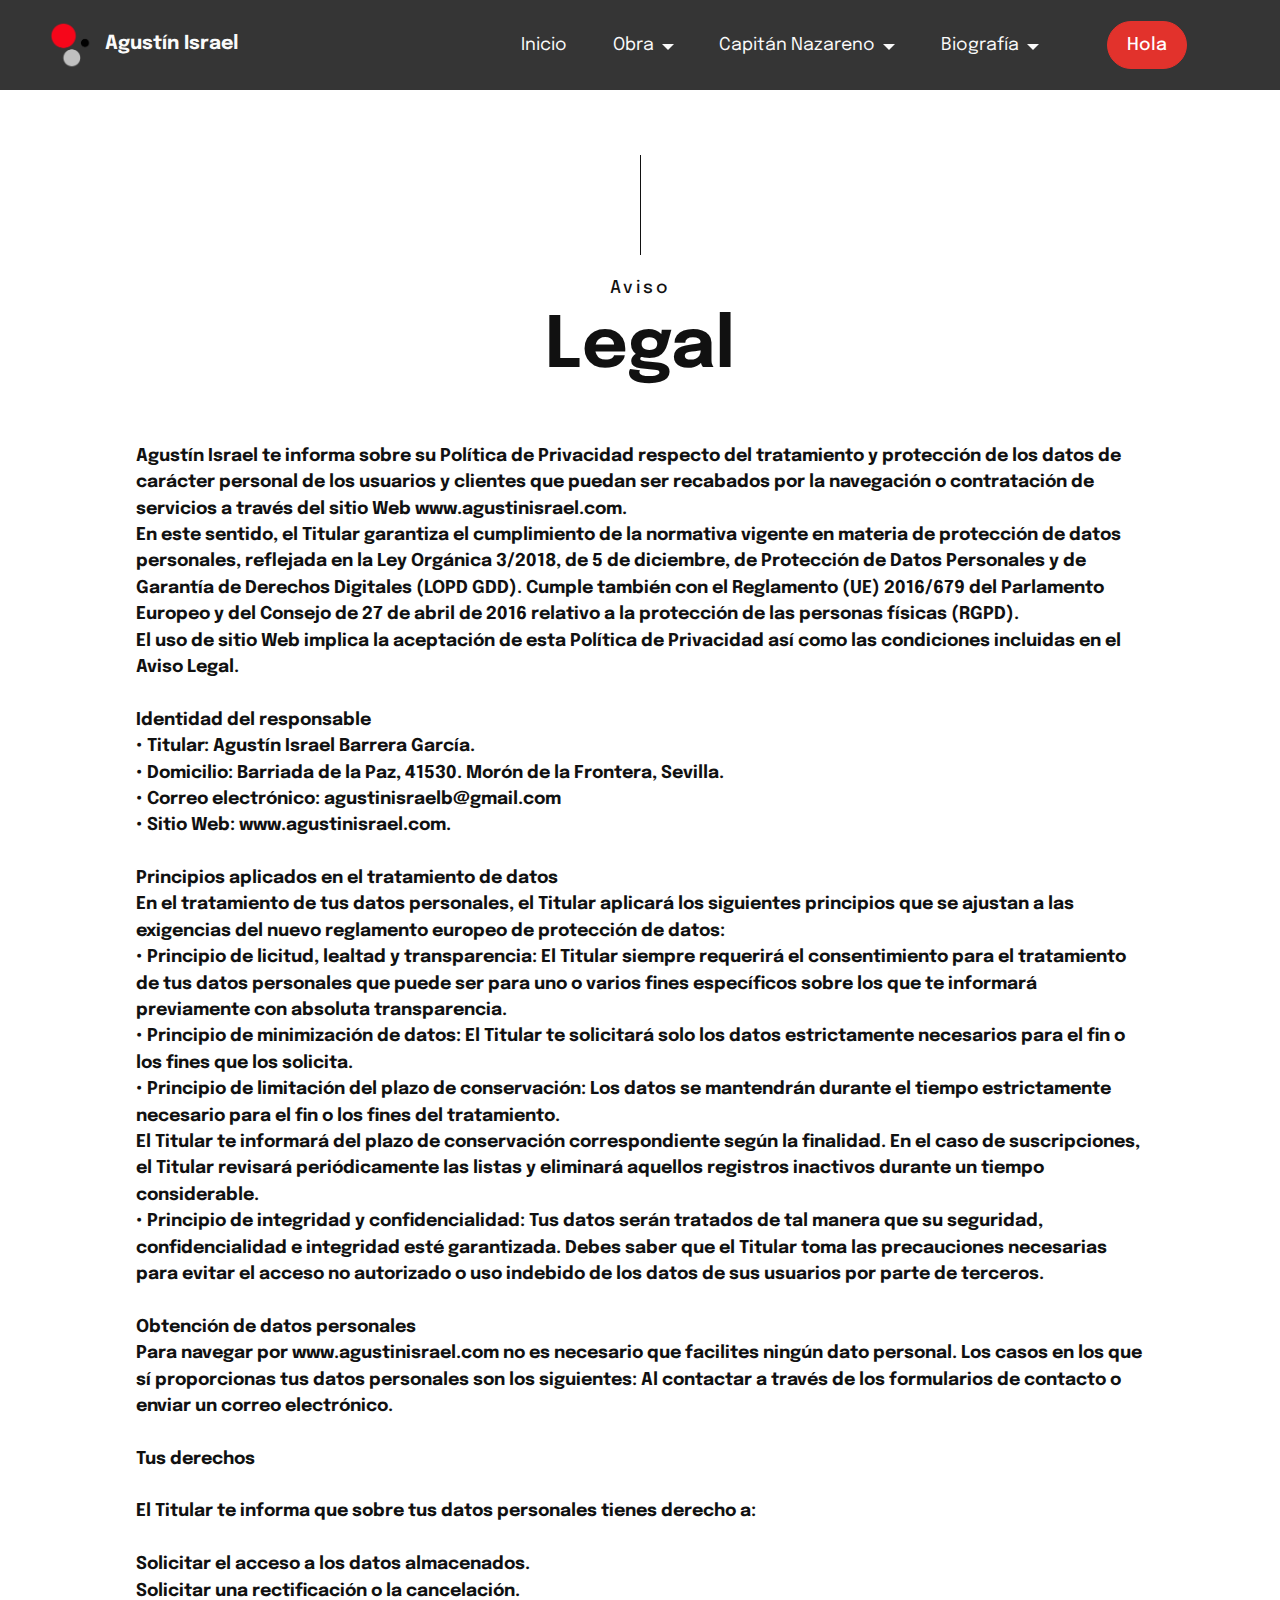
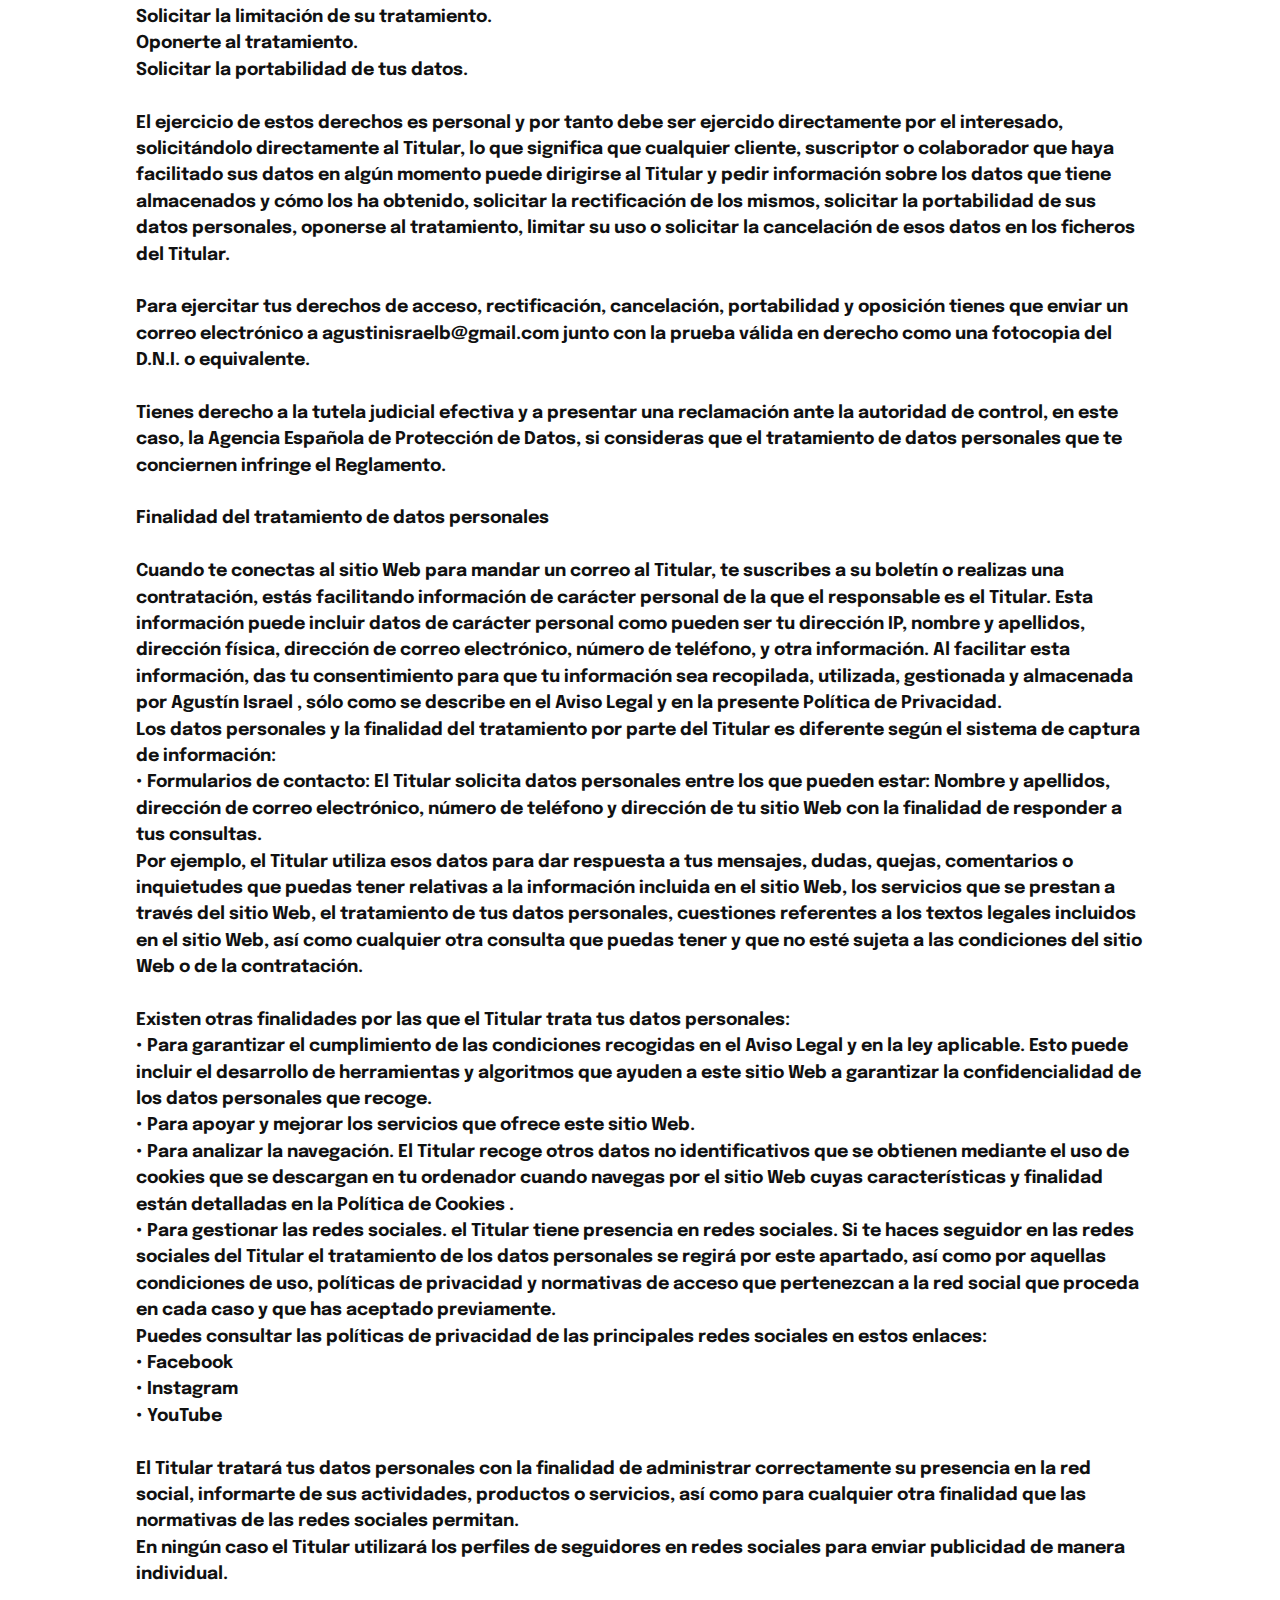
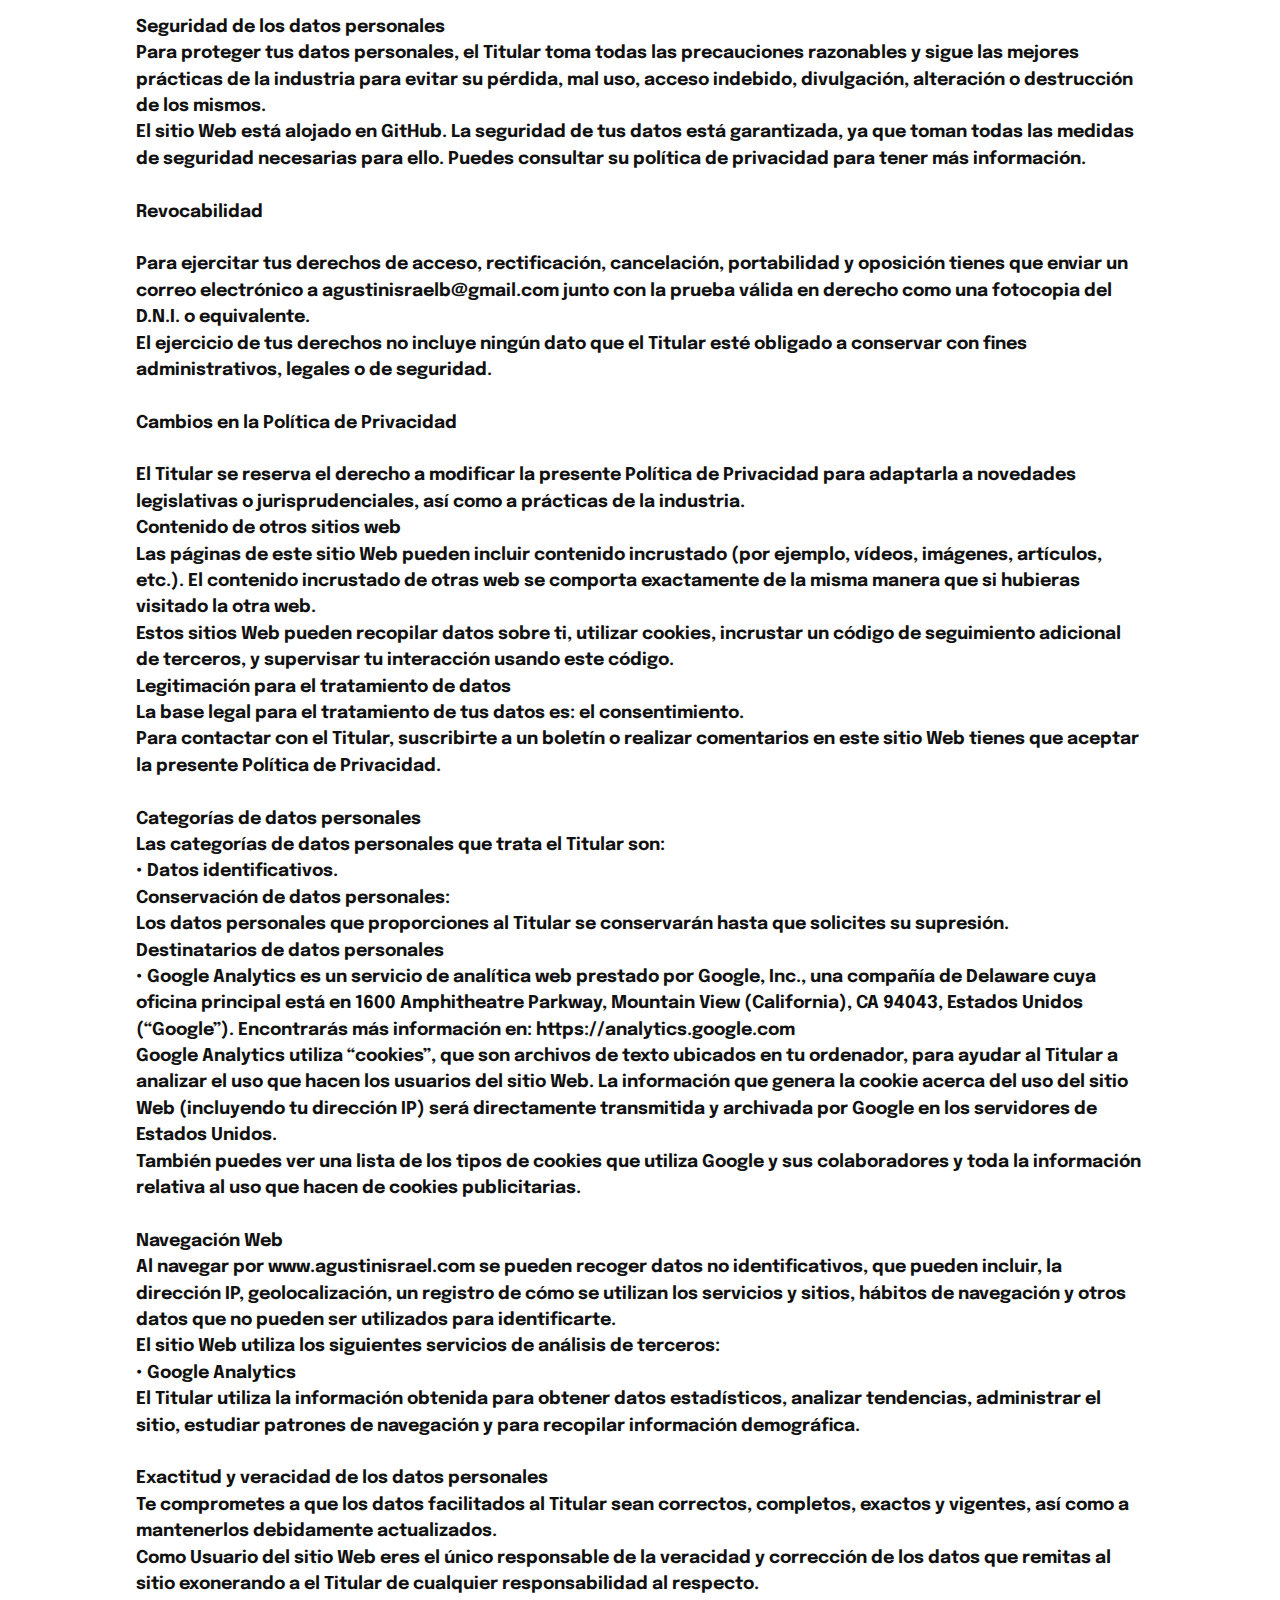
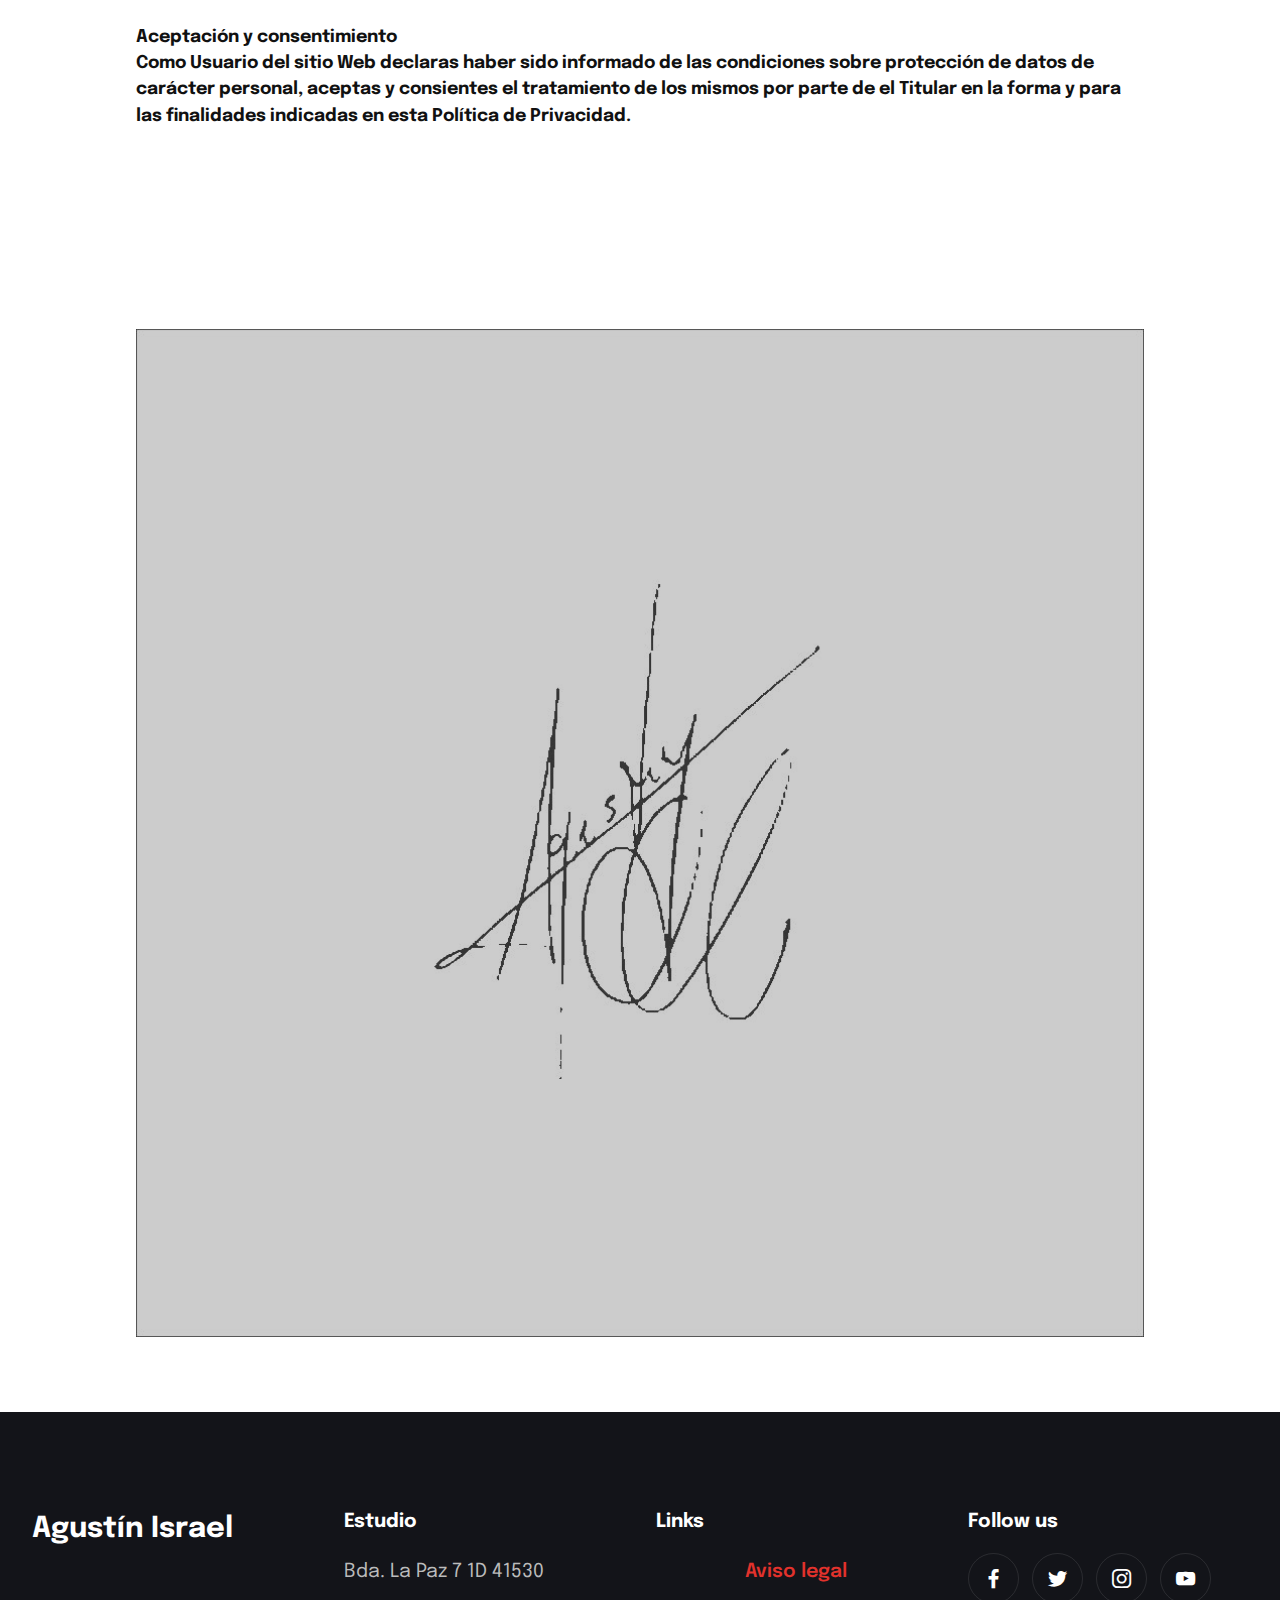
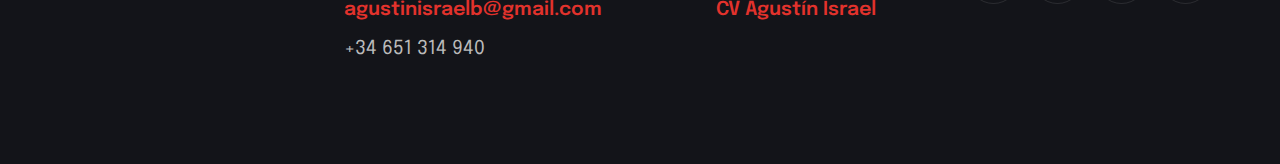
<file: aviso-legal.html>
<!DOCTYPE html>
<html  >
<head>
  
  <meta charset="UTF-8">
  <meta http-equiv="X-UA-Compatible" content="IE=edge">
  
  <meta name="twitter:card" content="summary_large_image"/>
  <meta name="twitter:image:src" content="">
  <meta property="og:image" content="">
  <meta name="twitter:title" content="Aviso legal">
  <meta name="viewport" content="width=device-width, initial-scale=1, minimum-scale=1">
  <link rel="shortcut icon" href="assets/images/agustinisrael-logo-96x105.png" type="image/x-icon">
  <meta name="description" content="">
  
  
  <title>Aviso legal</title>
  <link rel="stylesheet" href="assets/tether/tether.min.css">
  <link rel="stylesheet" href="assets/bootstrap/css/bootstrap.min.css">
  <link rel="stylesheet" href="assets/bootstrap/css/bootstrap-grid.min.css">
  <link rel="stylesheet" href="assets/bootstrap/css/bootstrap-reboot.min.css">
    <link rel="stylesheet" href="assets/dropdown/css/style.css">
  <link rel="stylesheet" href="assets/socicon/css/styles.css">
  <link rel="stylesheet" href="assets/theme/css/style.css">
  <link rel="preload" href="https://fonts.googleapis.com/css?family=Epilogue:100,200,300,400,500,600,700,800,900,100i,200i,300i,400i,500i,600i,700i,800i,900i&display=swap" as="style" onload="this.onload=null;this.rel='stylesheet'">
  <noscript><link rel="stylesheet" href="https://fonts.googleapis.com/css?family=Epilogue:100,200,300,400,500,600,700,800,900,100i,200i,300i,400i,500i,600i,700i,800i,900i&display=swap"></noscript>
  <link rel="preload" as="style" href="assets/mobirise/css/mbr-additional.css"><link rel="stylesheet" href="assets/mobirise/css/mbr-additional.css" type="text/css">
  
  
  
  
</head>
<body>
  
  <section class="menu menu1 cid-s8WMQIZfEW" once="menu" id="menu1-19">
    

    <nav class="navbar navbar-dropdown navbar-fixed-top navbar-expand-lg">
        <div class="container-fluid">
            <div class="navbar-brand">
                <span class="navbar-logo">
                    <a href="index.html">
                        <img src="assets/images/agustinisrael-logo-96x105.png" alt="Agustín Israel" style="height: 3rem;">
                    </a>
                </span>
                <span class="navbar-caption-wrap"><a class="navbar-caption text-white display-7" href="#">Agustín Israel&nbsp;</a></span>
            </div>
            <button class="navbar-toggler" type="button" data-toggle="collapse" data-target="#navbarSupportedContent" aria-controls="navbarNavAltMarkup" aria-expanded="false" aria-label="Toggle navigation">
                <div class="hamburger">
                    <span></span>
                    <span></span>
                    <span></span>
                    <span></span>
                </div>
            </button>
            <div class="collapse navbar-collapse" id="navbarSupportedContent">
                <ul class="navbar-nav nav-dropdown" data-app-modern-menu="true"><li class="nav-item"><a class="nav-link link text-white text-primary display-4" href="index.html" aria-expanded="false">Inicio</a></li>
                    <li class="nav-item dropdown"><a class="nav-link link text-white dropdown-toggle display-4" href="#" aria-expanded="false" data-toggle="dropdown-submenu">Obra</a><div class="dropdown-menu"><a class="text-white dropdown-item text-primary display-4" href="obra-grafica.html" aria-expanded="false">Obra gráfica</a><a class="text-white dropdown-item text-primary display-4" href="pintura.html" aria-expanded="false">Pintura</a><a class="text-white dropdown-item text-primary display-4" href="escultura-instalaciones.html" aria-expanded="false">Escultura e Instalaciones</a><a class="text-white dropdown-item text-primary display-4" href="grabado.html" aria-expanded="false">Grabado</a><a class="text-white dropdown-item text-primary display-4" href="diseno.html" aria-expanded="false">Diseño</a><a class="text-white dropdown-item text-primary display-4" href="fotografia.html" aria-expanded="false">Fotografía</a></div></li>
                    <li class="nav-item dropdown"><a class="nav-link link text-white text-primary dropdown-toggle display-4" href="#" aria-expanded="false" data-toggle="dropdown-submenu">Capitán Nazareno</a><div class="dropdown-menu"><a class="text-white text-primary dropdown-item display-4" href="capitan-nazareno.html" aria-expanded="false">¿Quién es Capitán Nazareno?</a><a class="text-white text-primary dropdown-item display-4" href="https://www.amazon.es/dp/8409024942/ref=cm_sw_em_r_mt_dp_40VMH77M3YK0F4J39V6V" aria-expanded="false">Comprar Cómic</a><a class="text-white text-primary dropdown-item display-4" href="https://www.latostadora.com/web/capitan_nazareno_mujer_manga_corta_blanca_calidad_premium/1093918" aria-expanded="true">Comprar Camiseta</a></div></li>
                    <li class="nav-item dropdown"><a class="nav-link link text-white dropdown-toggle display-4" href="#" aria-expanded="false" data-toggle="dropdown-submenu">Biografía</a><div class="dropdown-menu"><a class="text-white dropdown-item text-primary display-4" href="assets/files/curriculum-2021.pdf" aria-expanded="false">CV (PDF)</a></div></li></ul>
                
                <div class="navbar-buttons mbr-section-btn"><a class="btn btn-primary display-4" href="mailto:agustinisraelb@gmail.com">Hola</a></div>
            </div>
        </div>
    </nav>
</section>

<section class="content3 cid-sXHIe7bw1h" id="content3-1b">

    

    

    <div class="container">
        <div class="row justify-content-center">
            <div class="mbr-black col-md-12 col-lg-10">
                <div class="title-align align-center">
                    <h3 class="mbr-section-subtitle mbr-semibold align-center mbr-light mbr-fonts-style display-4">Aviso</h3>
                </div>
                <h1 class="mbr-section-title align-center mbr-bold pb-5 mbr-fonts-style display-2">Legal</h1>
                <h2 class="mbr-section-title align-left mbr-bold pb-3 mbr-fonts-style display-4">Agustín Israel te informa sobre su Política de Privacidad respecto del tratamiento y protección de los datos de carácter personal de los usuarios y clientes que puedan ser recabados por la navegación o contratación de servicios a través del sitio Web www.agustinisrael.com.&nbsp;<div>En este sentido, el Titular garantiza el cumplimiento de la normativa vigente en materia de protección de datos personales, reflejada en la Ley Orgánica 3/2018, de 5 de diciembre, de Protección de Datos Personales y de Garantía de Derechos Digitales (LOPD GDD). Cumple también con el Reglamento (UE) 2016/679 del Parlamento Europeo y del Consejo de 27 de abril de 2016 relativo a la protección de las personas físicas (RGPD).&nbsp;</div><div>El uso de sitio Web implica la aceptación de esta Política de Privacidad así como las condiciones incluidas en el Aviso Legal.&nbsp;</div><div><span style="font-weight: normal;"><br></span></div><div>Identidad del responsable</div><div>• Titular: Agustín Israel Barrera García.</div><div>• Domicilio: Barriada de la Paz, 41530. Morón de la Frontera, Sevilla.&nbsp;</div><div>• Correo electrónico: agustinisraelb@gmail.com</div><div>• Sitio Web: www.agustinisrael.com.</div><div><span style="font-weight: normal;"><br></span></div><div>Principios aplicados en el tratamiento de datos</div><div>En el tratamiento de tus datos personales, el Titular aplicará los siguientes principios que se ajustan a las exigencias del nuevo reglamento europeo de protección de datos:&nbsp;</div><div>• Principio de licitud, lealtad y transparencia: El Titular siempre requerirá el consentimiento para el tratamiento de tus datos personales que puede ser para uno o varios fines específicos sobre los que te informará previamente con absoluta transparencia.&nbsp;</div><div>• Principio de minimización de datos: El Titular te solicitará solo los datos estrictamente necesarios para el fin o los fines que los solicita.&nbsp;</div><div>• Principio de limitación del plazo de conservación: Los datos se mantendrán durante el tiempo estrictamente necesario para el fin o los fines del tratamiento.&nbsp;</div><div>El Titular te informará del plazo de conservación correspondiente según la finalidad. En el caso de suscripciones, el Titular revisará periódicamente las listas y eliminará aquellos registros inactivos durante un tiempo considerable.&nbsp;</div><div>• Principio de integridad y confidencialidad: Tus datos serán tratados de tal manera que su seguridad, confidencialidad e integridad esté garantizada. Debes saber que el Titular toma las precauciones necesarias para evitar el acceso no autorizado o uso indebido de los datos de sus usuarios por parte de terceros.&nbsp;</div><div><span style="font-weight: normal;"><br></span></div><div>Obtención de datos personales</div><div>Para navegar por www.agustinisrael.com no es necesario que facilites ningún dato personal. Los casos en los que sí proporcionas tus datos personales son los siguientes: Al contactar a través de los formularios de contacto o enviar un correo electrónico.</div><div><span style="font-weight: normal;"><br></span></div><div>Tus derechos</div><div><span style="font-weight: normal;"><br></span></div><div>El Titular te informa que sobre tus datos personales tienes derecho a:</div><div><span style="font-weight: normal;"><br></span></div><div>Solicitar el acceso a los datos almacenados.</div><div>Solicitar una rectificación o la cancelación.</div><div>Solicitar la limitación de su tratamiento.</div><div>Oponerte al tratamiento.</div><div>Solicitar la portabilidad de tus datos.</div><div><span style="font-weight: normal;"><br></span></div><div>El ejercicio de estos derechos es personal y por tanto debe ser ejercido directamente por el interesado, solicitándolo directamente al Titular, lo que significa que cualquier cliente, suscriptor o colaborador que haya facilitado sus datos en algún momento puede dirigirse al Titular y pedir información sobre los datos que tiene almacenados y cómo los ha obtenido, solicitar la rectificación de los mismos, solicitar la portabilidad de sus datos personales, oponerse al tratamiento, limitar su uso o solicitar la cancelación de esos datos en los ficheros del Titular.</div><div><span style="font-weight: normal;"><br></span></div><div>Para ejercitar tus derechos de acceso, rectificación, cancelación, portabilidad y oposición tienes que enviar un correo electrónico a agustinisraelb@gmail.com junto con la prueba válida en derecho como una fotocopia del D.N.I. o equivalente.</div><div><span style="font-weight: normal;"><br></span></div><div>Tienes derecho a la tutela judicial efectiva y a presentar una reclamación ante la autoridad de control, en este caso, la Agencia Española de Protección de Datos, si consideras que el tratamiento de datos personales que te conciernen infringe el Reglamento.</div><div><span style="font-weight: normal;"><br></span></div><div>Finalidad del tratamiento de datos personales</div><div><span style="font-weight: normal;"><br></span></div><div>Cuando te conectas al sitio Web para mandar un correo al Titular, te suscribes a su boletín o realizas una contratación, estás facilitando información de carácter personal de la que el responsable es el Titular. Esta información puede incluir datos de carácter personal como pueden ser tu dirección IP, nombre y apellidos, dirección física, dirección de correo electrónico, número de teléfono, y otra información. Al facilitar esta información, das tu consentimiento para que tu información sea recopilada, utilizada, gestionada y almacenada por Agustín Israel , sólo como se describe en el Aviso Legal y en la presente Política de Privacidad.&nbsp;</div><div>Los datos personales y la finalidad del tratamiento por parte del Titular es diferente según el sistema de captura de información:&nbsp;</div><div>• Formularios de contacto: El Titular solicita datos personales entre los que pueden estar: Nombre y apellidos, dirección de correo electrónico, número de teléfono y dirección de tu sitio Web con la finalidad de responder a tus consultas.&nbsp;</div><div>Por ejemplo, el Titular utiliza esos datos para dar respuesta a tus mensajes, dudas, quejas, comentarios o inquietudes que puedas tener relativas a la información incluida en el sitio Web, los servicios que se prestan a través del sitio Web, el tratamiento de tus datos personales, cuestiones referentes a los textos legales incluidos en el sitio Web, así como cualquier otra consulta que puedas tener y que no esté sujeta a las condiciones del sitio Web o de la contratación.&nbsp;</div><div><span style="font-weight: normal;"><br></span></div><div>Existen otras finalidades por las que el Titular trata tus datos personales:&nbsp;</div><div>• Para garantizar el cumplimiento de las condiciones recogidas en el Aviso Legal y en la ley aplicable. Esto puede incluir el desarrollo de herramientas y algoritmos que ayuden a este sitio Web a garantizar la confidencialidad de los datos personales que recoge.&nbsp;</div><div>• Para apoyar y mejorar los servicios que ofrece este sitio Web.&nbsp;</div><div>• Para analizar la navegación. El Titular recoge otros datos no identificativos que se obtienen mediante el uso de cookies que se descargan en tu ordenador cuando navegas por el sitio Web cuyas características y finalidad están detalladas en la Política de Cookies .&nbsp;</div><div>• Para gestionar las redes sociales. el Titular tiene presencia en redes sociales. Si te haces seguidor en las redes sociales del Titular el tratamiento de los datos personales se regirá por este apartado, así como por aquellas condiciones de uso, políticas de privacidad y normativas de acceso que pertenezcan a la red social que proceda en cada caso y que has aceptado previamente.&nbsp;</div><div>Puedes consultar las políticas de privacidad de las principales redes sociales en estos enlaces:&nbsp;</div><div>• Facebook</div><div>• Instagram</div><div>• YouTube</div><div><span style="font-weight: normal;"><br></span></div><div>El Titular tratará tus datos personales con la finalidad de administrar correctamente su presencia en la red social, informarte de sus actividades, productos o servicios, así como para cualquier otra finalidad que las normativas de las redes sociales permitan.&nbsp;</div><div>En ningún caso el Titular utilizará los perfiles de seguidores en redes sociales para enviar publicidad de manera individual.&nbsp;</div><div><span style="font-weight: normal;"><br></span></div><div>Seguridad de los datos personales</div><div>Para proteger tus datos personales, el Titular toma todas las precauciones razonables y sigue las mejores prácticas de la industria para evitar su pérdida, mal uso, acceso indebido, divulgación, alteración o destrucción de los mismos.&nbsp;</div><div>El sitio Web está alojado en GitHub. La seguridad de tus datos está garantizada, ya que toman todas las medidas de seguridad necesarias para ello. Puedes consultar su política de privacidad para tener más información.&nbsp;</div><div><span style="font-weight: normal;"><br></span></div><div>Revocabilidad&nbsp;</div><div><span style="font-weight: normal;"><br></span></div><div>Para ejercitar tus derechos de acceso, rectificación, cancelación, portabilidad y oposición tienes que enviar un correo electrónico a agustinisraelb@gmail.com junto con la prueba válida en derecho como una fotocopia del D.N.I. o equivalente.&nbsp;</div><div>El ejercicio de tus derechos no incluye ningún dato que el Titular esté obligado a conservar con fines administrativos, legales o de seguridad.&nbsp;</div><div><span style="font-weight: normal;"><br></span></div><div>Cambios en la Política de Privacidad&nbsp;</div><div><span style="font-weight: normal;"><br></span></div><div>El Titular se reserva el derecho a modificar la presente Política de Privacidad para adaptarla a novedades legislativas o jurisprudenciales, así como a prácticas de la industria.&nbsp;</div><div>Contenido de otros sitios web</div><div>Las páginas de este sitio Web pueden incluir contenido incrustado (por ejemplo, vídeos, imágenes, artículos, etc.). El contenido incrustado de otras web se comporta exactamente de la misma manera que si hubieras visitado la otra web.&nbsp;</div><div>Estos sitios Web pueden recopilar datos sobre ti, utilizar cookies, incrustar un código de seguimiento adicional de terceros, y supervisar tu interacción usando este código.&nbsp;</div><div>Legitimación para el tratamiento de datos</div><div>La base legal para el tratamiento de tus datos es: el consentimiento.&nbsp;</div><div>Para contactar con el Titular, suscribirte a un boletín o realizar comentarios en este sitio Web tienes que aceptar la presente Política de Privacidad.&nbsp;</div><div><span style="font-weight: normal;"><br></span></div><div>Categorías de datos personales&nbsp;</div><div>Las categorías de datos personales que trata el Titular son:&nbsp;</div><div>• Datos identificativos.&nbsp;</div><div>Conservación de datos personales:</div><div>Los datos personales que proporciones al Titular se conservarán hasta que solicites su supresión.&nbsp;</div><div>Destinatarios de datos personales</div><div>• Google Analytics es un servicio de analítica web prestado por Google, Inc., una compañía de Delaware cuya oficina principal está en 1600 Amphitheatre Parkway, Mountain View (California), CA 94043, Estados Unidos (“Google”). Encontrarás más información en: https://analytics.google.com&nbsp;</div><div>Google Analytics utiliza “cookies”, que son archivos de texto ubicados en tu ordenador, para ayudar al Titular a analizar el uso que hacen los usuarios del sitio Web. La información que genera la cookie acerca del uso del sitio Web (incluyendo tu dirección IP) será directamente transmitida y archivada por Google en los servidores de Estados Unidos.&nbsp;</div><div>También puedes ver una lista de los tipos de cookies que utiliza Google y sus colaboradores y toda la información relativa al uso que hacen de cookies publicitarias.&nbsp;</div><div><span style="font-weight: normal;"><br></span></div><div>Navegación Web</div><div>Al navegar por www.agustinisrael.com se pueden recoger datos no identificativos, que pueden incluir, la dirección IP, geolocalización, un registro de cómo se utilizan los servicios y sitios, hábitos de navegación y otros datos que no pueden ser utilizados para identificarte.&nbsp;</div><div>El sitio Web utiliza los siguientes servicios de análisis de terceros:&nbsp;</div><div>• Google Analytics&nbsp;</div><div>El Titular utiliza la información obtenida para obtener datos estadísticos, analizar tendencias, administrar el sitio, estudiar patrones de navegación y para recopilar información demográfica.&nbsp;</div><div><span style="font-weight: normal;"><br></span></div><div>Exactitud y veracidad de los datos personales</div><div>Te comprometes a que los datos facilitados al Titular sean correctos, completos, exactos y vigentes, así como a mantenerlos debidamente actualizados.&nbsp;</div><div>Como Usuario del sitio Web eres el único responsable de la veracidad y corrección de los datos que remitas al sitio exonerando a el Titular de cualquier responsabilidad al respecto.&nbsp;</div><div><span style="font-weight: normal;"><br></span></div><div>Aceptación y consentimiento</div><div>Como Usuario del sitio Web declaras haber sido informado de las condiciones sobre protección de datos de carácter personal, aceptas y consientes el tratamiento de los mismos por parte de el Titular en la forma y para las finalidades indicadas en esta Política de Privacidad.&nbsp;&nbsp;</div></h2>
                <p class="mbr-text pb-3 align-left mbr-fonts-style display-7"><br><br> 
<br><br>
<br></p>

                <div class="img-align align-center">
                    <img class="signature" src="assets/images/firma-agustin-israel-1000x1000.jpg" alt="Agustín Israel">
                </div>

            </div>
        </div>
    </div>
</section>

<section class="footer1 cid-s8XrZLYKE9" once="footers" id="footer01-1a">

    
    
    <div class="container">
        <div class="row mbr-white align-left">
            <div class="col-12 col-md-6 col-lg-3">
                <h5 class="mbr-section-subtitle mbr-fonts-style mb-2 display-5">
                    <strong>Agustín Israel</strong></h5>

            </div>
            <div class="col-12 col-md-6 col-lg-3">
                <h5 class="mbr-section-subtitle mbr-fonts-style mb-3 display-7"><strong>Estudio</strong></h5>
                <ul class="list mbr-fonts-style display-7">

                    <li class="mbr-text item-wrap">Bda. La Paz 7 1D 41530</li><li class="mbr-text item-wrap"><a href="mailto:agustinisraelb@gmail.com" class="text-primary" style="font-size: 1.2rem; background-color: rgb(19, 20, 25); display: inline !important;">agustinisraelb@gmail.com</a></li><a href="mailto:agustinisraelb@gmail.com" class="text-primary">
                    </a><li class="mbr-text item-wrap">+34 651 314 940</li>
                </ul>
            </div>
            <div class="col-12 col-md-6 col-lg-3">
                <h5 class="mbr-section-subtitle mbr-fonts-style mb-3 display-7">
                    <strong>Links</strong></h5>
                <ul class="list mbr-fonts-style display-7">
                    <li class="mbr-text item-wrap"><a href="aviso-legal.html" class="text-primary">Aviso legal</a></li><a href="aviso-legal.html" class="text-primary">
                    </a><li class="mbr-text item-wrap"><a href="assets/files/curriculum-2021.pdf" class="text-primary">CV Agustín Israel</a></li><a href="assets/files/curriculum-2021.pdf" class="text-primary">
                    </a><li class="mbr-text item-wrap"><br></li>
                </ul>
            </div>
            <div class="col-12 col-md-6 col-lg-3">
                <h5 class="mbr-section-subtitle mbr-fonts-style mb-3 display-7">
                    <strong>Follow us</strong></h5>

                <div class="social-row display-7">
                    <div class="soc-item">
                        <a href="https://www.facebook.com/Agust%C3%ADn-Israel-Barrera-Garc%C3%ADa-291927840856075" target="_blank">
                            <span class="mbr-iconfont socicon-facebook socicon"></span>
                        </a>
                    </div>
                    <div class="soc-item">
                        <a href="https://twitter.com/agustinisraelbg" target="_blank">
                            <span class="mbr-iconfont socicon-twitter socicon"></span>
                        </a>
                    </div>
                    <div class="soc-item">
                        <a href="https://www.instagram.com/agustinisrael/?hl=es" target="_blank">
                            <span class="mbr-iconfont socicon-instagram socicon"></span>
                        </a>
                    </div>
                    <div class="soc-item">
                        <a href="https://www.youtube.com/channel/UC0J80xAvbh36Kk90tRvTO-A" target="_blank">
                            <span class="mbr-iconfont socicon-youtube socicon"></span>
                        </a>
                    </div>
                </div>
            </div>
        </div>
    </div>
</section>


<script src="assets/web/assets/jquery/jquery.min.js"></script>
  <script src="assets/popper/popper.min.js"></script>
  <script src="assets/tether/tether.min.js"></script>
  <script src="assets/bootstrap/js/bootstrap.min.js"></script>
  <script src="assets/smoothscroll/smooth-scroll.js"></script>
      <script src="assets/dropdown/js/nav-dropdown.js"></script>
  <script src="assets/dropdown/js/navbar-dropdown.js"></script>
  <script src="assets/touchswipe/jquery.touch-swipe.min.js"></script>
  <script src="assets/theme/js/script.js"></script>
  
  
  
 <div id="scrollToTop" class="scrollToTop mbr-arrow-up"><a style="text-align: center;"><i class="mbr-arrow-up-icon mbr-arrow-up-icon-cm cm-icon cm-icon-smallarrow-up"></i></a></div>
  </body>
</html>
</file>
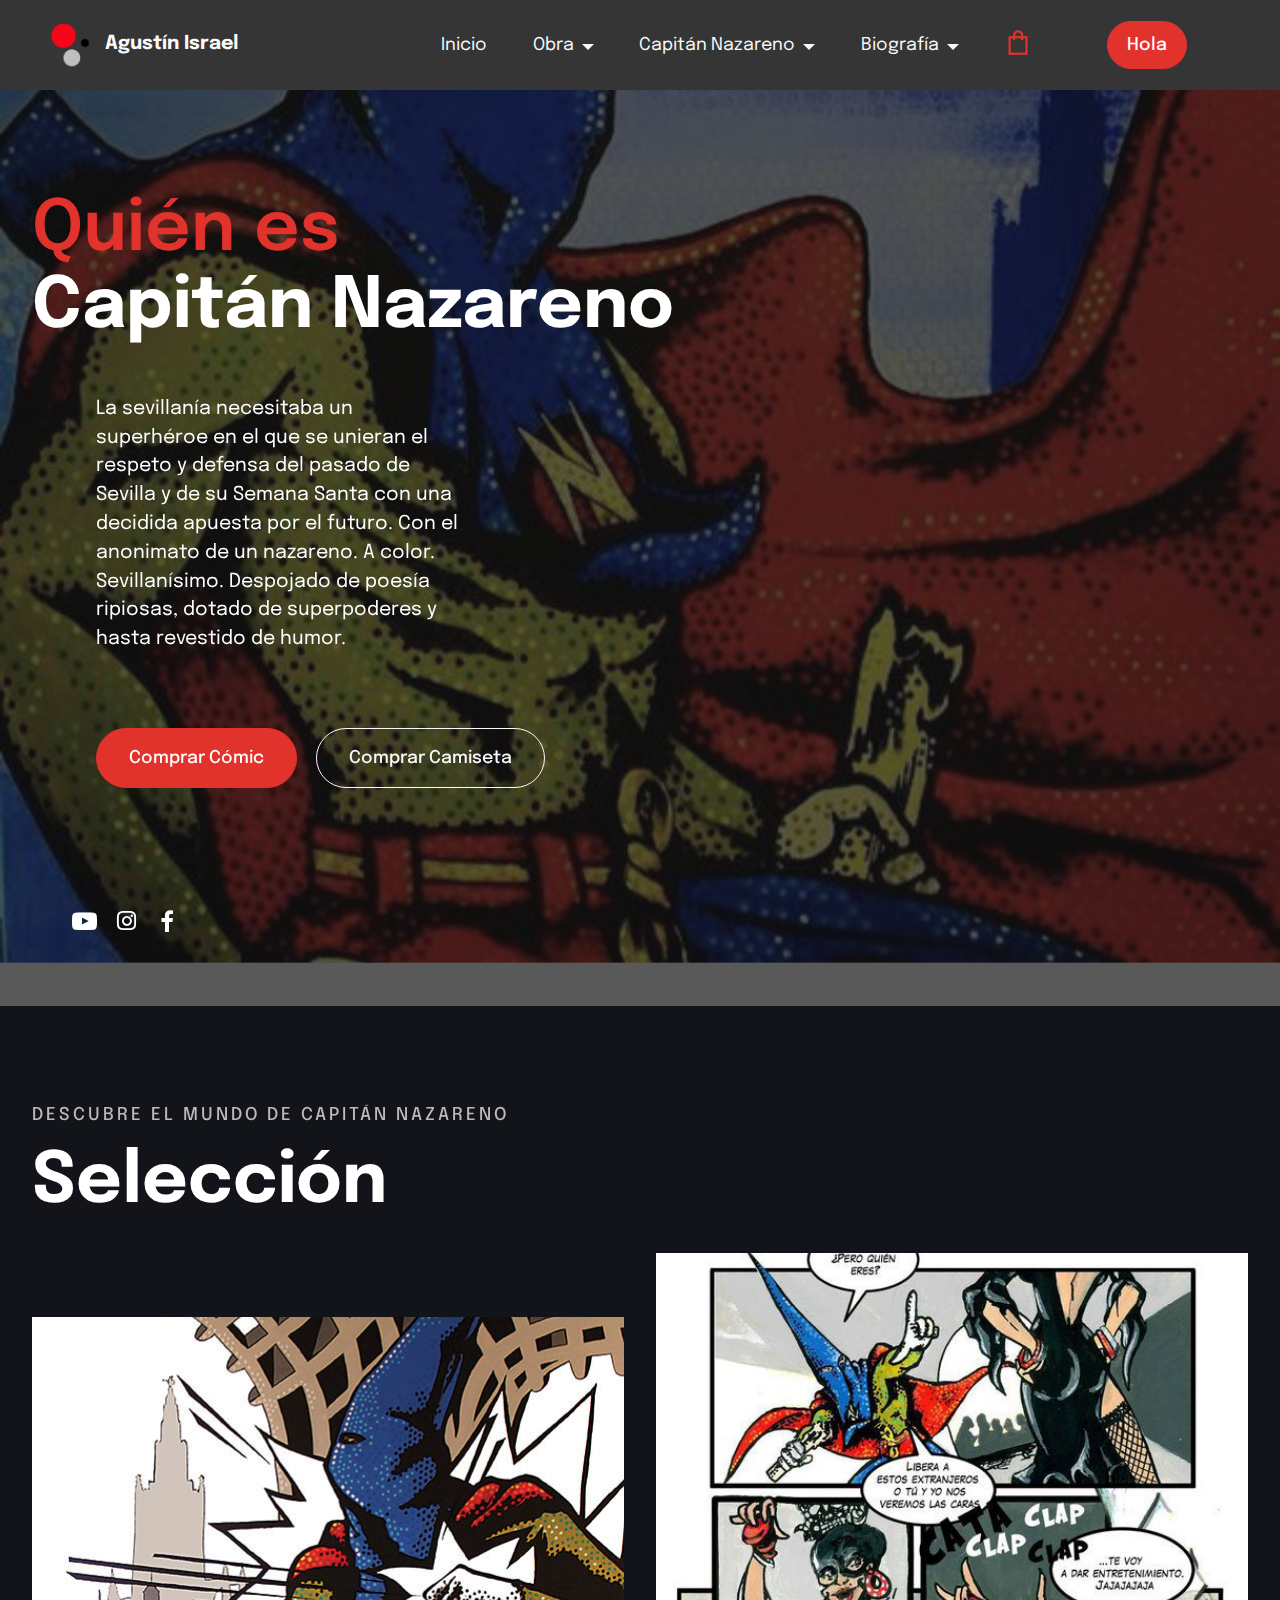
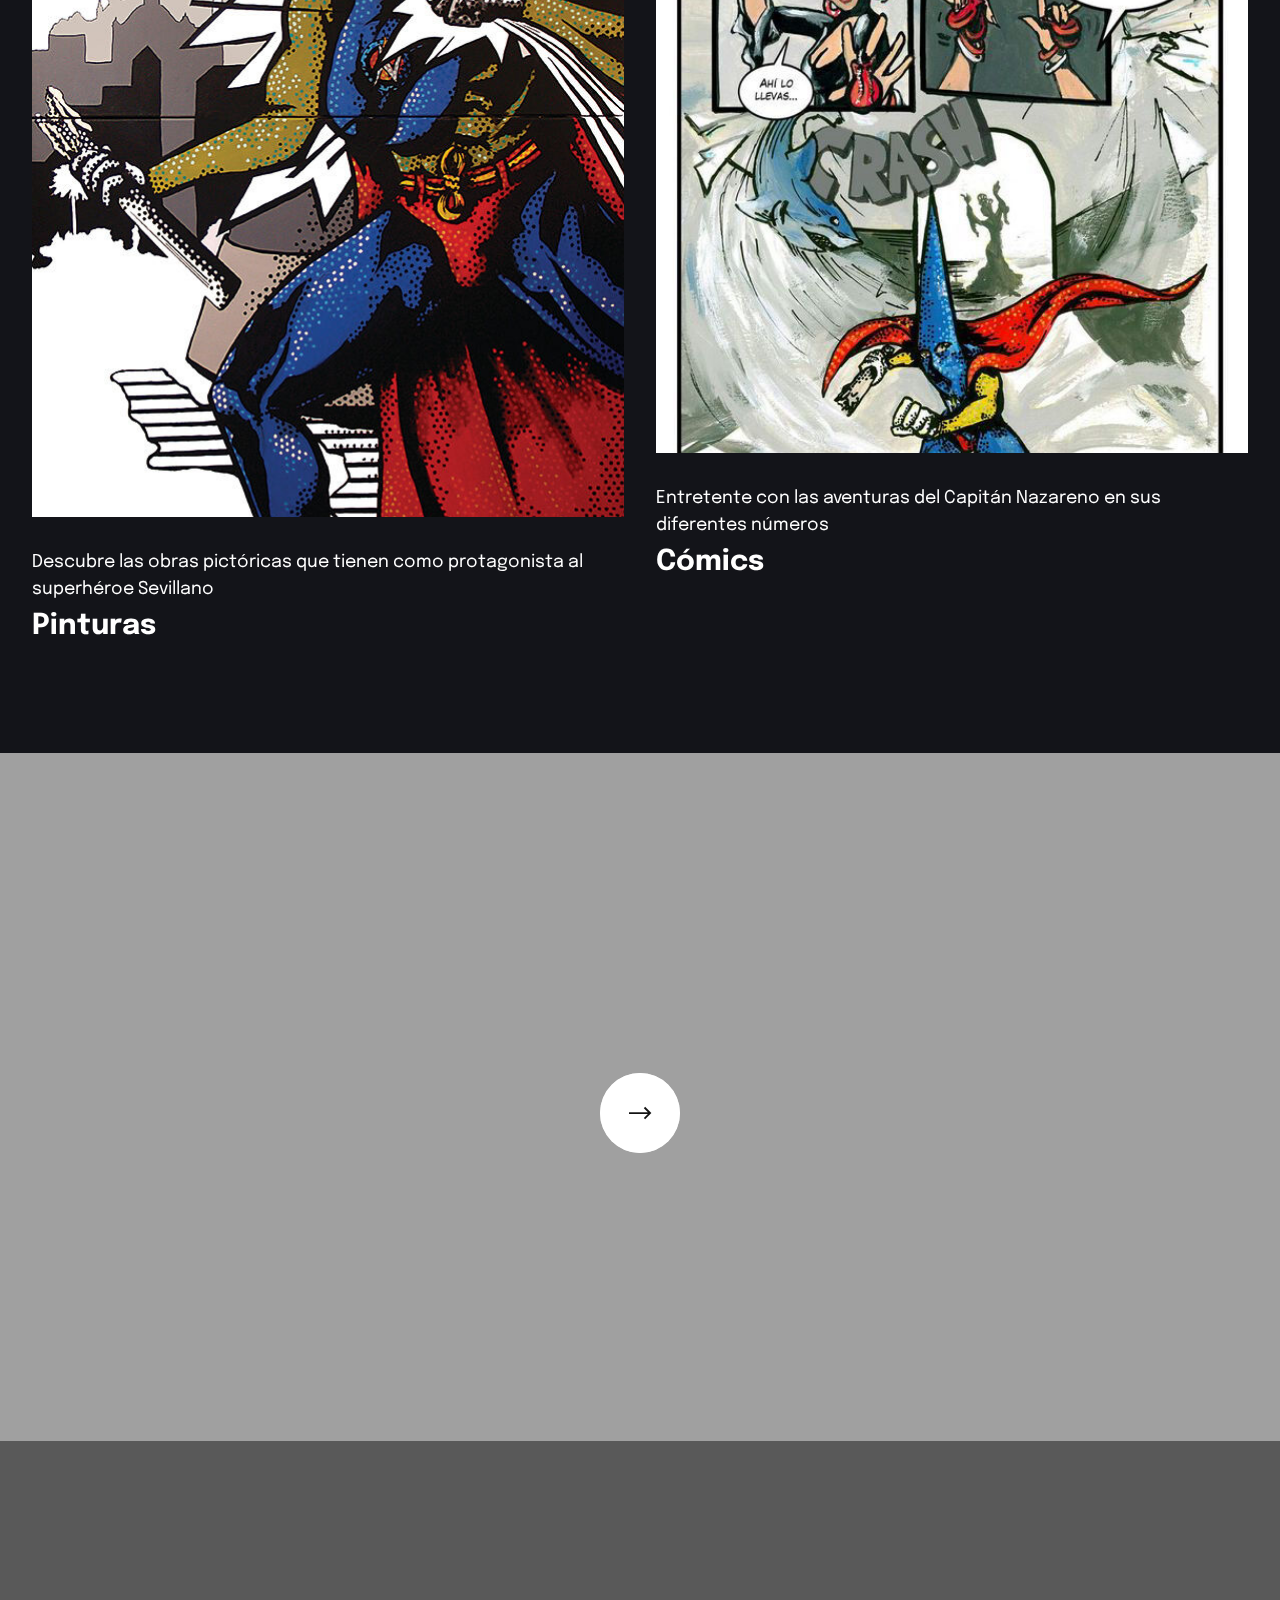
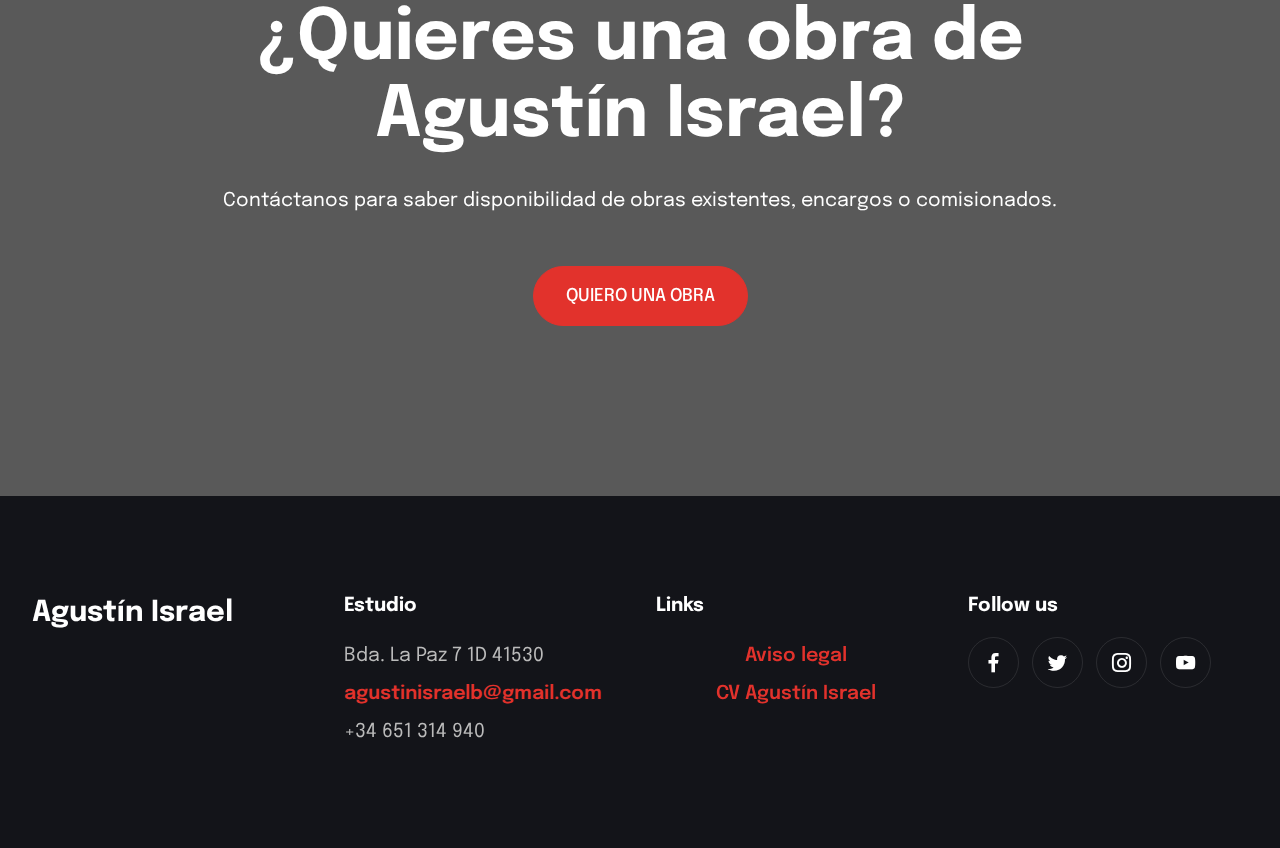
<file: capitan-nazareno.html>
<!DOCTYPE html>
<html  >
<head>
  
  <meta charset="UTF-8">
  <meta http-equiv="X-UA-Compatible" content="IE=edge">
  
  <meta name="twitter:card" content="summary_large_image"/>
  <meta name="twitter:image:src" content="">
  <meta property="og:image" content="">
  <meta name="twitter:title" content="Capitán Nazareno">
  <meta name="viewport" content="width=device-width, initial-scale=1, minimum-scale=1">
  <link rel="shortcut icon" href="assets/images/agustinisrael-logo-96x105.png" type="image/x-icon">
  <meta name="description" content="La sevillanía necesitaba un superhéroe en el que se unieran el respeto y defensa del pasado de Sevilla y de su Semana Santa con una decidida apuesta por el futuro. Con el anonimato de un nazareno. A color. Sevillanísimo. Despojado de poesía ripiosas, dotado de superpoderes y hasta revestido de humor.">
  
  
  <title>Capitán Nazareno</title>
  <link rel="stylesheet" href="assets/web/assets/mobirise-icons2/mobirise2.css">
  <link rel="stylesheet" href="assets/tether/tether.min.css">
  <link rel="stylesheet" href="assets/bootstrap/css/bootstrap.min.css">
  <link rel="stylesheet" href="assets/bootstrap/css/bootstrap-grid.min.css">
  <link rel="stylesheet" href="assets/bootstrap/css/bootstrap-reboot.min.css">
    <link rel="stylesheet" href="assets/dropdown/css/style.css">
  <link rel="stylesheet" href="assets/socicon/css/styles.css">
  <link rel="stylesheet" href="assets/theme/css/style.css">
  <link rel="preload" href="https://fonts.googleapis.com/css?family=Epilogue:100,200,300,400,500,600,700,800,900,100i,200i,300i,400i,500i,600i,700i,800i,900i&display=swap" as="style" onload="this.onload=null;this.rel='stylesheet'">
  <noscript><link rel="stylesheet" href="https://fonts.googleapis.com/css?family=Epilogue:100,200,300,400,500,600,700,800,900,100i,200i,300i,400i,500i,600i,700i,800i,900i&display=swap"></noscript>
  <link rel="preload" as="style" href="assets/mobirise/css/mbr-additional.css"><link rel="stylesheet" href="assets/mobirise/css/mbr-additional.css" type="text/css">
  
  
  
  
</head>
<body>
  
  <section class="menu menu1 cid-sXHjsX2y6K" once="menu" id="menu1-14">
    

    <nav class="navbar navbar-dropdown navbar-fixed-top navbar-expand-lg">
        <div class="container-fluid">
            <div class="navbar-brand">
                <span class="navbar-logo">
                    <a href="index.html">
                        <img src="assets/images/agustinisrael-logo-96x105.png" alt="Agustín Israel" style="height: 3rem;">
                    </a>
                </span>
                <span class="navbar-caption-wrap"><a class="navbar-caption text-white display-7" href="#">Agustín Israel&nbsp;</a></span>
            </div>
            <button class="navbar-toggler" type="button" data-toggle="collapse" data-target="#navbarSupportedContent" aria-controls="navbarNavAltMarkup" aria-expanded="false" aria-label="Toggle navigation">
                <div class="hamburger">
                    <span></span>
                    <span></span>
                    <span></span>
                    <span></span>
                </div>
            </button>
            <div class="collapse navbar-collapse" id="navbarSupportedContent">
                <ul class="navbar-nav nav-dropdown" data-app-modern-menu="true"><li class="nav-item"><a class="nav-link link text-white text-primary display-4" href="index.html" aria-expanded="false">Inicio</a></li>
                    <li class="nav-item dropdown"><a class="nav-link link text-white dropdown-toggle display-4" href="#" aria-expanded="false" data-toggle="dropdown-submenu">Obra</a><div class="dropdown-menu"><a class="text-white dropdown-item text-primary display-4" href="obra-grafica.html" aria-expanded="false">Obra gráfica</a><a class="text-white dropdown-item text-primary display-4" href="pintura.html" aria-expanded="false">Pintura</a><a class="text-white dropdown-item text-primary display-4" href="escultura-instalaciones.html" aria-expanded="false">Escultura e Instalaciones</a><a class="text-white dropdown-item text-primary display-4" href="grabado.html" aria-expanded="false">Grabado</a><a class="text-white dropdown-item text-primary display-4" href="diseno.html" aria-expanded="false">Diseño</a><a class="text-white dropdown-item text-primary display-4" href="fotografia.html" aria-expanded="false">Fotografía</a></div></li>
                    <li class="nav-item dropdown"><a class="nav-link link text-white text-primary dropdown-toggle display-4" href="#" aria-expanded="false" data-toggle="dropdown-submenu">Capitán Nazareno</a><div class="dropdown-menu"><a class="text-white text-primary dropdown-item display-4" href="capitan-nazareno.html" aria-expanded="false">¿Quién es Capitán Nazareno?</a><a class="text-white text-primary dropdown-item display-4" href="http://www.floggy.app/agustinisrael" aria-expanded="false">Comprar Cómic</a><a class="text-white text-primary dropdown-item display-4" href="https://www.latostadora.com/web/capitan_nazareno_mujer_manga_corta_blanca_calidad_premium/1093918" aria-expanded="false">Comprar Camiseta</a></div></li>
                    <li class="nav-item dropdown"><a class="nav-link link text-white dropdown-toggle display-4" href="#" aria-expanded="false" data-toggle="dropdown-submenu">Biografía</a><div class="dropdown-menu"><a class="text-white dropdown-item text-primary display-4" href="assets/files/curriculum-2021.pdf" aria-expanded="false">CV (PDF)</a></div></li></ul>
                <div class="icons-menu">
                    <a class="iconfont-wrapper" href="http://www.floggy.app/agustinisrael" target="_blank">
                        <span class="p-2 mbr-iconfont mobi-mbri-shopping-bag mobi-mbri"></span>
                    </a>
                    
                    
                    
                </div>
                <div class="navbar-buttons mbr-section-btn"><a class="btn btn-primary display-4" href="mailto:agustinisraelb@gmail.com">Hola</a></div>
            </div>
        </div>
    </nav>
</section>

<section class="header1 cid-sXHnw5ElWl mbr-parallax-background" id="header01-16">
    
    <div class="mbr-overlay" style="opacity: 0.7; background-color: rgb(18, 18, 18);"></div>
    <div class="align-center container">
        <div class="row">
            <div class="col-12 col-md-12 col-lg-12">
                
                <h1 class="mbr-section-title align-left mbr-fonts-style mb-5 display-2"><a href="#" class="text-primary" style="">Quién es</a><br><strong>Capitán Nazareno</strong></h1>
                <p class="mbr-text align-left mbr-fonts-style pb-5 display-7">La sevillanía necesitaba un superhéroe en el que se unieran el respeto y defensa del pasado de Sevilla y de su Semana Santa con una decidida apuesta por el futuro. Con el anonimato de un nazareno. A color. Sevillanísimo. Despojado de poesía ripiosas, dotado de superpoderes y hasta revestido de humor.<br></p>
                <div class="align-left mbr-section-btn"><a class="btn btn-lg btn-primary display-4" href="http://www.floggy.app/agustinisrael">Comprar Cómic</a> <a class="btn btn-lg btn-white-outline display-4" href="https://www.latostadora.com/web/capitan_nazareno_mujer_manga_corta_blanca_calidad_premium/1093918">Comprar Camiseta</a></div>
            </div>
        </div>
    </div>
    <div class="icons-wrapper">
        <div class="icon-wrapper">
            <a href="https://www.youtube.com/user/CAPITANNAZARENO"><span class="mbr-iconfont socicon-youtube socicon" style="font-size: 25px;"></span></a>
        </div>
        <div class="icon-wrapper">
            <a href="https://www.instagram.com/capitannazareno/"><span class="mbr-iconfont socicon-instagram socicon"></span></a>
        </div>
        <div class="icon-wrapper">
            <a href="https://www.facebook.com/CapitanNazareno/"><span class="mbr-iconfont socicon-facebook socicon" style="font-size: 22px;"></span></a>
        </div>
        
        
    </div>
</section>

<section class="features11 cid-sXHoFjcQFA" id="features011-17">
    

    
    <div class="container">
        <div class="row justify-content-center">
            <div class="col-12 title col-md-12 col-lg-12">
                <h2 class="mbr-section-subtitle align-left mbr-fonts-style mb-3 display-4">DESCUBRE EL MUNDO DE CAPITÁN NAZARENO</h2>
                <h1 class="mbr-section-title align-left mbr-fonts-style mb-2 display-2"><strong>Selección</strong></h1>
                <p class="mbr-text align-left mbr-fonts-style pb-2 display-7"></p>
                
            </div>
            <div class="col-sm-6 col-lg-6 col-md-12 md-pb">
                <div class="card-wrap card2">
                    <div class="image-wrap">
                        <a href="https://www.pinterest.es/agustinisraelbg/capit%C3%A1n-nazareno/"><img src="assets/images/agustinisrael-capitan-nazareno-591x1163.jpg" alt="Pinturas"></a>
                    </div>
                    <div class="content-wrap">
                        <h5 class="mbr-section-title card-title mbr-fonts-style align-left display-4">Descubre las obras pictóricas que tienen como protagonista al superhéroe Sevillano</h5>
                        <h6 class="mbr-role mbr-fonts-style align-left mb-2 display-5"><strong>Pinturas</strong></h6>
                        
                    </div>
                </div>
            </div>
            <div class="col-sm-6 col-lg-6 col-md-12">
                <div class="card-wrap">
                    <div class="image-wrap">
                        <a href="https://www.pinterest.es/agustinisraelbg/c%C3%B3mics/"><img src="assets/images/agustin-israel-capitan-nazareno-feria-563x859.jpg" alt="Cómics"></a>
                    </div>
                    <div class="content-wrap">
                        <h5 class="mbr-section-title card-title mbr-fonts-style align-left display-4">Entretente con las aventuras del Capitán Nazareno en sus diferentes números</h5>
                        <h6 class="mbr-role mbr-fonts-style align-left mb-2 display-5"><strong>Cómics</strong></h6>
                        
                    </div>
                </div>
            </div>
        </div>
    </div>
</section>

<section class="video1 cid-sXMCVyVk6Q mbr-parallax-background" id="video01-1g">
    
    <div class="mbr-overlay" style="opacity: 0.4; background-color: rgb(18, 18, 18);">
    </div>
    <div class="align-center container">
        <div class="mbr-section-head">
            
            
        </div>
        <div class="row justify-content-center mt-4">
            <div class="col-12 col-lg-">
                <div class="box">
                    <div class="mbr-media show-modal align-center" data-modal=".modalWindow">
                        <div class="icon-wrap">
                            <a class="" href="#"><span class="mbr-iconfont mobi-mbri-right mobi-mbri"></span></a>
                        </div>
                    </div>
                </div>
            </div>
        </div>
    </div>
    <div>
        <div class="modalWindow" style="display: none;">
            <div class="modalWindow-container">
                <div class="modalWindow-video-container">
                    <div class="modalWindow-video">
                        <iframe width="100%" height="100%" frameborder="0" allowfullscreen="1" data-src="https://youtu.be/bWxP0yVMN04"></iframe>
                    </div>
                    <a class="close" role="button" data-dismiss="modal">
                        <span aria-hidden="true" class="mbr-iconfont mobi-mbri-close mobi-mbri closeModal"></span>
                        <span class="sr-only">Close</span>
                    </a>
                </div>
            </div>
        </div>
    </div>
</section>

<section class="contacts1 cid-sXHFkPaoTI mbr-parallax-background" id="contacts01-18">
    
    <div class="mbr-overlay" style="opacity: 0.7; background-color: rgb(18, 18, 18);"></div>
    <div class="align-center container">
        <div class="row justify-content-center">
            <div class="col-12 col-md-12 col-lg-10">
                
                <h1 class="mbr-section-title align-left mbr-fonts-style mb-4 display-2"><strong>¿Quieres una obra de Agustín Israel?</strong></h1>
                <p class="mbr-text align-left mbr-fonts-style pb-4 display-7">Contáctanos para saber disponibilidad de obras existentes, encargos o comisionados.</p>
                <div class="align-left mbr-section-btn"><a class="btn btn-lg btn-primary display-4" href="#">QUIERO UNA OBRA</a></div>
            </div>
        </div>
    </div>
</section>

<section class="footer1 cid-sXHjsZsU80" once="footers" id="footer01-15">

    
    
    <div class="container">
        <div class="row mbr-white align-left">
            <div class="col-12 col-md-6 col-lg-3">
                <h5 class="mbr-section-subtitle mbr-fonts-style mb-2 display-5">
                    <strong>Agustín Israel</strong></h5>

            </div>
            <div class="col-12 col-md-6 col-lg-3">
                <h5 class="mbr-section-subtitle mbr-fonts-style mb-3 display-7"><strong>Estudio</strong></h5>
                <ul class="list mbr-fonts-style display-7">

                    <li class="mbr-text item-wrap">Bda. La Paz 7 1D 41530</li><li class="mbr-text item-wrap"><a href="mailto:agustinisraelb@gmail.com" class="text-primary" style="font-size: 1.2rem; background-color: rgb(19, 20, 25); display: inline !important;">agustinisraelb@gmail.com</a></li><a href="mailto:agustinisraelb@gmail.com" class="text-primary">
                    </a><li class="mbr-text item-wrap">+34 651 314 940</li>
                </ul>
            </div>
            <div class="col-12 col-md-6 col-lg-3">
                <h5 class="mbr-section-subtitle mbr-fonts-style mb-3 display-7">
                    <strong>Links</strong></h5>
                <ul class="list mbr-fonts-style display-7">
                    <li class="mbr-text item-wrap"><a href="aviso-legal.html" class="text-primary">Aviso legal</a></li><a href="aviso-legal.html" class="text-primary">
                    </a><li class="mbr-text item-wrap"><a href="assets/files/curriculum-2021.pdf" class="text-primary">CV Agustín Israel</a></li><a href="assets/files/curriculum-2021.pdf" class="text-primary">
                    </a><li class="mbr-text item-wrap"><br></li>
                </ul>
            </div>
            <div class="col-12 col-md-6 col-lg-3">
                <h5 class="mbr-section-subtitle mbr-fonts-style mb-3 display-7">
                    <strong>Follow us</strong></h5>

                <div class="social-row display-7">
                    <div class="soc-item">
                        <a href="https://www.facebook.com/Agust%C3%ADn-Israel-Barrera-Garc%C3%ADa-291927840856075" target="_blank">
                            <span class="mbr-iconfont socicon-facebook socicon"></span>
                        </a>
                    </div>
                    <div class="soc-item">
                        <a href="https://twitter.com/agustinisraelbg" target="_blank">
                            <span class="mbr-iconfont socicon-twitter socicon"></span>
                        </a>
                    </div>
                    <div class="soc-item">
                        <a href="https://www.instagram.com/agustinisrael/?hl=es" target="_blank">
                            <span class="mbr-iconfont socicon-instagram socicon"></span>
                        </a>
                    </div>
                    <div class="soc-item">
                        <a href="https://www.youtube.com/channel/UC0J80xAvbh36Kk90tRvTO-A" target="_blank">
                            <span class="mbr-iconfont socicon-youtube socicon"></span>
                        </a>
                    </div>
                </div>
            </div>
        </div>
    </div>
</section>


<script src="assets/web/assets/jquery/jquery.min.js"></script>
  <script src="assets/popper/popper.min.js"></script>
  <script src="assets/tether/tether.min.js"></script>
  <script src="assets/bootstrap/js/bootstrap.min.js"></script>
  <script src="assets/smoothscroll/smooth-scroll.js"></script>
      <script src="assets/dropdown/js/nav-dropdown.js"></script>
  <script src="assets/dropdown/js/navbar-dropdown.js"></script>
  <script src="assets/touchswipe/jquery.touch-swipe.min.js"></script>
  <script src="assets/parallax/jarallax.min.js"></script>
  <script src="assets/playervimeo/vimeo_player.js"></script>
  <script src="assets/theme/js/script.js"></script>
  
  
  
 <div id="scrollToTop" class="scrollToTop mbr-arrow-up"><a style="text-align: center;"><i class="mbr-arrow-up-icon mbr-arrow-up-icon-cm cm-icon cm-icon-smallarrow-up"></i></a></div>
  </body>
</html>
</file>
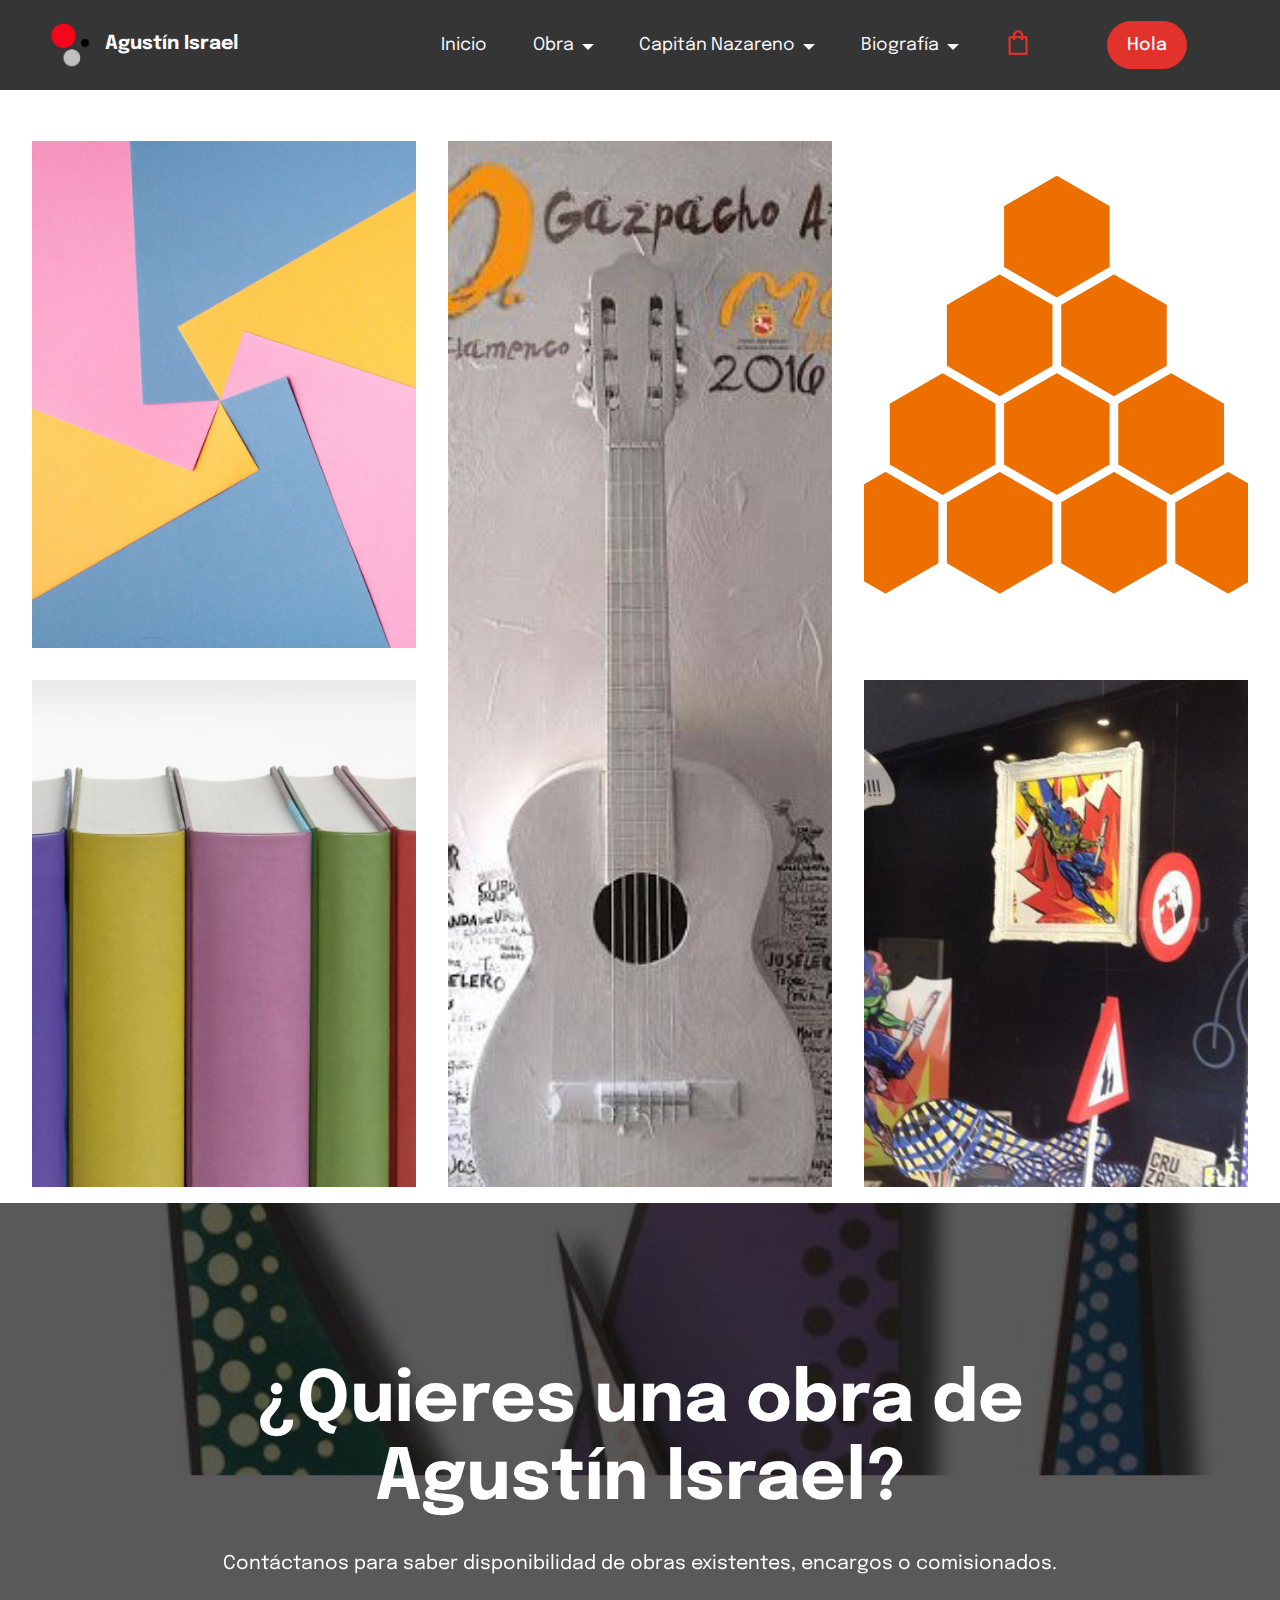
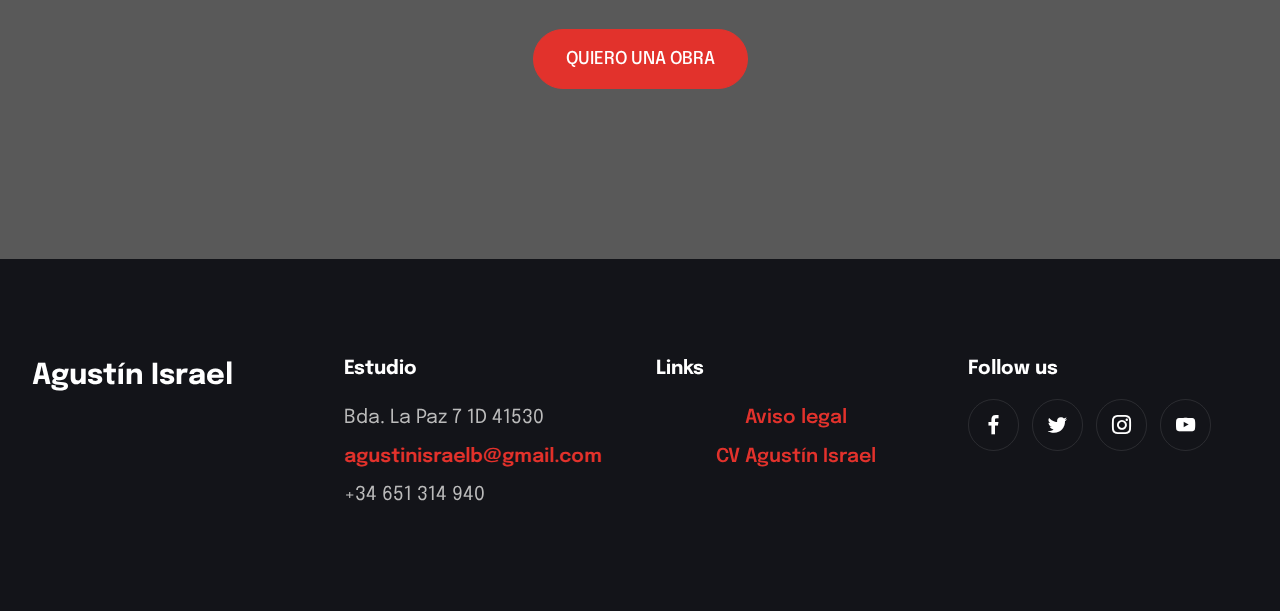
<file: diseno.html>
<!DOCTYPE html>
<html  >
<head>
  
  <meta charset="UTF-8">
  <meta http-equiv="X-UA-Compatible" content="IE=edge">
  
  <meta name="twitter:card" content="summary_large_image"/>
  <meta name="twitter:image:src" content="">
  <meta property="og:image" content="">
  <meta name="twitter:title" content="Diseño">
  <meta name="viewport" content="width=device-width, initial-scale=1, minimum-scale=1">
  <link rel="shortcut icon" href="assets/images/agustinisrael-logo-96x105.png" type="image/x-icon">
  <meta name="description" content="">
  
  
  <title>Diseño</title>
  <link rel="stylesheet" href="assets/web/assets/mobirise-icons2/mobirise2.css">
  <link rel="stylesheet" href="assets/tether/tether.min.css">
  <link rel="stylesheet" href="assets/bootstrap/css/bootstrap.min.css">
  <link rel="stylesheet" href="assets/bootstrap/css/bootstrap-grid.min.css">
  <link rel="stylesheet" href="assets/bootstrap/css/bootstrap-reboot.min.css">
    <link rel="stylesheet" href="assets/dropdown/css/style.css">
  <link rel="stylesheet" href="assets/socicon/css/styles.css">
  <link rel="stylesheet" href="assets/theme/css/style.css">
  <link rel="preload" href="https://fonts.googleapis.com/css?family=Epilogue:100,200,300,400,500,600,700,800,900,100i,200i,300i,400i,500i,600i,700i,800i,900i&display=swap" as="style" onload="this.onload=null;this.rel='stylesheet'">
  <noscript><link rel="stylesheet" href="https://fonts.googleapis.com/css?family=Epilogue:100,200,300,400,500,600,700,800,900,100i,200i,300i,400i,500i,600i,700i,800i,900i&display=swap"></noscript>
  <link rel="preload" as="style" href="assets/mobirise/css/mbr-additional.css"><link rel="stylesheet" href="assets/mobirise/css/mbr-additional.css" type="text/css">
  
  
  
  
</head>
<body>
  
  <section class="menu menu1 cid-sXHjsX2y6K" once="menu" id="menu1-z">
    

    <nav class="navbar navbar-dropdown navbar-fixed-top navbar-expand-lg">
        <div class="container-fluid">
            <div class="navbar-brand">
                <span class="navbar-logo">
                    <a href="index.html">
                        <img src="assets/images/agustinisrael-logo-96x105.png" alt="Agustín Israel" style="height: 3rem;">
                    </a>
                </span>
                <span class="navbar-caption-wrap"><a class="navbar-caption text-white display-7" href="#">Agustín Israel&nbsp;</a></span>
            </div>
            <button class="navbar-toggler" type="button" data-toggle="collapse" data-target="#navbarSupportedContent" aria-controls="navbarNavAltMarkup" aria-expanded="false" aria-label="Toggle navigation">
                <div class="hamburger">
                    <span></span>
                    <span></span>
                    <span></span>
                    <span></span>
                </div>
            </button>
            <div class="collapse navbar-collapse" id="navbarSupportedContent">
                <ul class="navbar-nav nav-dropdown" data-app-modern-menu="true"><li class="nav-item"><a class="nav-link link text-white text-primary display-4" href="index.html" aria-expanded="false">Inicio</a></li>
                    <li class="nav-item dropdown"><a class="nav-link link text-white dropdown-toggle display-4" href="#" aria-expanded="false" data-toggle="dropdown-submenu">Obra</a><div class="dropdown-menu"><a class="text-white dropdown-item text-primary display-4" href="obra-grafica.html" aria-expanded="false">Obra gráfica</a><a class="text-white dropdown-item text-primary display-4" href="pintura.html" aria-expanded="false">Pintura</a><a class="text-white dropdown-item text-primary display-4" href="escultura-instalaciones.html" aria-expanded="false">Escultura e Instalaciones</a><a class="text-white dropdown-item text-primary display-4" href="grabado.html" aria-expanded="false">Grabado</a><a class="text-white dropdown-item text-primary display-4" href="diseno.html" aria-expanded="false">Diseño</a><a class="text-white dropdown-item text-primary display-4" href="fotografia.html" aria-expanded="false">Fotografía</a></div></li>
                    <li class="nav-item dropdown"><a class="nav-link link text-white text-primary dropdown-toggle display-4" href="#" aria-expanded="false" data-toggle="dropdown-submenu">Capitán Nazareno</a><div class="dropdown-menu"><a class="text-white text-primary dropdown-item display-4" href="capitan-nazareno.html" aria-expanded="false">¿Quién es Capitán Nazareno?</a><a class="text-white text-primary dropdown-item display-4" href="http://www.floggy.app/agustinisrael" aria-expanded="false">Comprar Cómic</a><a class="text-white text-primary dropdown-item display-4" href="https://www.latostadora.com/web/capitan_nazareno_mujer_manga_corta_blanca_calidad_premium/1093918" aria-expanded="false">Comprar Camiseta</a></div></li>
                    <li class="nav-item dropdown"><a class="nav-link link text-white dropdown-toggle display-4" href="#" aria-expanded="false" data-toggle="dropdown-submenu">Biografía</a><div class="dropdown-menu"><a class="text-white dropdown-item text-primary display-4" href="assets/files/curriculum-2021.pdf" aria-expanded="false">CV (PDF)</a></div></li></ul>
                <div class="icons-menu">
                    <a class="iconfont-wrapper" href="http://www.floggy.app/agustinisrael" target="_blank">
                        <span class="p-2 mbr-iconfont mobi-mbri-shopping-bag mobi-mbri"></span>
                    </a>
                    
                    
                    
                </div>
                <div class="navbar-buttons mbr-section-btn"><a class="btn btn-primary display-4" href="mailto:agustinisraelb@gmail.com">Hola</a></div>
            </div>
        </div>
    </nav>
</section>

<section class="features2 cid-sXHjsXXQGL" id="features02-10">

    

    
    <div class="container">
        <div class="row">

            <div class="col-lg-4">
                <div class="row">
                    <div class="card p-3 col-12">
                        <div class="card-wrapper">
                            <div class="card-img">
                                <a href="https://www.pinterest.es/agustinisraelbg/dise%C3%B1o/imagen-corporativa/"><img src="assets/images/mbr-889x593.jpg" alt="Imagen Corporativa"></a>
                            </div>
                            <div class="card-box">

                                
                                <p class="mbr-text align-center mbr-white mbr-fonts-style display-5"><strong>Imagen Corporativa</strong></p>
                            </div>
                        </div>
                    </div>
                    <div class="card p-3 col-12">
                        <div class="card-wrapper">
                            <div class="card-img">
                                <a href="https://www.pinterest.es/agustinisraelbg/dise%C3%B1o/dise%C3%B1o-editorial/"><img src="assets/images/mbr-889x488.jpg" alt="Diseño editorial"></a>
                            </div>
                            <div class="card-box">

                                
                                <p class="mbr-text align-center mbr-white mbr-fonts-style display-5"><strong>Diseño Editorial</strong></p>
                            </div>
                        </div>
                    </div>
                </div>
            </div>


            <div class="col-lg-4">
                <div class="row row-center">

                    <div class="card p-3 col-12">
                        <div class="card-wrapper">
                            <div class="card-img">
                                <a href="https://www.pinterest.es/agustinisraelbg/carteles-agust%C3%ADn-israel/"><img src="assets/images/agustinisrael-carteles-358x512.jpg" alt="Carteles"></a>
                            </div>
                            <div class="card-box">

                                
                                <p class="mbr-text align-center mbr-white mbr-fonts-style display-5"><strong>Carteles</strong></p>
                            </div>
                        </div>
                    </div>
                </div>
            </div>


            <div class="col-lg-4">
                <div class="row">
                    <div class="card p-3 col-12">
                        <div class="card-wrapper">
                            <div class="card-img">
                                <a href="https://www.pinterest.es/agustinisraelbg/dise%C3%B1o/infografias/"><img src="assets/images/mbr-889x889.png" alt="infografía"></a>
                            </div>
                            <div class="card-box">

                                
                                <p class="mbr-text align-center mbr-white mbr-fonts-style display-5"><strong>Infografías</strong></p>
                            </div>
                        </div>
                    </div>
                    <div class="card p-3 col-12">
                        <div class="card-wrapper">
                            <div class="card-img">
                                <a href="https://www.pinterest.es/agustinisraelbg/dise%C3%B1o/escaparatismo/"><img src="assets/images/agustin-israel-escaparatismo-564x423.jpg" alt="Escaparatismo"></a>
                            </div>
                            <div class="card-box">

                                
                                <p class="mbr-text align-center mbr-white mbr-fonts-style display-5"><strong>Escaparatismo</strong></p>
                            </div>
                        </div>
                    </div>
                </div>
            </div>





        </div>
    </div>
</section>

<section class="contacts1 cid-sXHjsZ7q06 mbr-parallax-background" id="contacts01-12">
    
    <div class="mbr-overlay" style="opacity: 0.7; background-color: rgb(18, 18, 18);"></div>
    <div class="align-center container">
        <div class="row justify-content-center">
            <div class="col-12 col-md-12 col-lg-10">
                
                <h1 class="mbr-section-title align-left mbr-fonts-style mb-4 display-2"><strong>¿Quieres una obra de Agustín Israel?</strong></h1>
                <p class="mbr-text align-left mbr-fonts-style pb-4 display-7">Contáctanos para saber disponibilidad de obras existentes, encargos o comisionados.</p>
                <div class="align-left mbr-section-btn"><a class="btn btn-lg btn-primary display-4" href="#">QUIERO UNA OBRA</a></div>
            </div>
        </div>
    </div>
</section>

<section class="footer1 cid-sXHjsZsU80" once="footers" id="footer01-13">

    
    
    <div class="container">
        <div class="row mbr-white align-left">
            <div class="col-12 col-md-6 col-lg-3">
                <h5 class="mbr-section-subtitle mbr-fonts-style mb-2 display-5">
                    <strong>Agustín Israel</strong></h5>

            </div>
            <div class="col-12 col-md-6 col-lg-3">
                <h5 class="mbr-section-subtitle mbr-fonts-style mb-3 display-7"><strong>Estudio</strong></h5>
                <ul class="list mbr-fonts-style display-7">

                    <li class="mbr-text item-wrap">Bda. La Paz 7 1D 41530</li><li class="mbr-text item-wrap"><a href="mailto:agustinisraelb@gmail.com" class="text-primary" style="font-size: 1.2rem; background-color: rgb(19, 20, 25); display: inline !important;">agustinisraelb@gmail.com</a></li><a href="mailto:agustinisraelb@gmail.com" class="text-primary">
                    </a><li class="mbr-text item-wrap">+34 651 314 940</li>
                </ul>
            </div>
            <div class="col-12 col-md-6 col-lg-3">
                <h5 class="mbr-section-subtitle mbr-fonts-style mb-3 display-7">
                    <strong>Links</strong></h5>
                <ul class="list mbr-fonts-style display-7">
                    <li class="mbr-text item-wrap"><a href="aviso-legal.html" class="text-primary">Aviso legal</a></li><a href="aviso-legal.html" class="text-primary">
                    </a><li class="mbr-text item-wrap"><a href="assets/files/curriculum-2021.pdf" class="text-primary">CV Agustín Israel</a></li><a href="assets/files/curriculum-2021.pdf" class="text-primary">
                    </a><li class="mbr-text item-wrap"><br></li>
                </ul>
            </div>
            <div class="col-12 col-md-6 col-lg-3">
                <h5 class="mbr-section-subtitle mbr-fonts-style mb-3 display-7">
                    <strong>Follow us</strong></h5>

                <div class="social-row display-7">
                    <div class="soc-item">
                        <a href="https://www.facebook.com/Agust%C3%ADn-Israel-Barrera-Garc%C3%ADa-291927840856075" target="_blank">
                            <span class="mbr-iconfont socicon-facebook socicon"></span>
                        </a>
                    </div>
                    <div class="soc-item">
                        <a href="https://twitter.com/agustinisraelbg" target="_blank">
                            <span class="mbr-iconfont socicon-twitter socicon"></span>
                        </a>
                    </div>
                    <div class="soc-item">
                        <a href="https://www.instagram.com/agustinisrael/?hl=es" target="_blank">
                            <span class="mbr-iconfont socicon-instagram socicon"></span>
                        </a>
                    </div>
                    <div class="soc-item">
                        <a href="https://www.youtube.com/channel/UC0J80xAvbh36Kk90tRvTO-A" target="_blank">
                            <span class="mbr-iconfont socicon-youtube socicon"></span>
                        </a>
                    </div>
                </div>
            </div>
        </div>
    </div>
</section>


<script src="assets/web/assets/jquery/jquery.min.js"></script>
  <script src="assets/popper/popper.min.js"></script>
  <script src="assets/tether/tether.min.js"></script>
  <script src="assets/bootstrap/js/bootstrap.min.js"></script>
  <script src="assets/smoothscroll/smooth-scroll.js"></script>
      <script src="assets/dropdown/js/nav-dropdown.js"></script>
  <script src="assets/dropdown/js/navbar-dropdown.js"></script>
  <script src="assets/touchswipe/jquery.touch-swipe.min.js"></script>
  <script src="assets/parallax/jarallax.min.js"></script>
  <script src="assets/theme/js/script.js"></script>
  
  
  
 <div id="scrollToTop" class="scrollToTop mbr-arrow-up"><a style="text-align: center;"><i class="mbr-arrow-up-icon mbr-arrow-up-icon-cm cm-icon cm-icon-smallarrow-up"></i></a></div>
  </body>
</html>
</file>
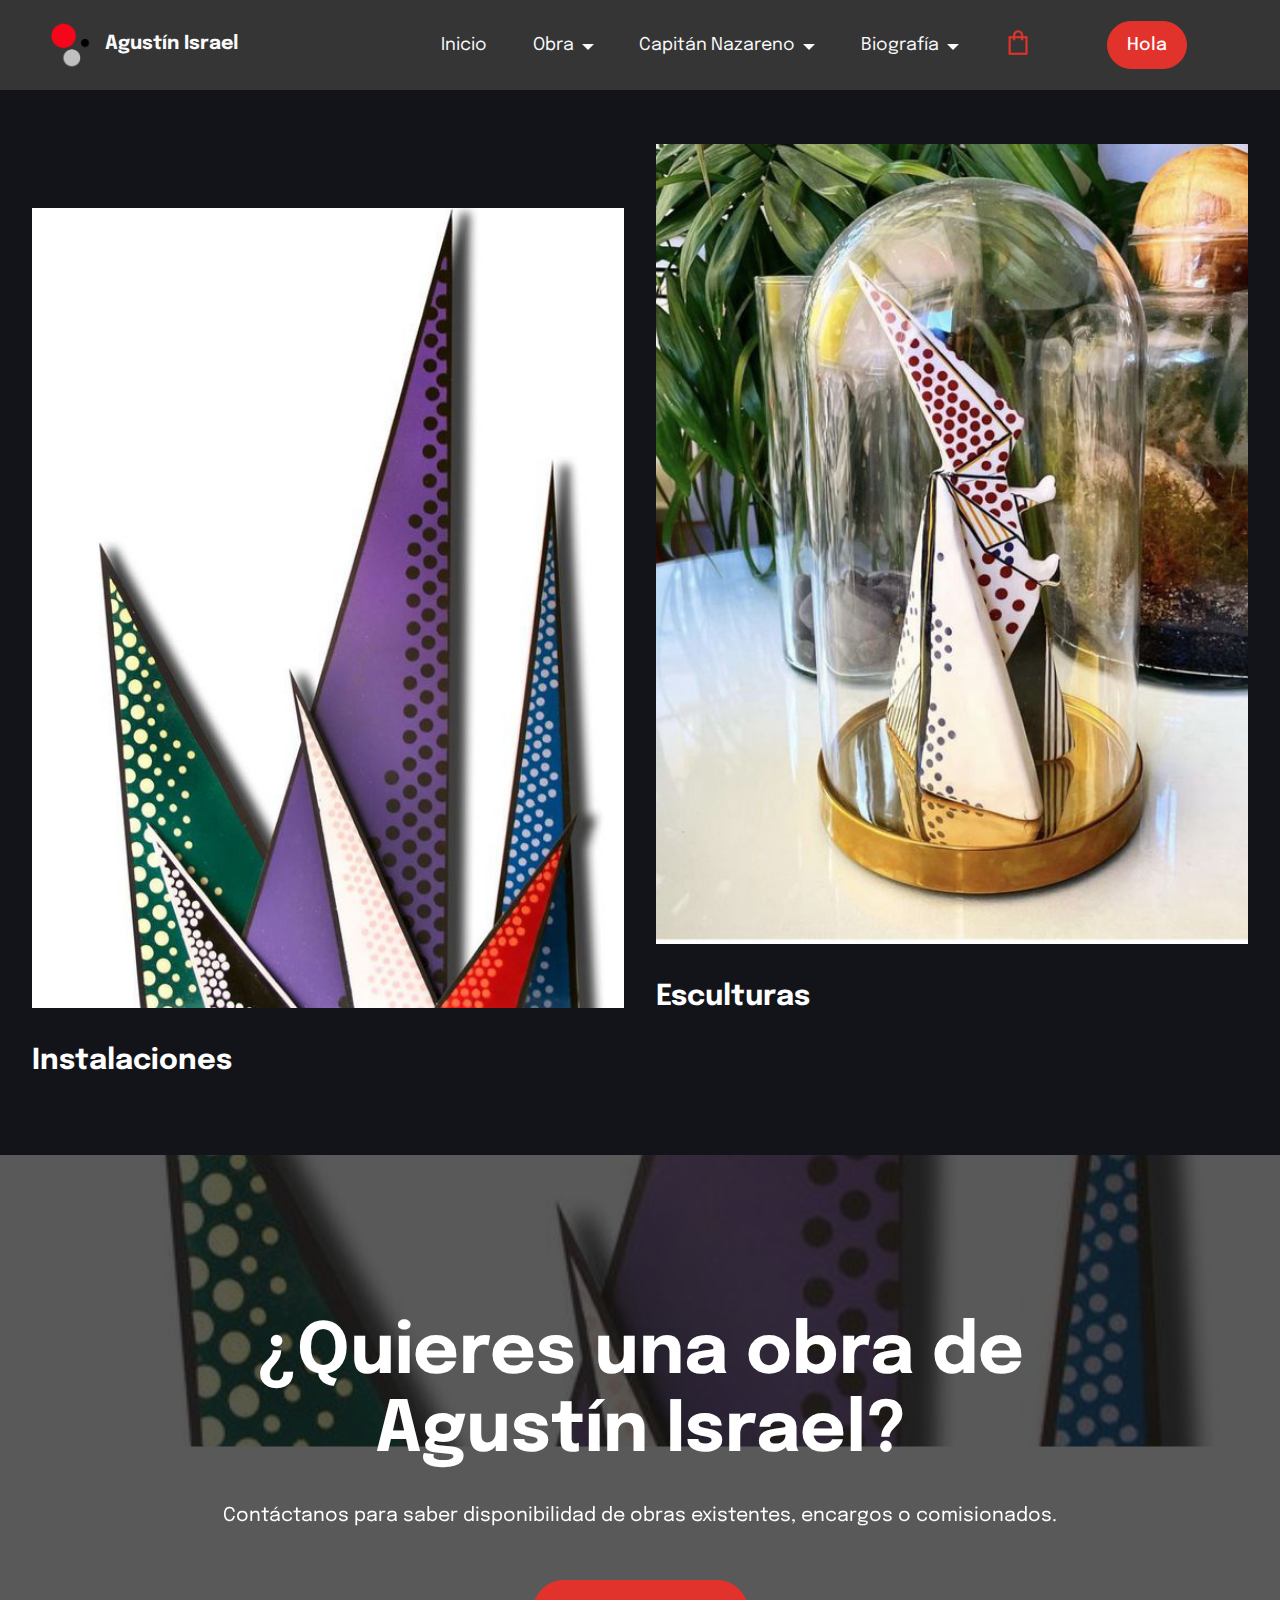
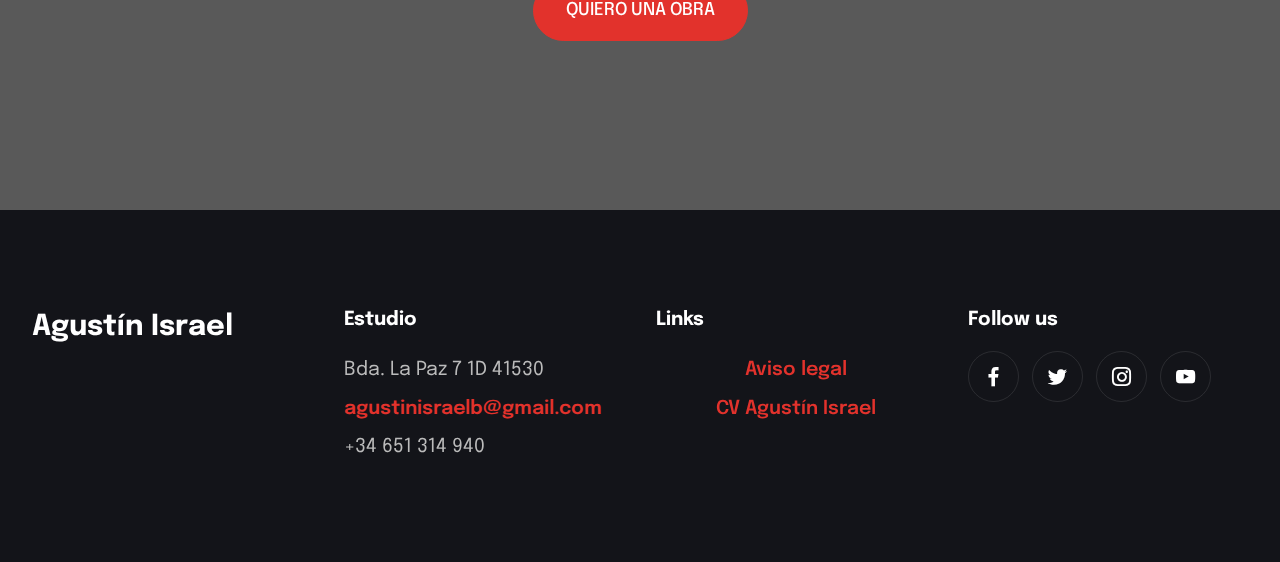
<file: escultura-instalaciones.html>
<!DOCTYPE html>
<html  >
<head>
  
  <meta charset="UTF-8">
  <meta http-equiv="X-UA-Compatible" content="IE=edge">
  
  <meta name="twitter:card" content="summary_large_image"/>
  <meta name="twitter:image:src" content="">
  <meta property="og:image" content="">
  <meta name="twitter:title" content="Escultura e Instalaciones">
  <meta name="viewport" content="width=device-width, initial-scale=1, minimum-scale=1">
  <link rel="shortcut icon" href="assets/images/agustinisrael-logo-96x105.png" type="image/x-icon">
  <meta name="description" content="">
  
  
  <title>Escultura e Instalaciones</title>
  <link rel="stylesheet" href="assets/web/assets/mobirise-icons2/mobirise2.css">
  <link rel="stylesheet" href="assets/tether/tether.min.css">
  <link rel="stylesheet" href="assets/bootstrap/css/bootstrap.min.css">
  <link rel="stylesheet" href="assets/bootstrap/css/bootstrap-grid.min.css">
  <link rel="stylesheet" href="assets/bootstrap/css/bootstrap-reboot.min.css">
    <link rel="stylesheet" href="assets/dropdown/css/style.css">
  <link rel="stylesheet" href="assets/socicon/css/styles.css">
  <link rel="stylesheet" href="assets/theme/css/style.css">
  <link rel="preload" href="https://fonts.googleapis.com/css?family=Epilogue:100,200,300,400,500,600,700,800,900,100i,200i,300i,400i,500i,600i,700i,800i,900i&display=swap" as="style" onload="this.onload=null;this.rel='stylesheet'">
  <noscript><link rel="stylesheet" href="https://fonts.googleapis.com/css?family=Epilogue:100,200,300,400,500,600,700,800,900,100i,200i,300i,400i,500i,600i,700i,800i,900i&display=swap"></noscript>
  <link rel="preload" as="style" href="assets/mobirise/css/mbr-additional.css"><link rel="stylesheet" href="assets/mobirise/css/mbr-additional.css" type="text/css">
  
  
  
  
</head>
<body>
  
  <section class="menu menu1 cid-sXDHPljrTV" once="menu" id="menu1-j">
    

    <nav class="navbar navbar-dropdown navbar-fixed-top navbar-expand-lg">
        <div class="container-fluid">
            <div class="navbar-brand">
                <span class="navbar-logo">
                    <a href="index.html">
                        <img src="assets/images/agustinisrael-logo-96x105.png" alt="Agustín Israel" style="height: 3rem;">
                    </a>
                </span>
                <span class="navbar-caption-wrap"><a class="navbar-caption text-white display-7" href="#">Agustín Israel&nbsp;</a></span>
            </div>
            <button class="navbar-toggler" type="button" data-toggle="collapse" data-target="#navbarSupportedContent" aria-controls="navbarNavAltMarkup" aria-expanded="false" aria-label="Toggle navigation">
                <div class="hamburger">
                    <span></span>
                    <span></span>
                    <span></span>
                    <span></span>
                </div>
            </button>
            <div class="collapse navbar-collapse" id="navbarSupportedContent">
                <ul class="navbar-nav nav-dropdown" data-app-modern-menu="true"><li class="nav-item"><a class="nav-link link text-white text-primary display-4" href="index.html" aria-expanded="false">Inicio</a></li>
                    <li class="nav-item dropdown"><a class="nav-link link text-white dropdown-toggle display-4" href="#" aria-expanded="false" data-toggle="dropdown-submenu">Obra</a><div class="dropdown-menu"><a class="text-white dropdown-item text-primary display-4" href="obra-grafica.html" aria-expanded="false">Obra gráfica</a><a class="text-white dropdown-item text-primary display-4" href="pintura.html" aria-expanded="false">Pintura</a><a class="text-white dropdown-item text-primary display-4" href="escultura-instalaciones.html" aria-expanded="false">Escultura e Instalaciones</a><a class="text-white dropdown-item text-primary display-4" href="grabado.html" aria-expanded="false">Grabado</a><a class="text-white dropdown-item text-primary display-4" href="diseno.html" aria-expanded="false">Diseño</a><a class="text-white dropdown-item text-primary display-4" href="fotografia.html" aria-expanded="false">Fotografía</a></div></li>
                    <li class="nav-item dropdown"><a class="nav-link link text-white text-primary dropdown-toggle display-4" href="#" aria-expanded="false" data-toggle="dropdown-submenu">Capitán Nazareno</a><div class="dropdown-menu"><a class="text-white text-primary dropdown-item display-4" href="capitan-nazareno.html" aria-expanded="false">¿Quién es Capitán Nazareno?</a><a class="text-white text-primary dropdown-item display-4" href="http://www.floggy.app/agustinisrael" aria-expanded="false">Comprar Cómic</a><a class="text-white text-primary dropdown-item display-4" href="https://www.latostadora.com/web/capitan_nazareno_mujer_manga_corta_blanca_calidad_premium/1093918" aria-expanded="false">Comprar Camiseta</a></div></li>
                    <li class="nav-item dropdown"><a class="nav-link link text-white dropdown-toggle display-4" href="#" aria-expanded="false" data-toggle="dropdown-submenu">Biografía</a><div class="dropdown-menu"><a class="text-white dropdown-item text-primary display-4" href="assets/files/curriculum-2021.pdf" aria-expanded="false">CV (PDF)</a></div></li></ul>
                <div class="icons-menu">
                    <a class="iconfont-wrapper" href="http://www.floggy.app/agustinisrael" target="_blank">
                        <span class="p-2 mbr-iconfont mobi-mbri-shopping-bag mobi-mbri"></span>
                    </a>
                    
                    
                    
                </div>
                <div class="navbar-buttons mbr-section-btn"><a class="btn btn-primary display-4" href="mailto:agustinisraelb@gmail.com">Hola</a></div>
            </div>
        </div>
    </nav>
</section>

<section class="features11 cid-sXDIrnz5S6" id="features011-o">
    

    
    <div class="container">
        <div class="row justify-content-center">
            <div class="col-12 title col-md-12 col-lg-12">
                
                
                
                
            </div>
            <div class="col-sm-6 col-lg-6 col-md-12 md-pb">
                <div class="card-wrap card2">
                    <div class="image-wrap">
                        <a href="https://www.pinterest.es/agustinisraelbg/instalaci%C3%B3n/"><img src="assets/images/agustin-israel-contacto-capirotes-1-563x797.jpg" alt="Instalaciones"></a>
                    </div>
                    <div class="content-wrap">
                        
                        <h6 class="mbr-role mbr-fonts-style align-left mb-2 display-5"><strong>Instalaciones</strong></h6>
                        
                    </div>
                </div>
            </div>
            <div class="col-sm-6 col-lg-6 col-md-12">
                <div class="card-wrap">
                    <div class="image-wrap">
                        <a href="http://www.pinterest.es/agustinisraelbg/escultura/"><img src="assets/images/agustin-israel-esculturas-564x722.jpg" alt="Escultura"></a>
                    </div>
                    <div class="content-wrap">
                        
                        <h6 class="mbr-role mbr-fonts-style align-left mb-2 display-5"><strong>Esculturas</strong></h6>
                        
                    </div>
                </div>
            </div>
        </div>
    </div>
</section>

<section class="contacts1 cid-sXDHPnUGLU mbr-parallax-background" id="contacts01-m">
    
    <div class="mbr-overlay" style="opacity: 0.7; background-color: rgb(18, 18, 18);"></div>
    <div class="align-center container">
        <div class="row justify-content-center">
            <div class="col-12 col-md-12 col-lg-10">
                
                <h1 class="mbr-section-title align-left mbr-fonts-style mb-4 display-2"><strong>¿Quieres una obra de Agustín Israel?</strong></h1>
                <p class="mbr-text align-left mbr-fonts-style pb-4 display-7">Contáctanos para saber disponibilidad de obras existentes, encargos o comisionados.</p>
                <div class="align-left mbr-section-btn"><a class="btn btn-lg btn-primary display-4" href="#">QUIERO UNA OBRA</a></div>
            </div>
        </div>
    </div>
</section>

<section class="footer1 cid-sXDHPog4J9" once="footers" id="footer01-n">

    
    
    <div class="container">
        <div class="row mbr-white align-left">
            <div class="col-12 col-md-6 col-lg-3">
                <h5 class="mbr-section-subtitle mbr-fonts-style mb-2 display-5">
                    <strong>Agustín Israel</strong></h5>

            </div>
            <div class="col-12 col-md-6 col-lg-3">
                <h5 class="mbr-section-subtitle mbr-fonts-style mb-3 display-7"><strong>Estudio</strong></h5>
                <ul class="list mbr-fonts-style display-7">

                    <li class="mbr-text item-wrap">Bda. La Paz 7 1D 41530</li><li class="mbr-text item-wrap"><a href="mailto:agustinisraelb@gmail.com" class="text-primary" style="font-size: 1.2rem; background-color: rgb(19, 20, 25); display: inline !important;">agustinisraelb@gmail.com</a></li><a href="mailto:agustinisraelb@gmail.com" class="text-primary">
                    </a><li class="mbr-text item-wrap">+34 651 314 940</li>
                </ul>
            </div>
            <div class="col-12 col-md-6 col-lg-3">
                <h5 class="mbr-section-subtitle mbr-fonts-style mb-3 display-7">
                    <strong>Links</strong></h5>
                <ul class="list mbr-fonts-style display-7">
                    <li class="mbr-text item-wrap"><a href="aviso-legal.html" class="text-primary">Aviso legal</a></li><a href="aviso-legal.html" class="text-primary">
                    </a><li class="mbr-text item-wrap"><a href="assets/files/curriculum-2021.pdf" class="text-primary">CV Agustín Israel</a></li><a href="assets/files/curriculum-2021.pdf" class="text-primary">
                    </a><li class="mbr-text item-wrap"><br></li>
                </ul>
            </div>
            <div class="col-12 col-md-6 col-lg-3">
                <h5 class="mbr-section-subtitle mbr-fonts-style mb-3 display-7">
                    <strong>Follow us</strong></h5>

                <div class="social-row display-7">
                    <div class="soc-item">
                        <a href="https://www.facebook.com/Agust%C3%ADn-Israel-Barrera-Garc%C3%ADa-291927840856075" target="_blank">
                            <span class="mbr-iconfont socicon-facebook socicon"></span>
                        </a>
                    </div>
                    <div class="soc-item">
                        <a href="https://twitter.com/agustinisraelbg" target="_blank">
                            <span class="mbr-iconfont socicon-twitter socicon"></span>
                        </a>
                    </div>
                    <div class="soc-item">
                        <a href="https://www.instagram.com/agustinisrael/?hl=es" target="_blank">
                            <span class="mbr-iconfont socicon-instagram socicon"></span>
                        </a>
                    </div>
                    <div class="soc-item">
                        <a href="https://www.youtube.com/channel/UC0J80xAvbh36Kk90tRvTO-A" target="_blank">
                            <span class="mbr-iconfont socicon-youtube socicon"></span>
                        </a>
                    </div>
                </div>
            </div>
        </div>
    </div>
</section>


<script src="assets/web/assets/jquery/jquery.min.js"></script>
  <script src="assets/popper/popper.min.js"></script>
  <script src="assets/tether/tether.min.js"></script>
  <script src="assets/bootstrap/js/bootstrap.min.js"></script>
  <script src="assets/smoothscroll/smooth-scroll.js"></script>
      <script src="assets/dropdown/js/nav-dropdown.js"></script>
  <script src="assets/dropdown/js/navbar-dropdown.js"></script>
  <script src="assets/touchswipe/jquery.touch-swipe.min.js"></script>
  <script src="assets/parallax/jarallax.min.js"></script>
  <script src="assets/theme/js/script.js"></script>
  
  
  
 <div id="scrollToTop" class="scrollToTop mbr-arrow-up"><a style="text-align: center;"><i class="mbr-arrow-up-icon mbr-arrow-up-icon-cm cm-icon cm-icon-smallarrow-up"></i></a></div>
  </body>
</html>
</file>
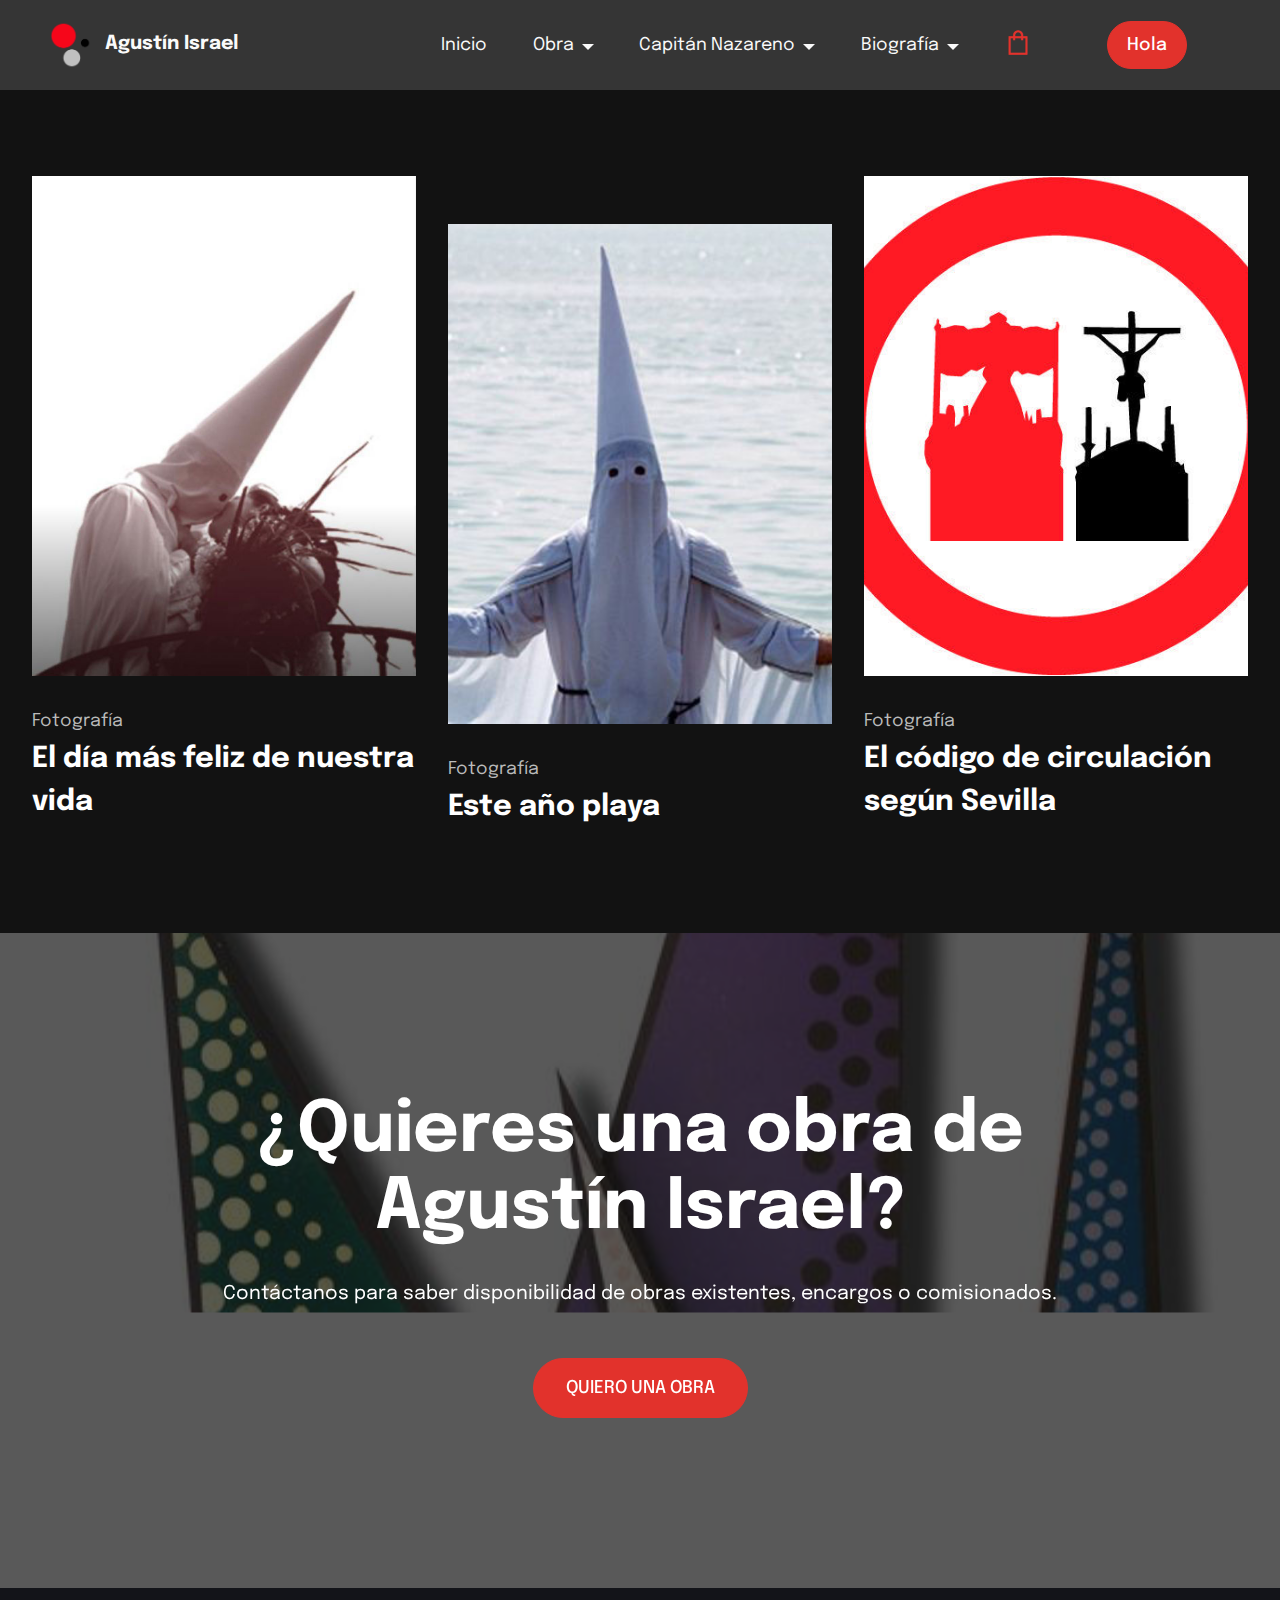
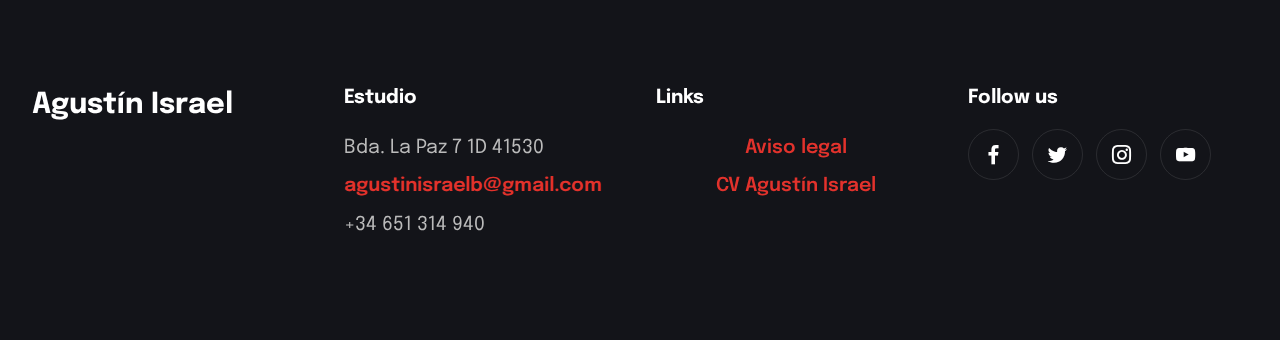
<file: fotografia.html>
<!DOCTYPE html>
<html  >
<head>
  
  <meta charset="UTF-8">
  <meta http-equiv="X-UA-Compatible" content="IE=edge">
  
  <meta name="twitter:card" content="summary_large_image"/>
  <meta name="twitter:image:src" content="">
  <meta property="og:image" content="">
  <meta name="twitter:title" content="Fotografía">
  <meta name="viewport" content="width=device-width, initial-scale=1, minimum-scale=1">
  <link rel="shortcut icon" href="assets/images/agustinisrael-logo-96x105.png" type="image/x-icon">
  <meta name="description" content="">
  
  
  <title>Fotografía</title>
  <link rel="stylesheet" href="assets/web/assets/mobirise-icons2/mobirise2.css">
  <link rel="stylesheet" href="assets/tether/tether.min.css">
  <link rel="stylesheet" href="assets/bootstrap/css/bootstrap.min.css">
  <link rel="stylesheet" href="assets/bootstrap/css/bootstrap-grid.min.css">
  <link rel="stylesheet" href="assets/bootstrap/css/bootstrap-reboot.min.css">
    <link rel="stylesheet" href="assets/dropdown/css/style.css">
  <link rel="stylesheet" href="assets/socicon/css/styles.css">
  <link rel="stylesheet" href="assets/theme/css/style.css">
  <link rel="preload" href="https://fonts.googleapis.com/css?family=Epilogue:100,200,300,400,500,600,700,800,900,100i,200i,300i,400i,500i,600i,700i,800i,900i&display=swap" as="style" onload="this.onload=null;this.rel='stylesheet'">
  <noscript><link rel="stylesheet" href="https://fonts.googleapis.com/css?family=Epilogue:100,200,300,400,500,600,700,800,900,100i,200i,300i,400i,500i,600i,700i,800i,900i&display=swap"></noscript>
  <link rel="preload" as="style" href="assets/mobirise/css/mbr-additional.css"><link rel="stylesheet" href="assets/mobirise/css/mbr-additional.css" type="text/css">
  
  
  
  
</head>
<body>
  
  <section class="menu menu1 cid-sXDJfP6Dd5" once="menu" id="menu1-p">
    

    <nav class="navbar navbar-dropdown navbar-fixed-top navbar-expand-lg">
        <div class="container-fluid">
            <div class="navbar-brand">
                <span class="navbar-logo">
                    <a href="index.html">
                        <img src="assets/images/agustinisrael-logo-96x105.png" alt="Agustín Israel" style="height: 3rem;">
                    </a>
                </span>
                <span class="navbar-caption-wrap"><a class="navbar-caption text-white display-7" href="#">Agustín Israel&nbsp;</a></span>
            </div>
            <button class="navbar-toggler" type="button" data-toggle="collapse" data-target="#navbarSupportedContent" aria-controls="navbarNavAltMarkup" aria-expanded="false" aria-label="Toggle navigation">
                <div class="hamburger">
                    <span></span>
                    <span></span>
                    <span></span>
                    <span></span>
                </div>
            </button>
            <div class="collapse navbar-collapse" id="navbarSupportedContent">
                <ul class="navbar-nav nav-dropdown" data-app-modern-menu="true"><li class="nav-item"><a class="nav-link link text-white text-primary display-4" href="index.html" aria-expanded="false">Inicio</a></li>
                    <li class="nav-item dropdown"><a class="nav-link link text-white dropdown-toggle display-4" href="#" aria-expanded="false" data-toggle="dropdown-submenu">Obra</a><div class="dropdown-menu"><a class="text-white dropdown-item text-primary display-4" href="obra-grafica.html" aria-expanded="false">Obra gráfica</a><a class="text-white dropdown-item text-primary display-4" href="pintura.html" aria-expanded="false">Pintura</a><a class="text-white dropdown-item text-primary display-4" href="escultura-instalaciones.html" aria-expanded="false">Escultura e Instalaciones</a><a class="text-white dropdown-item text-primary display-4" href="grabado.html" aria-expanded="false">Grabado</a><a class="text-white dropdown-item text-primary display-4" href="diseno.html" aria-expanded="false">Diseño</a><a class="text-white dropdown-item text-primary display-4" href="fotografia.html" aria-expanded="false">Fotografía</a></div></li>
                    <li class="nav-item dropdown"><a class="nav-link link text-white text-primary dropdown-toggle display-4" href="#" aria-expanded="false" data-toggle="dropdown-submenu">Capitán Nazareno</a><div class="dropdown-menu"><a class="text-white text-primary dropdown-item display-4" href="capitan-nazareno.html" aria-expanded="false">¿Quién es Capitán Nazareno?</a><a class="text-white text-primary dropdown-item display-4" href="http://www.floggy.app/agustinisrael" aria-expanded="false">Comprar Cómic</a><a class="text-white text-primary dropdown-item display-4" href="https://www.latostadora.com/web/capitan_nazareno_mujer_manga_corta_blanca_calidad_premium/1093918" aria-expanded="false">Comprar Camiseta</a></div></li>
                    <li class="nav-item dropdown"><a class="nav-link link text-white dropdown-toggle display-4" href="#" aria-expanded="false" data-toggle="dropdown-submenu">Biografía</a><div class="dropdown-menu"><a class="text-white dropdown-item text-primary display-4" href="assets/files/curriculum-2021.pdf" aria-expanded="false">CV (PDF)</a></div></li></ul>
                <div class="icons-menu">
                    <a class="iconfont-wrapper" href="http://www.floggy.app/agustinisrael" target="_blank">
                        <span class="p-2 mbr-iconfont mobi-mbri-shopping-bag mobi-mbri"></span>
                    </a>
                    
                    
                    
                </div>
                <div class="navbar-buttons mbr-section-btn"><a class="btn btn-primary display-4" href="mailto:agustinisraelb@gmail.com">Hola</a></div>
            </div>
        </div>
    </nav>
</section>

<section class="features10 cid-sXGsRjZxMP" id="features010-t">
    

    
    <div class="container-fluid">
        <div class="row justify-content-center">
            <div class="col-sm-6 col-lg-4">
                <div class="card-wrap">
                    <div class="image-wrap">
                        <a href="https://www.pinterest.es/agustinisraelbg/fotograf%C3%ADas/"><img src="assets/images/agustin-israel-fotografia-564x806.jpg" alt="El día más feliz de nuestra vida"></a>
                    </div>
                    <div class="content-wrap">
                        <h5 class="mbr-section-title card-title mbr-fonts-style align-left display-4">Fotografía</h5>
                        <h6 class="mbr-role mbr-fonts-style align-left mb-2 display-5"><strong>El día más feliz de nuestra vida</strong></h6>
                        
                    </div>
                </div>
            </div>
            <div class="col-sm-6 col-lg-4">
                <div class="card-wrap card2">
                    <div class="image-wrap">
                        <a href="https://www.pinterest.es/agustinisraelbg/fotograf%C3%ADas/este-a%C3%B1o-playa/"><img src="assets/images/agustin-israel-este-ano-playa-563x422.jpg" alt="Este año playa"></a>
                    </div>
                    <div class="content-wrap">
                        <h5 class="mbr-section-title card-title mbr-fonts-style align-left display-4">
                            Fotografía</h5>
                        <h6 class="mbr-role mbr-fonts-style align-left mb-2 display-5"><strong>Este año playa</strong></h6>
                        
                    </div>
                </div>
            </div>
            <div class="col-sm-6 col-lg-4">
                <div class="card-wrap">
                    <div class="image-wrap">
                        <a href="https://www.pinterest.es/agustinisraelbg/el-c%C3%B3digo-de-circulaci%C3%B3n-seg%C3%BAn-sevilla/"><img src="assets/images/agustin-israel-codigo-circulacion-sevilla-537x537.jpg" alt="Código de circulación Sevilla"></a>
                    </div>
                    <div class="content-wrap">
                        <h5 class="mbr-section-title card-title mbr-fonts-style align-left display-4">
                            Fotografía</h5>
                        <h6 class="mbr-role mbr-fonts-style align-left mb-2 display-5"><strong>El código de circulación según Sevilla</strong></h6>
                        
                    </div>
                </div>
            </div>
        </div>
    </div>
</section>

<section class="contacts1 cid-sXDJfQXfPw mbr-parallax-background" id="contacts01-r">
    
    <div class="mbr-overlay" style="opacity: 0.7; background-color: rgb(18, 18, 18);"></div>
    <div class="align-center container">
        <div class="row justify-content-center">
            <div class="col-12 col-md-12 col-lg-10">
                
                <h1 class="mbr-section-title align-left mbr-fonts-style mb-4 display-2"><strong>¿Quieres una obra de Agustín Israel?</strong></h1>
                <p class="mbr-text align-left mbr-fonts-style pb-4 display-7">Contáctanos para saber disponibilidad de obras existentes, encargos o comisionados.</p>
                <div class="align-left mbr-section-btn"><a class="btn btn-lg btn-primary display-4" href="#">QUIERO UNA OBRA</a></div>
            </div>
        </div>
    </div>
</section>

<section class="footer1 cid-sXDJfRoIwl" once="footers" id="footer01-s">

    
    
    <div class="container">
        <div class="row mbr-white align-left">
            <div class="col-12 col-md-6 col-lg-3">
                <h5 class="mbr-section-subtitle mbr-fonts-style mb-2 display-5">
                    <strong>Agustín Israel</strong></h5>

            </div>
            <div class="col-12 col-md-6 col-lg-3">
                <h5 class="mbr-section-subtitle mbr-fonts-style mb-3 display-7"><strong>Estudio</strong></h5>
                <ul class="list mbr-fonts-style display-7">

                    <li class="mbr-text item-wrap">Bda. La Paz 7 1D 41530</li><li class="mbr-text item-wrap"><a href="mailto:agustinisraelb@gmail.com" class="text-primary" style="font-size: 1.2rem; background-color: rgb(19, 20, 25); display: inline !important;">agustinisraelb@gmail.com</a></li><a href="mailto:agustinisraelb@gmail.com" class="text-primary">
                    </a><li class="mbr-text item-wrap">+34 651 314 940</li>
                </ul>
            </div>
            <div class="col-12 col-md-6 col-lg-3">
                <h5 class="mbr-section-subtitle mbr-fonts-style mb-3 display-7">
                    <strong>Links</strong></h5>
                <ul class="list mbr-fonts-style display-7">
                    <li class="mbr-text item-wrap"><a href="aviso-legal.html" class="text-primary">Aviso legal</a></li><a href="aviso-legal.html" class="text-primary">
                    </a><li class="mbr-text item-wrap"><a href="assets/files/curriculum-2021.pdf" class="text-primary">CV Agustín Israel</a></li><a href="assets/files/curriculum-2021.pdf" class="text-primary">
                    </a><li class="mbr-text item-wrap"><br></li>
                </ul>
            </div>
            <div class="col-12 col-md-6 col-lg-3">
                <h5 class="mbr-section-subtitle mbr-fonts-style mb-3 display-7">
                    <strong>Follow us</strong></h5>

                <div class="social-row display-7">
                    <div class="soc-item">
                        <a href="https://www.facebook.com/Agust%C3%ADn-Israel-Barrera-Garc%C3%ADa-291927840856075" target="_blank">
                            <span class="mbr-iconfont socicon-facebook socicon"></span>
                        </a>
                    </div>
                    <div class="soc-item">
                        <a href="https://twitter.com/agustinisraelbg" target="_blank">
                            <span class="mbr-iconfont socicon-twitter socicon"></span>
                        </a>
                    </div>
                    <div class="soc-item">
                        <a href="https://www.instagram.com/agustinisrael/?hl=es" target="_blank">
                            <span class="mbr-iconfont socicon-instagram socicon"></span>
                        </a>
                    </div>
                    <div class="soc-item">
                        <a href="https://www.youtube.com/channel/UC0J80xAvbh36Kk90tRvTO-A" target="_blank">
                            <span class="mbr-iconfont socicon-youtube socicon"></span>
                        </a>
                    </div>
                </div>
            </div>
        </div>
    </div>
</section>


<script src="assets/web/assets/jquery/jquery.min.js"></script>
  <script src="assets/popper/popper.min.js"></script>
  <script src="assets/tether/tether.min.js"></script>
  <script src="assets/bootstrap/js/bootstrap.min.js"></script>
  <script src="assets/smoothscroll/smooth-scroll.js"></script>
      <script src="assets/dropdown/js/nav-dropdown.js"></script>
  <script src="assets/dropdown/js/navbar-dropdown.js"></script>
  <script src="assets/touchswipe/jquery.touch-swipe.min.js"></script>
  <script src="assets/parallax/jarallax.min.js"></script>
  <script src="assets/theme/js/script.js"></script>
  
  
  
 <div id="scrollToTop" class="scrollToTop mbr-arrow-up"><a style="text-align: center;"><i class="mbr-arrow-up-icon mbr-arrow-up-icon-cm cm-icon cm-icon-smallarrow-up"></i></a></div>
  </body>
</html>
</file>
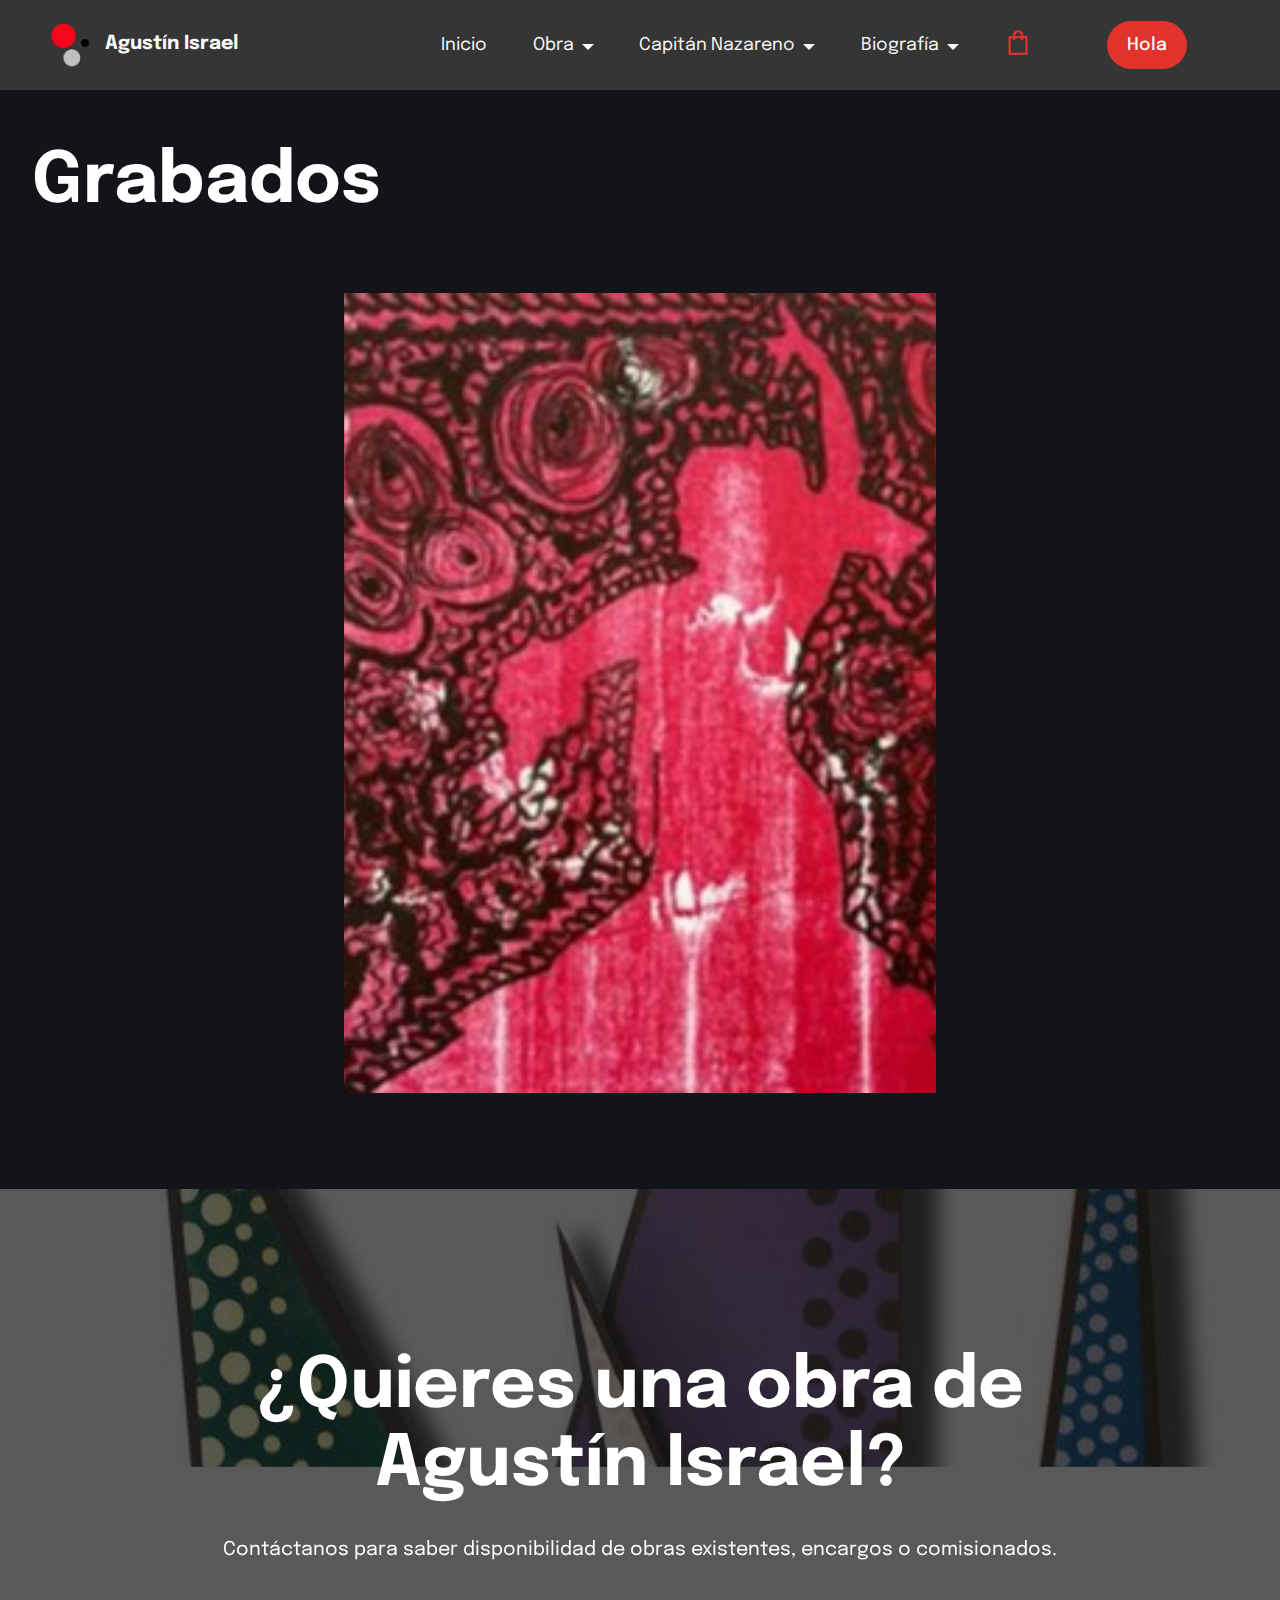
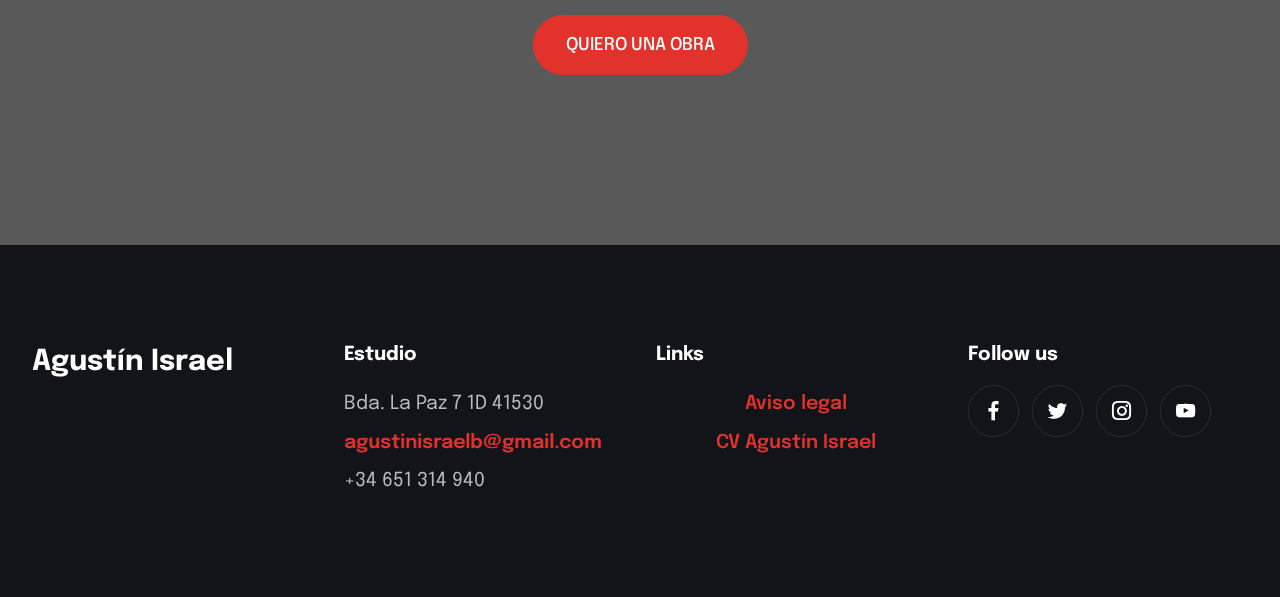
<file: grabado.html>
<!DOCTYPE html>
<html  >
<head>
  
  <meta charset="UTF-8">
  <meta http-equiv="X-UA-Compatible" content="IE=edge">
  
  <meta name="twitter:card" content="summary_large_image"/>
  <meta name="twitter:image:src" content="">
  <meta property="og:image" content="">
  <meta name="twitter:title" content="Grabado">
  <meta name="viewport" content="width=device-width, initial-scale=1, minimum-scale=1">
  <link rel="shortcut icon" href="assets/images/agustinisrael-logo-96x105.png" type="image/x-icon">
  <meta name="description" content="">
  
  
  <title>Grabado</title>
  <link rel="stylesheet" href="assets/web/assets/mobirise-icons2/mobirise2.css">
  <link rel="stylesheet" href="assets/tether/tether.min.css">
  <link rel="stylesheet" href="assets/bootstrap/css/bootstrap.min.css">
  <link rel="stylesheet" href="assets/bootstrap/css/bootstrap-grid.min.css">
  <link rel="stylesheet" href="assets/bootstrap/css/bootstrap-reboot.min.css">
    <link rel="stylesheet" href="assets/dropdown/css/style.css">
  <link rel="stylesheet" href="assets/socicon/css/styles.css">
  <link rel="stylesheet" href="assets/theme/css/style.css">
  <link rel="preload" href="https://fonts.googleapis.com/css?family=Epilogue:100,200,300,400,500,600,700,800,900,100i,200i,300i,400i,500i,600i,700i,800i,900i&display=swap" as="style" onload="this.onload=null;this.rel='stylesheet'">
  <noscript><link rel="stylesheet" href="https://fonts.googleapis.com/css?family=Epilogue:100,200,300,400,500,600,700,800,900,100i,200i,300i,400i,500i,600i,700i,800i,900i&display=swap"></noscript>
  <link rel="preload" as="style" href="assets/mobirise/css/mbr-additional.css"><link rel="stylesheet" href="assets/mobirise/css/mbr-additional.css" type="text/css">
  
  
  
  
</head>
<body>
  
  <section class="menu menu1 cid-sXHijtvZhD" once="menu" id="menu1-u">
    

    <nav class="navbar navbar-dropdown navbar-fixed-top navbar-expand-lg">
        <div class="container-fluid">
            <div class="navbar-brand">
                <span class="navbar-logo">
                    <a href="index.html">
                        <img src="assets/images/agustinisrael-logo-96x105.png" alt="Agustín Israel" style="height: 3rem;">
                    </a>
                </span>
                <span class="navbar-caption-wrap"><a class="navbar-caption text-white display-7" href="#">Agustín Israel&nbsp;</a></span>
            </div>
            <button class="navbar-toggler" type="button" data-toggle="collapse" data-target="#navbarSupportedContent" aria-controls="navbarNavAltMarkup" aria-expanded="false" aria-label="Toggle navigation">
                <div class="hamburger">
                    <span></span>
                    <span></span>
                    <span></span>
                    <span></span>
                </div>
            </button>
            <div class="collapse navbar-collapse" id="navbarSupportedContent">
                <ul class="navbar-nav nav-dropdown" data-app-modern-menu="true"><li class="nav-item"><a class="nav-link link text-white text-primary display-4" href="index.html" aria-expanded="false">Inicio</a></li>
                    <li class="nav-item dropdown"><a class="nav-link link text-white dropdown-toggle display-4" href="#" aria-expanded="false" data-toggle="dropdown-submenu">Obra</a><div class="dropdown-menu"><a class="text-white dropdown-item text-primary display-4" href="obra-grafica.html" aria-expanded="false">Obra gráfica</a><a class="text-white dropdown-item text-primary display-4" href="pintura.html" aria-expanded="false">Pintura</a><a class="text-white dropdown-item text-primary display-4" href="escultura-instalaciones.html" aria-expanded="false">Escultura e Instalaciones</a><a class="text-white dropdown-item text-primary display-4" href="grabado.html" aria-expanded="false">Grabado</a><a class="text-white dropdown-item text-primary display-4" href="diseno.html" aria-expanded="false">Diseño</a><a class="text-white dropdown-item text-primary display-4" href="fotografia.html" aria-expanded="false">Fotografía</a></div></li>
                    <li class="nav-item dropdown"><a class="nav-link link text-white text-primary dropdown-toggle display-4" href="#" aria-expanded="false" data-toggle="dropdown-submenu">Capitán Nazareno</a><div class="dropdown-menu"><a class="text-white text-primary dropdown-item display-4" href="capitan-nazareno.html" aria-expanded="false">¿Quién es Capitán Nazareno?</a><a class="text-white text-primary dropdown-item display-4" href="http://www.floggy.app/agustinisrael" aria-expanded="false">Comprar Cómic</a><a class="text-white text-primary dropdown-item display-4" href="https://www.latostadora.com/web/capitan_nazareno_mujer_manga_corta_blanca_calidad_premium/1093918" aria-expanded="false">Comprar Camiseta</a></div></li>
                    <li class="nav-item dropdown"><a class="nav-link link text-white dropdown-toggle display-4" href="#" aria-expanded="false" data-toggle="dropdown-submenu">Biografía</a><div class="dropdown-menu"><a class="text-white dropdown-item text-primary display-4" href="assets/files/curriculum-2021.pdf" aria-expanded="false">CV (PDF)</a></div></li></ul>
                <div class="icons-menu">
                    <a class="iconfont-wrapper" href="http://www.floggy.app/agustinisrael" target="_blank">
                        <span class="p-2 mbr-iconfont mobi-mbri-shopping-bag mobi-mbri"></span>
                    </a>
                    
                    
                    
                </div>
                <div class="navbar-buttons mbr-section-btn"><a class="btn btn-primary display-4" href="mailto:agustinisraelb@gmail.com">Hola</a></div>
            </div>
        </div>
    </nav>
</section>

<section class="features11 cid-sXHiqTnsIZ" id="features011-y">
    

    
    <div class="container">
        <div class="row justify-content-center">
            <div class="col-12 title col-md-12 col-lg-12">
                
                <h1 class="mbr-section-title align-left mbr-fonts-style mb-2 display-2"><strong>Grabados</strong></h1>
                
                
            </div>
            <div class="col-sm-6 col-lg-6 col-md-12 md-pb">
                <div class="card-wrap card2">
                    <div class="image-wrap">
                        <a href="https://www.pinterest.es/agustinisraelbg/obra-gr%C3%A1fica-agustinisrael/"><img src="assets/images/agustin-israel-grabado-563x295.jpeg" alt="Grabado"></a>
                    </div>
                    <div class="content-wrap">
                        
                        
                        
                    </div>
                </div>
            </div>
            
        </div>
    </div>
</section>

<section class="contacts1 cid-sXHijvkcEg mbr-parallax-background" id="contacts01-w">
    
    <div class="mbr-overlay" style="opacity: 0.7; background-color: rgb(18, 18, 18);"></div>
    <div class="align-center container">
        <div class="row justify-content-center">
            <div class="col-12 col-md-12 col-lg-10">
                
                <h1 class="mbr-section-title align-left mbr-fonts-style mb-4 display-2"><strong>¿Quieres una obra de Agustín Israel?</strong></h1>
                <p class="mbr-text align-left mbr-fonts-style pb-4 display-7">Contáctanos para saber disponibilidad de obras existentes, encargos o comisionados.</p>
                <div class="align-left mbr-section-btn"><a class="btn btn-lg btn-primary display-4" href="#">QUIERO UNA OBRA</a></div>
            </div>
        </div>
    </div>
</section>

<section class="footer1 cid-sXHijvJrEL" once="footers" id="footer01-x">

    
    
    <div class="container">
        <div class="row mbr-white align-left">
            <div class="col-12 col-md-6 col-lg-3">
                <h5 class="mbr-section-subtitle mbr-fonts-style mb-2 display-5">
                    <strong>Agustín Israel</strong></h5>

            </div>
            <div class="col-12 col-md-6 col-lg-3">
                <h5 class="mbr-section-subtitle mbr-fonts-style mb-3 display-7"><strong>Estudio</strong></h5>
                <ul class="list mbr-fonts-style display-7">

                    <li class="mbr-text item-wrap">Bda. La Paz 7 1D 41530</li><li class="mbr-text item-wrap"><a href="mailto:agustinisraelb@gmail.com" class="text-primary" style="font-size: 1.2rem; background-color: rgb(19, 20, 25); display: inline !important;">agustinisraelb@gmail.com</a></li><a href="mailto:agustinisraelb@gmail.com" class="text-primary">
                    </a><li class="mbr-text item-wrap">+34 651 314 940</li>
                </ul>
            </div>
            <div class="col-12 col-md-6 col-lg-3">
                <h5 class="mbr-section-subtitle mbr-fonts-style mb-3 display-7">
                    <strong>Links</strong></h5>
                <ul class="list mbr-fonts-style display-7">
                    <li class="mbr-text item-wrap"><a href="aviso-legal.html" class="text-primary">Aviso legal</a></li><a href="aviso-legal.html" class="text-primary">
                    </a><li class="mbr-text item-wrap"><a href="assets/files/curriculum-2021.pdf" class="text-primary">CV Agustín Israel</a></li><a href="assets/files/curriculum-2021.pdf" class="text-primary">
                    </a><li class="mbr-text item-wrap"><br></li>
                </ul>
            </div>
            <div class="col-12 col-md-6 col-lg-3">
                <h5 class="mbr-section-subtitle mbr-fonts-style mb-3 display-7">
                    <strong>Follow us</strong></h5>

                <div class="social-row display-7">
                    <div class="soc-item">
                        <a href="https://www.facebook.com/Agust%C3%ADn-Israel-Barrera-Garc%C3%ADa-291927840856075" target="_blank">
                            <span class="mbr-iconfont socicon-facebook socicon"></span>
                        </a>
                    </div>
                    <div class="soc-item">
                        <a href="https://twitter.com/agustinisraelbg" target="_blank">
                            <span class="mbr-iconfont socicon-twitter socicon"></span>
                        </a>
                    </div>
                    <div class="soc-item">
                        <a href="https://www.instagram.com/agustinisrael/?hl=es" target="_blank">
                            <span class="mbr-iconfont socicon-instagram socicon"></span>
                        </a>
                    </div>
                    <div class="soc-item">
                        <a href="https://www.youtube.com/channel/UC0J80xAvbh36Kk90tRvTO-A" target="_blank">
                            <span class="mbr-iconfont socicon-youtube socicon"></span>
                        </a>
                    </div>
                </div>
            </div>
        </div>
    </div>
</section>


<script src="assets/web/assets/jquery/jquery.min.js"></script>
  <script src="assets/popper/popper.min.js"></script>
  <script src="assets/tether/tether.min.js"></script>
  <script src="assets/bootstrap/js/bootstrap.min.js"></script>
  <script src="assets/smoothscroll/smooth-scroll.js"></script>
      <script src="assets/dropdown/js/nav-dropdown.js"></script>
  <script src="assets/dropdown/js/navbar-dropdown.js"></script>
  <script src="assets/touchswipe/jquery.touch-swipe.min.js"></script>
  <script src="assets/parallax/jarallax.min.js"></script>
  <script src="assets/theme/js/script.js"></script>
  
  
  
 <div id="scrollToTop" class="scrollToTop mbr-arrow-up"><a style="text-align: center;"><i class="mbr-arrow-up-icon mbr-arrow-up-icon-cm cm-icon cm-icon-smallarrow-up"></i></a></div>
  </body>
</html>
</file>
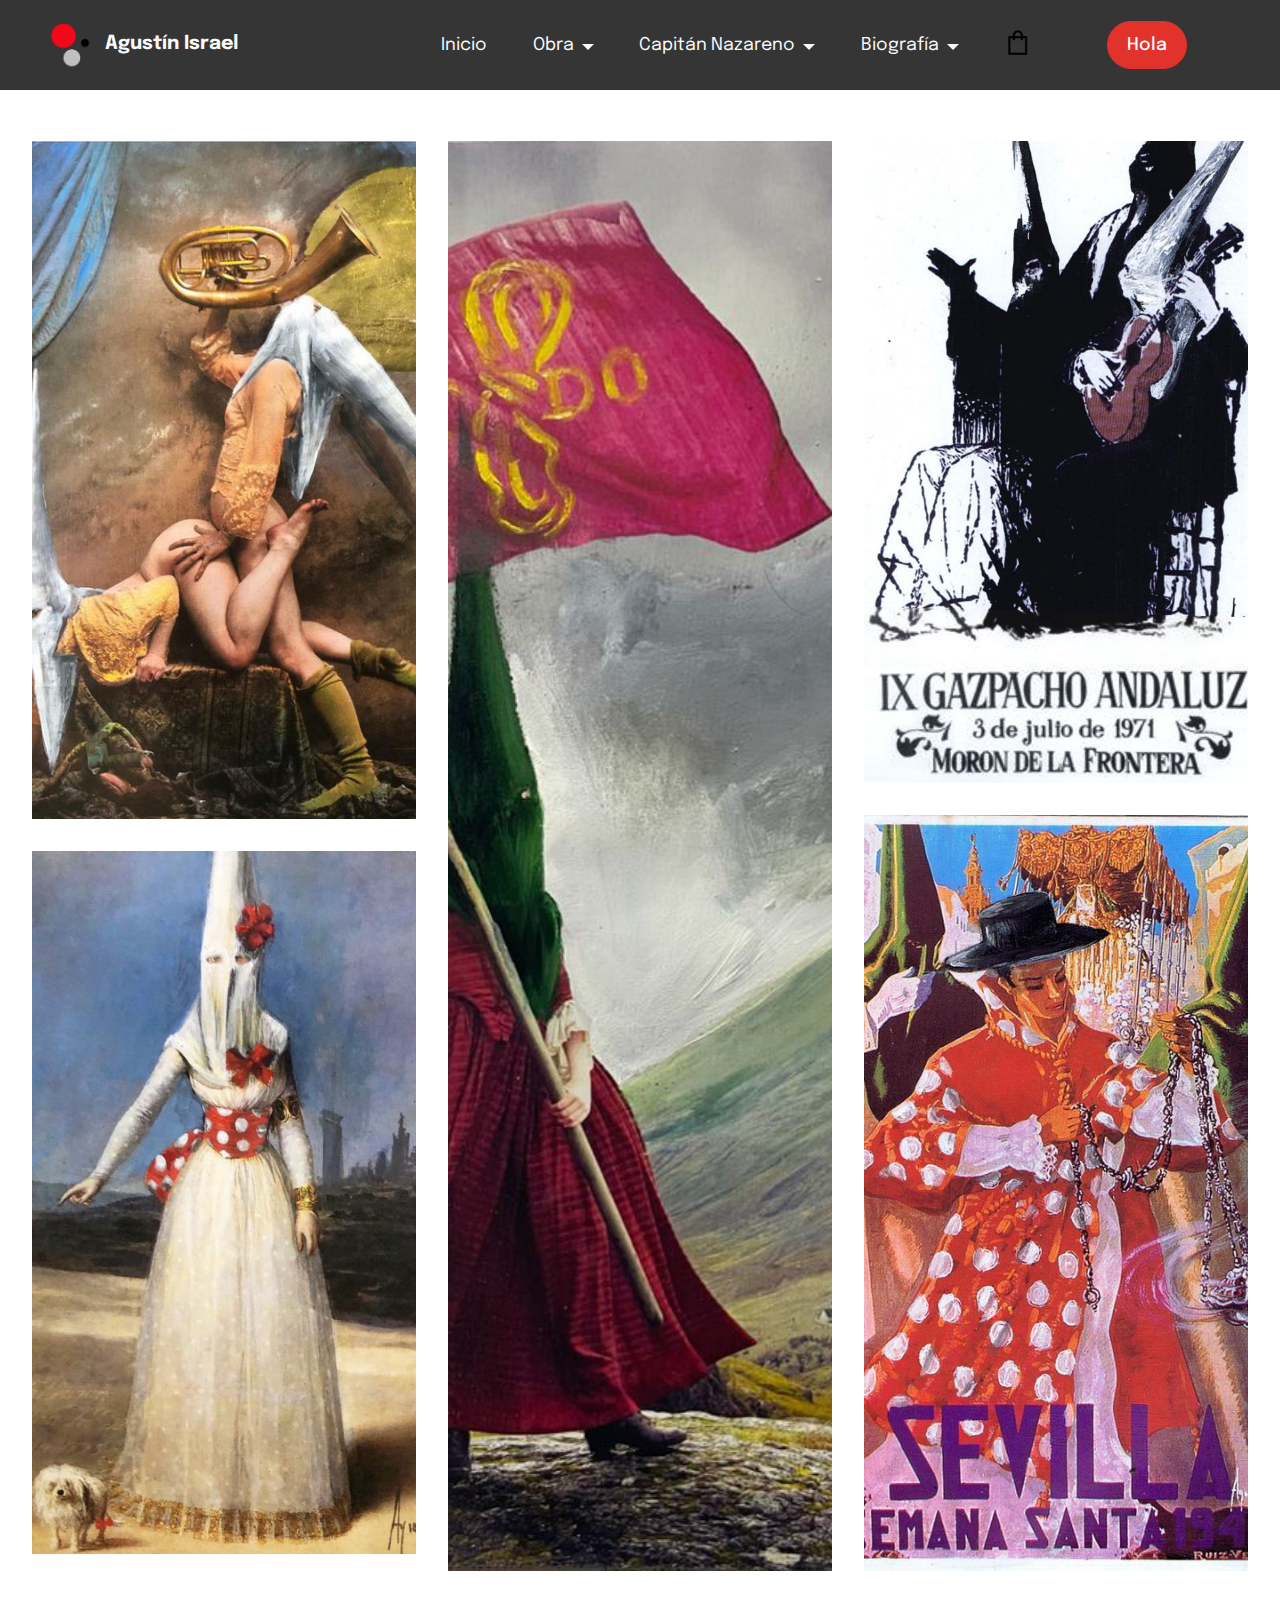
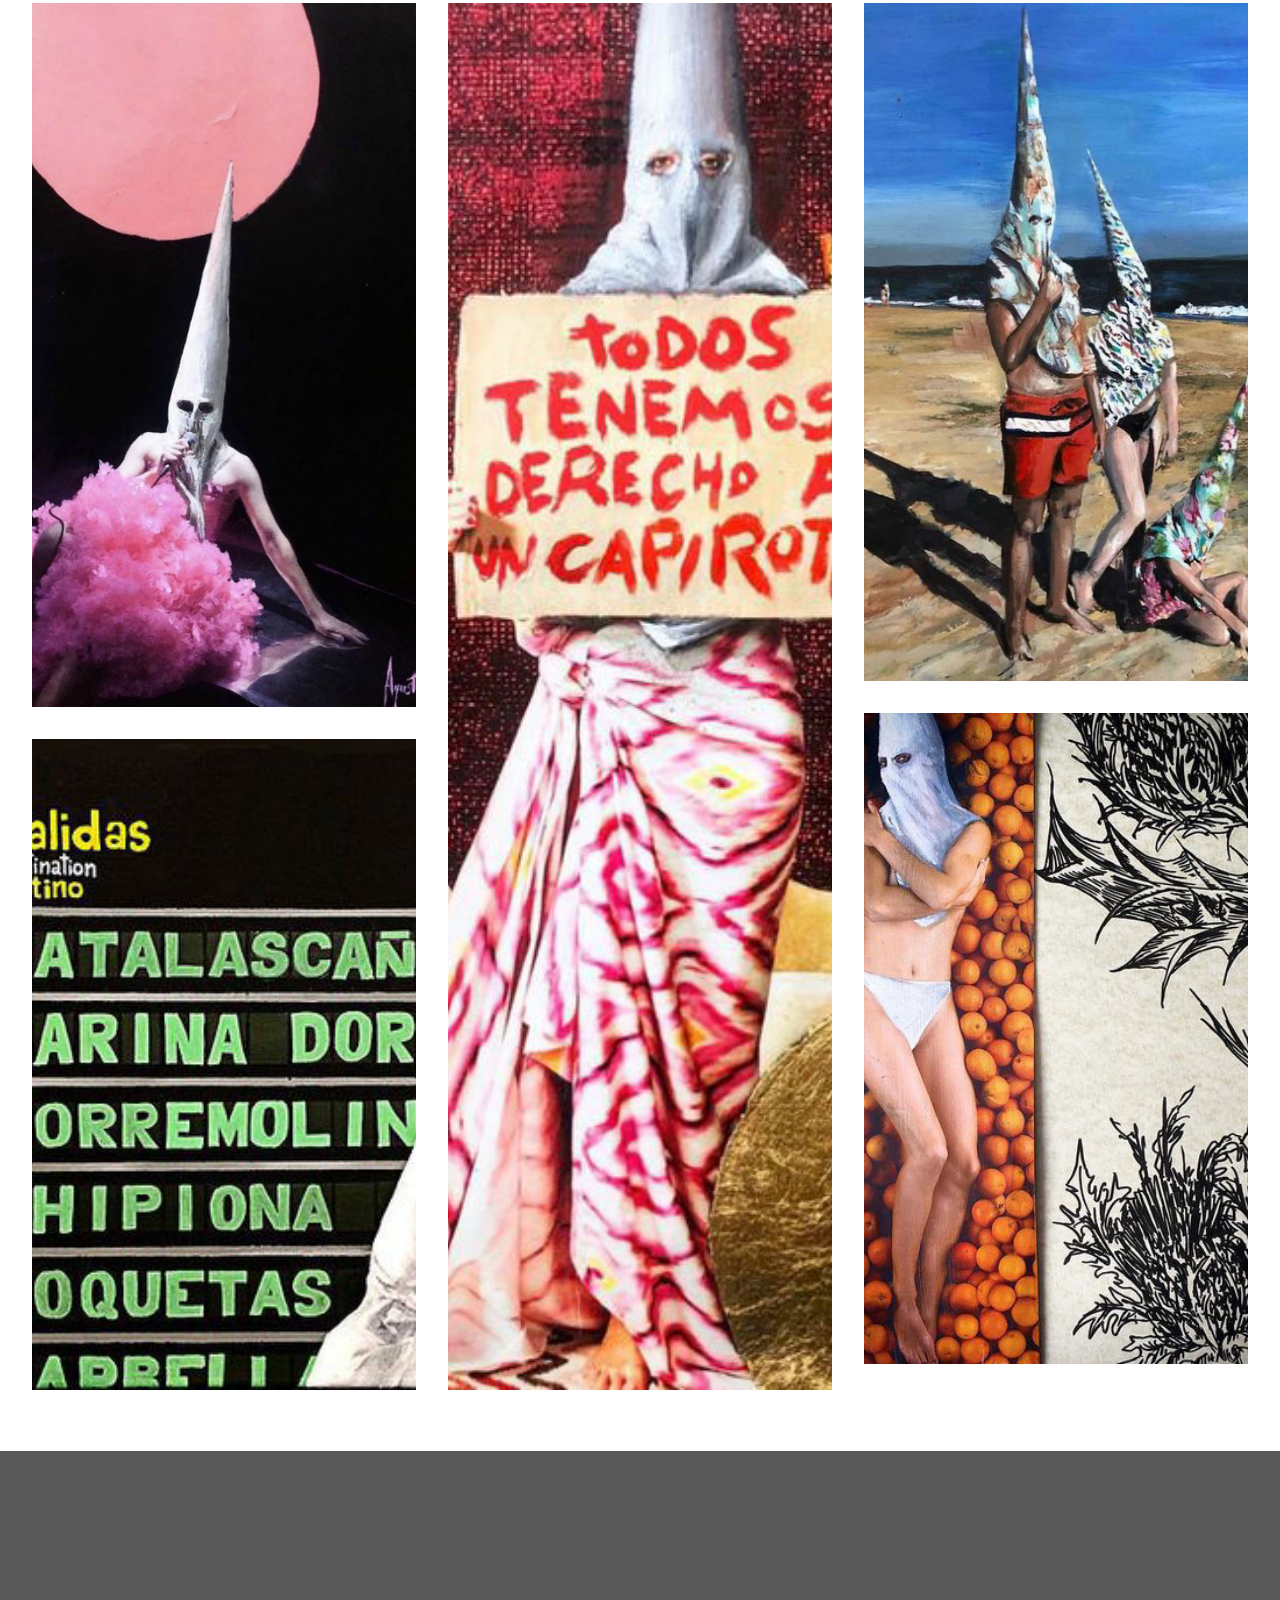
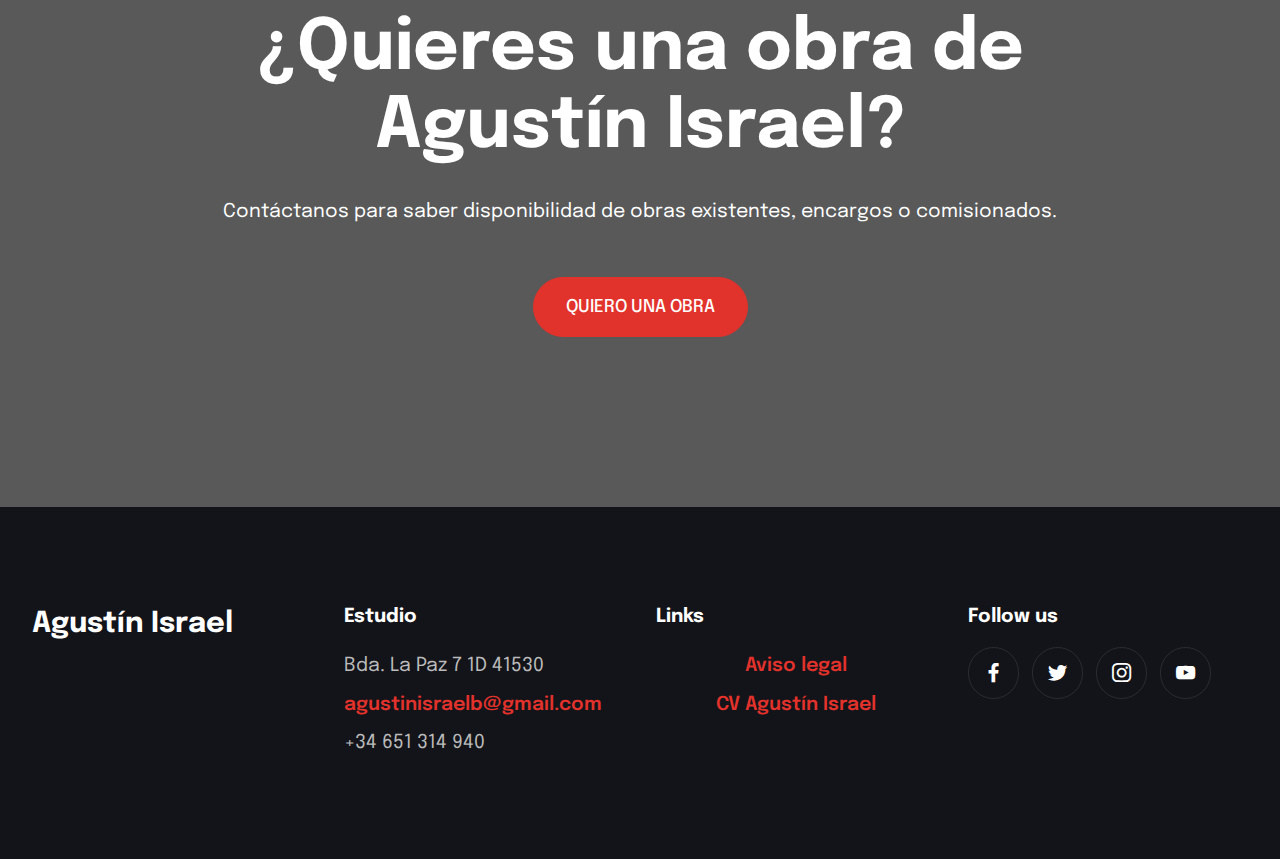
<file: obra-grafica.html>
<!DOCTYPE html>
<html  >
<head>
  
  <meta charset="UTF-8">
  <meta http-equiv="X-UA-Compatible" content="IE=edge">
  
  <meta name="twitter:card" content="summary_large_image"/>
  <meta name="twitter:image:src" content="">
  <meta property="og:image" content="">
  <meta name="twitter:title" content="Obra gráfica">
  <meta name="viewport" content="width=device-width, initial-scale=1, minimum-scale=1">
  <link rel="shortcut icon" href="assets/images/agustinisrael-logo-96x105.png" type="image/x-icon">
  <meta name="description" content="Imágenes intervenidas sobre papel Couché con elementos de la pasión como los capirotes o grandes lunares dorados como protagonistas.">
  
  
  <title>Obra gráfica</title>
  <link rel="stylesheet" href="assets/web/assets/mobirise-icons2/mobirise2.css">
  <link rel="stylesheet" href="assets/tether/tether.min.css">
  <link rel="stylesheet" href="assets/bootstrap/css/bootstrap.min.css">
  <link rel="stylesheet" href="assets/bootstrap/css/bootstrap-grid.min.css">
  <link rel="stylesheet" href="assets/bootstrap/css/bootstrap-reboot.min.css">
    <link rel="stylesheet" href="assets/dropdown/css/style.css">
  <link rel="stylesheet" href="assets/socicon/css/styles.css">
  <link rel="stylesheet" href="assets/theme/css/style.css">
  <link rel="preload" href="https://fonts.googleapis.com/css?family=Epilogue:100,200,300,400,500,600,700,800,900,100i,200i,300i,400i,500i,600i,700i,800i,900i&display=swap" as="style" onload="this.onload=null;this.rel='stylesheet'">
  <noscript><link rel="stylesheet" href="https://fonts.googleapis.com/css?family=Epilogue:100,200,300,400,500,600,700,800,900,100i,200i,300i,400i,500i,600i,700i,800i,900i&display=swap"></noscript>
  <link rel="preload" as="style" href="assets/mobirise/css/mbr-additional.css"><link rel="stylesheet" href="assets/mobirise/css/mbr-additional.css" type="text/css">
  
  
  
  
</head>
<body>
  
  <section class="menu menu1 cid-s8WMQIZfEW" once="menu" id="menu1-9">
    

    <nav class="navbar navbar-dropdown navbar-fixed-top navbar-expand-lg">
        <div class="container-fluid">
            <div class="navbar-brand">
                <span class="navbar-logo">
                    <a href="index.html">
                        <img src="assets/images/agustinisrael-logo-96x105.png" alt="Agustín Israel" style="height: 3rem;">
                    </a>
                </span>
                <span class="navbar-caption-wrap"><a class="navbar-caption text-white display-7" href="#">Agustín Israel&nbsp;</a></span>
            </div>
            <button class="navbar-toggler" type="button" data-toggle="collapse" data-target="#navbarSupportedContent" aria-controls="navbarNavAltMarkup" aria-expanded="false" aria-label="Toggle navigation">
                <div class="hamburger">
                    <span></span>
                    <span></span>
                    <span></span>
                    <span></span>
                </div>
            </button>
            <div class="collapse navbar-collapse" id="navbarSupportedContent">
                <ul class="navbar-nav nav-dropdown" data-app-modern-menu="true"><li class="nav-item"><a class="nav-link link text-white text-primary display-4" href="index.html" aria-expanded="false">Inicio</a></li>
                    <li class="nav-item dropdown"><a class="nav-link link text-white dropdown-toggle display-4" href="#" aria-expanded="false" data-toggle="dropdown-submenu">Obra</a><div class="dropdown-menu"><a class="text-white dropdown-item text-primary display-4" href="obra-grafica.html" aria-expanded="false">Obra gráfica</a><a class="text-white dropdown-item text-primary display-4" href="pintura.html" aria-expanded="false">Pintura</a><a class="text-white dropdown-item text-primary display-4" href="escultura-instalaciones.html" aria-expanded="false">Escultura e Instalaciones</a><a class="text-white dropdown-item text-primary display-4" href="grabado.html" aria-expanded="false">Grabado</a><a class="text-white dropdown-item text-primary display-4" href="diseno.html" aria-expanded="false">Diseño</a><a class="text-white dropdown-item text-primary display-4" href="fotografia.html" aria-expanded="false">Fotografía</a></div></li>
                    <li class="nav-item dropdown"><a class="nav-link link text-white text-primary dropdown-toggle display-4" href="#" aria-expanded="false" data-toggle="dropdown-submenu">Capitán Nazareno</a><div class="dropdown-menu"><a class="text-white text-primary dropdown-item display-4" href="capitan-nazareno.html" aria-expanded="false">¿Quién es Capitán Nazareno?</a><a class="text-white text-primary dropdown-item display-4" href="http://www.floggy.app/agustinisrael" aria-expanded="false">Comprar Cómic</a><a class="text-white text-primary dropdown-item display-4" href="https://www.latostadora.com/web/capitan_nazareno_mujer_manga_corta_blanca_calidad_premium/1093918" aria-expanded="false">Comprar Camiseta</a></div></li>
                    <li class="nav-item dropdown"><a class="nav-link link text-white dropdown-toggle display-4" href="#" aria-expanded="false" data-toggle="dropdown-submenu">Biografía</a><div class="dropdown-menu"><a class="text-white dropdown-item text-primary display-4" href="assets/files/curriculum-2021.pdf" aria-expanded="false">CV (PDF)</a></div></li></ul>
                <div class="icons-menu">
                    <a class="iconfont-wrapper" href="http://www.floggy.app/agustinisrael" target="_blank">
                        <span class="p-2 mbr-iconfont mobi-mbri-shopping-bag mobi-mbri"></span>
                    </a>
                    
                    
                    
                </div>
                <div class="navbar-buttons mbr-section-btn"><a class="btn btn-primary display-4" href="mailto:agustinisraelb@gmail.com">Hola</a></div>
            </div>
        </div>
    </nav>
</section>

<section class="features2 cid-sXATKND0bk" id="features02-b">

    

    
    <div class="container">
        <div class="row">

            <div class="col-lg-4">
                <div class="row">
                    <div class="card p-3 col-12">
                        <div class="card-wrapper">
                            <div class="card-img">
                                <a href="https://www.pinterest.es/agustinisraelbg/pasion-couche/"><img src="assets/images/agustin-israel-pasion-couche-564x707.jpg" alt="Pasión couché"></a>
                            </div>
                            <div class="card-box">

                                <h4 class="card-title align-center mbr-white mbr-fonts-style display-4">Imágenes intervenidas sobre papel Couche sobre diferentes gráficos aparecidos en prensa o publicidad con elementos de la pasión, como los capirotes o grandes lunares dorados, como protagonistas.</h4>
                                <p class="mbr-text align-center mbr-white mbr-fonts-style display-5"><strong><a href="https://www.pinterest.es/agustinisraelbg/pasion-couche/" class="text-white">Pasión Couché</a></strong></p>
                            </div>
                        </div>
                    </div>
                    <div class="card p-3 col-12">
                        <div class="card-wrapper">
                            <div class="card-img">
                                <a href="http://www.pinterest.es/agustinisraelbg/sevilla-en-fiestas/"><img src="assets/images/agustin-israel-sevilla-fiestas-564x865.jpg" alt="Sevilla en fiestas"></a>
                            </div>
                            <div class="card-box">

                                <h4 class="card-title align-center mbr-white mbr-fonts-style display-4">Un recorrido por la historia del arte, esta vez con una nueva estética festiva sevillana: Capirotes, Lunares, Manzanilla, o tatuajes se interrelacionan con los personajes y escenas de las obras que la historia del arte nos ha aportado.</h4>
                                <p class="mbr-text align-center mbr-white mbr-fonts-style display-5"><strong><a href="http://www.pinterest.es/agustinisraelbg/sevilla-en-fiestas/" class="text-white">Sevilla en Fiestas</a></strong></p>
                            </div>
                        </div>
                    </div>
                </div>
            </div>


            <div class="col-lg-4">
                <div class="row row-center">

                    <div class="card p-3 col-12">
                        <div class="card-wrapper">
                            <div class="card-img">
                                <a href="https://www.pinterest.es/agustinisraelbg/sevilla-fashion-week/"><img src="assets/images/agustin-israel-sevilla-fashion-week-564x985.jpg" alt="agustin-israel-sevilla-fashion-week"></a>
                            </div>
                            <div class="card-box">

                                <h4 class="card-title align-center mbr-white mbr-fonts-style display-4">Imágenes intervenidas sobre papel Couche sobre diferentes gráficos del mundo de la moda y el diseño, ahora con sus nuevos capirotes o elementos festivos.</h4>
                                <p class="mbr-text align-center mbr-white mbr-fonts-style display-5"><strong><a href="https://www.pinterest.es/agustinisraelbg/sevilla-fashion-week/" class="text-white">Sevilla Fashion Week</a></strong></p>
                            </div>
                        </div>
                    </div>
                </div>
            </div>


            <div class="col-lg-4">
                <div class="row">
                    <div class="card p-3 col-12">
                        <div class="card-wrapper">
                            <div class="card-img">
                                <a href="http://www.pinterest.es/agustinisraelbg/al-l%C3%ADmite-del-flamenco/"><img src="assets/images/agustin-israel-por-derecho-limite-flamenco-564x964.jpg" alt="agustin-israel-por-derecho-limite-flamenco"></a>
                            </div>
                            <div class="card-box">

                                <h4 class="card-title align-center mbr-white mbr-fonts-style display-4">Imágenes de Flamenco con una nueva estética marcada por los capirotes que visten los protagonistas.</h4>
                                <p class="mbr-text align-center mbr-white mbr-fonts-style display-5"><strong><a href="http://www.pinterest.es/agustinisraelbg/al-l%C3%ADmite-del-flamenco/" class="text-white">Por derecho al límite del flamenco</a></strong></p>
                            </div>
                        </div>
                    </div>
                    <div class="card p-3 col-12">
                        <div class="card-wrapper">
                            <div class="card-img">
                                <a href="https://www.pinterest.es/agustinisraelbg/serie-fiestas-de-primavera/"><img src="assets/images/agustin-israel-fiestas-primavera-564x851.jpg" alt="Fiestas primavera"></a>
                            </div>
                            <div class="card-box">

                                <h4 class="card-title align-center mbr-white mbr-fonts-style display-4">A partir de los carteles de fastos primaverales, se generan nuevas imágenes con la estética festiva afín a mi estilo creativo, dotando a los protagonistas de elementos como capirotes o lunares, entre mezclando aún más, estos conceptos festivos propios del abril sevillano y extensivos al resto de  los fastos andaluces.</h4>
                                <p class="mbr-text align-center mbr-white mbr-fonts-style display-5"><strong><a href="https://www.pinterest.es/agustinisraelbg/serie-fiestas-de-primavera/" class="text-white">Fiestas de Primavera</a></strong></p>
                            </div>
                        </div>
                    </div>
                </div>
            </div>





        </div>
    </div>
</section>

<section class="features2 cid-sXB7jcTav1" id="features02-c">

    

    
    <div class="container">
        <div class="row">

            <div class="col-lg-4">
                <div class="row">
                    <div class="card p-3 col-12">
                        <div class="card-wrapper">
                            <div class="card-img">
                                <a href="https://www.pinterest.es/agustinisraelbg/serie-magenta/"><img src="assets/images/agustin-israel-serie-magenta-564x878.jpg" alt="Serie Magenta"></a>
                            </div>
                            <div class="card-box">

                                <h4 class="card-title align-center mbr-white mbr-fonts-style display-4">Imágenes intervenidas sobre papel Couché sobre diferentes gráficos relacionados con la estética queer, temas LGTBI, integración de minorías… Donde personajes anónimos con sus nuevos capirotes, conviven con grandes lunas magentas.</h4>
                                <p class="mbr-text align-center mbr-white mbr-fonts-style display-5"><strong><a href="https://www.pinterest.es/agustinisraelbg/serie-fiestas-de-primavera/" class="text-white">Serie Magenta</a></strong></p>
                            </div>
                        </div>
                    </div>
                    <div class="card p-3 col-12">
                        <div class="card-wrapper">
                            <div class="card-img">
                                <a href="https://www.pinterest.es/agustinisraelbg/vuelo-con-destino/"><img src="assets/images/agustin-israel-vuelo.con-destino-563x366.jpg" alt="Vuelo con destino"></a>
                            </div>
                            <div class="card-box">

                                <h4 class="card-title align-center mbr-white mbr-fonts-style display-4">Imágenes intervenidas sobre papel Couché sobre diferentes gráficos del mundo de los viajes, vacaciones y turismo, ahora con capirotes y elementos festivos.</h4>
                                <p class="mbr-text align-center mbr-white mbr-fonts-style display-5"><strong><a href="https://www.pinterest.es/agustinisraelbg/vuelo-con-destino/" class="text-white">Vuelo con destino</a></strong></p>
                            </div>
                        </div>
                    </div>
                </div>
            </div>


            <div class="col-lg-4">
                <div class="row row-center">

                    <div class="card p-3 col-12">
                        <div class="card-wrapper">
                            <div class="card-img">
                                <a href="https://www.pinterest.es/agustinisraelbg/todos-tenemos-derecho-a-un-capirote/"><img src="assets/images/agustin-israel-todos-tenemos.derecho-capirote-563x702.jpg" alt="Todos tenemos derecho a un capirote"></a>
                            </div>
                            <div class="card-box">

                                <h4 class="card-title align-center mbr-white mbr-fonts-style display-4">Las series que protagonizan los «capirotados», iconos del binomio tradición-vanguardismo, tienen un marcado carácter irónico y divertido, afable y directo, que sugieren la presunta superficialidad del arte Pop con influencia de las vanitas barrocas. Una lectura profunda del mundo de antifaces y anonimatos en la sociedad.</h4>
                                <p class="mbr-text align-center mbr-white mbr-fonts-style display-5"><strong><a href="https://www.pinterest.es/agustinisraelbg/todos-tenemos-derecho-a-un-capirote/" class="text-white">Todos tenemos derecho a un capirote</a></strong></p>
                            </div>
                        </div>
                    </div>
                </div>
            </div>


            <div class="col-lg-4">
                <div class="row">
                    <div class="card p-3 col-12">
                        <div class="card-wrapper">
                            <div class="card-img">
                                <a href="https://www.pinterest.es/agustinisraelbg/un-mar-de-luz-y-pasióneste-año-playa/"><img src="assets/images/agustin-israel-mar-de-luz-y-pasion-564x667.jpg" alt="Un mar de luz y pasión"></a>
                            </div>
                            <div class="card-box">

                                <h4 class="card-title align-center mbr-white mbr-fonts-style display-4">Una serie con el mar de fondo, como pretexto para situar en las más comunes situaciones de las vacaciones estivales, moda, poses y capirotes, que se unifican creando un sin fin de singulares estampas.</h4>
                                <p class="mbr-text align-center mbr-white mbr-fonts-style display-5"><strong><a href="https://www.pinterest.es/agustinisraelbg/un-mar-de-luz-y-pasi%C3%B3neste-a%C3%B1o-playa/" class="text-white">Un mar de luz y pasión</a></strong></p>
                            </div>
                        </div>
                    </div>
                    <div class="card p-3 col-12">
                        <div class="card-wrapper">
                            <div class="card-img">
                                <a href="https://www.pinterest.es/agustinisraelbg/andalusian-pasion-film/"><img src="assets/images/agustin-israel-sevilla-passion-week2-564x560.jpg" alt="Sevilla Passion Film"></a>
                            </div>
                            <div class="card-box">

                                <h4 class="card-title align-center mbr-white mbr-fonts-style display-4">Imágenes intervenidas sobre papel Couché sobre diferentes gráficos del mundo del cine, ahora con sus nuevos capirotes o elementos festivos.<br><br></h4>
                                <p class="mbr-text align-center mbr-white mbr-fonts-style display-5"><strong><a href="https://www.pinterest.es/agustinisraelbg/andalucian-pasi%C3%B3n-film/" class="text-white">Sevilla Passion Film</a></strong></p>
                            </div>
                        </div>
                    </div>
                </div>
            </div>





        </div>
    </div>
</section>

<section class="contacts1 cid-sXBeG4Cp8z mbr-parallax-background" id="contacts01-d">
    
    <div class="mbr-overlay" style="opacity: 0.7; background-color: rgb(18, 18, 18);"></div>
    <div class="align-center container">
        <div class="row justify-content-center">
            <div class="col-12 col-md-12 col-lg-10">
                
                <h1 class="mbr-section-title align-left mbr-fonts-style mb-4 display-2"><strong>¿Quieres una obra de Agustín Israel?</strong></h1>
                <p class="mbr-text align-left mbr-fonts-style pb-4 display-7">Contáctanos para saber disponibilidad de obras existentes, encargos o comisionados.</p>
                <div class="align-left mbr-section-btn"><a class="btn btn-lg btn-primary display-4" href="#">QUIERO UNA OBRA</a></div>
            </div>
        </div>
    </div>
</section>

<section class="footer1 cid-s8XrZLYKE9" once="footers" id="footer01-a">

    
    
    <div class="container">
        <div class="row mbr-white align-left">
            <div class="col-12 col-md-6 col-lg-3">
                <h5 class="mbr-section-subtitle mbr-fonts-style mb-2 display-5">
                    <strong>Agustín Israel</strong></h5>

            </div>
            <div class="col-12 col-md-6 col-lg-3">
                <h5 class="mbr-section-subtitle mbr-fonts-style mb-3 display-7"><strong>Estudio</strong></h5>
                <ul class="list mbr-fonts-style display-7">

                    <li class="mbr-text item-wrap">Bda. La Paz 7 1D 41530</li><li class="mbr-text item-wrap"><a href="mailto:agustinisraelb@gmail.com" class="text-primary" style="font-size: 1.2rem; background-color: rgb(19, 20, 25); display: inline !important;">agustinisraelb@gmail.com</a></li><a href="mailto:agustinisraelb@gmail.com" class="text-primary">
                    </a><li class="mbr-text item-wrap">+34 651 314 940</li>
                </ul>
            </div>
            <div class="col-12 col-md-6 col-lg-3">
                <h5 class="mbr-section-subtitle mbr-fonts-style mb-3 display-7">
                    <strong>Links</strong></h5>
                <ul class="list mbr-fonts-style display-7">
                    <li class="mbr-text item-wrap"><a href="aviso-legal.html" class="text-primary">Aviso legal</a></li><a href="aviso-legal.html" class="text-primary">
                    </a><li class="mbr-text item-wrap"><a href="assets/files/curriculum-2021.pdf" class="text-primary">CV Agustín Israel</a></li><a href="assets/files/curriculum-2021.pdf" class="text-primary">
                    </a><li class="mbr-text item-wrap"><br></li>
                </ul>
            </div>
            <div class="col-12 col-md-6 col-lg-3">
                <h5 class="mbr-section-subtitle mbr-fonts-style mb-3 display-7">
                    <strong>Follow us</strong></h5>

                <div class="social-row display-7">
                    <div class="soc-item">
                        <a href="https://www.facebook.com/Agust%C3%ADn-Israel-Barrera-Garc%C3%ADa-291927840856075" target="_blank">
                            <span class="mbr-iconfont socicon-facebook socicon"></span>
                        </a>
                    </div>
                    <div class="soc-item">
                        <a href="https://twitter.com/agustinisraelbg" target="_blank">
                            <span class="mbr-iconfont socicon-twitter socicon"></span>
                        </a>
                    </div>
                    <div class="soc-item">
                        <a href="https://www.instagram.com/agustinisrael/?hl=es" target="_blank">
                            <span class="mbr-iconfont socicon-instagram socicon"></span>
                        </a>
                    </div>
                    <div class="soc-item">
                        <a href="https://www.youtube.com/channel/UC0J80xAvbh36Kk90tRvTO-A" target="_blank">
                            <span class="mbr-iconfont socicon-youtube socicon"></span>
                        </a>
                    </div>
                </div>
            </div>
        </div>
    </div>
</section>


<script src="assets/web/assets/jquery/jquery.min.js"></script>
  <script src="assets/popper/popper.min.js"></script>
  <script src="assets/tether/tether.min.js"></script>
  <script src="assets/bootstrap/js/bootstrap.min.js"></script>
  <script src="assets/smoothscroll/smooth-scroll.js"></script>
      <script src="assets/dropdown/js/nav-dropdown.js"></script>
  <script src="assets/dropdown/js/navbar-dropdown.js"></script>
  <script src="assets/touchswipe/jquery.touch-swipe.min.js"></script>
  <script src="assets/parallax/jarallax.min.js"></script>
  <script src="assets/theme/js/script.js"></script>
  
  
  
 <div id="scrollToTop" class="scrollToTop mbr-arrow-up"><a style="text-align: center;"><i class="mbr-arrow-up-icon mbr-arrow-up-icon-cm cm-icon cm-icon-smallarrow-up"></i></a></div>
  </body>
</html>
</file>
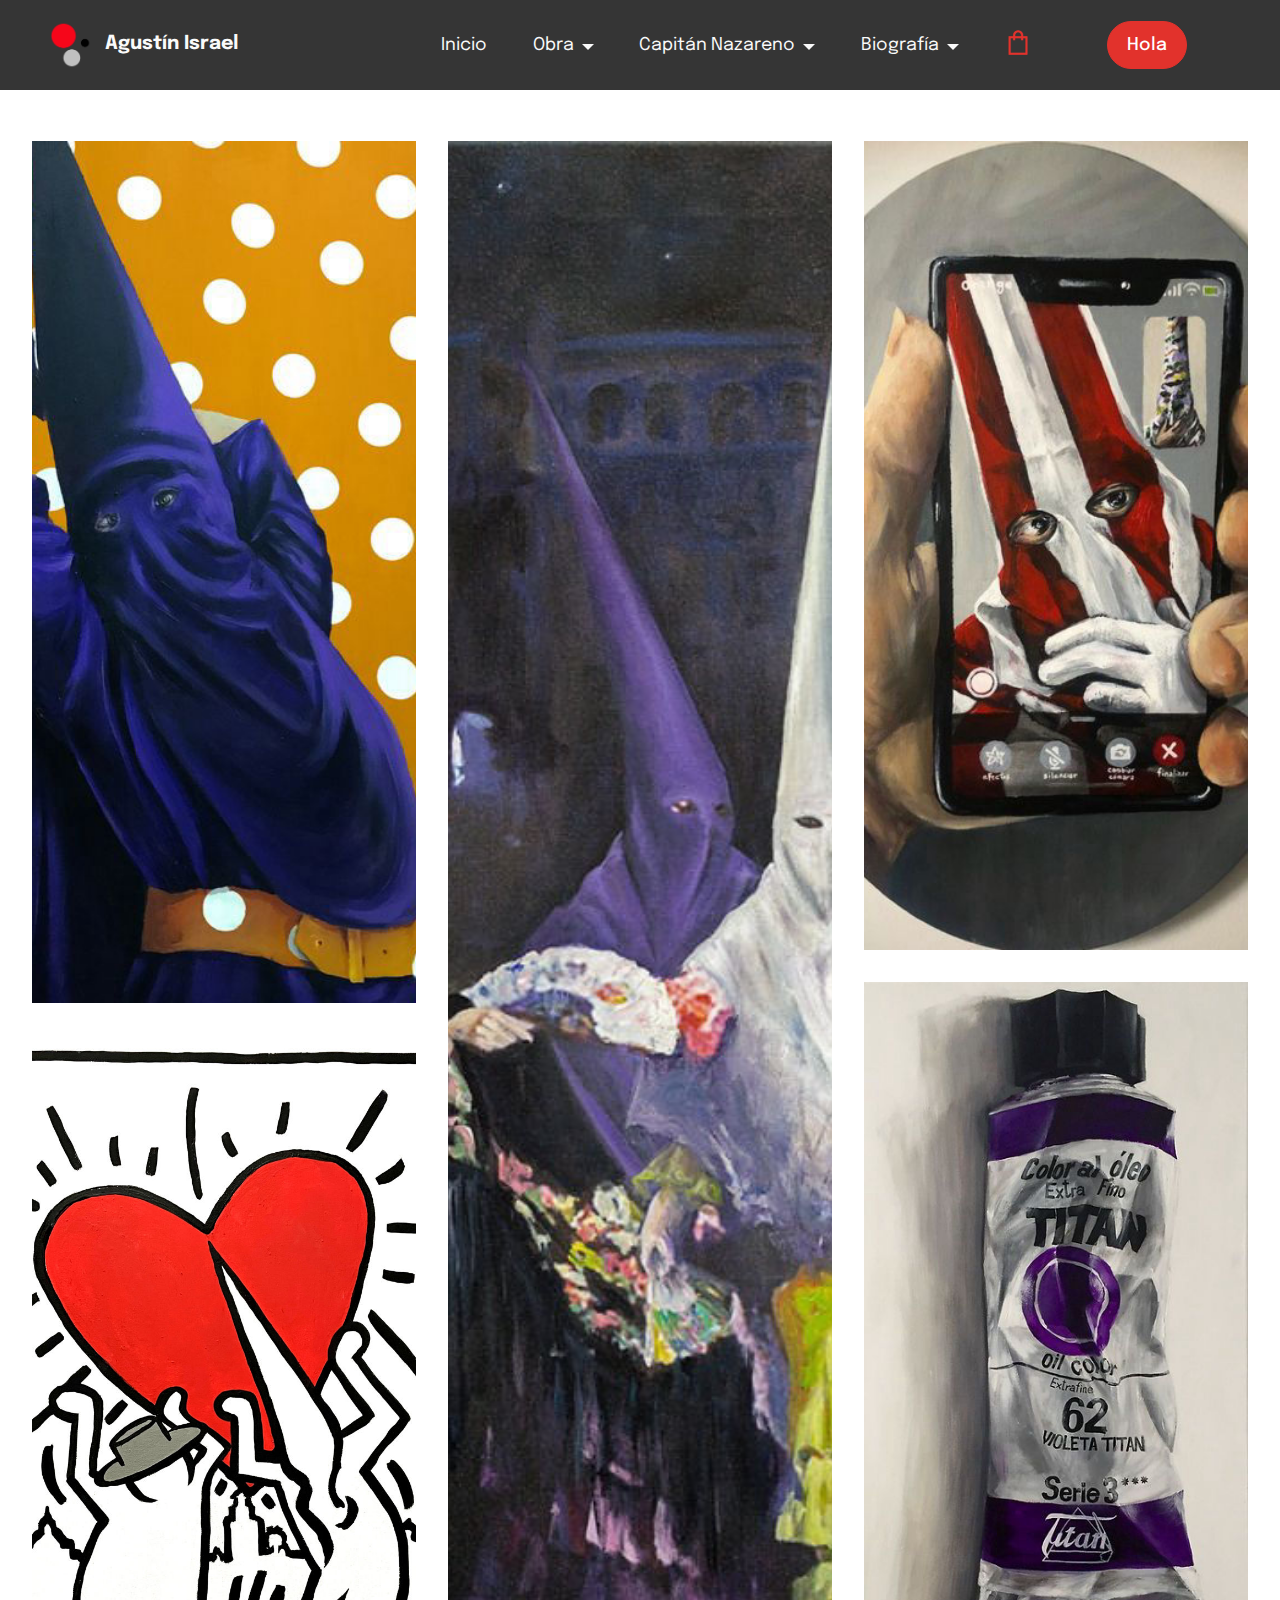
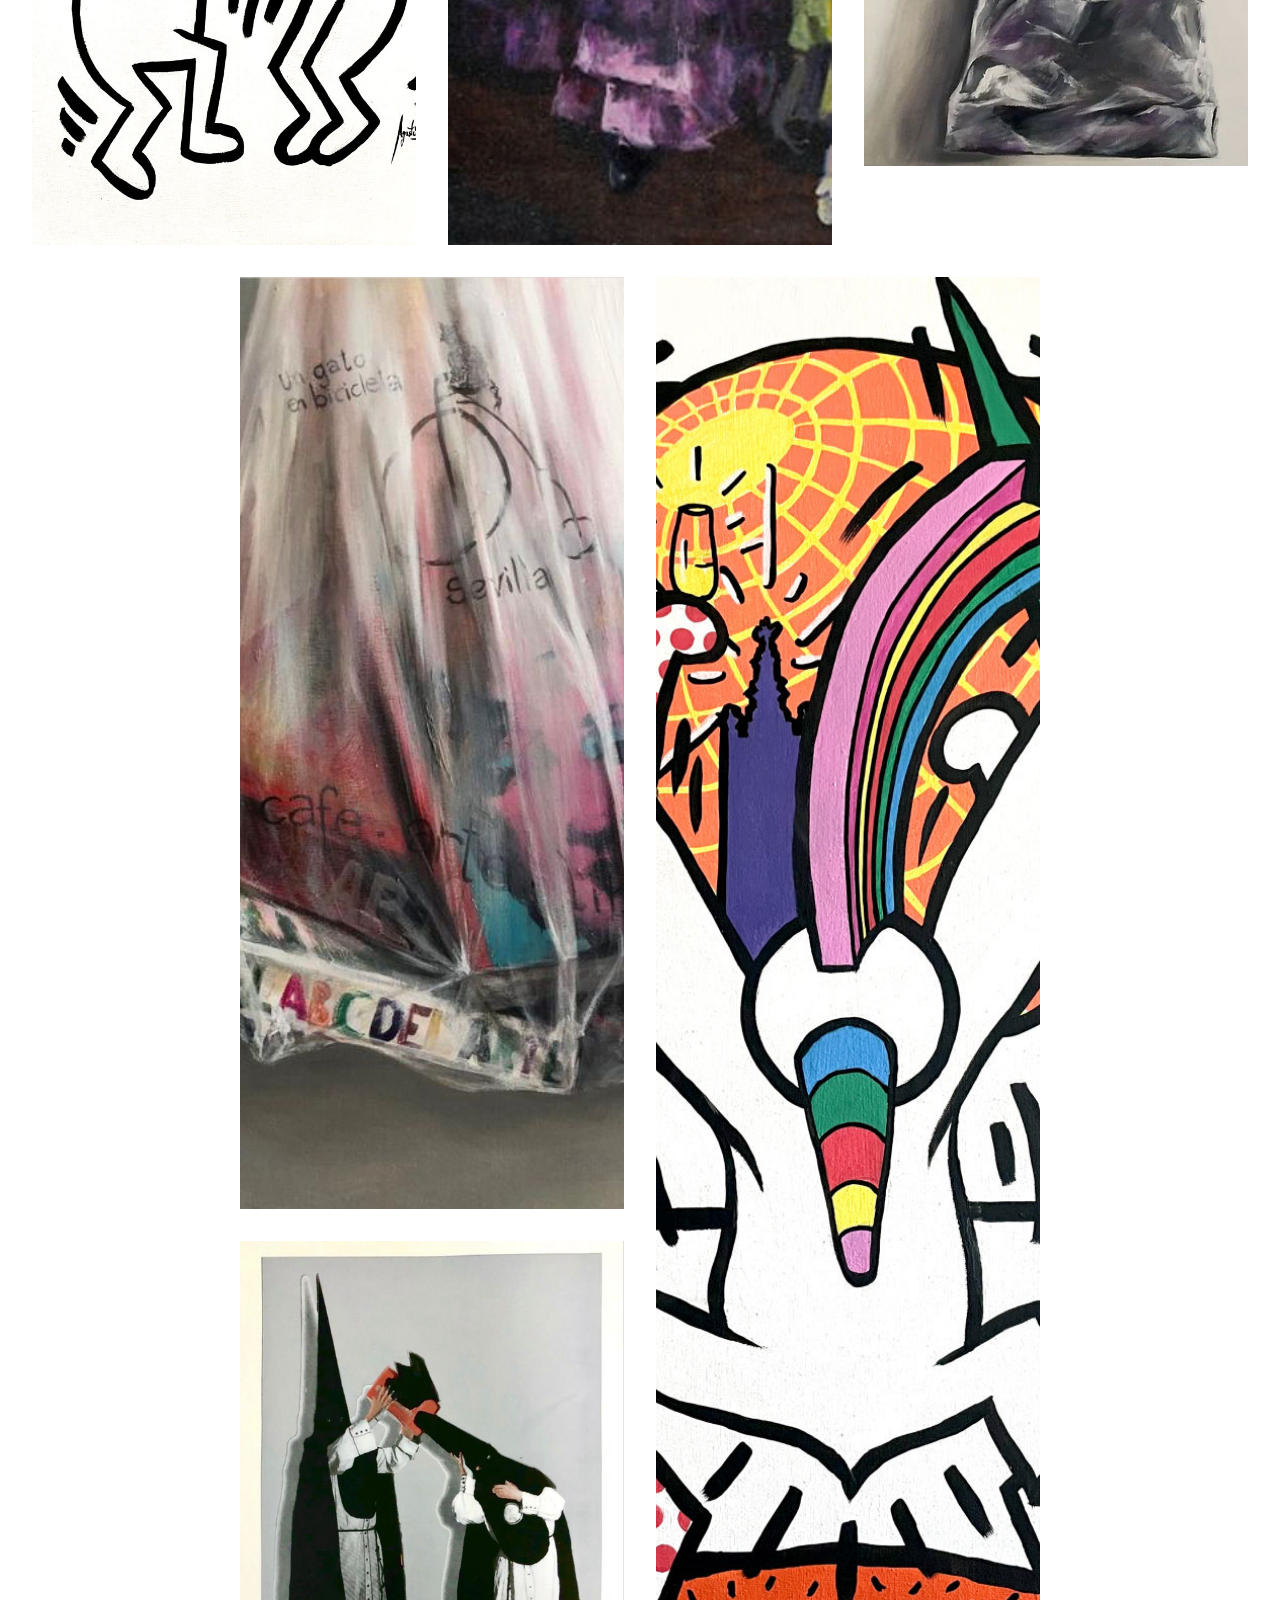
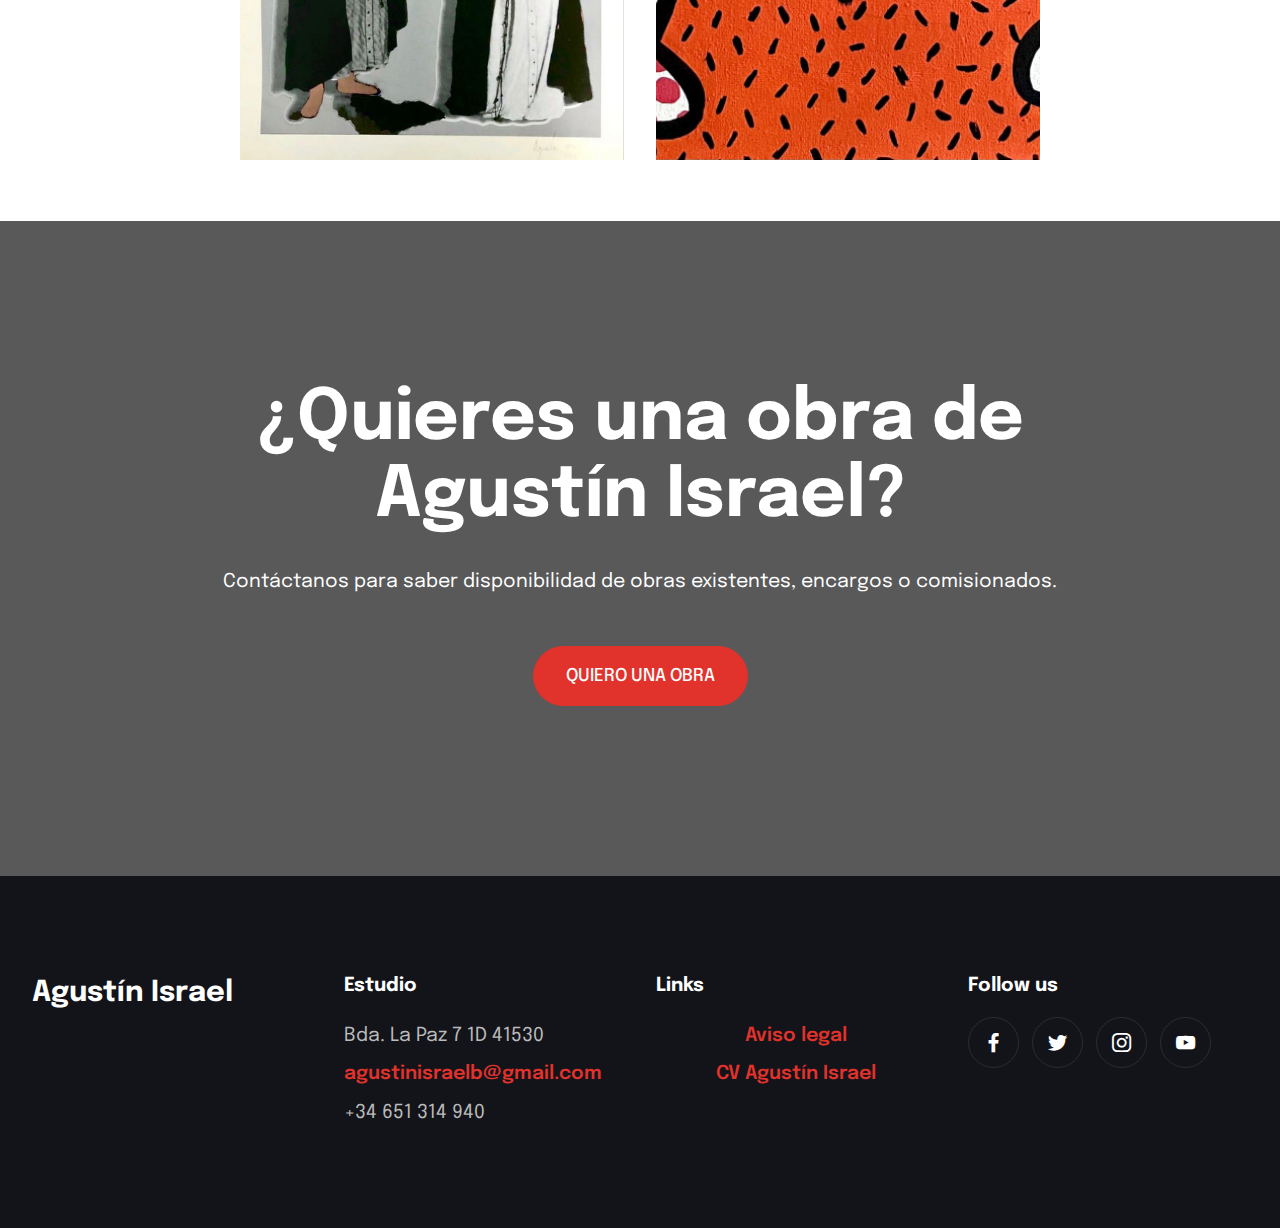
<file: pintura.html>
<!DOCTYPE html>
<html  >
<head>
  
  <meta charset="UTF-8">
  <meta http-equiv="X-UA-Compatible" content="IE=edge">
  
  <meta name="twitter:card" content="summary_large_image"/>
  <meta name="twitter:image:src" content="">
  <meta property="og:image" content="">
  <meta name="twitter:title" content="Pintura">
  <meta name="viewport" content="width=device-width, initial-scale=1, minimum-scale=1">
  <link rel="shortcut icon" href="assets/images/agustinisrael-logo-96x105.png" type="image/x-icon">
  <meta name="description" content="Una nueva estética festiva sevillana, Capirotes, Lunares, Manzanilla, o tatuajes se interrelacionan.">
  
  
  <title>Pintura</title>
  <link rel="stylesheet" href="assets/web/assets/mobirise-icons2/mobirise2.css">
  <link rel="stylesheet" href="assets/tether/tether.min.css">
  <link rel="stylesheet" href="assets/bootstrap/css/bootstrap.min.css">
  <link rel="stylesheet" href="assets/bootstrap/css/bootstrap-grid.min.css">
  <link rel="stylesheet" href="assets/bootstrap/css/bootstrap-reboot.min.css">
    <link rel="stylesheet" href="assets/dropdown/css/style.css">
  <link rel="stylesheet" href="assets/socicon/css/styles.css">
  <link rel="stylesheet" href="assets/theme/css/style.css">
  <link rel="preload" href="https://fonts.googleapis.com/css?family=Epilogue:100,200,300,400,500,600,700,800,900,100i,200i,300i,400i,500i,600i,700i,800i,900i&display=swap" as="style" onload="this.onload=null;this.rel='stylesheet'">
  <noscript><link rel="stylesheet" href="https://fonts.googleapis.com/css?family=Epilogue:100,200,300,400,500,600,700,800,900,100i,200i,300i,400i,500i,600i,700i,800i,900i&display=swap"></noscript>
  <link rel="preload" as="style" href="assets/mobirise/css/mbr-additional.css"><link rel="stylesheet" href="assets/mobirise/css/mbr-additional.css" type="text/css">
  
  
  
  
</head>
<body>
  
  <section class="menu menu1 cid-sXD8hsCcel" once="menu" id="menu1-e">
    

    <nav class="navbar navbar-dropdown navbar-fixed-top navbar-expand-lg">
        <div class="container-fluid">
            <div class="navbar-brand">
                <span class="navbar-logo">
                    <a href="index.html">
                        <img src="assets/images/agustinisrael-logo-96x105.png" alt="Agustín Israel" style="height: 3rem;">
                    </a>
                </span>
                <span class="navbar-caption-wrap"><a class="navbar-caption text-white display-7" href="#">Agustín Israel&nbsp;</a></span>
            </div>
            <button class="navbar-toggler" type="button" data-toggle="collapse" data-target="#navbarSupportedContent" aria-controls="navbarNavAltMarkup" aria-expanded="false" aria-label="Toggle navigation">
                <div class="hamburger">
                    <span></span>
                    <span></span>
                    <span></span>
                    <span></span>
                </div>
            </button>
            <div class="collapse navbar-collapse" id="navbarSupportedContent">
                <ul class="navbar-nav nav-dropdown" data-app-modern-menu="true"><li class="nav-item"><a class="nav-link link text-white text-primary display-4" href="index.html" aria-expanded="false">Inicio</a></li>
                    <li class="nav-item dropdown"><a class="nav-link link text-white dropdown-toggle display-4" href="#" aria-expanded="false" data-toggle="dropdown-submenu">Obra</a><div class="dropdown-menu"><a class="text-white dropdown-item text-primary display-4" href="obra-grafica.html" aria-expanded="false">Obra gráfica</a><a class="text-white dropdown-item text-primary display-4" href="pintura.html" aria-expanded="false">Pintura</a><a class="text-white dropdown-item text-primary display-4" href="escultura-instalaciones.html" aria-expanded="false">Escultura e Instalaciones</a><a class="text-white dropdown-item text-primary display-4" href="grabado.html" aria-expanded="false">Grabado</a><a class="text-white dropdown-item text-primary display-4" href="diseno.html" aria-expanded="false">Diseño</a><a class="text-white dropdown-item text-primary display-4" href="fotografia.html" aria-expanded="false">Fotografía</a></div></li>
                    <li class="nav-item dropdown"><a class="nav-link link text-white text-primary dropdown-toggle display-4" href="#" aria-expanded="false" data-toggle="dropdown-submenu">Capitán Nazareno</a><div class="dropdown-menu"><a class="text-white text-primary dropdown-item display-4" href="capitan-nazareno.html" aria-expanded="false">¿Quién es Capitán Nazareno?</a><a class="text-white text-primary dropdown-item display-4" href="http://www.floggy.app/agustinisrael" aria-expanded="false">Comprar Cómic</a><a class="text-white text-primary dropdown-item display-4" href="https://www.latostadora.com/web/capitan_nazareno_mujer_manga_corta_blanca_calidad_premium/1093918" aria-expanded="false">Comprar Camiseta</a></div></li>
                    <li class="nav-item dropdown"><a class="nav-link link text-white dropdown-toggle display-4" href="#" aria-expanded="false" data-toggle="dropdown-submenu">Biografía</a><div class="dropdown-menu"><a class="text-white dropdown-item text-primary display-4" href="assets/files/curriculum-2021.pdf" aria-expanded="false">CV (PDF)</a></div></li></ul>
                <div class="icons-menu">
                    <a class="iconfont-wrapper" href="http://www.floggy.app/agustinisrael" target="_blank">
                        <span class="p-2 mbr-iconfont mobi-mbri-shopping-bag mobi-mbri"></span>
                    </a>
                    
                    
                    
                </div>
                <div class="navbar-buttons mbr-section-btn"><a class="btn btn-primary display-4" href="mailto:agustinisraelb@gmail.com">Hola</a></div>
            </div>
        </div>
    </nav>
</section>

<section class="features2 cid-sXD8htZljO" id="features02-f">

    

    
    <div class="container">
        <div class="row">

            <div class="col-lg-4">
                <div class="row">
                    <div class="card p-3 col-12">
                        <div class="card-wrapper">
                            <div class="card-img">
                                <a href="https://www.pinterest.es/agustinisraelbg/serie-abril/"><img src="assets/images/agustin-israel-abril-564x704.jpg" alt="Abril"></a>
                            </div>
                            <div class="card-box">

                                <h4 class="card-title align-center mbr-white mbr-fonts-style display-4">Abril en Sevilla es un delirio de azahar, farolillos, incienso, lunares, oro, luz, sangre, manzanilla, terciopelo, fuego, sones de guitarra, capirotes y un continuo fluir de volantes. Es reclamo de espiritualidad frente a formas concupiscibles. El lado sensible del yo, frente a la fe, haciéndose de razón en ese crisol de ilusiones emergentes. Es ese paso de cronos, empapado de tradición que se eleva a la modernidad con el empuje siempre constante, pesado y cíclico del tic tac del reloj.</h4>
                                <p class="mbr-text align-center mbr-white mbr-fonts-style display-5"><strong><a href="https://www.pinterest.es/agustinisraelbg/serie-abril/" class="text-white">Abril</a></strong></p>
                            </div>
                        </div>
                    </div>
                    <div class="card p-3 col-12">
                        <div class="card-wrapper">
                            <div class="card-img">
                                <a href="https://www.pinterest.es/agustinisraelbg/sevilla-es-pop/"><img src="assets/images/img-1150-1047x1465.jpg" alt="Sevilla es Pop"></a>
                            </div>
                            <div class="card-box">

                                <h4 class="card-title align-center mbr-white mbr-fonts-style display-4">Artistas como Andy Warhol, Roy Lichtenstein, Keit Haring, Hamilton o los nacionales como Antonio de Felipe, Costus, Equipo Crónica o Eduardo Arroyo, sirven de pretexto para recrear con sus lenguajes con iconografía y simbología de Sevilla y sus fiestas, una celebración en clave pop del Típico y el Tópico, de la imagen de una ciudad llena de dicotomías y contraste, con una potente imagen proyectada al exterior.</h4>
                                <p class="mbr-text align-center mbr-white mbr-fonts-style display-5"><strong><a href="https://www.pinterest.es/agustinisraelbg/sevilla-es-pop/" class="text-white">Sevilla es Pop</a></strong></p>
                            </div>
                        </div>
                    </div>
                </div>
            </div>


            <div class="col-lg-4">
                <div class="row row-center">

                    <div class="card p-3 col-12">
                        <div class="card-wrapper">
                            <div class="card-img">
                                <a href="https://www.pinterest.es/agustinisraelbg/sevilla-en-fiestas/"><img src="assets/images/agustin-israel-barrera-24-960x952.jpg" alt="Sevilla en Fiestas"></a>
                            </div>
                            <div class="card-box">

                                <h4 class="card-title align-center mbr-white mbr-fonts-style display-4">Un recorrido por la historia del arte, esta vez con una nueva estética festiva sevillana, Capirotes, Lunares, Manzanilla, o tatuajes se interrelacionan con los personajes y escenas de las obras que la historia del arte nos ha aportado.</h4>
                                <p class="mbr-text align-center mbr-white mbr-fonts-style display-5"><strong><a href="https://www.pinterest.es/agustinisraelbg/sevilla-en-fiestas/" class="text-white">Sevilla en Fiestas</a></strong></p>
                            </div>
                        </div>
                    </div>
                </div>
            </div>


            <div class="col-lg-4">
                <div class="row">
                    <div class="card p-3 col-12">
                        <div class="card-wrapper">
                            <div class="card-img">
                                <a href="https://www.pinterest.es/agustinisraelbg/serie-selfies/"><img src="assets/images/agustin-israel-selfies-564x663.jpg" alt="Selfies"></a>
                            </div>
                            <div class="card-box">

                                <h4 class="card-title align-center mbr-white mbr-fonts-style display-4">La realidad, siempre supera a la ficción", sobre fotos reales encontradas en redes sociales, de nazarenos haciéndose selfies sobre espejos, tal que si de narciso se tratase, se compone esta serie donde autofotos o llamadas in extreamin protagonizan estas peculiares imágenes pictóricas, marcadas por el halo de veracidad de la propia imagen extraída de la ciber-realidad.</h4>
                                <p class="mbr-text align-center mbr-white mbr-fonts-style display-5"><strong><a href="https://www.pinterest.es/agustinisraelbg/serie-selfies/" class="text-white">Selfies</a></strong></p>
                            </div>
                        </div>
                    </div>
                    <div class="card p-3 col-12">
                        <div class="card-wrapper">
                            <div class="card-img">
                                <a href="https://www.pinterest.es/agustinisraelbg/%C3%B3leos-sobre-lienzo/"><img src="assets/images/agustin-israel-oleos-416x856.jpg" alt="Oleos"></a>
                            </div>
                            <div class="card-box">

                                <h4 class="card-title align-center mbr-white mbr-fonts-style display-4">Serie de corte figurativo e irónico, donde sobre fondos de soporte en crudo se representan botes se óleo, pintados con técnica acrílica, visibilizando, el erróneo concepto de que la pintura de “valor”, la “buena” es la realizada con óleo, obviando que el avance técnico nos ofrece multitud de materiales de mejor o igual calidad sin defenestrar el resultado de la obra</h4>
                                <p class="mbr-text align-center mbr-white mbr-fonts-style display-5"><strong><a href="https://www.pinterest.es/agustinisraelbg/%C3%B3leos-sobre-lienzo/" class="text-white">Óleos</a></strong></p>
                            </div>
                        </div>
                    </div>
                </div>
            </div>





        </div>
    </div>
</section>

<section class="features2 cid-sXD8huU1SN" id="features02-g">

    

    
    <div class="container">
        <div class="row">

            <div class="col-lg-4">
                <div class="row">
                    <div class="card p-3 col-12">
                        <div class="card-wrapper">
                            <div class="card-img">
                                <a href="https://www.pinterest.es/agustinisraelbg/in-retratos-embolsados-de-agust%C3%ADn-israel/"><img src="assets/images/agustin-israel-serie-in-564x701.jpg" alt="Serie In"></a>
                            </div>
                            <div class="card-box">

                                <h4 class="card-title align-center mbr-white mbr-fonts-style display-4">El envoltorio nos unifica, el interior es lo que nos hace diferentes. Al igual que ocurre con esta propuesta artística que posee un denominador común en todas las obras, la bolsa de plástico, pero una gran riqueza de matices en el interior de cada una de ellas. Una serie de retratos embolsados.
<div>
</div><div>Ante una sociedad plastificada, irreal, apostemos por lo natural, por la verdad de cada persona. Simplemente hagamos un ejercicio de honestidad con nosotros mismos y dejemos el plástico a un lado.</div></h4>
                                <p class="mbr-text align-center mbr-white mbr-fonts-style display-5"><strong><a href="https://www.pinterest.es/agustinisraelbg/in-retratos-embolsados-de-agust%C3%ADn-israel/" class="text-white">Serie In (Retratos embolsados)</a></strong></p>
                            </div>
                        </div>
                    </div>
                    <div class="card p-3 col-12">
                        <div class="card-wrapper">
                            <div class="card-img">
                                <a href="https://www.pinterest.es/agustinisraelbg/agust%C3%ADn-israel-obra-pl%C3%A1stica/"><img src="assets/images/agustin-israel-otros-sacapuntas-564x795.jpg" alt="Otros"></a>
                            </div>
                            <div class="card-box">

                                <h4 class="card-title align-center mbr-white mbr-fonts-style display-4"></h4>
                                <p class="mbr-text align-center mbr-white mbr-fonts-style display-5"><strong><a href="https://www.pinterest.es/agustinisraelbg/agust%C3%ADn-israel-obra-pl%C3%A1stica/" class="text-white">Otros y Otras</a></strong></p>
                            </div>
                        </div>
                    </div>
                </div>
            </div>


            <div class="col-lg-4">
                <div class="row row-center">

                    <div class="card p-3 col-12">
                        <div class="card-wrapper">
                            <div class="card-img">
                                <a href="https://www.pinterest.es/agustinisraelbg/currografia-obras-expo92-sevilla/"><img src="assets/images/curro-30-1047x1465.jpg" alt="Currografía"></a>
                            </div>
                            <div class="card-box">

                                <h4 class="card-title align-center mbr-white mbr-fonts-style display-4">Ha llovido mucho, desde aquel ilusionante 1992, pero curro ha quedado en nuestro catálogo iconográfico con gran intensidad. Durante bastantes años me he dedicado a recopilar material de publicidad y merchandesing de expo 92 y particularmente de curro. Material que sirve de punto de partida y será parte de esta a esta serie en la que Curro como protagonista en multitud de situaciones, acumulaciones..., se convierte en protagonista de las obras pictóricas, una instalación cerámica, y pequeñas viñetas pop al mas puro estilo Haring conforman esta particular visión, de la conservación del patrimonio de la memoria icónica de 1992. treinta años después.”</h4>
                                <p class="mbr-text align-center mbr-white mbr-fonts-style display-5"><strong><a href="https://www.pinterest.es/agustinisraelbg/currografia-obras-expo92-sevilla/" class="text-white">Currografía</a></strong></p>
                            </div>
                        </div>
                    </div>
                </div>
            </div>


            





        </div>
    </div>
</section>

<section class="contacts1 cid-sXD8hvGO2d mbr-parallax-background" id="contacts01-h">
    
    <div class="mbr-overlay" style="opacity: 0.7; background-color: rgb(18, 18, 18);"></div>
    <div class="align-center container">
        <div class="row justify-content-center">
            <div class="col-12 col-md-12 col-lg-10">
                
                <h1 class="mbr-section-title align-left mbr-fonts-style mb-4 display-2"><strong>¿Quieres una obra de Agustín Israel?</strong></h1>
                <p class="mbr-text align-left mbr-fonts-style pb-4 display-7">Contáctanos para saber disponibilidad de obras existentes, encargos o comisionados.</p>
                <div class="align-left mbr-section-btn"><a class="btn btn-lg btn-primary display-4" href="#">QUIERO UNA OBRA</a></div>
            </div>
        </div>
    </div>
</section>

<section class="footer1 cid-sXD8hwcHBd" once="footers" id="footer01-i">

    
    
    <div class="container">
        <div class="row mbr-white align-left">
            <div class="col-12 col-md-6 col-lg-3">
                <h5 class="mbr-section-subtitle mbr-fonts-style mb-2 display-5">
                    <strong>Agustín Israel</strong></h5>

            </div>
            <div class="col-12 col-md-6 col-lg-3">
                <h5 class="mbr-section-subtitle mbr-fonts-style mb-3 display-7"><strong>Estudio</strong></h5>
                <ul class="list mbr-fonts-style display-7">

                    <li class="mbr-text item-wrap">Bda. La Paz 7 1D 41530</li><li class="mbr-text item-wrap"><a href="mailto:agustinisraelb@gmail.com" class="text-primary" style="font-size: 1.2rem; background-color: rgb(19, 20, 25); display: inline !important;">agustinisraelb@gmail.com</a></li><a href="mailto:agustinisraelb@gmail.com" class="text-primary">
                    </a><li class="mbr-text item-wrap">+34 651 314 940</li>
                </ul>
            </div>
            <div class="col-12 col-md-6 col-lg-3">
                <h5 class="mbr-section-subtitle mbr-fonts-style mb-3 display-7">
                    <strong>Links</strong></h5>
                <ul class="list mbr-fonts-style display-7">
                    <li class="mbr-text item-wrap"><a href="aviso-legal.html" class="text-primary">Aviso legal</a></li><a href="aviso-legal.html" class="text-primary">
                    </a><li class="mbr-text item-wrap"><a href="assets/files/curriculum-2021.pdf" class="text-primary">CV Agustín Israel</a></li><a href="assets/files/curriculum-2021.pdf" class="text-primary">
                    </a><li class="mbr-text item-wrap"><br></li>
                </ul>
            </div>
            <div class="col-12 col-md-6 col-lg-3">
                <h5 class="mbr-section-subtitle mbr-fonts-style mb-3 display-7">
                    <strong>Follow us</strong></h5>

                <div class="social-row display-7">
                    <div class="soc-item">
                        <a href="https://www.facebook.com/Agust%C3%ADn-Israel-Barrera-Garc%C3%ADa-291927840856075" target="_blank">
                            <span class="mbr-iconfont socicon-facebook socicon"></span>
                        </a>
                    </div>
                    <div class="soc-item">
                        <a href="https://twitter.com/agustinisraelbg" target="_blank">
                            <span class="mbr-iconfont socicon-twitter socicon"></span>
                        </a>
                    </div>
                    <div class="soc-item">
                        <a href="https://www.instagram.com/agustinisrael/?hl=es" target="_blank">
                            <span class="mbr-iconfont socicon-instagram socicon"></span>
                        </a>
                    </div>
                    <div class="soc-item">
                        <a href="https://www.youtube.com/channel/UC0J80xAvbh36Kk90tRvTO-A" target="_blank">
                            <span class="mbr-iconfont socicon-youtube socicon"></span>
                        </a>
                    </div>
                </div>
            </div>
        </div>
    </div>
</section>


<script src="assets/web/assets/jquery/jquery.min.js"></script>
  <script src="assets/popper/popper.min.js"></script>
  <script src="assets/tether/tether.min.js"></script>
  <script src="assets/bootstrap/js/bootstrap.min.js"></script>
  <script src="assets/smoothscroll/smooth-scroll.js"></script>
      <script src="assets/dropdown/js/nav-dropdown.js"></script>
  <script src="assets/dropdown/js/navbar-dropdown.js"></script>
  <script src="assets/touchswipe/jquery.touch-swipe.min.js"></script>
  <script src="assets/parallax/jarallax.min.js"></script>
  <script src="assets/theme/js/script.js"></script>
  
  
  
 <div id="scrollToTop" class="scrollToTop mbr-arrow-up"><a style="text-align: center;"><i class="mbr-arrow-up-icon mbr-arrow-up-icon-cm cm-icon cm-icon-smallarrow-up"></i></a></div>
  </body>
</html>
</file>
<file: assets/dropdown/css/style.css>
.navbar-dropdown {
  left: 0;
  padding: 0;
  position: absolute;
  right: 0;
  top: 0;
  transition: all 0.45s ease;
  z-index: 1030;
  background: #282828; }
  .navbar-dropdown .navbar-logo {
    margin-right: 0.8rem;
    transition: margin 0.3s ease-in-out;
    vertical-align: middle; }
    .navbar-dropdown .navbar-logo img {
      height: 3.125rem;
      transition: all 0.3s ease-in-out; }
    .navbar-dropdown .navbar-logo.mbr-iconfont {
      font-size: 3.125rem;
      line-height: 3.125rem; }
  .navbar-dropdown .navbar-caption {
    font-weight: 700;
    white-space: normal;
    vertical-align: -4px;
    line-height: 3.125rem !important; }
    .navbar-dropdown .navbar-caption, .navbar-dropdown .navbar-caption:hover {
      color: inherit;
      text-decoration: none; }
  .navbar-dropdown .mbr-iconfont + .navbar-caption {
    vertical-align: -1px; }
  .navbar-dropdown.navbar-fixed-top {
    position: fixed; }
  .navbar-dropdown .navbar-brand span {
    vertical-align: -4px; }
  .navbar-dropdown.bg-color.transparent {
    background: none; }
  .navbar-dropdown.navbar-short .navbar-brand {
    padding: 0.625rem 0; }
    .navbar-dropdown.navbar-short .navbar-brand span {
      vertical-align: -1px; }
  .navbar-dropdown.navbar-short .navbar-caption {
    line-height: 2.375rem !important;
    vertical-align: -2px; }
  .navbar-dropdown.navbar-short .navbar-logo {
    margin-right: 0.5rem; }
    .navbar-dropdown.navbar-short .navbar-logo img {
      height: 2.375rem; }
    .navbar-dropdown.navbar-short .navbar-logo.mbr-iconfont {
      font-size: 2.375rem;
      line-height: 2.375rem; }
  .navbar-dropdown.navbar-short .mbr-table-cell {
    height: 3.625rem; }
  .navbar-dropdown .navbar-close {
    left: 0.6875rem;
    position: fixed;
    top: 0.75rem;
    z-index: 1000; }
  .navbar-dropdown .hamburger-icon {
    content: "";
    display: inline-block;
    vertical-align: middle;
    width: 16px;
    -webkit-box-shadow: 0 -6px 0 1px #282828,0 0 0 1px #282828,0 6px 0 1px #282828;
    -moz-box-shadow: 0 -6px 0 1px #282828,0 0 0 1px #282828,0 6px 0 1px #282828;
    box-shadow: 0 -6px 0 1px #282828,0 0 0 1px #282828,0 6px 0 1px #282828; }

.dropdown-menu .dropdown-toggle[data-toggle="dropdown-submenu"]::after {
  border-bottom: 0.35em solid transparent;
  border-left: 0.35em solid;
  border-right: 0;
  border-top: 0.35em solid transparent;
  margin-left: 0.3rem; }

.dropdown-menu .dropdown-item:focus {
  outline: 0; }

.nav-dropdown {
  font-size: 0.75rem;
  font-weight: 500;
  height: auto !important; }
  .nav-dropdown .nav-btn {
    padding-left: 1rem; }
  .nav-dropdown .link {
    margin: .667em 1.667em;
    font-weight: 500;
    padding: 0;
    transition: color .2s ease-in-out; }
    .nav-dropdown .link.dropdown-toggle {
      margin-right: 2.583em; }
      .nav-dropdown .link.dropdown-toggle::after {
        margin-left: .25rem;
        border-top: 0.35em solid;
        border-right: 0.35em solid transparent;
        border-left: 0.35em solid transparent;
        border-bottom: 0; }
      .nav-dropdown .link.dropdown-toggle[aria-expanded="true"] {
        margin: 0;
        padding: 0.667em 3.263em  0.667em 1.667em; }
  .nav-dropdown .link::after,
  .nav-dropdown .dropdown-item::after {
    color: inherit; }
  .nav-dropdown .btn {
    font-size: 0.75rem;
    font-weight: 700;
    letter-spacing: 0;
    margin-bottom: 0;
    padding-left: 1.25rem;
    padding-right: 1.25rem; }
  .nav-dropdown .dropdown-menu {
    border-radius: 0;
    border: 0;
    left: 0;
    margin: 0;
    padding-bottom: 1.25rem;
    padding-top: 1.25rem;
    position: relative; }
  .nav-dropdown .dropdown-submenu {
    margin-left: 0.125rem;
    top: 0; }
  .nav-dropdown .dropdown-item {
    font-weight: 500;
    line-height: 2;
    padding: 0.3846em 4.615em 0.3846em 1.5385em;
    position: relative;
    transition: color .2s ease-in-out, background-color .2s ease-in-out; }
    .nav-dropdown .dropdown-item::after {
      margin-top: -0.3077em;
      position: absolute;
      right: 1.1538em;
      top: 50%; }
    .nav-dropdown .dropdown-item:focus, .nav-dropdown .dropdown-item:hover {
      background: none; }

@media (max-width: 767px) {
  .nav-dropdown.navbar-toggleable-sm {
    bottom: 0;
    display: none;
    left: 0;
    overflow-x: hidden;
    position: fixed;
    top: 0;
    transform: translateX(-100%);
    -ms-transform: translateX(-100%);
    -webkit-transform: translateX(-100%);
    width: 18.75rem;
    z-index: 999; } }
.nav-dropdown.navbar-toggleable-xl {
  bottom: 0;
  display: none;
  left: 0;
  overflow-x: hidden;
  position: fixed;
  top: 0;
  transform: translateX(-100%);
  -ms-transform: translateX(-100%);
  -webkit-transform: translateX(-100%);
  width: 18.75rem;
  z-index: 999; }

.nav-dropdown-sm {
  display: block !important;
  overflow-x: hidden;
  overflow: auto;
  padding-top: 3.875rem; }
  .nav-dropdown-sm::after {
    content: "";
    display: block;
    height: 3rem;
    width: 100%; }
  .nav-dropdown-sm.collapse.in ~ .navbar-close {
    display: block !important; }
  .nav-dropdown-sm.collapsing, .nav-dropdown-sm.collapse.in {
    transform: translateX(0);
    -ms-transform: translateX(0);
    -webkit-transform: translateX(0);
    transition: all 0.25s ease-out;
    -webkit-transition: all 0.25s ease-out;
    background: #282828; }
  .nav-dropdown-sm.collapsing[aria-expanded="false"] {
    transform: translateX(-100%);
    -ms-transform: translateX(-100%);
    -webkit-transform: translateX(-100%); }
  .nav-dropdown-sm .nav-item {
    display: block;
    margin-left: 0 !important;
    padding-left: 0; }
  .nav-dropdown-sm .link,
  .nav-dropdown-sm .dropdown-item {
    border-top: 1px dotted rgba(255, 255, 255, 0.1);
    font-size: 0.8125rem;
    line-height: 1.6;
    margin: 0 !important;
    padding: 0.875rem 2.4rem 0.875rem 1.5625rem !important;
    position: relative;
    white-space: normal; }
    .nav-dropdown-sm .link:focus, .nav-dropdown-sm .link:hover,
    .nav-dropdown-sm .dropdown-item:focus,
    .nav-dropdown-sm .dropdown-item:hover {
      background: rgba(0, 0, 0, 0.2) !important;
      color: #c0a375; }
  .nav-dropdown-sm .nav-btn {
    position: relative;
    padding: 1.5625rem 1.5625rem 0 1.5625rem; }
    .nav-dropdown-sm .nav-btn::before {
      border-top: 1px dotted rgba(255, 255, 255, 0.1);
      content: "";
      left: 0;
      position: absolute;
      top: 0;
      width: 100%; }
    .nav-dropdown-sm .nav-btn + .nav-btn {
      padding-top: 0.625rem; }
      .nav-dropdown-sm .nav-btn + .nav-btn::before {
        display: none; }
  .nav-dropdown-sm .btn {
    padding: 0.625rem 0; }
  .nav-dropdown-sm .dropdown-toggle[data-toggle="dropdown-submenu"]::after {
    margin-left: .25rem;
    border-top: 0.35em solid;
    border-right: 0.35em solid transparent;
    border-left: 0.35em solid transparent;
    border-bottom: 0; }
  .nav-dropdown-sm .dropdown-toggle[data-toggle="dropdown-submenu"][aria-expanded="true"]::after {
    border-top: 0;
    border-right: 0.35em solid transparent;
    border-left: 0.35em solid transparent;
    border-bottom: 0.35em solid; }
  .nav-dropdown-sm .dropdown-menu {
    margin: 0;
    padding: 0;
    position: relative;
    top: 0;
    left: 0;
    width: 100%;
    border: 0;
    float: none;
    border-radius: 0;
    background: none; }
  .nav-dropdown-sm .dropdown-submenu {
    left: 100%;
    margin-left: 0.125rem;
    margin-top: -1.25rem;
    top: 0; }

.navbar-toggleable-sm .nav-dropdown .dropdown-menu {
  position: absolute; }

.navbar-toggleable-sm .nav-dropdown .dropdown-submenu {
  left: 100%;
  margin-left: 0.125rem;
  margin-top: -1.25rem;
  top: 0; }

.navbar-toggleable-sm.opened .nav-dropdown .dropdown-menu {
  position: relative; }

.navbar-toggleable-sm.opened .nav-dropdown .dropdown-submenu {
  left: 0;
  margin-left: 00rem;
  margin-top: 0rem;
  top: 0; }

.is-builder .nav-dropdown.collapsing {
  transition: none !important; }

/*# sourceMappingURL=style.css.map */
</file>
<file: assets/socicon/css/styles.css>
@charset "UTF-8";

@font-face {
  font-family: 'Socicon';
  src:  url('../fonts/socicon.eot');
  src:  url('../fonts/socicon.eot?#iefix') format('embedded-opentype'),
    url('../fonts/socicon.woff2') format('woff2'),
    url('../fonts/socicon.ttf') format('truetype'),
    url('../fonts/socicon.woff') format('woff'),
    url('../fonts/socicon.svg#socicon') format('svg');
  font-weight: normal;
  font-style: normal;
}

[data-icon]:before {
  font-family: "socicon" !important;
  content: attr(data-icon);
  font-style: normal !important;
  font-weight: normal !important;
  font-variant: normal !important;
  text-transform: none !important;
  speak: none;
  line-height: 1;
  -webkit-font-smoothing: antialiased;
  -moz-osx-font-smoothing: grayscale;
}

[class^="socicon-"], [class*=" socicon-"] {
  /* use !important to prevent issues with browser extensions that change fonts */
  font-family: 'Socicon' !important;
  speak: none;
  font-style: normal;
  font-weight: normal;
  font-variant: normal;
  text-transform: none;
  line-height: 1;

  /* Better Font Rendering =========== */
  -webkit-font-smoothing: antialiased;
  -moz-osx-font-smoothing: grayscale;
}

.socicon-eitaa:before {
  content: "\e97c";
}
.socicon-soroush:before {
  content: "\e97d";
}
.socicon-bale:before {
  content: "\e97e";
}
.socicon-zazzle:before {
  content: "\e97b";
}
.socicon-society6:before {
  content: "\e97a";
}
.socicon-redbubble:before {
  content: "\e979";
}
.socicon-avvo:before {
  content: "\e978";
}
.socicon-stitcher:before {
  content: "\e977";
}
.socicon-googlehangouts:before {
  content: "\e974";
}
.socicon-dlive:before {
  content: "\e975";
}
.socicon-vsco:before {
  content: "\e976";
}
.socicon-flipboard:before {
  content: "\e973";
}
.socicon-ubuntu:before {
  content: "\e958";
}
.socicon-artstation:before {
  content: "\e959";
}
.socicon-invision:before {
  content: "\e95a";
}
.socicon-torial:before {
  content: "\e95b";
}
.socicon-collectorz:before {
  content: "\e95c";
}
.socicon-seenthis:before {
  content: "\e95d";
}
.socicon-googleplaymusic:before {
  content: "\e95e";
}
.socicon-debian:before {
  content: "\e95f";
}
.socicon-filmfreeway:before {
  content: "\e960";
}
.socicon-gnome:before {
  content: "\e961";
}
.socicon-itchio:before {
  content: "\e962";
}
.socicon-jamendo:before {
  content: "\e963";
}
.socicon-mix:before {
  content: "\e964";
}
.socicon-sharepoint:before {
  content: "\e965";
}
.socicon-tinder:before {
  content: "\e966";
}
.socicon-windguru:before {
  content: "\e967";
}
.socicon-cdbaby:before {
  content: "\e968";
}
.socicon-elementaryos:before {
  content: "\e969";
}
.socicon-stage32:before {
  content: "\e96a";
}
.socicon-tiktok:before {
  content: "\e96b";
}
.socicon-gitter:before {
  content: "\e96c";
}
.socicon-letterboxd:before {
  content: "\e96d";
}
.socicon-threema:before {
  content: "\e96e";
}
.socicon-splice:before {
  content: "\e96f";
}
.socicon-metapop:before {
  content: "\e970";
}
.socicon-naver:before {
  content: "\e971";
}
.socicon-remote:before {
  content: "\e972";
}
.socicon-internet:before {
  content: "\e957";
}
.socicon-moddb:before {
  content: "\e94b";
}
.socicon-indiedb:before {
  content: "\e94c";
}
.socicon-traxsource:before {
  content: "\e94d";
}
.socicon-gamefor:before {
  content: "\e94e";
}
.socicon-pixiv:before {
  content: "\e94f";
}
.socicon-myanimelist:before {
  content: "\e950";
}
.socicon-blackberry:before {
  content: "\e951";
}
.socicon-wickr:before {
  content: "\e952";
}
.socicon-spip:before {
  content: "\e953";
}
.socicon-napster:before {
  content: "\e954";
}
.socicon-beatport:before {
  content: "\e955";
}
.socicon-hackerone:before {
  content: "\e956";
}
.socicon-hackernews:before {
  content: "\e946";
}
.socicon-smashwords:before {
  content: "\e947";
}
.socicon-kobo:before {
  content: "\e948";
}
.socicon-bookbub:before {
  content: "\e949";
}
.socicon-mailru:before {
  content: "\e94a";
}
.socicon-gitlab:before {
  content: "\e945";
}
.socicon-instructables:before {
  content: "\e944";
}
.socicon-portfolio:before {
  content: "\e943";
}
.socicon-codered:before {
  content: "\e940";
}
.socicon-origin:before {
  content: "\e941";
}
.socicon-nextdoor:before {
  content: "\e942";
}
.socicon-udemy:before {
  content: "\e93f";
}
.socicon-livemaster:before {
  content: "\e93e";
}
.socicon-crunchbase:before {
  content: "\e93b";
}
.socicon-homefy:before {
  content: "\e93c";
}
.socicon-calendly:before {
  content: "\e93d";
}
.socicon-realtor:before {
  content: "\e90f";
}
.socicon-tidal:before {
  content: "\e910";
}
.socicon-qobuz:before {
  content: "\e911";
}
.socicon-natgeo:before {
  content: "\e912";
}
.socicon-mastodon:before {
  content: "\e913";
}
.socicon-unsplash:before {
  content: "\e914";
}
.socicon-homeadvisor:before {
  content: "\e915";
}
.socicon-angieslist:before {
  content: "\e916";
}
.socicon-codepen:before {
  content: "\e917";
}
.socicon-slack:before {
  content: "\e918";
}
.socicon-openaigym:before {
  content: "\e919";
}
.socicon-logmein:before {
  content: "\e91a";
}
.socicon-fiverr:before {
  content: "\e91b";
}
.socicon-gotomeeting:before {
  content: "\e91c";
}
.socicon-aliexpress:before {
  content: "\e91d";
}
.socicon-guru:before {
  content: "\e91e";
}
.socicon-appstore:before {
  content: "\e91f";
}
.socicon-homes:before {
  content: "\e920";
}
.socicon-zoom:before {
  content: "\e921";
}
.socicon-alibaba:before {
  content: "\e922";
}
.socicon-craigslist:before {
  content: "\e923";
}
.socicon-wix:before {
  content: "\e924";
}
.socicon-redfin:before {
  content: "\e925";
}
.socicon-googlecalendar:before {
  content: "\e926";
}
.socicon-shopify:before {
  content: "\e927";
}
.socicon-freelancer:before {
  content: "\e928";
}
.socicon-seedrs:before {
  content: "\e929";
}
.socicon-bing:before {
  content: "\e92a";
}
.socicon-doodle:before {
  content: "\e92b";
}
.socicon-bonanza:before {
  content: "\e92c";
}
.socicon-squarespace:before {
  content: "\e92d";
}
.socicon-toptal:before {
  content: "\e92e";
}
.socicon-gust:before {
  content: "\e92f";
}
.socicon-ask:before {
  content: "\e930";
}
.socicon-trulia:before {
  content: "\e931";
}
.socicon-loomly:before {
  content: "\e932";
}
.socicon-ghost:before {
  content: "\e933";
}
.socicon-upwork:before {
  content: "\e934";
}
.socicon-fundable:before {
  content: "\e935";
}
.socicon-booking:before {
  content: "\e936";
}
.socicon-googlemaps:before {
  content: "\e937";
}
.socicon-zillow:before {
  content: "\e938";
}
.socicon-niconico:before {
  content: "\e939";
}
.socicon-toneden:before {
  content: "\e93a";
}
.socicon-augment:before {
  content: "\e908";
}
.socicon-bitbucket:before {
  content: "\e909";
}
.socicon-fyuse:before {
  content: "\e90a";
}
.socicon-yt-gaming:before {
  content: "\e90b";
}
.socicon-sketchfab:before {
  content: "\e90c";
}
.socicon-mobcrush:before {
  content: "\e90d";
}
.socicon-microsoft:before {
  content: "\e90e";
}
.socicon-pandora:before {
  content: "\e907";
}
.socicon-messenger:before {
  content: "\e906";
}
.socicon-gamewisp:before {
  content: "\e905";
}
.socicon-bloglovin:before {
  content: "\e904";
}
.socicon-tunein:before {
  content: "\e903";
}
.socicon-gamejolt:before {
  content: "\e901";
}
.socicon-trello:before {
  content: "\e902";
}
.socicon-spreadshirt:before {
  content: "\e900";
}
.socicon-500px:before {
  content: "\e000";
}
.socicon-8tracks:before {
  content: "\e001";
}
.socicon-airbnb:before {
  content: "\e002";
}
.socicon-alliance:before {
  content: "\e003";
}
.socicon-amazon:before {
  content: "\e004";
}
.socicon-amplement:before {
  content: "\e005";
}
.socicon-android:before {
  content: "\e006";
}
.socicon-angellist:before {
  content: "\e007";
}
.socicon-apple:before {
  content: "\e008";
}
.socicon-appnet:before {
  content: "\e009";
}
.socicon-baidu:before {
  content: "\e00a";
}
.socicon-bandcamp:before {
  content: "\e00b";
}
.socicon-battlenet:before {
  content: "\e00c";
}
.socicon-mixer:before {
  content: "\e00d";
}
.socicon-bebee:before {
  content: "\e00e";
}
.socicon-bebo:before {
  content: "\e00f";
}
.socicon-behance:before {
  content: "\e010";
}
.socicon-blizzard:before {
  content: "\e011";
}
.socicon-blogger:before {
  content: "\e012";
}
.socicon-buffer:before {
  content: "\e013";
}
.socicon-chrome:before {
  content: "\e014";
}
.socicon-coderwall:before {
  content: "\e015";
}
.socicon-curse:before {
  content: "\e016";
}
.socicon-dailymotion:before {
  content: "\e017";
}
.socicon-deezer:before {
  content: "\e018";
}
.socicon-delicious:before {
  content: "\e019";
}
.socicon-deviantart:before {
  content: "\e01a";
}
.socicon-diablo:before {
  content: "\e01b";
}
.socicon-digg:before {
  content: "\e01c";
}
.socicon-discord:before {
  content: "\e01d";
}
.socicon-disqus:before {
  content: "\e01e";
}
.socicon-douban:before {
  content: "\e01f";
}
.socicon-draugiem:before {
  content: "\e020";
}
.socicon-dribbble:before {
  content: "\e021";
}
.socicon-drupal:before {
  content: "\e022";
}
.socicon-ebay:before {
  content: "\e023";
}
.socicon-ello:before {
  content: "\e024";
}
.socicon-endomodo:before {
  content: "\e025";
}
.socicon-envato:before {
  content: "\e026";
}
.socicon-etsy:before {
  content: "\e027";
}
.socicon-facebook:before {
  content: "\e028";
}
.socicon-feedburner:before {
  content: "\e029";
}
.socicon-filmweb:before {
  content: "\e02a";
}
.socicon-firefox:before {
  content: "\e02b";
}
.socicon-flattr:before {
  content: "\e02c";
}
.socicon-flickr:before {
  content: "\e02d";
}
.socicon-formulr:before {
  content: "\e02e";
}
.socicon-forrst:before {
  content: "\e02f";
}
.socicon-foursquare:before {
  content: "\e030";
}
.socicon-friendfeed:before {
  content: "\e031";
}
.socicon-github:before {
  content: "\e032";
}
.socicon-goodreads:before {
  content: "\e033";
}
.socicon-google:before {
  content: "\e034";
}
.socicon-googlescholar:before {
  content: "\e035";
}
.socicon-googlegroups:before {
  content: "\e036";
}
.socicon-googlephotos:before {
  content: "\e037";
}
.socicon-googleplus:before {
  content: "\e038";
}
.socicon-grooveshark:before {
  content: "\e039";
}
.socicon-hackerrank:before {
  content: "\e03a";
}
.socicon-hearthstone:before {
  content: "\e03b";
}
.socicon-hellocoton:before {
  content: "\e03c";
}
.socicon-heroes:before {
  content: "\e03d";
}
.socicon-smashcast:before {
  content: "\e03e";
}
.socicon-horde:before {
  content: "\e03f";
}
.socicon-houzz:before {
  content: "\e040";
}
.socicon-icq:before {
  content: "\e041";
}
.socicon-identica:before {
  content: "\e042";
}
.socicon-imdb:before {
  content: "\e043";
}
.socicon-instagram:before {
  content: "\e044";
}
.socicon-issuu:before {
  content: "\e045";
}
.socicon-istock:before {
  content: "\e046";
}
.socicon-itunes:before {
  content: "\e047";
}
.socicon-keybase:before {
  content: "\e048";
}
.socicon-lanyrd:before {
  content: "\e049";
}
.socicon-lastfm:before {
  content: "\e04a";
}
.socicon-line:before {
  content: "\e04b";
}
.socicon-linkedin:before {
  content: "\e04c";
}
.socicon-livejournal:before {
  content: "\e04d";
}
.socicon-lyft:before {
  content: "\e04e";
}
.socicon-macos:before {
  content: "\e04f";
}
.socicon-mail:before {
  content: "\e050";
}
.socicon-medium:before {
  content: "\e051";
}
.socicon-meetup:before {
  content: "\e052";
}
.socicon-mixcloud:before {
  content: "\e053";
}
.socicon-modelmayhem:before {
  content: "\e054";
}
.socicon-mumble:before {
  content: "\e055";
}
.socicon-myspace:before {
  content: "\e056";
}
.socicon-newsvine:before {
  content: "\e057";
}
.socicon-nintendo:before {
  content: "\e058";
}
.socicon-npm:before {
  content: "\e059";
}
.socicon-odnoklassniki:before {
  content: "\e05a";
}
.socicon-openid:before {
  content: "\e05b";
}
.socicon-opera:before {
  content: "\e05c";
}
.socicon-outlook:before {
  content: "\e05d";
}
.socicon-overwatch:before {
  content: "\e05e";
}
.socicon-patreon:before {
  content: "\e05f";
}
.socicon-paypal:before {
  content: "\e060";
}
.socicon-periscope:before {
  content: "\e061";
}
.socicon-persona:before {
  content: "\e062";
}
.socicon-pinterest:before {
  content: "\e063";
}
.socicon-play:before {
  content: "\e064";
}
.socicon-player:before {
  content: "\e065";
}
.socicon-playstation:before {
  content: "\e066";
}
.socicon-pocket:before {
  content: "\e067";
}
.socicon-qq:before {
  content: "\e068";
}
.socicon-quora:before {
  content: "\e069";
}
.socicon-raidcall:before {
  content: "\e06a";
}
.socicon-ravelry:before {
  content: "\e06b";
}
.socicon-reddit:before {
  content: "\e06c";
}
.socicon-renren:before {
  content: "\e06d";
}
.socicon-researchgate:before {
  content: "\e06e";
}
.socicon-residentadvisor:before {
  content: "\e06f";
}
.socicon-reverbnation:before {
  content: "\e070";
}
.socicon-rss:before {
  content: "\e071";
}
.socicon-sharethis:before {
  content: "\e072";
}
.socicon-skype:before {
  content: "\e073";
}
.socicon-slideshare:before {
  content: "\e074";
}
.socicon-smugmug:before {
  content: "\e075";
}
.socicon-snapchat:before {
  content: "\e076";
}
.socicon-songkick:before {
  content: "\e077";
}
.socicon-soundcloud:before {
  content: "\e078";
}
.socicon-spotify:before {
  content: "\e079";
}
.socicon-stackexchange:before {
  content: "\e07a";
}
.socicon-stackoverflow:before {
  content: "\e07b";
}
.socicon-starcraft:before {
  content: "\e07c";
}
.socicon-stayfriends:before {
  content: "\e07d";
}
.socicon-steam:before {
  content: "\e07e";
}
.socicon-storehouse:before {
  content: "\e07f";
}
.socicon-strava:before {
  content: "\e080";
}
.socicon-streamjar:before {
  content: "\e081";
}
.socicon-stumbleupon:before {
  content: "\e082";
}
.socicon-swarm:before {
  content: "\e083";
}
.socicon-teamspeak:before {
  content: "\e084";
}
.socicon-teamviewer:before {
  content: "\e085";
}
.socicon-technorati:before {
  content: "\e086";
}
.socicon-telegram:before {
  content: "\e087";
}
.socicon-tripadvisor:before {
  content: "\e088";
}
.socicon-tripit:before {
  content: "\e089";
}
.socicon-triplej:before {
  content: "\e08a";
}
.socicon-tumblr:before {
  content: "\e08b";
}
.socicon-twitch:before {
  content: "\e08c";
}
.socicon-twitter:before {
  content: "\e08d";
}
.socicon-uber:before {
  content: "\e08e";
}
.socicon-ventrilo:before {
  content: "\e08f";
}
.socicon-viadeo:before {
  content: "\e090";
}
.socicon-viber:before {
  content: "\e091";
}
.socicon-viewbug:before {
  content: "\e092";
}
.socicon-vimeo:before {
  content: "\e093";
}
.socicon-vine:before {
  content: "\e094";
}
.socicon-vkontakte:before {
  content: "\e095";
}
.socicon-warcraft:before {
  content: "\e096";
}
.socicon-wechat:before {
  content: "\e097";
}
.socicon-weibo:before {
  content: "\e098";
}
.socicon-whatsapp:before {
  content: "\e099";
}
.socicon-wikipedia:before {
  content: "\e09a";
}
.socicon-windows:before {
  content: "\e09b";
}
.socicon-wordpress:before {
  content: "\e09c";
}
.socicon-wykop:before {
  content: "\e09d";
}
.socicon-xbox:before {
  content: "\e09e";
}
.socicon-xing:before {
  content: "\e09f";
}
.socicon-yahoo:before {
  content: "\e0a0";
}
.socicon-yammer:before {
  content: "\e0a1";
}
.socicon-yandex:before {
  content: "\e0a2";
}
.socicon-yelp:before {
  content: "\e0a3";
}
.socicon-younow:before {
  content: "\e0a4";
}
.socicon-youtube:before {
  content: "\e0a5";
}
.socicon-zapier:before {
  content: "\e0a6";
}
.socicon-zerply:before {
  content: "\e0a7";
}
.socicon-zomato:before {
  content: "\e0a8";
}
.socicon-zynga:before {
  content: "\e0a9";
}
</file>
<file: assets/theme/css/style.css>
section {
  background-color: #ffffff; }

.form-control:focus {
  box-shadow: none; }

:focus {
  outline: none; }


  .container {
    max-width: 1400px; 
  }

  @media (min-width: 767px) {
    .container {
    padding: 0 2rem;
  }
}

@media (max-width: 767px) {
  .align-right, .align-left {
    text-align: center!important;
  }
}

.mbr-section-subtitle {
  letter-spacing: 3px;
  font-weight: 500!important;
}
a {
  font-weight: 600;
}

section,
.container,
.container-fluid {
  position: relative;
  word-wrap: break-word; }

a.mbr-iconfont:hover {
  text-decoration: none; }

.article .lead p,
.article .lead ul,
.article .lead ol,
.article .lead pre,
.article .lead blockquote {
  margin-bottom: 0; }

a {
  font-style: normal;
  font-weight: 600;
  cursor: pointer; }
  a, a:hover {
    text-decoration: none; }

figure {
  margin-bottom: 0; }

body {
  color: #232323; }

h1,
h2,
h3,
h4,
h5,
h6,
.display-1,
.display-2,
.display-4,
.display-5,
.display-7,
span,
p
{
  line-height: 1;
  word-break: break-word;
  word-wrap: break-word;
  font-weight: 400; }

b,
strong {
  font-weight: bold; }

input:-webkit-autofill, input:-webkit-autofill:hover, input:-webkit-autofill:focus, input:-webkit-autofill:active {
  transition-delay: 9999s;
  transition-property: background-color, color; }

textarea[type="hidden"] {
  display: none; }

body {
  position: relative; }

section {
  background-position: 50% 50%;
  background-repeat: no-repeat;
  background-size: cover; }
  section .mbr-background-video,
  section .mbr-background-video-preview {
    position: absolute;
    bottom: 0;
    left: 0;
    right: 0;
    top: 0; }

.hidden {
  visibility: hidden; }

.mbr-z-index20 {
  z-index: 20; }

/*! Base colors */
.mbr-white {
  color: #ffffff; }

.mbr-black {
  color: #111111; }

.mbr-bg-white {
  background-color: #ffffff; }

.mbr-bg-black {
  background-color: #000000; }

/*! Text-aligns */
.align-left {
  text-align: left; }

.align-center {
  text-align: center; }

.align-right {
  text-align: right; }

/*! Font-weight  */
.mbr-light {
  font-weight: 300; }

.mbr-regular {
  font-weight: 400; }

.mbr-semibold {
  font-weight: 500; }

.mbr-bold {
  font-weight: 700; }

/*! Media  */
.media-size-item {
  flex: 1 1 auto; }

.media-content {
  flex-basis: 100%; }

.media-container-row {
  display: flex;
  flex-direction: row;
  flex-wrap: wrap;
  justify-content: center;
  align-content: center;
  align-items: start; }
  .media-container-row .media-size-item {
    width: 400px; }

.media-container-column {
  display: flex;
  flex-direction: column;
  flex-wrap: wrap;
  justify-content: center;
  align-content: center;
  align-items: stretch; }
  .media-container-column > * {
    width: 100%; }

@media (min-width: 992px) {
  .media-container-row {
    flex-wrap: nowrap; } }
figure {
  overflow: hidden; }

figure[mbr-media-size] {
  transition: width 0.1s; }

img,
iframe {
  display: block;
  width: 100%; }

.card {
  background-color: transparent;
  border: none; }

.card-box {
  width: 100%; }

.card-img {
  text-align: center;
  flex-shrink: 0;
  -webkit-flex-shrink: 0; }

.media {
  max-width: 100%;
  margin: 0 auto; }

.mbr-figure {
  align-self: center; }

.media-container > div {
  max-width: 100%; }

.mbr-figure img,
.card-img img {
  width: 100%; }

@media (max-width: 991px) {
  .media-size-item {
    width: auto !important; }
.md-pb {
  padding-bottom: 2rem;
}
  .media {
    width: auto; }

  .mbr-figure {
    width: 100% !important; } }
/*! Buttons */
.mbr-section-btn {
  margin-left: -0.6rem;
  margin-right: -0.6rem;
  font-size: 0; }

.btn {
  font-weight: 500;
  border-width: 1px;
  font-style: normal;
  margin: 0.6rem 0.6rem;
  white-space: normal;
  transition: all 0.2s ease-in-out;
  display: inline-flex;
  align-items: center;
  justify-content: center;
  word-break: break-word; }

.btn-sm {
  font-weight: 500;
  letter-spacing: 0px;
  transition: all 0.3s ease-in-out; }

.btn-md {
  font-weight: 500;
  letter-spacing: 0px;
  transition: all 0.3s ease-in-out; }

.btn-lg {
  font-weight: 500;
  letter-spacing: 0px;
  transition: all 0.3s ease-in-out; }

.btn-form {
  margin: 0; }
  .btn-form:hover {
    cursor: pointer; }

nav .mbr-section-btn {
  margin-left: 0rem;
  margin-right: 0rem; }

/*! Btn icon margin */
.btn .mbr-iconfont,
.btn.btn-sm .mbr-iconfont {
  order: 1;
  cursor: pointer;
  margin-left: 0.5rem;
  vertical-align: sub; }

.btn.btn-md .mbr-iconfont,
.btn.btn-md .mbr-iconfont {
  margin-left: 0.8rem; }

.mbr-regular {
  font-weight: 400; }

.mbr-semibold {
  font-weight: 500; }

.mbr-bold {
  font-weight: 700; }

[type="submit"] {
  -webkit-appearance: none; }

/*! Full-screen */
.mbr-fullscreen .mbr-overlay {
  min-height: 100vh; }

.mbr-fullscreen {
  display: flex;
  display: -webkit-flex;
  display: -moz-flex;
  display: -ms-flex;
  display: -o-flex;
  align-items: center;
  min-height: 100vh;
  padding-top: 3rem;
  padding-bottom: 3rem; }

/*! Map */
.map {
  height: 25rem;
  position: relative; }
  .map iframe {
    width: 100%;
    height: 100%; }

/* Form */
.form-asterisk {
  font-family: initial;
  position: absolute;
  top: -2px;
  font-weight: normal; }

/*! Scroll to top arrow */
.mbr-arrow-up {
  bottom: 25px;
  right: 90px;
  position: fixed;
  text-align: right;
  z-index: 5000;
  color: #ffffff;
  font-size: 32px; }

.mbr-arrow-up a {
  background: rgba(0, 0, 0, 0.2);
  border-radius: 50%;
  color: #fff;
  display: inline-block;
  height: 60px;
  width: 60px;
  outline-style: none !important;
  position: relative;
  text-decoration: none;
  transition: all 0.3s ease-in-out;
  cursor: pointer;
  text-align: center; }
  .mbr-arrow-up a:hover {
    background-color: rgba(0, 0, 0, 0.4); }
  .mbr-arrow-up a i {
    line-height: 60px; }

.mbr-arrow-up-icon {
  display: block;
  color: #fff; }

.mbr-arrow-up-icon::before {
  content: "\203a";
  display: inline-block;
  font-family: serif;
  font-size: 32px;
  line-height: 1;
  font-style: normal;
  position: relative;
  top: 6px;
  left: -4px;
  transform: rotate(-90deg); }

/*! Arrow Down */
.mbr-arrow {
  position: absolute;
  bottom: 45px;
  left: 50%;
  width: 60px;
  height: 60px;
  cursor: pointer;
  background-color: rgba(80, 80, 80, 0.5);
  border-radius: 50%;
  transform: translateX(-50%); }
  .mbr-arrow > a {
    display: inline-block;
    text-decoration: none;
    outline-style: none;
    animation: arrowdown 1.7s ease-in-out infinite; }
    .mbr-arrow > a > i {
      position: absolute;
      top: -2px;
      left: 15px;
      font-size: 2rem; }

@keyframes arrowdown {
  0% {
    transform: translateY(0px); }
  50% {
    transform: translateY(-5px); }
  100% {
    transform: translateY(0px); } }
@-webkit-keyframes arrowdown {
  0% {
    transform: translateY(0px); }
  50% {
    transform: translateY(-5px); }
  100% {
    transform: translateY(0px); } }
@media (max-width: 500px) {
  .mbr-arrow-up {
    left: 50%;
    right: auto; } }
/*Gradients animation*/
@keyframes gradient-animation {
  from {
    background-position: 0% 100%;
    animation-timing-function: ease-in-out; }
  to {
    background-position: 100% 0%;
    animation-timing-function: ease-in-out; } }
@-webkit-keyframes gradient-animation {
  from {
    background-position: 0% 100%;
    animation-timing-function: ease-in-out; }
  to {
    background-position: 100% 0%;
    animation-timing-function: ease-in-out; } }
.bg-gradient {
  background-size: 200% 200%;
  animation: gradient-animation 5s infinite alternate;
  -webkit-animation: gradient-animation 5s infinite alternate; }

.menu .navbar-brand {
  display: -webkit-flex; }
  .menu .navbar-brand span {
    display: flex;
    display: -webkit-flex; }
  .menu .navbar-brand .navbar-caption-wrap {
    display: -webkit-flex; }
  .menu .navbar-brand .navbar-logo img {
    display: -webkit-flex; }
@media (min-width: 768px) and (max-width: 991px) {
  .menu .navbar-toggleable-sm .navbar-nav {
    display: -webkit-box;
    display: -webkit-flex;
    display: -ms-flexbox; } }
@media (max-width: 991px) {
  .menu .navbar-collapse {
    max-height: 93.5vh; }
    .menu .navbar-collapse.show {
      overflow: auto; } }
@media (min-width: 992px) {
  .menu .navbar-nav.nav-dropdown {
    display: -webkit-flex; }
  .menu .navbar-toggleable-sm .navbar-collapse {
    display: -webkit-flex !important; }
  .menu .collapsed .navbar-collapse {
    max-height: 93.5vh; }
    .menu .collapsed .navbar-collapse.show {
      overflow: auto; } }
@media (max-width: 767px) {
  .menu .navbar-collapse {
    max-height: 80vh; } }

.nav-link .mbr-iconfont {
  margin-right: .5rem; }

.navbar {
  display: -webkit-flex;
  -webkit-flex-wrap: wrap;
  -webkit-align-items: center;
  -webkit-justify-content: space-between; }

.navbar-collapse {
  -webkit-flex-basis: 100%;
  -webkit-flex-grow: 1;
  -webkit-align-items: center; }

.nav-dropdown .link {
  padding: 0.667em 1.667em !important;
  margin: 0 !important; }

.nav {
  display: -webkit-flex;
  -webkit-flex-wrap: wrap; }

.row {
  display: -webkit-flex;
  -webkit-flex-wrap: wrap; }

.justify-content-center {
  -webkit-justify-content: center; }

.form-inline {
  display: -webkit-flex; }

.card-wrapper {
  -webkit-flex: 1; }

.carousel-control {
  z-index: 10;
  display: -webkit-flex; }

.carousel-controls {
  display: -webkit-flex; }

.media {
  display: -webkit-flex; }

.form-group:focus {
  outline: none; }

.jq-selectbox__select {
  padding: 7px 0;
  position: relative; }

.jq-selectbox__dropdown {
  overflow: hidden;
  border-radius: 10px;
  position: absolute;
  top: 100%;
  left: 0 !important;
  width: 100% !important; }

.jq-selectbox__trigger-arrow {
  right: 0;
  transform: translateY(-50%); }

.jq-selectbox li {
  padding: 1.07em 0.5em; }

input[type="range"] {
  padding-left: 0 !important;
  padding-right: 0 !important; }

.modal-dialog,
.modal-content {
  height: 100%; }

.modal-dialog .carousel-inner {
  height: calc(100vh - 1.75rem); }
  @media (max-width: 575px) {
    .modal-dialog .carousel-inner {
      height: calc(100vh - 1rem); } }

.carousel-item {
  text-align: center; }

.carousel-item img {
  margin: auto; }

.navbar-toggler {
  -webkit-align-self: flex-start;
  -ms-flex-item-align: start;
  align-self: flex-start;
  padding: 0.25rem 0.75rem;
  font-size: 1.25rem;
  line-height: 1;
  background: transparent;
  border: 1px solid transparent;
  border-radius: 0.25rem; }

.navbar-toggler:focus,
.navbar-toggler:hover {
  text-decoration: none; }

.navbar-toggler-icon {
  display: inline-block;
  width: 1.5em;
  height: 1.5em;
  vertical-align: middle;
  content: "";
  background: no-repeat center center;
  background-size: 100% 100%; }

.navbar-toggler-left {
  position: absolute;
  left: 1rem; }

.navbar-toggler-right {
  position: absolute;
  right: 1rem; }

@media (max-width: 575px) {
  .navbar-toggleable .navbar-nav .dropdown-menu {
    position: static;
    float: none; }

  .navbar-toggleable > .container {
    padding-right: 0;
    padding-left: 0; } }
@media (min-width: 576px) {
  .navbar-toggleable {
    flex-direction: row;
    flex-wrap: nowrap;
    align-items: center; }

  .navbar-toggleable .navbar-nav {
    flex-direction: row; }

  .navbar-toggleable .navbar-nav .nav-link {
    padding-right: 0.5rem;
    padding-left: 0.5rem; }

  .navbar-toggleable > .container {
    display: flex;
    flex-wrap: nowrap;
    align-items: center; }

  .navbar-toggleable .navbar-collapse {
    display: flex !important;
    width: 100%; }

  .navbar-toggleable .navbar-toggler {
    display: none; } }
@media (max-width: 767px) {
  .navbar-toggleable-sm .navbar-nav .dropdown-menu {
    position: static;
    float: none; }

  .navbar-toggleable-sm > .container {
    padding-right: 0;
    padding-left: 0; } }
@media (min-width: 768px) {
  .navbar-toggleable-sm {
    flex-direction: row;
    flex-wrap: nowrap;
    align-items: center; }

  .navbar-toggleable-sm .navbar-nav {
    flex-direction: row; }

  .navbar-toggleable-sm .navbar-nav .nav-link {
    padding-right: 0.5rem;
    padding-left: 0.5rem; }

  .navbar-toggleable-sm > .container {
    display: flex;
    flex-wrap: nowrap;
    align-items: center; }

  .navbar-toggleable-sm .navbar-collapse {
    display: none;
    width: 100%; }

  .navbar-toggleable-sm .navbar-toggler {
    display: none; } }
@media (max-width: 991px) {
  .navbar-toggleable-md .navbar-nav .dropdown-menu {
    position: static;
    float: none; }

  .navbar-toggleable-md > .container {
    padding-right: 0;
    padding-left: 0; } }
@media (min-width: 992px) {
  .navbar-toggleable-md {
    flex-direction: row;
    flex-wrap: nowrap;
    align-items: center; }

  .navbar-toggleable-md .navbar-nav {
    flex-direction: row; }

  .navbar-toggleable-md .navbar-nav .nav-link {
    padding-right: 0.5rem;
    padding-left: 0.5rem; }

  .navbar-toggleable-md > .container {
    display: flex;
    flex-wrap: nowrap;
    align-items: center; }

  .navbar-toggleable-md .navbar-collapse {
    display: flex !important;
    width: 100%; }

  .navbar-toggleable-md .navbar-toggler {
    display: none; } }
@media (max-width: 1199px) {
  .navbar-toggleable-lg .navbar-nav .dropdown-menu {
    position: static;
    float: none; }

  .navbar-toggleable-lg > .container {
    padding-right: 0;
    padding-left: 0; } }
@media (min-width: 1200px) {
  .navbar-toggleable-lg {
    flex-direction: row;
    flex-wrap: nowrap;
    align-items: center; }

  .navbar-toggleable-lg .navbar-nav {
    flex-direction: row; }

  .navbar-toggleable-lg .navbar-nav .nav-link {
    padding-right: 0.5rem;
    padding-left: 0.5rem; }

  .navbar-toggleable-lg > .container {
    display: flex;
    flex-wrap: nowrap;
    align-items: center; }

  .navbar-toggleable-lg .navbar-collapse {
    display: flex !important;
    width: 100%; }

  .navbar-toggleable-lg .navbar-toggler {
    display: none; } }
.navbar-toggleable-xl {
  flex-direction: row;
  flex-wrap: nowrap;
  align-items: center; }

.navbar-toggleable-xl .navbar-nav .dropdown-menu {
  position: static;
  float: none; }

.navbar-toggleable-xl > .container {
  padding-right: 0;
  padding-left: 0; }

.navbar-toggleable-xl .navbar-nav {
  flex-direction: row; }

.navbar-toggleable-xl .navbar-nav .nav-link {
  padding-right: 0.5rem;
  padding-left: 0.5rem; }

.navbar-toggleable-xl > .container {
  display: flex;
  flex-wrap: nowrap;
  align-items: center; }

.navbar-toggleable-xl .navbar-collapse {
  display: flex !important;
  width: 100%; }

.navbar-toggleable-xl .navbar-toggler {
  display: none; }

.card-img {
  width: auto; }

.menu .navbar.collapsed:not(.beta-menu) {
  flex-direction: column; }

.carousel-item.active,
.carousel-item-next,
.carousel-item-prev {
  display: -webkit-box;
  display: -webkit-flex;
  display: -ms-flexbox;
  display: flex; }

.note-air-layout .dropup .dropdown-menu,
.note-air-layout .navbar-fixed-bottom .dropdown .dropdown-menu {
  bottom: initial !important; }

html,
body {
  height: auto;
  min-height: 100vh; }

.dropup .dropdown-toggle::after {
  display: none; }

.mbr-section-title {
  font-style: normal;
  line-height: 1.3; }

.mbr-section-subtitle {
  line-height: 1.3; }

.mbr-text {
  font-style: normal;
  line-height: 1.7; }

body {
  font-style: normal;
  line-height: 1.5;
  font-weight: 400; }

#scrollToTop a i::before {
  content: "";
  position: absolute;
  display: block;
  border-bottom: 3px solid #fff;
  border-left: 3px solid #fff;
  width: 40%;
  height: 40%;
  left: 50%;
  top: 50%;
  -webkit-transform: rotate(135deg);
  transform: translateY(-30%) translateX(-50%) rotate(135deg); }

/* Others*/
.note-check a[data-value="Rubik"] {
  font-style: normal; }

.mbr-arrow a {
  color: #ffffff; }

@media (max-width: 767px) {
  .mbr-arrow {
    display: none; } }
.form-control-label {
  position: relative;
  cursor: pointer;
  margin-bottom: 0.357em;
  padding: 0; }

.alert {
  color: #ffffff;
  border-radius: 0;
  border: 0;
  font-size: 1.1rem;
  line-height: 1.5;
  margin-bottom: 1.875rem;
  padding: 1.25rem;
  position: relative;
  text-align: center; }
  .alert.alert-form::after {
    background-color: inherit;
    bottom: -7px;
    content: "";
    display: block;
    height: 14px;
    left: 50%;
    margin-left: -7px;
    position: absolute;
    transform: rotate(45deg);
    width: 14px; }

.form-control {
  background-color: #ffffff;
  background-clip: border-box;
  color: #232323;
  line-height: 1rem !important;
  height: auto;
  padding: 0.6rem 1.2rem;
  transition: border-color 0.25s ease 0s;
  border: 1px solid transparent !important;
  border-radius: 4px;
  box-shadow: rgba(0, 0, 0, 0.07) 0px 1px 1px 0px, rgba(0, 0, 0, 0.07) 0px 1px 3px 0px, rgba(0, 0, 0, 0.03) 0px 0px 0px 1px; }
  .form-active .form-control:invalid {
    border-color: red; }

form .row {
  margin-left: -0.6rem;
  margin-right: -0.6rem; }
  form .row [class*="col"] {
    padding-left: 0.6rem;
    padding-right: 0.6rem; }

form .mbr-section-btn {
  margin: 0;
  padding-left: 0.6rem;
  padding-right: 0.6rem; }

form .btn {
  display: flex;
  padding: 0.6rem 1.2rem;
  margin: 0; }

form .form-check-input {
  margin-top: .5; }

textarea.form-control {
  line-height: 1.5rem !important; }

.form-group {
  margin-bottom: 1.2rem; }

.form-control,
form .btn {
  min-height: 48px; }

.mbr-overlay {
  background-color: #000;
  bottom: 0;
  left: 0;
  opacity: 0.5;
  position: absolute;
  right: 0;
  top: 0;
  z-index: 0;
  pointer-events: none; }

blockquote {
  font-style: italic;
  padding: 3rem;
  font-size: 1.09rem;
  position: relative;
  border-left: 3px solid; }

ul,
ol,
pre,
blockquote {
  margin-bottom: 2.3125rem; }

pre {
  background: #f4f4f4;
  padding: 10px 24px;
  white-space: pre-wrap; }

.inactive {
  user-select: none;
  pointer-events: none;
  user-drag: none; }

.mbr-section__comments .row {
  justify-content: center; }

.mt-4 {
  margin-top: 2rem !important; }

.mb-4 {
  margin-bottom: 2rem !important; }

@media (min-width: 992px) {
  .row {
    margin-left: -16px;
    margin-right: -16px; }
    .row > [class*="col"] {
      padding-left: 16px;
      padding-right: 16px; } }
@media (min-width: 768px) {
  .container-fluid {
    padding-left: 32px;
    padding-right: 32px; } }
@media (min-width: 768px) and (max-width: 991px) {
  .mbr-container {
    padding-left: 32px;
    padding-right: 32px; } }
@media (max-width: 767px) {
  .mbr-container {
    padding-left: 16px;
    padding-right: 16px; } }
.card-wrapper,
.item-wrapper {
  overflow: hidden; }

.app-video-wrapper > img {
  opacity: 1; }

/*# sourceMappingURL=style.css.map */
</file>
<file: assets/mobirise/css/mbr-additional.css>
body {
  font-family: Epilogue;
}
.display-1 {
  font-family: 'Epilogue', sans-serif;
  font-size: 8.4rem;
  line-height: 1.1;
}
.display-1 > .mbr-iconfont {
  font-size: 10.5rem;
}
.display-2 {
  font-family: 'Epilogue', sans-serif;
  font-size: 4.4rem;
  line-height: 1.1;
}
.display-2 > .mbr-iconfont {
  font-size: 5.5rem;
}
.display-4 {
  font-family: 'Epilogue', sans-serif;
  font-size: 1.1rem;
  line-height: 1.5;
}
.display-4 > .mbr-iconfont {
  font-size: 1.375rem;
}
.display-5 {
  font-family: 'Epilogue', sans-serif;
  font-size: 1.8rem;
  line-height: 1.5;
}
.display-5 > .mbr-iconfont {
  font-size: 2.25rem;
}
.display-7 {
  font-family: 'Epilogue', sans-serif;
  font-size: 1.2rem;
  line-height: 1.5;
}
.display-7 > .mbr-iconfont {
  font-size: 1.5rem;
}
/* ---- Fluid typography for mobile devices ---- */
/* 1.4 - font scale ratio ( bootstrap == 1.42857 ) */
/* 100vw - current viewport width */
/* (48 - 20)  48 == 48rem == 768px, 20 == 20rem == 320px(minimal supported viewport) */
/* 0.65 - min scale variable, may vary */
@media (max-width: 992px) {
  .display-1 {
    font-size: 6.72rem;
  }
}
@media (max-width: 768px) {
  .display-1 {
    font-size: 5.88rem;
    font-size: calc( 3.59rem + (8.4 - 3.59) * ((100vw - 20rem) / (48 - 20)));
    line-height: calc( 1.1 * (3.59rem + (8.4 - 3.59) * ((100vw - 20rem) / (48 - 20))));
  }
  .display-2 {
    font-size: 3.52rem;
    font-size: calc( 2.19rem + (4.4 - 2.19) * ((100vw - 20rem) / (48 - 20)));
    line-height: calc( 1.3 * (2.19rem + (4.4 - 2.19) * ((100vw - 20rem) / (48 - 20))));
  }
  .display-4 {
    font-size: 0.88rem;
    font-size: calc( 1.0350000000000001rem + (1.1 - 1.0350000000000001) * ((100vw - 20rem) / (48 - 20)));
    line-height: calc( 1.4 * (1.0350000000000001rem + (1.1 - 1.0350000000000001) * ((100vw - 20rem) / (48 - 20))));
  }
  .display-5 {
    font-size: 1.44rem;
    font-size: calc( 1.28rem + (1.8 - 1.28) * ((100vw - 20rem) / (48 - 20)));
    line-height: calc( 1.4 * (1.28rem + (1.8 - 1.28) * ((100vw - 20rem) / (48 - 20))));
  }
  .display-7 {
    font-size: 0.96rem;
    font-size: calc( 1.07rem + (1.2 - 1.07) * ((100vw - 20rem) / (48 - 20)));
    line-height: calc( 1.4 * (1.07rem + (1.2 - 1.07) * ((100vw - 20rem) / (48 - 20))));
  }
}
/* Buttons */
.btn {
  padding: 0.6rem 1.2rem;
  border-radius: 4px;
}
.btn-sm {
  padding: 0.6rem 1.2rem;
  border-radius: 4px;
}
.btn-md {
  padding: 0.6rem 1.2rem;
  border-radius: 4px;
}
.btn-lg {
  padding: 1rem 2rem;
  border-radius: 4px;
}
.bg-primary {
  background-color: #e2322c !important;
}
.bg-success {
  background-color: #40b0bf !important;
}
.bg-info {
  background-color: #47b5ed !important;
}
.bg-warning {
  background-color: #ffe161 !important;
}
.bg-danger {
  background-color: #ff9966 !important;
}
.btn-primary,
.btn-primary:active {
  background-color: #e2322c !important;
  border-color: #e2322c !important;
  color: #ffffff !important;
}
.btn-primary:hover,
.btn-primary:focus,
.btn-primary.focus,
.btn-primary.active {
  color: #ffffff !important;
  background-color: #c1201a !important;
  border-color: #c1201a !important;
}
.btn-primary.disabled,
.btn-primary:disabled {
  color: #ffffff !important;
  background-color: #c1201a !important;
  border-color: #c1201a !important;
}
.btn-secondary,
.btn-secondary:active {
  background-color: #c0c0c0 !important;
  border-color: #c0c0c0 !important;
  color: #ffffff !important;
}
.btn-secondary:hover,
.btn-secondary:focus,
.btn-secondary.focus,
.btn-secondary.active {
  color: #ffffff !important;
  background-color: #a7a7a7 !important;
  border-color: #a7a7a7 !important;
}
.btn-secondary.disabled,
.btn-secondary:disabled {
  color: #ffffff !important;
  background-color: #a7a7a7 !important;
  border-color: #a7a7a7 !important;
}
.btn-info,
.btn-info:active {
  background-color: #47b5ed !important;
  border-color: #47b5ed !important;
  color: #ffffff !important;
}
.btn-info:hover,
.btn-info:focus,
.btn-info.focus,
.btn-info.active {
  color: #ffffff !important;
  background-color: #19a2e8 !important;
  border-color: #19a2e8 !important;
}
.btn-info.disabled,
.btn-info:disabled {
  color: #ffffff !important;
  background-color: #19a2e8 !important;
  border-color: #19a2e8 !important;
}
.btn-success,
.btn-success:active {
  background-color: #40b0bf !important;
  border-color: #40b0bf !important;
  color: #ffffff !important;
}
.btn-success:hover,
.btn-success:focus,
.btn-success.focus,
.btn-success.active {
  color: #ffffff !important;
  background-color: #338d99 !important;
  border-color: #338d99 !important;
}
.btn-success.disabled,
.btn-success:disabled {
  color: #ffffff !important;
  background-color: #338d99 !important;
  border-color: #338d99 !important;
}
.btn-warning,
.btn-warning:active {
  background-color: #ffe161 !important;
  border-color: #ffe161 !important;
  color: #614f00 !important;
}
.btn-warning:hover,
.btn-warning:focus,
.btn-warning.focus,
.btn-warning.active {
  color: #2e2500 !important;
  background-color: #ffd72e !important;
  border-color: #ffd72e !important;
}
.btn-warning.disabled,
.btn-warning:disabled {
  color: #614f00 !important;
  background-color: #ffd72e !important;
  border-color: #ffd72e !important;
}
.btn-danger,
.btn-danger:active {
  background-color: #ff9966 !important;
  border-color: #ff9966 !important;
  color: #ffffff !important;
}
.btn-danger:hover,
.btn-danger:focus,
.btn-danger.focus,
.btn-danger.active {
  color: #ffffff !important;
  background-color: #ff7733 !important;
  border-color: #ff7733 !important;
}
.btn-danger.disabled,
.btn-danger:disabled {
  color: #ffffff !important;
  background-color: #ff7733 !important;
  border-color: #ff7733 !important;
}
.btn-primary-outline,
.btn-primary-outline:active {
  background-color: transparent !important;
  border-color: #e2322c;
  color: #e2322c;
}
.btn-primary-outline:hover,
.btn-primary-outline:focus,
.btn-primary-outline.focus,
.btn-primary-outline.active {
  color: #ffffff !important;
  background-color: #e2322c !important;
  border-color: #e2322c !important;
}
.btn-primary-outline.disabled,
.btn-primary-outline:disabled {
  color: #ffffff !important;
  background-color: #e2322c !important;
  border-color: #e2322c !important;
}
.btn-secondary-outline,
.btn-secondary-outline:active {
  background-color: transparent !important;
  border-color: #c0c0c0;
  color: #c0c0c0;
}
.btn-secondary-outline:hover,
.btn-secondary-outline:focus,
.btn-secondary-outline.focus,
.btn-secondary-outline.active {
  color: #ffffff !important;
  background-color: #c0c0c0 !important;
  border-color: #c0c0c0 !important;
}
.btn-secondary-outline.disabled,
.btn-secondary-outline:disabled {
  color: #ffffff !important;
  background-color: #c0c0c0 !important;
  border-color: #c0c0c0 !important;
}
.btn-info-outline,
.btn-info-outline:active {
  background-color: transparent !important;
  border-color: #47b5ed;
  color: #47b5ed;
}
.btn-info-outline:hover,
.btn-info-outline:focus,
.btn-info-outline.focus,
.btn-info-outline.active {
  color: #ffffff !important;
  background-color: #47b5ed !important;
  border-color: #47b5ed !important;
}
.btn-info-outline.disabled,
.btn-info-outline:disabled {
  color: #ffffff !important;
  background-color: #47b5ed !important;
  border-color: #47b5ed !important;
}
.btn-success-outline,
.btn-success-outline:active {
  background-color: transparent !important;
  border-color: #40b0bf;
  color: #40b0bf;
}
.btn-success-outline:hover,
.btn-success-outline:focus,
.btn-success-outline.focus,
.btn-success-outline.active {
  color: #ffffff !important;
  background-color: #40b0bf !important;
  border-color: #40b0bf !important;
}
.btn-success-outline.disabled,
.btn-success-outline:disabled {
  color: #ffffff !important;
  background-color: #40b0bf !important;
  border-color: #40b0bf !important;
}
.btn-warning-outline,
.btn-warning-outline:active {
  background-color: transparent !important;
  border-color: #ffe161;
  color: #ffe161;
}
.btn-warning-outline:hover,
.btn-warning-outline:focus,
.btn-warning-outline.focus,
.btn-warning-outline.active {
  color: #614f00 !important;
  background-color: #ffe161 !important;
  border-color: #ffe161 !important;
}
.btn-warning-outline.disabled,
.btn-warning-outline:disabled {
  color: #614f00 !important;
  background-color: #ffe161 !important;
  border-color: #ffe161 !important;
}
.btn-danger-outline,
.btn-danger-outline:active {
  background-color: transparent !important;
  border-color: #ff9966;
  color: #ff9966;
}
.btn-danger-outline:hover,
.btn-danger-outline:focus,
.btn-danger-outline.focus,
.btn-danger-outline.active {
  color: #ffffff !important;
  background-color: #ff9966 !important;
  border-color: #ff9966 !important;
}
.btn-danger-outline.disabled,
.btn-danger-outline:disabled {
  color: #ffffff !important;
  background-color: #ff9966 !important;
  border-color: #ff9966 !important;
}
.btn-black,
.btn-black:active,
.btn-black.active {
  background-color: #121212;
  border-color: #121212;
  color: #fafafa;
}
.btn-black:hover,
.btn-black:focus,
.btn-black.focus {
  color: #121212;
  background-color: transparent;
  border-color: #121212;
}
.btn-white,
.btn-white:active,
.btn-white.active {
  background-color: #fafafa;
  border-color: #fafafa;
  color: #121212;
}
.btn-white:hover,
.btn-white:focus,
.btn-white.focus {
  color: #fafafa;
  background-color: transparent;
  border-color: #fafafa;
}
.btn-black-outline,
.btn-black-outline:active,
.btn-black-outline.active {
  background-color: transparent;
  border-color: #121212;
  color: #121212;
}
.btn-black-outline:hover,
.btn-black-outline:focus,
.btn-black-outline.focus {
  color: #fafafa;
  background-color: #121212;
  border-color: #121212;
}
.btn-white-outline,
.btn-white-outline:active,
.btn-white-outline.active {
  background-color: transparent;
  border-color: #fafafa;
  color: #fafafa;
}
.btn-white-outline:hover,
.btn-white-outline:focus,
.btn-white-outline.focus {
  color: #121212;
  background-color: #fafafa;
  border-color: #fafafa;
}
.text-primary {
  color: #e2322c !important;
}
.text-secondary {
  color: #c0c0c0 !important;
}
.text-success {
  color: #40b0bf !important;
}
.text-info {
  color: #47b5ed !important;
}
.text-warning {
  color: #ffe161 !important;
}
.text-danger {
  color: #ff9966 !important;
}
.text-white {
  color: #fafafa !important;
}
.text-black {
  color: #232323 !important;
}
a.text-primary:hover,
a.text-primary:focus,
a.text-primary.active {
  color: #e2322c !important;
}
a.text-secondary:hover,
a.text-secondary:focus,
a.text-secondary.active {
  color: #c0c0c0 !important;
}
a.text-success:hover,
a.text-success:focus,
a.text-success.active {
  color: #40b0bf !important;
}
a.text-info:hover,
a.text-info:focus,
a.text-info.active {
  color: #47b5ed !important;
}
a.text-warning:hover,
a.text-warning:focus,
a.text-warning.active {
  color: #ffe161 !important;
}
a.text-danger:hover,
a.text-danger:focus,
a.text-danger.active {
  color: #ff9966 !important;
}
a.text-white:hover,
a.text-white:focus,
a.text-white.active {
  color: #fafafa !important;
}
a.text-black:hover,
a.text-black:focus,
a.text-black.active {
  color: #232323 !important;
}
a[class*="text-"]:not(.nav-link):not(.dropdown-item):not([role]) {
  position: relative;
  background-image: transparent;
  background-size: 10000px 2px;
  background-repeat: no-repeat;
  background-position: 0px 1.2em;
  background-position: -10000px 1.2em;
}
a[class*="text-"]:not(.nav-link):not(.dropdown-item):not([role]):hover {
  transition: background-position 2s ease-in-out;
  background-image: linear-gradient(currentColor 50%, currentColor 50%);
  background-position: 0px 1.2em;
}
.nav-tabs .nav-link.active {
  color: #e2322c;
}
.nav-tabs .nav-link:not(.active) {
  color: #232323;
}
.alert-success {
  background-color: #70c770;
}
.alert-info {
  background-color: #47b5ed;
}
.alert-warning {
  background-color: #ffe161;
}
.alert-danger {
  background-color: #ff9966;
}
.mbr-section-btn a.btn:not(.btn-form) {
  border-radius: 100px;
}
.mbr-gallery-filter li a {
  border-radius: 100px !important;
}
.mbr-gallery-filter li.active .btn {
  background-color: #e2322c;
  border-color: #e2322c;
  color: #ffffff;
}
.nav-tabs .nav-link {
  border-radius: 100px !important;
}
a,
a:hover {
  color: #e2322c;
}
.mbr-plan-header.bg-primary .mbr-plan-subtitle,
.mbr-plan-header.bg-primary .mbr-plan-price-desc {
  color: #fbe0df;
}
.mbr-plan-header.bg-success .mbr-plan-subtitle,
.mbr-plan-header.bg-success .mbr-plan-price-desc {
  color: #a0d8df;
}
.mbr-plan-header.bg-info .mbr-plan-subtitle,
.mbr-plan-header.bg-info .mbr-plan-price-desc {
  color: #ffffff;
}
.mbr-plan-header.bg-warning .mbr-plan-subtitle,
.mbr-plan-header.bg-warning .mbr-plan-price-desc {
  color: #ffffff;
}
.mbr-plan-header.bg-danger .mbr-plan-subtitle,
.mbr-plan-header.bg-danger .mbr-plan-price-desc {
  color: #ffffff;
}
/* Scroll to top button*/
#scrollToTop a {
  border-radius: 100px;
}
.form-control {
  font-family: 'Epilogue', sans-serif;
  font-size: 1.1rem;
  line-height: 1.5;
  font-weight: 400;
}
.form-control > .mbr-iconfont {
  font-size: 1.375rem;
}
.form-control:hover,
.form-control:focus {
  box-shadow: rgba(0, 0, 0, 0.07) 0px 1px 1px 0px, rgba(0, 0, 0, 0.07) 0px 1px 3px 0px, rgba(0, 0, 0, 0.03) 0px 0px 0px 1px;
  border-color: #e2322c !important;
}
.form-control:-webkit-input-placeholder {
  font-family: 'Epilogue', sans-serif;
  font-size: 1.1rem;
  line-height: 1.5;
  font-weight: 400;
}
.form-control:-webkit-input-placeholder > .mbr-iconfont {
  font-size: 1.375rem;
}
blockquote {
  border-color: #e2322c;
}
/* Forms */
.mbr-form .input-group-btn a.btn {
  border-radius: 100px !important;
}
.mbr-form .input-group-btn a.btn:hover {
  box-shadow: 0 10px 40px 0 rgba(0, 0, 0, 0.2);
}
.mbr-form .input-group-btn button[type="submit"] {
  border-radius: 100px !important;
  padding: 1rem 3rem;
}
.mbr-form .input-group-btn button[type="submit"]:hover {
  box-shadow: 0 10px 40px 0 rgba(0, 0, 0, 0.2);
}
.jq-selectbox li:hover,
.jq-selectbox li.selected {
  background-color: #e2322c;
  color: #ffffff;
}
.jq-number__spin {
  transition: 0.25s ease;
}
.jq-number__spin:hover {
  border-color: #e2322c;
}
.jq-selectbox .jq-selectbox__trigger-arrow,
.jq-number__spin.minus:after,
.jq-number__spin.plus:after {
  transition: 0.4s;
  border-top-color: #353535;
  border-bottom-color: #353535;
}
.jq-selectbox:hover .jq-selectbox__trigger-arrow,
.jq-number__spin.minus:hover:after,
.jq-number__spin.plus:hover:after {
  border-top-color: #e2322c;
  border-bottom-color: #e2322c;
}
.xdsoft_datetimepicker .xdsoft_calendar td.xdsoft_default,
.xdsoft_datetimepicker .xdsoft_calendar td.xdsoft_current,
.xdsoft_datetimepicker .xdsoft_timepicker .xdsoft_time_box > div > div.xdsoft_current {
  color: #ffffff !important;
  background-color: #e2322c !important;
  box-shadow: none !important;
}
.xdsoft_datetimepicker .xdsoft_calendar td:hover,
.xdsoft_datetimepicker .xdsoft_timepicker .xdsoft_time_box > div > div:hover {
  color: #000000 !important;
  background: #c0c0c0 !important;
  box-shadow: none !important;
}
.lazy-bg {
  background-image: none !important;
}
.lazy-placeholder:not(section),
.lazy-none {
  display: block;
  position: relative;
  padding-bottom: 56.25%;
  width: 100%;
  height: auto;
}
iframe.lazy-placeholder,
.lazy-placeholder:after {
  content: '';
  position: absolute;
  width: 200px;
  height: 200px;
  background: transparent no-repeat center;
  background-size: contain;
  top: 50%;
  left: 50%;
  transform: translateX(-50%) translateY(-50%);
  background-image: url("data:image/svg+xml;charset=UTF-8,%3csvg width='32' height='32' viewBox='0 0 64 64' xmlns='http://www.w3.org/2000/svg' stroke='%23e2322c' %3e%3cg fill='none' fill-rule='evenodd'%3e%3cg transform='translate(16 16)' stroke-width='2'%3e%3ccircle stroke-opacity='.5' cx='16' cy='16' r='16'/%3e%3cpath d='M32 16c0-9.94-8.06-16-16-16'%3e%3canimateTransform attributeName='transform' type='rotate' from='0 16 16' to='360 16 16' dur='1s' repeatCount='indefinite'/%3e%3c/path%3e%3c/g%3e%3c/g%3e%3c/svg%3e");
}
section.lazy-placeholder:after {
  opacity: 0.5;
}
body {
  overflow-x: hidden;
}
a {
  transition: color 0.6s;
}
.cid-s8WMQIZfEW {
  z-index: 1000;
  width: 100%;
  position: relative;
  min-height: 80px;
}
.cid-s8WMQIZfEW nav.navbar {
  position: fixed;
}
.cid-s8WMQIZfEW .nav-link,
.cid-s8WMQIZfEW .dropdown-item {
  font-weight: 400;
}
.cid-s8WMQIZfEW .nav-link:hover,
.cid-s8WMQIZfEW .dropdown-item:hover {
  color: #e2322c !important;
}
.cid-s8WMQIZfEW .navbar-short {
  box-shadow: 0 0.25rem 1rem rgba(0, 0, 0, 0.08);
}
.cid-s8WMQIZfEW .dropdown-item:before {
  font-family: Moririse2 !important;
  content: '\e966';
  display: inline-block;
  width: 0;
  position: absolute;
  left: 1rem;
  top: 0.5rem;
  margin-right: 0.5rem;
  line-height: 1;
  font-size: inherit;
  vertical-align: middle;
  text-align: center;
  overflow: hidden;
  transform: scale(0, 1);
  transition: all 0.25s ease-in-out;
}
.cid-s8WMQIZfEW .dropdown-menu {
  padding: 0;
  border-radius: 4px;
  box-shadow: 0 1px 3px 0 rgba(0, 0, 0, 0.1);
}
.cid-s8WMQIZfEW .dropdown-item:first-child {
  border-top-left-radius: 4px;
  border-top-right-radius: 4px;
}
.cid-s8WMQIZfEW .dropdown-item:last-child {
  border-bottom: none;
  border-bottom-left-radius: 4px;
  border-bottom-right-radius: 4px;
}
.cid-s8WMQIZfEW .nav-dropdown .link {
  padding: 0 0.3em !important;
  margin: .667em 1em !important;
}
.cid-s8WMQIZfEW .nav-dropdown .link.dropdown-toggle::after {
  margin-left: 0.5rem;
  margin-top: 0.2rem;
}
.cid-s8WMQIZfEW .nav-link {
  position: relative;
}
.cid-s8WMQIZfEW .container {
  display: flex;
  margin: auto;
}
.cid-s8WMQIZfEW .iconfont-wrapper {
  color: #e2322c !important;
  font-size: 1.5rem;
  padding-right: .5rem;
}
.cid-s8WMQIZfEW .dropdown-menu,
.cid-s8WMQIZfEW .navbar.opened {
  background: #353535 !important;
}
.cid-s8WMQIZfEW .nav-item:focus,
.cid-s8WMQIZfEW .nav-link:focus {
  outline: none;
}
.cid-s8WMQIZfEW .dropdown .dropdown-menu .dropdown-item {
  width: auto;
  transition: all 0.25s ease-in-out;
}
.cid-s8WMQIZfEW .dropdown .dropdown-menu .dropdown-item::after {
  right: 0.5rem;
}
.cid-s8WMQIZfEW .dropdown .dropdown-menu .dropdown-item .mbr-iconfont {
  margin-right: .5rem;
  vertical-align: sub;
}
.cid-s8WMQIZfEW .dropdown .dropdown-menu .dropdown-item .mbr-iconfont:before {
  display: inline-block;
  transform: scale(1, 1);
  transition: all 0.25s ease-in-out;
}
.cid-s8WMQIZfEW .collapsed .dropdown-menu .dropdown-item:before {
  display: none;
}
.cid-s8WMQIZfEW .collapsed .dropdown .dropdown-menu .dropdown-item {
  padding: 0.235em 1.5em 0.235em 1.5em !important;
  transition: none;
  margin: 0 !important;
}
.cid-s8WMQIZfEW .navbar {
  min-height: 90px;
  transition: all .3s;
  background: #353535;
}
.cid-s8WMQIZfEW .navbar.opened {
  transition: all .3s;
}
.cid-s8WMQIZfEW .navbar .dropdown-item {
  padding: .5rem 1.8rem;
}
.cid-s8WMQIZfEW .navbar .navbar-logo img {
  width: auto;
}
.cid-s8WMQIZfEW .navbar .navbar-collapse {
  justify-content: flex-end;
  z-index: 1;
}
.cid-s8WMQIZfEW .navbar.collapsed {
  justify-content: center;
}
.cid-s8WMQIZfEW .navbar.collapsed .nav-item .nav-link::before {
  display: none;
}
.cid-s8WMQIZfEW .navbar.collapsed.opened .dropdown-menu {
  top: 0;
}
@media (min-width: 992px) {
  .cid-s8WMQIZfEW .navbar.collapsed.opened:not(.navbar-short) .navbar-collapse {
    max-height: calc(98.5vh - 3rem);
  }
}
.cid-s8WMQIZfEW .navbar.collapsed .dropdown-menu .dropdown-submenu {
  left: 0 !important;
}
.cid-s8WMQIZfEW .navbar.collapsed .dropdown-menu .dropdown-item:after {
  right: auto;
}
.cid-s8WMQIZfEW .navbar.collapsed .dropdown-menu .dropdown-toggle[data-toggle="dropdown-submenu"]:after {
  margin-left: 0.5rem;
  margin-top: 0.2rem;
  border-top: 0.35em solid;
  border-right: 0.35em solid transparent;
  border-left: 0.35em solid transparent;
  border-bottom: 0;
  top: 41%;
}
.cid-s8WMQIZfEW .navbar.collapsed ul.navbar-nav li {
  margin: auto;
}
.cid-s8WMQIZfEW .navbar.collapsed .dropdown-menu .dropdown-item {
  padding: .25rem 1.5rem;
  text-align: center;
}
.cid-s8WMQIZfEW .navbar.collapsed .icons-menu {
  padding-left: 0;
  padding-right: 0;
  padding-top: .5rem;
  padding-bottom: .5rem;
}
@media (max-width: 991px) {
  .cid-s8WMQIZfEW .navbar .nav-item .nav-link::before {
    display: none;
  }
  .cid-s8WMQIZfEW .navbar.opened .dropdown-menu {
    top: 0;
  }
  .cid-s8WMQIZfEW .navbar .dropdown-menu .dropdown-submenu {
    left: 0 !important;
  }
  .cid-s8WMQIZfEW .navbar .dropdown-menu .dropdown-item:after {
    right: auto;
  }
  .cid-s8WMQIZfEW .navbar .dropdown-menu .dropdown-toggle[data-toggle="dropdown-submenu"]:after {
    margin-left: 0.5rem;
    margin-top: 0.2rem;
    border-top: 0.35em solid;
    border-right: 0.35em solid transparent;
    border-left: 0.35em solid transparent;
    border-bottom: 0;
    top: 40%;
  }
  .cid-s8WMQIZfEW .navbar .navbar-logo img {
    height: 3rem !important;
  }
  .cid-s8WMQIZfEW .navbar ul.navbar-nav li {
    margin: auto;
  }
  .cid-s8WMQIZfEW .navbar .dropdown-menu .dropdown-item {
    padding: .25rem 1.5rem !important;
    text-align: center;
  }
  .cid-s8WMQIZfEW .navbar .navbar-brand {
    flex-shrink: initial;
    flex-basis: auto;
    word-break: break-word;
    padding-right: 2rem;
  }
  .cid-s8WMQIZfEW .navbar .navbar-toggler {
    flex-basis: auto;
  }
  .cid-s8WMQIZfEW .navbar .icons-menu {
    padding-left: 0;
    padding-top: .5rem;
    padding-bottom: .5rem;
  }
}
.cid-s8WMQIZfEW .navbar.navbar-short {
  min-height: 80px;
}
.cid-s8WMQIZfEW .navbar.navbar-short .navbar-logo img {
  height: 2.5rem !important;
}
.cid-s8WMQIZfEW .navbar.navbar-short .navbar-brand {
  min-height: 60px;
  padding: 0;
}
.cid-s8WMQIZfEW .navbar-brand {
  min-height: 70px;
  flex-shrink: 0;
  align-items: center;
  margin-right: 0;
  padding: 0;
  transition: all .3s;
  word-break: break-word;
  z-index: 1;
}
.cid-s8WMQIZfEW .navbar-brand .navbar-caption {
  line-height: inherit !important;
}
.cid-s8WMQIZfEW .navbar-brand .navbar-logo a {
  outline: none;
}
.cid-s8WMQIZfEW .dropdown-item.active,
.cid-s8WMQIZfEW .dropdown-item:active {
  background-color: transparent;
}
.cid-s8WMQIZfEW .navbar-expand-lg .navbar-nav .nav-link {
  padding: 0;
}
.cid-s8WMQIZfEW .nav-dropdown .link.dropdown-toggle {
  margin-right: 1.667em;
}
.cid-s8WMQIZfEW .nav-dropdown .link.dropdown-toggle[aria-expanded="true"] {
  margin-right: 0;
  padding: 0.667em 1.667em;
}
.cid-s8WMQIZfEW .navbar.navbar-expand-lg .dropdown .dropdown-menu {
  background: #353535;
}
.cid-s8WMQIZfEW .navbar.navbar-expand-lg .dropdown .dropdown-menu .dropdown-submenu {
  margin: 0;
  left: 100%;
}
.cid-s8WMQIZfEW .navbar .dropdown.open > .dropdown-menu {
  display: block;
}
.cid-s8WMQIZfEW ul.navbar-nav {
  flex-wrap: wrap;
}
.cid-s8WMQIZfEW .navbar-buttons {
  text-align: center;
  min-width: 170px;
}
.cid-s8WMQIZfEW button.navbar-toggler {
  outline: none;
  width: 31px;
  height: 20px;
  cursor: pointer;
  transition: all .2s;
  position: relative;
  align-self: center;
}
.cid-s8WMQIZfEW button.navbar-toggler .hamburger span {
  position: absolute;
  right: 0;
  width: 30px;
  height: 2px;
  border-right: 5px;
  background-color: #121212;
}
.cid-s8WMQIZfEW button.navbar-toggler .hamburger span:nth-child(1) {
  top: 0;
  transition: all .2s;
}
.cid-s8WMQIZfEW button.navbar-toggler .hamburger span:nth-child(2) {
  top: 8px;
  transition: all .15s;
}
.cid-s8WMQIZfEW button.navbar-toggler .hamburger span:nth-child(3) {
  top: 8px;
  transition: all .15s;
}
.cid-s8WMQIZfEW button.navbar-toggler .hamburger span:nth-child(4) {
  top: 16px;
  transition: all .2s;
}
.cid-s8WMQIZfEW nav.opened .hamburger span:nth-child(1) {
  top: 8px;
  width: 0;
  opacity: 0;
  right: 50%;
  transition: all .2s;
}
.cid-s8WMQIZfEW nav.opened .hamburger span:nth-child(2) {
  transform: rotate(45deg);
  transition: all .25s;
}
.cid-s8WMQIZfEW nav.opened .hamburger span:nth-child(3) {
  transform: rotate(-45deg);
  transition: all .25s;
}
.cid-s8WMQIZfEW nav.opened .hamburger span:nth-child(4) {
  top: 8px;
  width: 0;
  opacity: 0;
  right: 50%;
  transition: all .2s;
}
.cid-s8WMQIZfEW .navbar-dropdown {
  padding: 0 1rem;
  position: fixed;
}
.cid-s8WMQIZfEW a.nav-link {
  display: flex;
  align-items: center;
  justify-content: center;
}
.cid-s8WMQIZfEW .icons-menu {
  flex-wrap: nowrap;
  display: flex;
  justify-content: center;
  padding-left: 1rem;
  padding-right: 1rem;
  padding-top: 0.3rem;
  text-align: center;
}
@media screen and (-ms-high-contrast: active), (-ms-high-contrast: none) {
  .cid-s8WMQIZfEW .navbar {
    height: 70px;
  }
  .cid-s8WMQIZfEW .navbar.opened {
    height: auto;
  }
  .cid-s8WMQIZfEW .nav-item .nav-link:hover::before {
    width: 175%;
    max-width: calc(100% + 2rem);
    left: -1rem;
  }
}
.cid-s8WMMTVzGD {
  background-image: url("../../../assets/images/agustin-israel-header-autoretrato-2000x1974.jpg");
}
.cid-s8WMMTVzGD .mbr-text,
.cid-s8WMMTVzGD .mbr-section-btn {
  color: #bbbbbb;
}
.cid-s8WMMTVzGD .mbr-section-subtitle {
  color: #121212;
}
.cid-s8WMMTVzGD .mbr-section-title {
  color: #131419;
}
.cid-s8XcooM9Ox {
  padding-top: 7rem;
  padding-bottom: 7rem;
  background-color: #131419;
}
.cid-s8XcooM9Ox .mbr-iconfont {
  display: inline-flex;
  justify-content: center;
  align-items: center;
  font-size: 2.5rem;
  color: #ff002e;
  margin-bottom: 2rem;
  border-radius: 50%;
  width: 90px;
  height: 90px;
  border: 1px solid rgba(255, 255, 255, 0.1);
}
.cid-s8XcooM9Ox .link-wrap {
  width: 100%;
  display: inline-block;
}
.cid-s8XcooM9Ox .link {
  display: inline-flex;
  justify-content: center;
  align-items: center;
  font-size: 2rem;
  color: #ffffff;
  margin-top: 1rem;
  margin-bottom: 2rem;
  border-radius: 50%;
  width: 70px;
  height: 70px;
  transition: all 0.3s;
  cursor: pointer;
  border: 1px solid #ffffff;
}
.cid-s8XcooM9Ox .link:hover {
  background: #ffffff;
  color: #131419;
}
.cid-s8XcooM9Ox .card-link,
.cid-s8XcooM9Ox .link-wrap,
.cid-s8XcooM9Ox .card-link:before {
  color: #121212;
}
.cid-s8XcooM9Ox .card-wrapper {
  overflow: visible;
}
.cid-s8XcooM9Ox .card-link {
  position: relative;
  padding: 0;
  margin: 0;
  margin-right: 1.5rem;
  transition: all 0.3s;
  width: fit-content;
  cursor: pointer;
  display: inline-block;
}
.cid-s8XcooM9Ox .card-link:before {
  font-family: 'Moririse2';
  content: "\e96b";
  position: absolute;
  font-size: 1rem;
  top: 50%;
  transition: all 0.3s;
  transform: translateY(-50%);
  right: -1.5rem;
}
.cid-s8XcooM9Ox .card-link:hover {
  color: #e2322c;
  transition: all 0.3s;
}
.cid-s8XcooM9Ox .card-link:hover:before {
  right: -2rem;
  color: #e2322c;
  transition: all 0.3s;
}
.cid-s8XcooM9Ox .card-text {
  color: #ffffff;
}
.cid-s8XcooM9Ox .card-title,
.cid-s8XcooM9Ox .icon-wrap {
  color: #ff002e;
}
.cid-s8XcooM9Ox .mbr-section-subtitle {
  color: #fafafa;
}
.cid-s8XcooM9Ox .mbr-section-title {
  color: #ffffff;
}
.cid-sPM6JuF4T9 {
  padding-top: 0px;
  padding-bottom: 0px;
  background-color: #ffffff;
}
.cid-sPM6JuF4T9 .container {
  max-width: 100%;
  padding: 0 1rem;
}
.cid-sPM6JuF4T9 .card {
  padding: 0!important;
}
.cid-sPM6JuF4T9 .card-box {
  z-index: 3;
  position: relative;
  margin: auto;
  opacity: 0;
  transform: translateY(20px);
  transition: all 0.3s;
}
.cid-sPM6JuF4T9 .card-box:focus-within {
  opacity: 1;
}
.cid-sPM6JuF4T9 .row-center {
  height: 100%;
}
.cid-sPM6JuF4T9 .card-img {
  position: absolute;
  top: 0;
  left: 0;
  width: 100%;
  height: 100%;
  transition: all 0.3s;
}
.cid-sPM6JuF4T9 .card-img img {
  object-fit: cover;
  height: 100%;
  width: 100%;
}
.cid-sPM6JuF4T9 .card-wrapper {
  display: flex;
  position: relative;
  margin: auto;
  width: 100%;
  cursor: pointer;
  height: 100%;
  padding: 14rem 1rem;
  transition: all 1s;
}
.cid-sPM6JuF4T9 .card-wrapper:before {
  width: 100%;
  height: 100%;
  position: absolute;
  top: 0;
  left: 0;
  content: '';
  background: black;
  opacity: 0;
  z-index: 2;
  pointer-events: none;
  transition: all 0.3s;
}
.cid-sPM6JuF4T9 .card-wrapper:hover .card-box,
.cid-sPM6JuF4T9 .card-wrapper:focus-within .card-box {
  opacity: 1;
  transform: translateY(0px);
}
.cid-sPM6JuF4T9 .card-wrapper:hover .card-img,
.cid-sPM6JuF4T9 .card-wrapper:focus-within .card-img {
  transform: scale(1.1);
}
.cid-sPM6JuF4T9 .card-wrapper:hover:before,
.cid-sPM6JuF4T9 .card-wrapper:focus-within:before {
  opacity: 0.6;
}
.cid-sPM6JuF4T9 .row {
  justify-content: center;
}
.cid-sPM6JuF4T9 .card-title {
  color: #fafafa;
}
@media (max-width: 992px) {
  .cid-sPM6JuF4T9 .card-box {
    opacity: 1;
    transform: translateY(0px);
  }
  .cid-sPM6JuF4T9 .card-img {
    transform: scale(1.1);
  }
  .cid-sPM6JuF4T9 .card-wrapper:before {
    opacity: 0.6;
  }
}
.cid-sPM7ppPkX5 {
  padding-top: 7rem;
  padding-bottom: 5rem;
  background-color: #ffffff;
}
.cid-sPM7ppPkX5 .card-link,
.cid-sPM7ppPkX5 .link-wrap,
.cid-sPM7ppPkX5 .card-link:before {
  color: #121212;
}
.cid-sPM7ppPkX5 img {
  transition: all 0.3s;
  height: 100%;
  object-fit: cover;
}
.cid-sPM7ppPkX5 .card-wrapper {
  overflow: visible;
}
.cid-sPM7ppPkX5 .card-wrapper:hover img {
  transform: scale(1.1);
}
.cid-sPM7ppPkX5 .card-link a {
  font-weight: 400;
}
.cid-sPM7ppPkX5 .card-link a:hover {
  color: #e2322c !important;
}
.cid-sPM7ppPkX5 .card-text {
  transition: all 0.3s;
  cursor: pointer;
  color: #454545;
}
.cid-sPM7ppPkX5 .card-text:hover {
  color: #e2322c;
}
.cid-sPM7ppPkX5 .icon-wrap {
  cursor: pointer;
  overflow: hidden;
  height: 300px;
}
.cid-sPM7ppPkX5 .card-link {
  position: relative;
  padding: 0;
  margin: 0;
  margin-right: 1.5rem;
  transition: all 0.3s;
  width: fit-content;
  cursor: pointer;
  display: inline-block;
}
.cid-sPM7ppPkX5 .card-link:before {
  font-family: 'Moririse2';
  content: "\e96b";
  position: absolute;
  font-size: 1rem;
  top: 50%;
  transition: all 0.3s;
  transform: translateY(-50%);
  right: -1.5rem;
}
.cid-sPM7ppPkX5 .card-link:hover {
  color: #e2322c;
  transition: all 0.3s;
}
.cid-sPM7ppPkX5 .card-link:hover:before {
  right: -2rem;
  color: #e2322c;
  transition: all 0.3s;
}
.cid-sPM7ppPkX5 .card-title,
.cid-sPM7ppPkX5 .icon-wrap {
  color: #707070;
}
.cid-sPM7ppPkX5 .mbr-section-subtitle {
  color: #707070;
}
.cid-sPM7ppPkX5 .mbr-section-title {
  color: #121212;
}
.cid-sPMa1Fvciz {
  padding-top: 0rem;
  padding-bottom: 9rem;
  background-color: #ffffff;
}
.cid-sPMa1Fvciz .card-link,
.cid-sPMa1Fvciz .link-wrap,
.cid-sPMa1Fvciz .card-link:before {
  color: #121212;
}
.cid-sPMa1Fvciz img {
  transition: all 0.3s;
  height: 100%;
  object-fit: cover;
}
.cid-sPMa1Fvciz .card-wrapper {
  overflow: visible;
}
.cid-sPMa1Fvciz .card-wrapper:hover img {
  transform: scale(1.1);
}
.cid-sPMa1Fvciz .card-link a {
  font-weight: 400;
}
.cid-sPMa1Fvciz .card-link a:hover {
  color: #e2322c !important;
}
.cid-sPMa1Fvciz .card-text {
  transition: all 0.3s;
  cursor: pointer;
  color: #454545;
}
.cid-sPMa1Fvciz .card-text:hover {
  color: #e2322c;
}
.cid-sPMa1Fvciz .icon-wrap {
  cursor: pointer;
  overflow: hidden;
  height: 300px;
}
.cid-sPMa1Fvciz .card-link {
  position: relative;
  padding: 0;
  margin: 0;
  margin-right: 1.5rem;
  transition: all 0.3s;
  width: fit-content;
  cursor: pointer;
  display: inline-block;
}
.cid-sPMa1Fvciz .card-link:before {
  font-family: 'Moririse2';
  content: "\e96b";
  position: absolute;
  font-size: 1rem;
  top: 50%;
  transition: all 0.3s;
  transform: translateY(-50%);
  right: -1.5rem;
}
.cid-sPMa1Fvciz .card-link:hover {
  color: #e2322c;
  transition: all 0.3s;
}
.cid-sPMa1Fvciz .card-link:hover:before {
  right: -2rem;
  color: #e2322c;
  transition: all 0.3s;
}
.cid-sPMa1Fvciz .card-title,
.cid-sPMa1Fvciz .icon-wrap {
  color: #707070;
}
.cid-sPMa1Fvciz .mbr-section-subtitle {
  color: #707070;
}
.cid-sPMa1Fvciz .mbr-section-title {
  color: #121212;
}
.cid-s8XcA558kZ {
  padding-top: 6rem;
  padding-bottom: 6rem;
  background: #131419;
}
.cid-s8XcA558kZ .team-card {
  margin-bottom: 2rem;
  transition: all 0.3s;
}
.cid-s8XcA558kZ .team-card:hover {
  transform: translateY(-10px);
}
.cid-s8XcA558kZ .container {
  max-width: 1500px;
}
.cid-s8XcA558kZ .card2 {
  margin-top: 4rem;
}
.cid-s8XcA558kZ img {
  transition: all 0.3s;
  object-fit: cover;
  width: 100%;
  height: 100%;
}
.cid-s8XcA558kZ h5 {
  margin-bottom: 0.2rem;
}
.cid-s8XcA558kZ .image-wrap {
  transition: all 0.3s;
  overflow: hidden;
  height: 800px;
}
.cid-s8XcA558kZ .mbr-role {
  transition: all 0.3s;
}
.cid-s8XcA558kZ .title {
  padding: 0 3rem;
}
@media (max-width: 1400px) {
  .cid-s8XcA558kZ .title {
    padding: 0 1rem;
  }
}
.cid-s8XcA558kZ .card-wrap {
  padding: 2rem;
  border-radius: 4px;
}
@media (max-width: 991px) {
  .cid-s8XcA558kZ .card-wrap {
    margin-bottom: 2rem;
  }
}
@media (max-width: 1400px) {
  .cid-s8XcA558kZ .card-wrap {
    padding: 0rem;
  }
}
.cid-s8XcA558kZ .card-wrap .image-wrap img {
  width: 100%;
}
.cid-s8XcA558kZ .card-wrap .content-wrap {
  padding-top: 2rem;
  transition: all 0.3s;
}
.cid-s8XcA558kZ .card-wrap:hover img {
  transform: scale(1.2);
}
.cid-s8XcA558kZ .card-wrap:hover .image-wrap {
  transform: scale(0.95);
}
.cid-s8XcA558kZ .card-wrap:hover .content-wrap {
  padding-left: 1.5rem;
}
.cid-s8XcA558kZ .card-wrap:hover .mbr-role {
  color: #e2322c;
}
.cid-s8XcA558kZ .mbr-role,
.cid-s8XcA558kZ .social-row {
  color: #ffffff;
}
.cid-s8XcA558kZ .mbr-section-subtitle {
  color: #bbbbbb;
  font-weight: 600;
}
.cid-s8XcA558kZ .card-title,
.cid-s8XcA558kZ .social-row {
  color: #353535;
}
.cid-s8XcA558kZ .mbr-section-text {
  color: #707070;
}
@media (max-width: 767px) {
  .cid-s8XcA558kZ .card-wrap .content-wrap {
    padding-left: 0rem!important;
  }
}
.cid-s8XcA558kZ .mbr-section-title {
  color: #ffffff;
}
.cid-s8XcA558kZ .mbr-text,
.cid-s8XcA558kZ .mbr-section-btn {
  color: #bbbbbb;
}
.cid-s8XcibWQ9M {
  padding-top: 7rem;
  padding-bottom: 0rem;
  background-color: #ffffff;
}
.cid-s8XcibWQ9M .mbr-section-title {
  color: #121212;
}
.cid-s8XcibWQ9M .mbr-section-subtitle {
  color: #707070;
}
.cid-s8XcibWQ9M .mbr-text,
.cid-s8XcibWQ9M .link {
  color: #707070;
}
.cid-s8XcibWQ9M .card-subtitle {
  color: #ff002e;
}
.cid-s8XcibWQ9M .card-wrapper,
.cid-s8XcibWQ9M .item-wrapper {
  overflow: visible;
}
.cid-s8XcibWQ9M .card-wrapper {
  margin-bottom: 5rem;
}
.cid-sVxB61R462 {
  padding-top: 0rem;
  padding-bottom: 4rem;
  background: #ffffff;
}
.cid-sVxB61R462 .team-card {
  margin-bottom: 2rem;
  transition: all 0.3s;
}
.cid-sVxB61R462 .team-card:hover {
  transform: translateY(-10px);
}
.cid-sVxB61R462 .container {
  max-width: 1500px;
}
.cid-sVxB61R462 .card2 {
  margin-top: 3rem;
}
.cid-sVxB61R462 img {
  transition: all 0.3s;
  object-fit: cover;
  width: 100%;
  height: 100%;
}
.cid-sVxB61R462 h5 {
  margin-bottom: 0.2rem;
}
.cid-sVxB61R462 .image-wrap {
  transition: all 0.3s;
  overflow: hidden;
  height: 500px;
}
.cid-sVxB61R462 .mbr-role {
  transition: all 0.3s;
}
.cid-sVxB61R462 .card-wrap {
  padding: 2rem;
  border-radius: 4px;
}
@media (max-width: 991px) {
  .cid-sVxB61R462 .card-wrap {
    margin-bottom: 2rem;
  }
}
@media (max-width: 1400px) {
  .cid-sVxB61R462 .card-wrap {
    padding: 0rem;
  }
}
.cid-sVxB61R462 .card-wrap .image-wrap img {
  width: 100%;
}
.cid-sVxB61R462 .card-wrap .content-wrap {
  padding-top: 2rem;
  transition: all 0.3s;
}
.cid-sVxB61R462 .card-wrap:hover img {
  transform: scale(1.2);
}
.cid-sVxB61R462 .card-wrap:hover .image-wrap {
  transform: scale(0.95);
}
.cid-sVxB61R462 .card-wrap:hover .content-wrap {
  padding-left: 1.5rem;
}
.cid-sVxB61R462 .card-wrap:hover .mbr-role {
  color: #e2322c;
}
.cid-sVxB61R462 .mbr-role,
.cid-sVxB61R462 .social-row {
  color: #121212;
}
.cid-sVxB61R462 .mbr-section-subtitle {
  color: #707070;
  font-weight: 600;
}
.cid-sVxB61R462 .card-title,
.cid-sVxB61R462 .social-row {
  color: #353535;
}
.cid-sVxB61R462 .mbr-section-text {
  color: #707070;
}
@media (max-width: 767px) {
  .cid-sVxB61R462 .card-wrap .content-wrap {
    padding-left: 0rem!important;
  }
}
.cid-s8XcBpIFAM {
  padding-top: 18rem;
  padding-bottom: 18rem;
  background-image: url("../../../assets/images/agustin-israel-sevilla-en-fiestas-960x952.jpeg");
}
.cid-s8XcBpIFAM .mbr-media {
  position: relative;
}
.cid-s8XcBpIFAM .mbr-media img {
  width: 100%;
  object-fit: cover;
}
.cid-s8XcBpIFAM .icon-wrap {
  position: relative;
  margin: auto;
  width: 80px;
  height: 80px;
  background: #ffffff;
  border-radius: 50%;
  cursor: pointer;
  display: flex;
  justify-content: center;
  align-items: center;
}
.cid-s8XcBpIFAM .icon-wrap a {
  height: 20px;
}
.cid-s8XcBpIFAM .icon-wrap:before {
  position: absolute;
  content: '';
  top: 50%;
  left: 50%;
  transform: translate(-50%, -50%);
  width: 80px;
  height: 80px;
  background: #ffffff;
  opacity: 0.8;
  border-radius: 50%;
  animation-duration: 1s;
  animation-name: icons;
  animation-iteration-count: infinite;
  z-index: 1;
}
@keyframes icons {
  from {
    width: 80px;
    height: 80px;
    opacity: 0.8;
  }
  to {
    width: 110px;
    height: 110px;
    opacity: 0;
  }
}
.cid-s8XcBpIFAM .mbr-media span {
  font-size: 1.4rem;
  transition: all 0.2s;
  z-index: 2;
  position: relative;
  color: #121212;
}
.cid-s8XcBpIFAM .modalWindow {
  position: fixed;
  z-index: 5000;
  left: 0;
  top: 0;
  background-color: rgba(61, 61, 61, 0.65);
  width: 100%;
  height: 100%;
}
.cid-s8XcBpIFAM .modalWindow .modalWindow-container {
  display: table-cell;
  vertical-align: middle;
}
.cid-s8XcBpIFAM .modalWindow .modalWindow-video {
  height: calc(44.9943757vw);
  width: 80vw;
  margin: 0 auto;
}
.cid-s8XcBpIFAM .close {
  position: fixed;
  opacity: 0.5;
  font-size: 22px;
  font-weight: 300;
  width: 60px;
  height: 60px;
  border-radius: 50%;
  color: #fff;
  top: 2.5rem;
  right: 2.5rem;
  border: 2px solid #fff;
  text-shadow: none;
  z-index: 5;
  transition: opacity 0.3s ease;
  align-items: center;
  justify-content: center;
  display: flex;
}
.cid-s8XcBpIFAM .close:hover {
  opacity: 1;
  background: #000;
  color: #fff;
}
.cid-sVwjCnETEG {
  padding-top: 5rem;
  padding-bottom: 5rem;
  background-color: #ffffff;
}
.cid-sVwjCnETEG .card-link,
.cid-sVwjCnETEG .link-wrap,
.cid-sVwjCnETEG .card-link:before {
  color: #121212;
}
.cid-sVwjCnETEG img {
  transition: all 0.3s;
  height: 100%;
  object-fit: cover;
}
.cid-sVwjCnETEG .card-wrapper {
  overflow: visible;
}
.cid-sVwjCnETEG .card-wrapper:hover img {
  transform: scale(1.1);
}
.cid-sVwjCnETEG .card-link a {
  font-weight: 400;
}
.cid-sVwjCnETEG .card-link a:hover {
  color: #e2322c !important;
}
.cid-sVwjCnETEG .card-text {
  transition: all 0.3s;
  cursor: pointer;
  color: #454545;
}
.cid-sVwjCnETEG .card-text:hover {
  color: #e2322c;
}
.cid-sVwjCnETEG .icon-wrap {
  cursor: pointer;
  overflow: hidden;
  height: 300px;
}
.cid-sVwjCnETEG .card-link {
  position: relative;
  padding: 0;
  margin: 0;
  margin-right: 1.5rem;
  transition: all 0.3s;
  width: fit-content;
  cursor: pointer;
  display: inline-block;
}
.cid-sVwjCnETEG .card-link:before {
  font-family: 'Moririse2';
  content: "\e96b";
  position: absolute;
  font-size: 1rem;
  top: 50%;
  transition: all 0.3s;
  transform: translateY(-50%);
  right: -1.5rem;
}
.cid-sVwjCnETEG .card-link:hover {
  color: #e2322c;
  transition: all 0.3s;
}
.cid-sVwjCnETEG .card-link:hover:before {
  right: -2rem;
  color: #e2322c;
  transition: all 0.3s;
}
.cid-sVwjCnETEG .card-title,
.cid-sVwjCnETEG .icon-wrap {
  color: #707070;
}
.cid-sVwjCnETEG .mbr-section-subtitle {
  color: #707070;
}
.cid-sVwjCnETEG .mbr-section-title {
  color: #121212;
}
.cid-sVwYEsZFid {
  padding-top: 10rem;
  padding-bottom: 10rem;
  background-image: url("../../../assets/images/hum-337-agustin-israel-h-1497x1059.jpg");
}
.cid-sVwYEsZFid .mbr-text,
.cid-sVwYEsZFid .mbr-section-btn {
  color: #fafafa;
}
.cid-sVwYEsZFid .mbr-section-subtitle {
  color: #121212;
}
.cid-sVwYEsZFid .mbr-section-title {
  color: #ffffff;
}
.cid-sXHRnk1yDP {
  padding-top: 7rem;
  padding-bottom: 0rem;
  background-color: #ffffff;
}
.cid-sXHRnk1yDP .mbr-section-title {
  margin-bottom: 20px;
}
.cid-sXHRnk1yDP .mbr-section-subtitle {
  opacity: 0.8;
  margin-bottom: 15px;
  color: #707070;
}
.cid-sXHRnk1yDP .mbr-text {
  margin: 10px 0;
}
.cid-sXHRnk1yDP .divider {
  background-color: #f86a42;
  width: 100%;
  height: 1px;
  margin: 15px;
  opacity: 0.6;
}
.cid-sXHRnk1yDP .btn-primary:hover {
  background-color: #c0c0c0 !important;
  border-color: #c0c0c0 !important;
}
.cid-sXHRnk1yDP .mbr-section-btn {
  margin-top: 40px;
}
@media (max-width: 767px) {
  .cid-sXHRnk1yDP .mbr-section-btn {
    margin-top: 0;
    text-align: left;
  }
}
.cid-sXHRnk1yDP .btn:hover .mbr-iconfont {
  animation: animBtn ease-out 0.3s;
}
@keyframes animBtn {
  0% {
    transform: translateX(0px);
  }
  51% {
    transform: translateX(20px);
    opacity: 1;
  }
  52% {
    opacity: 0;
    transform: translateX(-20px);
  }
  53% {
    opacity: 0;
  }
  54% {
    opacity: 1;
  }
  100% {
    transform: translateX(0px);
  }
}
.cid-s8Xd3RR62T {
  padding-top: 15px;
  padding-bottom: 90px;
  background-color: #ffffff;
}
.cid-s8Xd3RR62T .card-box {
  z-index: 3;
  position: relative;
  margin: auto;
  opacity: 0;
  transform: translateY(30px);
  transition: all 0.3s;
  transition-delay: 0s;
}
.cid-s8Xd3RR62T .card-box:focus-within {
  opacity: 1;
}
.cid-s8Xd3RR62T .row-center {
  height: 100%;
}
.cid-s8Xd3RR62T .card-img {
  position: absolute;
  top: 0;
  left: 0;
  width: 100%;
  height: 100%;
  transition: all 0.3s;
  display: flex;
  justify-content: center;
  align-items: center;
  padding: 4rem;
}
.cid-s8Xd3RR62T .card-img img {
  margin: auto;
}
.cid-s8Xd3RR62T .card-wrapper {
  display: flex;
  position: relative;
  border: 1px solid #efefef;
  margin: auto;
  width: 100%;
  margin-bottom: 2rem;
  border-radius: 4px;
  cursor: pointer;
  height: 100%;
  padding: 6rem 1rem;
  min-height: 240px;
  transition: all 1s;
}
.cid-s8Xd3RR62T .card-wrapper:before {
  width: 100%;
  height: 0%;
  position: absolute;
  bottom: 0;
  left: 0;
  content: '';
  background: #e2322c;
  opacity: 0.8;
  z-index: 2;
  pointer-events: none;
  transition: all 0.3s;
  transition-delay: 0.15s;
}
.cid-s8Xd3RR62T .card-wrapper:hover .card-box,
.cid-s8Xd3RR62T .card-wrapper:focus-within .card-box {
  opacity: 1;
  transform: translateY(0px);
  transition-delay: 0.15s;
}
.cid-s8Xd3RR62T .card-wrapper:hover .card-img,
.cid-s8Xd3RR62T .card-wrapper:focus-within .card-img {
  transform: translateY(-15px);
}
.cid-s8Xd3RR62T .card-wrapper:hover:before,
.cid-s8Xd3RR62T .card-wrapper:focus-within:before {
  height: 100%;
  transition-delay: 0s;
}
.cid-s8Xd3RR62T .row {
  justify-content: center;
}
.cid-s8Xd3RR62T .card-title {
  color: #fafafa;
}
@media (max-width: 992px) {
  .cid-s8Xd3RR62T .card-box {
    opacity: 1;
    transform: translateY(0px);
  }
  .cid-s8Xd3RR62T .card-img {
    transform: translateY(-15px);
  }
  .cid-s8Xd3RR62T .card-wrapper:before {
    height: 100%;
  }
}
.cid-s8XcDvpKph {
  padding-top: 105px;
  padding-bottom: 105px;
  background-color: #e2322c;
}
.cid-s8XcDvpKph .mbr-overlay {
  background-color: #ffffff;
  opacity: 0.4;
}
.cid-s8XcDvpKph p {
  padding-bottom: 2rem;
}
.cid-s8XcDvpKph .btn-black {
  color: white;
}
.cid-s8XcDvpKph .btn-black:hover {
  color: #121212;
}
.cid-s8XcDvpKph .form-control,
.cid-s8XcDvpKph .field-input {
  padding: 0rem;
  margin-bottom: 1rem;
  background-color: #ffffff;
  border-bottom: 1px solid #bbbbbb !important;
  color: #121212;
  transition: 0.4s;
  border-radius: 0;
  box-shadow: none;
  outline: none;
}
.cid-s8XcDvpKph .form-control::-webkit-input-placeholder,
.cid-s8XcDvpKph .field-input::-webkit-input-placeholder,
.cid-s8XcDvpKph .form-control::-webkit-input-placeholder,
.cid-s8XcDvpKph .field-input::-webkit-input-placeholder {
  color: #707070;
}
.cid-s8XcDvpKph .form-control:-moz-placeholder,
.cid-s8XcDvpKph .field-input:-moz-placeholder,
.cid-s8XcDvpKph .form-control:-moz-placeholder,
.cid-s8XcDvpKph .field-input:-moz-placeholder {
  color: #707070;
}
.cid-s8XcDvpKph .form-control:hover,
.cid-s8XcDvpKph .field-input:hover,
.cid-s8XcDvpKph .form-control:focus,
.cid-s8XcDvpKph .field-input:focus {
  background-color: #ffffff;
  border-color: transparent!important;
  border-bottom: 1px solid #bbbbbb !important;
  color: #121212;
  box-shadow: none;
  outline: none;
}
.cid-s8XcDvpKph .form-control:hover::-webkit-input-placeholder,
.cid-s8XcDvpKph .field-input:hover::-webkit-input-placeholder,
.cid-s8XcDvpKph .form-control:focus::-webkit-input-placeholder,
.cid-s8XcDvpKph .field-input:focus::-webkit-input-placeholder,
.cid-s8XcDvpKph .form-control:hover::-webkit-input-placeholder,
.cid-s8XcDvpKph .field-input:hover::-webkit-input-placeholder,
.cid-s8XcDvpKph .form-control:focus::-webkit-input-placeholder,
.cid-s8XcDvpKph .field-input:focus::-webkit-input-placeholder {
  color: #707070;
}
.cid-s8XcDvpKph .form-control:hover:-moz-placeholder,
.cid-s8XcDvpKph .field-input:hover:-moz-placeholder,
.cid-s8XcDvpKph .form-control:focus:-moz-placeholder,
.cid-s8XcDvpKph .field-input:focus:-moz-placeholder,
.cid-s8XcDvpKph .form-control:hover:-moz-placeholder,
.cid-s8XcDvpKph .field-input:hover:-moz-placeholder,
.cid-s8XcDvpKph .form-control:focus:-moz-placeholder,
.cid-s8XcDvpKph .field-input:focus:-moz-placeholder {
  color: #707070;
}
.cid-s8XcDvpKph .jq-number__spin:hover,
.cid-s8XcDvpKph .jq-number__spin:focus {
  background-color: #ffffff;
  border-color: #bbbbbb;
  color: #ffffff;
  box-shadow: none;
  outline: none;
}
.cid-s8XcDvpKph .jq-number__spin {
  background-color: #ffffff;
  border-color: #bbbbbb;
  color: #121212;
  transition: 0.4s;
  box-shadow: none;
  outline: none;
}
.cid-s8XcDvpKph .jq-selectbox li,
.cid-s8XcDvpKph .jq-selectbox li {
  background-color: #ffffff;
  color: #000000;
}
.cid-s8XcDvpKph .jq-selectbox li:hover,
.cid-s8XcDvpKph .jq-selectbox li.selected {
  background-color: #ffffff;
  color: #000000;
}
.cid-s8XcDvpKph .jq-selectbox:hover .jq-selectbox__trigger-arrow,
.cid-s8XcDvpKph .jq-number__spin.minus:hover:after,
.cid-s8XcDvpKph .jq-number__spin.plus:hover:after {
  border-top-color: #ffffff;
  border-bottom-color: #ffffff;
}
.cid-s8XcDvpKph .jq-selectbox .jq-selectbox__trigger-arrow,
.cid-s8XcDvpKph .jq-number__spin.minus:after,
.cid-s8XcDvpKph .jq-number__spin.plus:after {
  border-top-color: #ffffff;
  border-bottom-color: #ffffff;
}
.cid-s8XcDvpKph .btn {
  border-radius: 30px;
  padding: 1rem 2rem;
  margin-top: 2rem;
}
.cid-s8XcDvpKph textarea {
  min-height: 200px;
}
.cid-s8XcDvpKph input::-webkit-clear-button {
  display: none;
}
.cid-s8XcDvpKph input::-webkit-inner-spin-button {
  display: none;
}
.cid-s8XcDvpKph input::-webkit-outer-spin-button {
  display: none;
}
.cid-s8XcDvpKph input::-webkit-calendar-picker-indicator {
  display: none;
}
.cid-s8XcDvpKph LABEL {
  color: #131419;
}
@media (max-width: 767px) {
  .cid-s8XcDvpKph .col-auto {
    margin: auto;
  }
}
.cid-s8XcDvpKph H4 {
  color: #ffffff;
}
.cid-s8XcDvpKph P {
  color: #131419;
}
.cid-sXILDMvfqm {
  padding-top: 7rem;
  padding-bottom: 0rem;
  background-color: #ffffff;
}
.cid-sXILDMvfqm .mbr-section-title {
  margin-bottom: 20px;
}
.cid-sXILDMvfqm .mbr-section-subtitle {
  opacity: 0.8;
  margin-bottom: 15px;
  color: #707070;
}
.cid-sXILDMvfqm .mbr-text {
  margin: 10px 0;
}
.cid-sXILDMvfqm .divider {
  background-color: #f86a42;
  width: 100%;
  height: 1px;
  margin: 15px;
  opacity: 0.6;
}
.cid-sXILDMvfqm .btn-primary:hover {
  background-color: #c0c0c0 !important;
  border-color: #c0c0c0 !important;
}
.cid-sXILDMvfqm .mbr-section-btn {
  margin-top: 40px;
}
@media (max-width: 767px) {
  .cid-sXILDMvfqm .mbr-section-btn {
    margin-top: 0;
    text-align: left;
  }
}
.cid-sXILDMvfqm .btn:hover .mbr-iconfont {
  animation: animBtn ease-out 0.3s;
}
@keyframes animBtn {
  0% {
    transform: translateX(0px);
  }
  51% {
    transform: translateX(20px);
    opacity: 1;
  }
  52% {
    opacity: 0;
    transform: translateX(-20px);
  }
  53% {
    opacity: 0;
  }
  54% {
    opacity: 1;
  }
  100% {
    transform: translateX(0px);
  }
}
.cid-sXILz1V5HE {
  padding-top: 0px;
  padding-bottom: 0px;
  background-color: #ffffff;
}
.cid-sXILz1V5HE .card-box {
  z-index: 3;
  position: relative;
  margin: auto;
  opacity: 0;
  transform: translateY(30px);
  transition: all 0.3s;
  transition-delay: 0s;
}
.cid-sXILz1V5HE .card-box:focus-within {
  opacity: 1;
}
.cid-sXILz1V5HE .row-center {
  height: 100%;
}
.cid-sXILz1V5HE .card-img {
  position: absolute;
  top: 0;
  left: 0;
  width: 100%;
  height: 100%;
  transition: all 0.3s;
  display: flex;
  justify-content: center;
  align-items: center;
  padding: 4rem;
}
.cid-sXILz1V5HE .card-img img {
  margin: auto;
}
.cid-sXILz1V5HE .card-wrapper {
  display: flex;
  position: relative;
  border: 1px solid #efefef;
  margin: auto;
  width: 100%;
  margin-bottom: 2rem;
  border-radius: 4px;
  cursor: pointer;
  height: 100%;
  padding: 6rem 1rem;
  min-height: 240px;
  transition: all 1s;
}
.cid-sXILz1V5HE .card-wrapper:before {
  width: 100%;
  height: 0%;
  position: absolute;
  bottom: 0;
  left: 0;
  content: '';
  background: #121212;
  opacity: 0.8;
  z-index: 2;
  pointer-events: none;
  transition: all 0.3s;
  transition-delay: 0.15s;
}
.cid-sXILz1V5HE .card-wrapper:hover .card-box,
.cid-sXILz1V5HE .card-wrapper:focus-within .card-box {
  opacity: 1;
  transform: translateY(0px);
  transition-delay: 0.15s;
}
.cid-sXILz1V5HE .card-wrapper:hover .card-img,
.cid-sXILz1V5HE .card-wrapper:focus-within .card-img {
  transform: translateY(-15px);
}
.cid-sXILz1V5HE .card-wrapper:hover:before,
.cid-sXILz1V5HE .card-wrapper:focus-within:before {
  height: 100%;
  transition-delay: 0s;
}
.cid-sXILz1V5HE .row {
  justify-content: center;
}
.cid-sXILz1V5HE .card-title {
  color: #fafafa;
}
@media (max-width: 992px) {
  .cid-sXILz1V5HE .card-box {
    opacity: 1;
    transform: translateY(0px);
  }
  .cid-sXILz1V5HE .card-img {
    transform: translateY(-15px);
  }
  .cid-sXILz1V5HE .card-wrapper:before {
    height: 100%;
  }
}
.cid-s8XcEdNGhb {
  padding-top: 0rem;
  padding-bottom: 0rem;
  background: #ffffff;
}
.cid-s8XcEdNGhb .google-map {
  height: 30rem;
  position: relative;
}
.cid-s8XcEdNGhb .google-map iframe {
  height: 100%;
  width: 100%;
}
.cid-s8XcEdNGhb .google-map [data-state-details] {
  color: #6b6763;
  height: 1.5em;
  margin-top: -0.75em;
  padding-left: 1.25rem;
  padding-right: 1.25rem;
  position: absolute;
  text-align: center;
  top: 50%;
  width: 100%;
}
.cid-s8XcEdNGhb .google-map[data-state] {
  background: #e9e5dc;
}
.cid-s8XcEdNGhb .google-map[data-state="loading"] [data-state-details] {
  display: none;
}
.cid-s8XrZLYKE9 {
  padding-top: 6rem;
  padding-bottom: 6rem;
  background-color: #131419;
}
.cid-s8XrZLYKE9 .social-row {
  display: flex;
  flex-wrap: wrap;
}
@media (max-width: 767px) {
  .cid-s8XrZLYKE9 .social-row {
    justify-content: center;
  }
  .cid-s8XrZLYKE9 .social-row .soc-item {
    margin-right: 0;
    margin: 0 0.5rem;
  }
}
.cid-s8XrZLYKE9 .mbr-section-subtitle {
  letter-spacing: 0;
}
.cid-s8XrZLYKE9 a {
  width: 100%;
  height: 100%;
  display: flex;
  justify-content: center;
  align-items: center;
}
.cid-s8XrZLYKE9 li {
  line-height: 2;
}
.cid-s8XrZLYKE9 .soc-item {
  display: flex;
  align-items: center;
  justify-content: center;
  border-radius: 50%;
  border: 1px solid rgba(255, 255, 255, 0.1);
  margin-right: 0.8rem;
  margin-bottom: 1rem;
  height: 3.2rem;
  width: 3.2rem;
}
.cid-s8XrZLYKE9 .soc-item:hover .mbr-iconfont {
  color: #e2322c;
}
.cid-s8XrZLYKE9 .list {
  list-style: none;
  padding-left: 0;
  color: #bbbbbb;
  text-align: left;
}
@media (max-width: 991px) {
  .cid-s8XrZLYKE9 .list {
    margin-bottom: 2rem;
  }
}
@media (min-width: 992px) {
  .cid-s8XrZLYKE9 .list {
    margin-bottom: 0rem;
  }
}
.cid-s8XrZLYKE9 .mbr-text {
  color: #bbbbbb;
}
.cid-s8XrZLYKE9 .mbr-iconfont {
  transition: color 0.3s;
  color: #ffffff;
  font-size: 1.2rem;
}
.cid-sXDHPljrTV {
  z-index: 1000;
  width: 100%;
  position: relative;
  min-height: 80px;
}
.cid-sXDHPljrTV nav.navbar {
  position: fixed;
}
.cid-sXDHPljrTV .nav-link,
.cid-sXDHPljrTV .dropdown-item {
  font-weight: 400;
}
.cid-sXDHPljrTV .nav-link:hover,
.cid-sXDHPljrTV .dropdown-item:hover {
  color: #e2322c !important;
}
.cid-sXDHPljrTV .navbar-short {
  box-shadow: 0 0.25rem 1rem rgba(0, 0, 0, 0.08);
}
.cid-sXDHPljrTV .dropdown-item:before {
  font-family: Moririse2 !important;
  content: '\e966';
  display: inline-block;
  width: 0;
  position: absolute;
  left: 1rem;
  top: 0.5rem;
  margin-right: 0.5rem;
  line-height: 1;
  font-size: inherit;
  vertical-align: middle;
  text-align: center;
  overflow: hidden;
  transform: scale(0, 1);
  transition: all 0.25s ease-in-out;
}
.cid-sXDHPljrTV .dropdown-menu {
  padding: 0;
  border-radius: 4px;
  box-shadow: 0 1px 3px 0 rgba(0, 0, 0, 0.1);
}
.cid-sXDHPljrTV .dropdown-item:first-child {
  border-top-left-radius: 4px;
  border-top-right-radius: 4px;
}
.cid-sXDHPljrTV .dropdown-item:last-child {
  border-bottom: none;
  border-bottom-left-radius: 4px;
  border-bottom-right-radius: 4px;
}
.cid-sXDHPljrTV .nav-dropdown .link {
  padding: 0 0.3em !important;
  margin: .667em 1em !important;
}
.cid-sXDHPljrTV .nav-dropdown .link.dropdown-toggle::after {
  margin-left: 0.5rem;
  margin-top: 0.2rem;
}
.cid-sXDHPljrTV .nav-link {
  position: relative;
}
.cid-sXDHPljrTV .container {
  display: flex;
  margin: auto;
}
.cid-sXDHPljrTV .iconfont-wrapper {
  color: #e2322c !important;
  font-size: 1.5rem;
  padding-right: .5rem;
}
.cid-sXDHPljrTV .dropdown-menu,
.cid-sXDHPljrTV .navbar.opened {
  background: #353535 !important;
}
.cid-sXDHPljrTV .nav-item:focus,
.cid-sXDHPljrTV .nav-link:focus {
  outline: none;
}
.cid-sXDHPljrTV .dropdown .dropdown-menu .dropdown-item {
  width: auto;
  transition: all 0.25s ease-in-out;
}
.cid-sXDHPljrTV .dropdown .dropdown-menu .dropdown-item::after {
  right: 0.5rem;
}
.cid-sXDHPljrTV .dropdown .dropdown-menu .dropdown-item .mbr-iconfont {
  margin-right: .5rem;
  vertical-align: sub;
}
.cid-sXDHPljrTV .dropdown .dropdown-menu .dropdown-item .mbr-iconfont:before {
  display: inline-block;
  transform: scale(1, 1);
  transition: all 0.25s ease-in-out;
}
.cid-sXDHPljrTV .collapsed .dropdown-menu .dropdown-item:before {
  display: none;
}
.cid-sXDHPljrTV .collapsed .dropdown .dropdown-menu .dropdown-item {
  padding: 0.235em 1.5em 0.235em 1.5em !important;
  transition: none;
  margin: 0 !important;
}
.cid-sXDHPljrTV .navbar {
  min-height: 90px;
  transition: all .3s;
  background: #353535;
}
.cid-sXDHPljrTV .navbar.opened {
  transition: all .3s;
}
.cid-sXDHPljrTV .navbar .dropdown-item {
  padding: .5rem 1.8rem;
}
.cid-sXDHPljrTV .navbar .navbar-logo img {
  width: auto;
}
.cid-sXDHPljrTV .navbar .navbar-collapse {
  justify-content: flex-end;
  z-index: 1;
}
.cid-sXDHPljrTV .navbar.collapsed {
  justify-content: center;
}
.cid-sXDHPljrTV .navbar.collapsed .nav-item .nav-link::before {
  display: none;
}
.cid-sXDHPljrTV .navbar.collapsed.opened .dropdown-menu {
  top: 0;
}
@media (min-width: 992px) {
  .cid-sXDHPljrTV .navbar.collapsed.opened:not(.navbar-short) .navbar-collapse {
    max-height: calc(98.5vh - 3rem);
  }
}
.cid-sXDHPljrTV .navbar.collapsed .dropdown-menu .dropdown-submenu {
  left: 0 !important;
}
.cid-sXDHPljrTV .navbar.collapsed .dropdown-menu .dropdown-item:after {
  right: auto;
}
.cid-sXDHPljrTV .navbar.collapsed .dropdown-menu .dropdown-toggle[data-toggle="dropdown-submenu"]:after {
  margin-left: 0.5rem;
  margin-top: 0.2rem;
  border-top: 0.35em solid;
  border-right: 0.35em solid transparent;
  border-left: 0.35em solid transparent;
  border-bottom: 0;
  top: 41%;
}
.cid-sXDHPljrTV .navbar.collapsed ul.navbar-nav li {
  margin: auto;
}
.cid-sXDHPljrTV .navbar.collapsed .dropdown-menu .dropdown-item {
  padding: .25rem 1.5rem;
  text-align: center;
}
.cid-sXDHPljrTV .navbar.collapsed .icons-menu {
  padding-left: 0;
  padding-right: 0;
  padding-top: .5rem;
  padding-bottom: .5rem;
}
@media (max-width: 991px) {
  .cid-sXDHPljrTV .navbar .nav-item .nav-link::before {
    display: none;
  }
  .cid-sXDHPljrTV .navbar.opened .dropdown-menu {
    top: 0;
  }
  .cid-sXDHPljrTV .navbar .dropdown-menu .dropdown-submenu {
    left: 0 !important;
  }
  .cid-sXDHPljrTV .navbar .dropdown-menu .dropdown-item:after {
    right: auto;
  }
  .cid-sXDHPljrTV .navbar .dropdown-menu .dropdown-toggle[data-toggle="dropdown-submenu"]:after {
    margin-left: 0.5rem;
    margin-top: 0.2rem;
    border-top: 0.35em solid;
    border-right: 0.35em solid transparent;
    border-left: 0.35em solid transparent;
    border-bottom: 0;
    top: 40%;
  }
  .cid-sXDHPljrTV .navbar .navbar-logo img {
    height: 3rem !important;
  }
  .cid-sXDHPljrTV .navbar ul.navbar-nav li {
    margin: auto;
  }
  .cid-sXDHPljrTV .navbar .dropdown-menu .dropdown-item {
    padding: .25rem 1.5rem !important;
    text-align: center;
  }
  .cid-sXDHPljrTV .navbar .navbar-brand {
    flex-shrink: initial;
    flex-basis: auto;
    word-break: break-word;
    padding-right: 2rem;
  }
  .cid-sXDHPljrTV .navbar .navbar-toggler {
    flex-basis: auto;
  }
  .cid-sXDHPljrTV .navbar .icons-menu {
    padding-left: 0;
    padding-top: .5rem;
    padding-bottom: .5rem;
  }
}
.cid-sXDHPljrTV .navbar.navbar-short {
  min-height: 80px;
}
.cid-sXDHPljrTV .navbar.navbar-short .navbar-logo img {
  height: 2.5rem !important;
}
.cid-sXDHPljrTV .navbar.navbar-short .navbar-brand {
  min-height: 60px;
  padding: 0;
}
.cid-sXDHPljrTV .navbar-brand {
  min-height: 70px;
  flex-shrink: 0;
  align-items: center;
  margin-right: 0;
  padding: 0;
  transition: all .3s;
  word-break: break-word;
  z-index: 1;
}
.cid-sXDHPljrTV .navbar-brand .navbar-caption {
  line-height: inherit !important;
}
.cid-sXDHPljrTV .navbar-brand .navbar-logo a {
  outline: none;
}
.cid-sXDHPljrTV .dropdown-item.active,
.cid-sXDHPljrTV .dropdown-item:active {
  background-color: transparent;
}
.cid-sXDHPljrTV .navbar-expand-lg .navbar-nav .nav-link {
  padding: 0;
}
.cid-sXDHPljrTV .nav-dropdown .link.dropdown-toggle {
  margin-right: 1.667em;
}
.cid-sXDHPljrTV .nav-dropdown .link.dropdown-toggle[aria-expanded="true"] {
  margin-right: 0;
  padding: 0.667em 1.667em;
}
.cid-sXDHPljrTV .navbar.navbar-expand-lg .dropdown .dropdown-menu {
  background: #353535;
}
.cid-sXDHPljrTV .navbar.navbar-expand-lg .dropdown .dropdown-menu .dropdown-submenu {
  margin: 0;
  left: 100%;
}
.cid-sXDHPljrTV .navbar .dropdown.open > .dropdown-menu {
  display: block;
}
.cid-sXDHPljrTV ul.navbar-nav {
  flex-wrap: wrap;
}
.cid-sXDHPljrTV .navbar-buttons {
  text-align: center;
  min-width: 170px;
}
.cid-sXDHPljrTV button.navbar-toggler {
  outline: none;
  width: 31px;
  height: 20px;
  cursor: pointer;
  transition: all .2s;
  position: relative;
  align-self: center;
}
.cid-sXDHPljrTV button.navbar-toggler .hamburger span {
  position: absolute;
  right: 0;
  width: 30px;
  height: 2px;
  border-right: 5px;
  background-color: #121212;
}
.cid-sXDHPljrTV button.navbar-toggler .hamburger span:nth-child(1) {
  top: 0;
  transition: all .2s;
}
.cid-sXDHPljrTV button.navbar-toggler .hamburger span:nth-child(2) {
  top: 8px;
  transition: all .15s;
}
.cid-sXDHPljrTV button.navbar-toggler .hamburger span:nth-child(3) {
  top: 8px;
  transition: all .15s;
}
.cid-sXDHPljrTV button.navbar-toggler .hamburger span:nth-child(4) {
  top: 16px;
  transition: all .2s;
}
.cid-sXDHPljrTV nav.opened .hamburger span:nth-child(1) {
  top: 8px;
  width: 0;
  opacity: 0;
  right: 50%;
  transition: all .2s;
}
.cid-sXDHPljrTV nav.opened .hamburger span:nth-child(2) {
  transform: rotate(45deg);
  transition: all .25s;
}
.cid-sXDHPljrTV nav.opened .hamburger span:nth-child(3) {
  transform: rotate(-45deg);
  transition: all .25s;
}
.cid-sXDHPljrTV nav.opened .hamburger span:nth-child(4) {
  top: 8px;
  width: 0;
  opacity: 0;
  right: 50%;
  transition: all .2s;
}
.cid-sXDHPljrTV .navbar-dropdown {
  padding: 0 1rem;
  position: fixed;
}
.cid-sXDHPljrTV a.nav-link {
  display: flex;
  align-items: center;
  justify-content: center;
}
.cid-sXDHPljrTV .icons-menu {
  flex-wrap: nowrap;
  display: flex;
  justify-content: center;
  padding-left: 1rem;
  padding-right: 1rem;
  padding-top: 0.3rem;
  text-align: center;
}
@media screen and (-ms-high-contrast: active), (-ms-high-contrast: none) {
  .cid-sXDHPljrTV .navbar {
    height: 70px;
  }
  .cid-sXDHPljrTV .navbar.opened {
    height: auto;
  }
  .cid-sXDHPljrTV .nav-item .nav-link:hover::before {
    width: 175%;
    max-width: calc(100% + 2rem);
    left: -1rem;
  }
}
.cid-sXDIrnz5S6 {
  padding-top: 4rem;
  padding-bottom: 4rem;
  background: #131419;
}
.cid-sXDIrnz5S6 .team-card {
  margin-bottom: 2rem;
  transition: all 0.3s;
}
.cid-sXDIrnz5S6 .team-card:hover {
  transform: translateY(-10px);
}
.cid-sXDIrnz5S6 .container {
  max-width: 1500px;
}
.cid-sXDIrnz5S6 .card2 {
  margin-top: 4rem;
}
.cid-sXDIrnz5S6 img {
  transition: all 0.3s;
  object-fit: cover;
  width: 100%;
  height: 100%;
}
.cid-sXDIrnz5S6 h5 {
  margin-bottom: 0.2rem;
}
.cid-sXDIrnz5S6 .image-wrap {
  transition: all 0.3s;
  overflow: hidden;
  height: 800px;
}
.cid-sXDIrnz5S6 .mbr-role {
  transition: all 0.3s;
}
.cid-sXDIrnz5S6 .title {
  padding: 0 3rem;
}
@media (max-width: 1400px) {
  .cid-sXDIrnz5S6 .title {
    padding: 0 1rem;
  }
}
.cid-sXDIrnz5S6 .card-wrap {
  padding: 2rem;
  border-radius: 4px;
}
@media (max-width: 991px) {
  .cid-sXDIrnz5S6 .card-wrap {
    margin-bottom: 2rem;
  }
}
@media (max-width: 1400px) {
  .cid-sXDIrnz5S6 .card-wrap {
    padding: 0rem;
  }
}
.cid-sXDIrnz5S6 .card-wrap .image-wrap img {
  width: 100%;
}
.cid-sXDIrnz5S6 .card-wrap .content-wrap {
  padding-top: 2rem;
  transition: all 0.3s;
}
.cid-sXDIrnz5S6 .card-wrap:hover img {
  transform: scale(1.2);
}
.cid-sXDIrnz5S6 .card-wrap:hover .image-wrap {
  transform: scale(0.95);
}
.cid-sXDIrnz5S6 .card-wrap:hover .content-wrap {
  padding-left: 1.5rem;
}
.cid-sXDIrnz5S6 .card-wrap:hover .mbr-role {
  color: #e2322c;
}
.cid-sXDIrnz5S6 .mbr-role,
.cid-sXDIrnz5S6 .social-row {
  color: #ffffff;
}
.cid-sXDIrnz5S6 .mbr-section-subtitle {
  color: #bbbbbb;
  font-weight: 600;
}
.cid-sXDIrnz5S6 .card-title,
.cid-sXDIrnz5S6 .social-row {
  color: #353535;
}
.cid-sXDIrnz5S6 .mbr-section-text {
  color: #707070;
}
@media (max-width: 767px) {
  .cid-sXDIrnz5S6 .card-wrap .content-wrap {
    padding-left: 0rem!important;
  }
}
.cid-sXDIrnz5S6 .mbr-section-title {
  color: #ffffff;
}
.cid-sXDIrnz5S6 .mbr-text,
.cid-sXDIrnz5S6 .mbr-section-btn {
  color: #bbbbbb;
}
.cid-sXDHPnUGLU {
  padding-top: 10rem;
  padding-bottom: 2rem;
  background-image: url("../../../assets/images/agustin-israel-contacto-capirotes-563x797.jpg");
}
.cid-sXDHPnUGLU .mbr-text,
.cid-sXDHPnUGLU .mbr-section-btn {
  color: #ffffff;
  text-align: center;
}
.cid-sXDHPnUGLU .mbr-section-btn {
  padding-bottom: 8rem;
}
.cid-sXDHPnUGLU .mbr-section-subtitle {
  color: #ffffff;
  text-align: center;
}
.cid-sXDHPnUGLU .mbr-section-title {
  color: #ffffff;
  text-align: center;
}
.cid-sXDHPog4J9 {
  padding-top: 6rem;
  padding-bottom: 6rem;
  background-color: #131419;
}
.cid-sXDHPog4J9 .social-row {
  display: flex;
  flex-wrap: wrap;
}
@media (max-width: 767px) {
  .cid-sXDHPog4J9 .social-row {
    justify-content: center;
  }
  .cid-sXDHPog4J9 .social-row .soc-item {
    margin-right: 0;
    margin: 0 0.5rem;
  }
}
.cid-sXDHPog4J9 .mbr-section-subtitle {
  letter-spacing: 0;
}
.cid-sXDHPog4J9 a {
  width: 100%;
  height: 100%;
  display: flex;
  justify-content: center;
  align-items: center;
}
.cid-sXDHPog4J9 li {
  line-height: 2;
}
.cid-sXDHPog4J9 .soc-item {
  display: flex;
  align-items: center;
  justify-content: center;
  border-radius: 50%;
  border: 1px solid rgba(255, 255, 255, 0.1);
  margin-right: 0.8rem;
  margin-bottom: 1rem;
  height: 3.2rem;
  width: 3.2rem;
}
.cid-sXDHPog4J9 .soc-item:hover .mbr-iconfont {
  color: #e2322c;
}
.cid-sXDHPog4J9 .list {
  list-style: none;
  padding-left: 0;
  color: #bbbbbb;
  text-align: left;
}
@media (max-width: 991px) {
  .cid-sXDHPog4J9 .list {
    margin-bottom: 2rem;
  }
}
@media (min-width: 992px) {
  .cid-sXDHPog4J9 .list {
    margin-bottom: 0rem;
  }
}
.cid-sXDHPog4J9 .mbr-text {
  color: #bbbbbb;
}
.cid-sXDHPog4J9 .mbr-iconfont {
  transition: color 0.3s;
  color: #ffffff;
  font-size: 1.2rem;
}
.cid-s8WMQIZfEW {
  z-index: 1000;
  width: 100%;
  position: relative;
  min-height: 80px;
}
.cid-s8WMQIZfEW nav.navbar {
  position: fixed;
}
.cid-s8WMQIZfEW .nav-link,
.cid-s8WMQIZfEW .dropdown-item {
  font-weight: 400;
}
.cid-s8WMQIZfEW .nav-link:hover,
.cid-s8WMQIZfEW .dropdown-item:hover {
  color: #e2322c !important;
}
.cid-s8WMQIZfEW .navbar-short {
  box-shadow: 0 0.25rem 1rem rgba(0, 0, 0, 0.08);
}
.cid-s8WMQIZfEW .dropdown-item:before {
  font-family: Moririse2 !important;
  content: '\e966';
  display: inline-block;
  width: 0;
  position: absolute;
  left: 1rem;
  top: 0.5rem;
  margin-right: 0.5rem;
  line-height: 1;
  font-size: inherit;
  vertical-align: middle;
  text-align: center;
  overflow: hidden;
  transform: scale(0, 1);
  transition: all 0.25s ease-in-out;
}
.cid-s8WMQIZfEW .dropdown-menu {
  padding: 0;
  border-radius: 4px;
  box-shadow: 0 1px 3px 0 rgba(0, 0, 0, 0.1);
}
.cid-s8WMQIZfEW .dropdown-item:first-child {
  border-top-left-radius: 4px;
  border-top-right-radius: 4px;
}
.cid-s8WMQIZfEW .dropdown-item:last-child {
  border-bottom: none;
  border-bottom-left-radius: 4px;
  border-bottom-right-radius: 4px;
}
.cid-s8WMQIZfEW .nav-dropdown .link {
  padding: 0 0.3em !important;
  margin: .667em 1em !important;
}
.cid-s8WMQIZfEW .nav-dropdown .link.dropdown-toggle::after {
  margin-left: 0.5rem;
  margin-top: 0.2rem;
}
.cid-s8WMQIZfEW .nav-link {
  position: relative;
}
.cid-s8WMQIZfEW .container {
  display: flex;
  margin: auto;
}
.cid-s8WMQIZfEW .iconfont-wrapper {
  color: #e2322c !important;
  font-size: 1.5rem;
  padding-right: .5rem;
}
.cid-s8WMQIZfEW .dropdown-menu,
.cid-s8WMQIZfEW .navbar.opened {
  background: #353535 !important;
}
.cid-s8WMQIZfEW .nav-item:focus,
.cid-s8WMQIZfEW .nav-link:focus {
  outline: none;
}
.cid-s8WMQIZfEW .dropdown .dropdown-menu .dropdown-item {
  width: auto;
  transition: all 0.25s ease-in-out;
}
.cid-s8WMQIZfEW .dropdown .dropdown-menu .dropdown-item::after {
  right: 0.5rem;
}
.cid-s8WMQIZfEW .dropdown .dropdown-menu .dropdown-item .mbr-iconfont {
  margin-right: .5rem;
  vertical-align: sub;
}
.cid-s8WMQIZfEW .dropdown .dropdown-menu .dropdown-item .mbr-iconfont:before {
  display: inline-block;
  transform: scale(1, 1);
  transition: all 0.25s ease-in-out;
}
.cid-s8WMQIZfEW .collapsed .dropdown-menu .dropdown-item:before {
  display: none;
}
.cid-s8WMQIZfEW .collapsed .dropdown .dropdown-menu .dropdown-item {
  padding: 0.235em 1.5em 0.235em 1.5em !important;
  transition: none;
  margin: 0 !important;
}
.cid-s8WMQIZfEW .navbar {
  min-height: 90px;
  transition: all .3s;
  background: #353535;
}
.cid-s8WMQIZfEW .navbar.opened {
  transition: all .3s;
}
.cid-s8WMQIZfEW .navbar .dropdown-item {
  padding: .5rem 1.8rem;
}
.cid-s8WMQIZfEW .navbar .navbar-logo img {
  width: auto;
}
.cid-s8WMQIZfEW .navbar .navbar-collapse {
  justify-content: flex-end;
  z-index: 1;
}
.cid-s8WMQIZfEW .navbar.collapsed {
  justify-content: center;
}
.cid-s8WMQIZfEW .navbar.collapsed .nav-item .nav-link::before {
  display: none;
}
.cid-s8WMQIZfEW .navbar.collapsed.opened .dropdown-menu {
  top: 0;
}
@media (min-width: 992px) {
  .cid-s8WMQIZfEW .navbar.collapsed.opened:not(.navbar-short) .navbar-collapse {
    max-height: calc(98.5vh - 3rem);
  }
}
.cid-s8WMQIZfEW .navbar.collapsed .dropdown-menu .dropdown-submenu {
  left: 0 !important;
}
.cid-s8WMQIZfEW .navbar.collapsed .dropdown-menu .dropdown-item:after {
  right: auto;
}
.cid-s8WMQIZfEW .navbar.collapsed .dropdown-menu .dropdown-toggle[data-toggle="dropdown-submenu"]:after {
  margin-left: 0.5rem;
  margin-top: 0.2rem;
  border-top: 0.35em solid;
  border-right: 0.35em solid transparent;
  border-left: 0.35em solid transparent;
  border-bottom: 0;
  top: 41%;
}
.cid-s8WMQIZfEW .navbar.collapsed ul.navbar-nav li {
  margin: auto;
}
.cid-s8WMQIZfEW .navbar.collapsed .dropdown-menu .dropdown-item {
  padding: .25rem 1.5rem;
  text-align: center;
}
.cid-s8WMQIZfEW .navbar.collapsed .icons-menu {
  padding-left: 0;
  padding-right: 0;
  padding-top: .5rem;
  padding-bottom: .5rem;
}
@media (max-width: 991px) {
  .cid-s8WMQIZfEW .navbar .nav-item .nav-link::before {
    display: none;
  }
  .cid-s8WMQIZfEW .navbar.opened .dropdown-menu {
    top: 0;
  }
  .cid-s8WMQIZfEW .navbar .dropdown-menu .dropdown-submenu {
    left: 0 !important;
  }
  .cid-s8WMQIZfEW .navbar .dropdown-menu .dropdown-item:after {
    right: auto;
  }
  .cid-s8WMQIZfEW .navbar .dropdown-menu .dropdown-toggle[data-toggle="dropdown-submenu"]:after {
    margin-left: 0.5rem;
    margin-top: 0.2rem;
    border-top: 0.35em solid;
    border-right: 0.35em solid transparent;
    border-left: 0.35em solid transparent;
    border-bottom: 0;
    top: 40%;
  }
  .cid-s8WMQIZfEW .navbar .navbar-logo img {
    height: 3rem !important;
  }
  .cid-s8WMQIZfEW .navbar ul.navbar-nav li {
    margin: auto;
  }
  .cid-s8WMQIZfEW .navbar .dropdown-menu .dropdown-item {
    padding: .25rem 1.5rem !important;
    text-align: center;
  }
  .cid-s8WMQIZfEW .navbar .navbar-brand {
    flex-shrink: initial;
    flex-basis: auto;
    word-break: break-word;
    padding-right: 2rem;
  }
  .cid-s8WMQIZfEW .navbar .navbar-toggler {
    flex-basis: auto;
  }
  .cid-s8WMQIZfEW .navbar .icons-menu {
    padding-left: 0;
    padding-top: .5rem;
    padding-bottom: .5rem;
  }
}
.cid-s8WMQIZfEW .navbar.navbar-short {
  min-height: 80px;
}
.cid-s8WMQIZfEW .navbar.navbar-short .navbar-logo img {
  height: 2.5rem !important;
}
.cid-s8WMQIZfEW .navbar.navbar-short .navbar-brand {
  min-height: 60px;
  padding: 0;
}
.cid-s8WMQIZfEW .navbar-brand {
  min-height: 70px;
  flex-shrink: 0;
  align-items: center;
  margin-right: 0;
  padding: 0;
  transition: all .3s;
  word-break: break-word;
  z-index: 1;
}
.cid-s8WMQIZfEW .navbar-brand .navbar-caption {
  line-height: inherit !important;
}
.cid-s8WMQIZfEW .navbar-brand .navbar-logo a {
  outline: none;
}
.cid-s8WMQIZfEW .dropdown-item.active,
.cid-s8WMQIZfEW .dropdown-item:active {
  background-color: transparent;
}
.cid-s8WMQIZfEW .navbar-expand-lg .navbar-nav .nav-link {
  padding: 0;
}
.cid-s8WMQIZfEW .nav-dropdown .link.dropdown-toggle {
  margin-right: 1.667em;
}
.cid-s8WMQIZfEW .nav-dropdown .link.dropdown-toggle[aria-expanded="true"] {
  margin-right: 0;
  padding: 0.667em 1.667em;
}
.cid-s8WMQIZfEW .navbar.navbar-expand-lg .dropdown .dropdown-menu {
  background: #353535;
}
.cid-s8WMQIZfEW .navbar.navbar-expand-lg .dropdown .dropdown-menu .dropdown-submenu {
  margin: 0;
  left: 100%;
}
.cid-s8WMQIZfEW .navbar .dropdown.open > .dropdown-menu {
  display: block;
}
.cid-s8WMQIZfEW ul.navbar-nav {
  flex-wrap: wrap;
}
.cid-s8WMQIZfEW .navbar-buttons {
  text-align: center;
  min-width: 170px;
}
.cid-s8WMQIZfEW button.navbar-toggler {
  outline: none;
  width: 31px;
  height: 20px;
  cursor: pointer;
  transition: all .2s;
  position: relative;
  align-self: center;
}
.cid-s8WMQIZfEW button.navbar-toggler .hamburger span {
  position: absolute;
  right: 0;
  width: 30px;
  height: 2px;
  border-right: 5px;
  background-color: #121212;
}
.cid-s8WMQIZfEW button.navbar-toggler .hamburger span:nth-child(1) {
  top: 0;
  transition: all .2s;
}
.cid-s8WMQIZfEW button.navbar-toggler .hamburger span:nth-child(2) {
  top: 8px;
  transition: all .15s;
}
.cid-s8WMQIZfEW button.navbar-toggler .hamburger span:nth-child(3) {
  top: 8px;
  transition: all .15s;
}
.cid-s8WMQIZfEW button.navbar-toggler .hamburger span:nth-child(4) {
  top: 16px;
  transition: all .2s;
}
.cid-s8WMQIZfEW nav.opened .hamburger span:nth-child(1) {
  top: 8px;
  width: 0;
  opacity: 0;
  right: 50%;
  transition: all .2s;
}
.cid-s8WMQIZfEW nav.opened .hamburger span:nth-child(2) {
  transform: rotate(45deg);
  transition: all .25s;
}
.cid-s8WMQIZfEW nav.opened .hamburger span:nth-child(3) {
  transform: rotate(-45deg);
  transition: all .25s;
}
.cid-s8WMQIZfEW nav.opened .hamburger span:nth-child(4) {
  top: 8px;
  width: 0;
  opacity: 0;
  right: 50%;
  transition: all .2s;
}
.cid-s8WMQIZfEW .navbar-dropdown {
  padding: 0 1rem;
  position: fixed;
}
.cid-s8WMQIZfEW a.nav-link {
  display: flex;
  align-items: center;
  justify-content: center;
}
.cid-s8WMQIZfEW .icons-menu {
  flex-wrap: nowrap;
  display: flex;
  justify-content: center;
  padding-left: 1rem;
  padding-right: 1rem;
  padding-top: 0.3rem;
  text-align: center;
}
@media screen and (-ms-high-contrast: active), (-ms-high-contrast: none) {
  .cid-s8WMQIZfEW .navbar {
    height: 70px;
  }
  .cid-s8WMQIZfEW .navbar.opened {
    height: auto;
  }
  .cid-s8WMQIZfEW .nav-item .nav-link:hover::before {
    width: 175%;
    max-width: calc(100% + 2rem);
    left: -1rem;
  }
}
.cid-sXATKND0bk {
  padding-top: 45px;
  padding-bottom: 0px;
  background-color: #ffffff;
}
.cid-sXATKND0bk .container {
  max-width: 1700px;
}
.cid-sXATKND0bk .card-box {
  z-index: 3;
  position: relative;
  margin: auto;
  opacity: 0;
  transform: translateY(20px);
  transition: all 0.3s;
}
.cid-sXATKND0bk .card-box:focus-within {
  opacity: 1;
}
.cid-sXATKND0bk .row-center {
  height: 100%;
}
.cid-sXATKND0bk .card-img {
  position: absolute;
  top: 0;
  left: 0;
  width: 100%;
  height: 100%;
  transition: all 0.3s;
}
.cid-sXATKND0bk .card-img img {
  object-fit: cover;
  height: 100%;
  width: 100%;
}
.cid-sXATKND0bk .card-wrapper {
  display: flex;
  position: relative;
  margin: auto;
  width: 100%;
  cursor: pointer;
  height: 100%;
  padding: 14rem 1rem;
  transition: all 1s;
}
.cid-sXATKND0bk .card-wrapper:before {
  width: 100%;
  height: 100%;
  position: absolute;
  top: 0;
  left: 0;
  content: '';
  background: black;
  opacity: 0;
  z-index: 2;
  pointer-events: none;
  transition: all 0.3s;
}
.cid-sXATKND0bk .card-wrapper:hover .card-box,
.cid-sXATKND0bk .card-wrapper:focus-within .card-box {
  opacity: 1;
  transform: translateY(0px);
}
.cid-sXATKND0bk .card-wrapper:hover .card-img,
.cid-sXATKND0bk .card-wrapper:focus-within .card-img {
  transform: scale(1.1);
}
.cid-sXATKND0bk .card-wrapper:hover:before,
.cid-sXATKND0bk .card-wrapper:focus-within:before {
  opacity: 0.6;
}
.cid-sXATKND0bk .row {
  justify-content: center;
}
.cid-sXATKND0bk .card-title {
  color: #fafafa;
}
@media (max-width: 992px) {
  .cid-sXATKND0bk .card-box {
    opacity: 1;
    transform: translateY(0px);
  }
  .cid-sXATKND0bk .card-img {
    transform: scale(1.1);
  }
  .cid-sXATKND0bk .card-wrapper:before {
    opacity: 0.6;
  }
}
.cid-sXATKND0bk .mbr-text,
.cid-sXATKND0bk .mbr-section-btn {
  color: #ffffff;
}
.cid-sXB7jcTav1 {
  padding-top: 0px;
  padding-bottom: 45px;
  background-color: #ffffff;
}
.cid-sXB7jcTav1 .container {
  max-width: 1700px;
}
.cid-sXB7jcTav1 .card-box {
  z-index: 3;
  position: relative;
  margin: auto;
  opacity: 0;
  transform: translateY(20px);
  transition: all 0.3s;
}
.cid-sXB7jcTav1 .card-box:focus-within {
  opacity: 1;
}
.cid-sXB7jcTav1 .row-center {
  height: 100%;
}
.cid-sXB7jcTav1 .card-img {
  position: absolute;
  top: 0;
  left: 0;
  width: 100%;
  height: 100%;
  transition: all 0.3s;
}
.cid-sXB7jcTav1 .card-img img {
  object-fit: cover;
  height: 100%;
  width: 100%;
}
.cid-sXB7jcTav1 .card-wrapper {
  display: flex;
  position: relative;
  margin: auto;
  width: 100%;
  cursor: pointer;
  height: 100%;
  padding: 14rem 1rem;
  transition: all 1s;
}
.cid-sXB7jcTav1 .card-wrapper:before {
  width: 100%;
  height: 100%;
  position: absolute;
  top: 0;
  left: 0;
  content: '';
  background: black;
  opacity: 0;
  z-index: 2;
  pointer-events: none;
  transition: all 0.3s;
}
.cid-sXB7jcTav1 .card-wrapper:hover .card-box,
.cid-sXB7jcTav1 .card-wrapper:focus-within .card-box {
  opacity: 1;
  transform: translateY(0px);
}
.cid-sXB7jcTav1 .card-wrapper:hover .card-img,
.cid-sXB7jcTav1 .card-wrapper:focus-within .card-img {
  transform: scale(1.1);
}
.cid-sXB7jcTav1 .card-wrapper:hover:before,
.cid-sXB7jcTav1 .card-wrapper:focus-within:before {
  opacity: 0.6;
}
.cid-sXB7jcTav1 .row {
  justify-content: center;
}
.cid-sXB7jcTav1 .card-title {
  color: #fafafa;
}
@media (max-width: 992px) {
  .cid-sXB7jcTav1 .card-box {
    opacity: 1;
    transform: translateY(0px);
  }
  .cid-sXB7jcTav1 .card-img {
    transform: scale(1.1);
  }
  .cid-sXB7jcTav1 .card-wrapper:before {
    opacity: 0.6;
  }
}
.cid-sXBeG4Cp8z {
  padding-top: 10rem;
  padding-bottom: 2rem;
  background-image: url("../../../assets/images/agustin-israel-contacto-capirotes-563x797.jpg");
}
.cid-sXBeG4Cp8z .mbr-text,
.cid-sXBeG4Cp8z .mbr-section-btn {
  color: #ffffff;
  text-align: center;
}
.cid-sXBeG4Cp8z .mbr-section-btn {
  padding-bottom: 8rem;
}
.cid-sXBeG4Cp8z .mbr-section-subtitle {
  color: #ffffff;
  text-align: center;
}
.cid-sXBeG4Cp8z .mbr-section-title {
  color: #ffffff;
  text-align: center;
}
.cid-s8XrZLYKE9 {
  padding-top: 6rem;
  padding-bottom: 6rem;
  background-color: #131419;
}
.cid-s8XrZLYKE9 .social-row {
  display: flex;
  flex-wrap: wrap;
}
@media (max-width: 767px) {
  .cid-s8XrZLYKE9 .social-row {
    justify-content: center;
  }
  .cid-s8XrZLYKE9 .social-row .soc-item {
    margin-right: 0;
    margin: 0 0.5rem;
  }
}
.cid-s8XrZLYKE9 .mbr-section-subtitle {
  letter-spacing: 0;
}
.cid-s8XrZLYKE9 a {
  width: 100%;
  height: 100%;
  display: flex;
  justify-content: center;
  align-items: center;
}
.cid-s8XrZLYKE9 li {
  line-height: 2;
}
.cid-s8XrZLYKE9 .soc-item {
  display: flex;
  align-items: center;
  justify-content: center;
  border-radius: 50%;
  border: 1px solid rgba(255, 255, 255, 0.1);
  margin-right: 0.8rem;
  margin-bottom: 1rem;
  height: 3.2rem;
  width: 3.2rem;
}
.cid-s8XrZLYKE9 .soc-item:hover .mbr-iconfont {
  color: #e2322c;
}
.cid-s8XrZLYKE9 .list {
  list-style: none;
  padding-left: 0;
  color: #bbbbbb;
  text-align: left;
}
@media (max-width: 991px) {
  .cid-s8XrZLYKE9 .list {
    margin-bottom: 2rem;
  }
}
@media (min-width: 992px) {
  .cid-s8XrZLYKE9 .list {
    margin-bottom: 0rem;
  }
}
.cid-s8XrZLYKE9 .mbr-text {
  color: #bbbbbb;
}
.cid-s8XrZLYKE9 .mbr-iconfont {
  transition: color 0.3s;
  color: #ffffff;
  font-size: 1.2rem;
}
.cid-sXD8hsCcel {
  z-index: 1000;
  width: 100%;
  position: relative;
  min-height: 80px;
}
.cid-sXD8hsCcel nav.navbar {
  position: fixed;
}
.cid-sXD8hsCcel .nav-link,
.cid-sXD8hsCcel .dropdown-item {
  font-weight: 400;
}
.cid-sXD8hsCcel .nav-link:hover,
.cid-sXD8hsCcel .dropdown-item:hover {
  color: #e2322c !important;
}
.cid-sXD8hsCcel .navbar-short {
  box-shadow: 0 0.25rem 1rem rgba(0, 0, 0, 0.08);
}
.cid-sXD8hsCcel .dropdown-item:before {
  font-family: Moririse2 !important;
  content: '\e966';
  display: inline-block;
  width: 0;
  position: absolute;
  left: 1rem;
  top: 0.5rem;
  margin-right: 0.5rem;
  line-height: 1;
  font-size: inherit;
  vertical-align: middle;
  text-align: center;
  overflow: hidden;
  transform: scale(0, 1);
  transition: all 0.25s ease-in-out;
}
.cid-sXD8hsCcel .dropdown-menu {
  padding: 0;
  border-radius: 4px;
  box-shadow: 0 1px 3px 0 rgba(0, 0, 0, 0.1);
}
.cid-sXD8hsCcel .dropdown-item:first-child {
  border-top-left-radius: 4px;
  border-top-right-radius: 4px;
}
.cid-sXD8hsCcel .dropdown-item:last-child {
  border-bottom: none;
  border-bottom-left-radius: 4px;
  border-bottom-right-radius: 4px;
}
.cid-sXD8hsCcel .nav-dropdown .link {
  padding: 0 0.3em !important;
  margin: .667em 1em !important;
}
.cid-sXD8hsCcel .nav-dropdown .link.dropdown-toggle::after {
  margin-left: 0.5rem;
  margin-top: 0.2rem;
}
.cid-sXD8hsCcel .nav-link {
  position: relative;
}
.cid-sXD8hsCcel .container {
  display: flex;
  margin: auto;
}
.cid-sXD8hsCcel .iconfont-wrapper {
  color: #e2322c !important;
  font-size: 1.5rem;
  padding-right: .5rem;
}
.cid-sXD8hsCcel .dropdown-menu,
.cid-sXD8hsCcel .navbar.opened {
  background: #353535 !important;
}
.cid-sXD8hsCcel .nav-item:focus,
.cid-sXD8hsCcel .nav-link:focus {
  outline: none;
}
.cid-sXD8hsCcel .dropdown .dropdown-menu .dropdown-item {
  width: auto;
  transition: all 0.25s ease-in-out;
}
.cid-sXD8hsCcel .dropdown .dropdown-menu .dropdown-item::after {
  right: 0.5rem;
}
.cid-sXD8hsCcel .dropdown .dropdown-menu .dropdown-item .mbr-iconfont {
  margin-right: .5rem;
  vertical-align: sub;
}
.cid-sXD8hsCcel .dropdown .dropdown-menu .dropdown-item .mbr-iconfont:before {
  display: inline-block;
  transform: scale(1, 1);
  transition: all 0.25s ease-in-out;
}
.cid-sXD8hsCcel .collapsed .dropdown-menu .dropdown-item:before {
  display: none;
}
.cid-sXD8hsCcel .collapsed .dropdown .dropdown-menu .dropdown-item {
  padding: 0.235em 1.5em 0.235em 1.5em !important;
  transition: none;
  margin: 0 !important;
}
.cid-sXD8hsCcel .navbar {
  min-height: 90px;
  transition: all .3s;
  background: #353535;
}
.cid-sXD8hsCcel .navbar.opened {
  transition: all .3s;
}
.cid-sXD8hsCcel .navbar .dropdown-item {
  padding: .5rem 1.8rem;
}
.cid-sXD8hsCcel .navbar .navbar-logo img {
  width: auto;
}
.cid-sXD8hsCcel .navbar .navbar-collapse {
  justify-content: flex-end;
  z-index: 1;
}
.cid-sXD8hsCcel .navbar.collapsed {
  justify-content: center;
}
.cid-sXD8hsCcel .navbar.collapsed .nav-item .nav-link::before {
  display: none;
}
.cid-sXD8hsCcel .navbar.collapsed.opened .dropdown-menu {
  top: 0;
}
@media (min-width: 992px) {
  .cid-sXD8hsCcel .navbar.collapsed.opened:not(.navbar-short) .navbar-collapse {
    max-height: calc(98.5vh - 3rem);
  }
}
.cid-sXD8hsCcel .navbar.collapsed .dropdown-menu .dropdown-submenu {
  left: 0 !important;
}
.cid-sXD8hsCcel .navbar.collapsed .dropdown-menu .dropdown-item:after {
  right: auto;
}
.cid-sXD8hsCcel .navbar.collapsed .dropdown-menu .dropdown-toggle[data-toggle="dropdown-submenu"]:after {
  margin-left: 0.5rem;
  margin-top: 0.2rem;
  border-top: 0.35em solid;
  border-right: 0.35em solid transparent;
  border-left: 0.35em solid transparent;
  border-bottom: 0;
  top: 41%;
}
.cid-sXD8hsCcel .navbar.collapsed ul.navbar-nav li {
  margin: auto;
}
.cid-sXD8hsCcel .navbar.collapsed .dropdown-menu .dropdown-item {
  padding: .25rem 1.5rem;
  text-align: center;
}
.cid-sXD8hsCcel .navbar.collapsed .icons-menu {
  padding-left: 0;
  padding-right: 0;
  padding-top: .5rem;
  padding-bottom: .5rem;
}
@media (max-width: 991px) {
  .cid-sXD8hsCcel .navbar .nav-item .nav-link::before {
    display: none;
  }
  .cid-sXD8hsCcel .navbar.opened .dropdown-menu {
    top: 0;
  }
  .cid-sXD8hsCcel .navbar .dropdown-menu .dropdown-submenu {
    left: 0 !important;
  }
  .cid-sXD8hsCcel .navbar .dropdown-menu .dropdown-item:after {
    right: auto;
  }
  .cid-sXD8hsCcel .navbar .dropdown-menu .dropdown-toggle[data-toggle="dropdown-submenu"]:after {
    margin-left: 0.5rem;
    margin-top: 0.2rem;
    border-top: 0.35em solid;
    border-right: 0.35em solid transparent;
    border-left: 0.35em solid transparent;
    border-bottom: 0;
    top: 40%;
  }
  .cid-sXD8hsCcel .navbar .navbar-logo img {
    height: 3rem !important;
  }
  .cid-sXD8hsCcel .navbar ul.navbar-nav li {
    margin: auto;
  }
  .cid-sXD8hsCcel .navbar .dropdown-menu .dropdown-item {
    padding: .25rem 1.5rem !important;
    text-align: center;
  }
  .cid-sXD8hsCcel .navbar .navbar-brand {
    flex-shrink: initial;
    flex-basis: auto;
    word-break: break-word;
    padding-right: 2rem;
  }
  .cid-sXD8hsCcel .navbar .navbar-toggler {
    flex-basis: auto;
  }
  .cid-sXD8hsCcel .navbar .icons-menu {
    padding-left: 0;
    padding-top: .5rem;
    padding-bottom: .5rem;
  }
}
.cid-sXD8hsCcel .navbar.navbar-short {
  min-height: 80px;
}
.cid-sXD8hsCcel .navbar.navbar-short .navbar-logo img {
  height: 2.5rem !important;
}
.cid-sXD8hsCcel .navbar.navbar-short .navbar-brand {
  min-height: 60px;
  padding: 0;
}
.cid-sXD8hsCcel .navbar-brand {
  min-height: 70px;
  flex-shrink: 0;
  align-items: center;
  margin-right: 0;
  padding: 0;
  transition: all .3s;
  word-break: break-word;
  z-index: 1;
}
.cid-sXD8hsCcel .navbar-brand .navbar-caption {
  line-height: inherit !important;
}
.cid-sXD8hsCcel .navbar-brand .navbar-logo a {
  outline: none;
}
.cid-sXD8hsCcel .dropdown-item.active,
.cid-sXD8hsCcel .dropdown-item:active {
  background-color: transparent;
}
.cid-sXD8hsCcel .navbar-expand-lg .navbar-nav .nav-link {
  padding: 0;
}
.cid-sXD8hsCcel .nav-dropdown .link.dropdown-toggle {
  margin-right: 1.667em;
}
.cid-sXD8hsCcel .nav-dropdown .link.dropdown-toggle[aria-expanded="true"] {
  margin-right: 0;
  padding: 0.667em 1.667em;
}
.cid-sXD8hsCcel .navbar.navbar-expand-lg .dropdown .dropdown-menu {
  background: #353535;
}
.cid-sXD8hsCcel .navbar.navbar-expand-lg .dropdown .dropdown-menu .dropdown-submenu {
  margin: 0;
  left: 100%;
}
.cid-sXD8hsCcel .navbar .dropdown.open > .dropdown-menu {
  display: block;
}
.cid-sXD8hsCcel ul.navbar-nav {
  flex-wrap: wrap;
}
.cid-sXD8hsCcel .navbar-buttons {
  text-align: center;
  min-width: 170px;
}
.cid-sXD8hsCcel button.navbar-toggler {
  outline: none;
  width: 31px;
  height: 20px;
  cursor: pointer;
  transition: all .2s;
  position: relative;
  align-self: center;
}
.cid-sXD8hsCcel button.navbar-toggler .hamburger span {
  position: absolute;
  right: 0;
  width: 30px;
  height: 2px;
  border-right: 5px;
  background-color: #121212;
}
.cid-sXD8hsCcel button.navbar-toggler .hamburger span:nth-child(1) {
  top: 0;
  transition: all .2s;
}
.cid-sXD8hsCcel button.navbar-toggler .hamburger span:nth-child(2) {
  top: 8px;
  transition: all .15s;
}
.cid-sXD8hsCcel button.navbar-toggler .hamburger span:nth-child(3) {
  top: 8px;
  transition: all .15s;
}
.cid-sXD8hsCcel button.navbar-toggler .hamburger span:nth-child(4) {
  top: 16px;
  transition: all .2s;
}
.cid-sXD8hsCcel nav.opened .hamburger span:nth-child(1) {
  top: 8px;
  width: 0;
  opacity: 0;
  right: 50%;
  transition: all .2s;
}
.cid-sXD8hsCcel nav.opened .hamburger span:nth-child(2) {
  transform: rotate(45deg);
  transition: all .25s;
}
.cid-sXD8hsCcel nav.opened .hamburger span:nth-child(3) {
  transform: rotate(-45deg);
  transition: all .25s;
}
.cid-sXD8hsCcel nav.opened .hamburger span:nth-child(4) {
  top: 8px;
  width: 0;
  opacity: 0;
  right: 50%;
  transition: all .2s;
}
.cid-sXD8hsCcel .navbar-dropdown {
  padding: 0 1rem;
  position: fixed;
}
.cid-sXD8hsCcel a.nav-link {
  display: flex;
  align-items: center;
  justify-content: center;
}
.cid-sXD8hsCcel .icons-menu {
  flex-wrap: nowrap;
  display: flex;
  justify-content: center;
  padding-left: 1rem;
  padding-right: 1rem;
  padding-top: 0.3rem;
  text-align: center;
}
@media screen and (-ms-high-contrast: active), (-ms-high-contrast: none) {
  .cid-sXD8hsCcel .navbar {
    height: 70px;
  }
  .cid-sXD8hsCcel .navbar.opened {
    height: auto;
  }
  .cid-sXD8hsCcel .nav-item .nav-link:hover::before {
    width: 175%;
    max-width: calc(100% + 2rem);
    left: -1rem;
  }
}
.cid-sXD8htZljO {
  padding-top: 45px;
  padding-bottom: 0px;
  background-color: #ffffff;
}
.cid-sXD8htZljO .container {
  max-width: 1700px;
}
.cid-sXD8htZljO .card-box {
  z-index: 3;
  position: relative;
  margin: auto;
  opacity: 0;
  transform: translateY(20px);
  transition: all 0.3s;
}
.cid-sXD8htZljO .card-box:focus-within {
  opacity: 1;
}
.cid-sXD8htZljO .row-center {
  height: 100%;
}
.cid-sXD8htZljO .card-img {
  position: absolute;
  top: 0;
  left: 0;
  width: 100%;
  height: 100%;
  transition: all 0.3s;
}
.cid-sXD8htZljO .card-img img {
  object-fit: cover;
  height: 100%;
  width: 100%;
}
.cid-sXD8htZljO .card-wrapper {
  display: flex;
  position: relative;
  margin: auto;
  width: 100%;
  cursor: pointer;
  height: 100%;
  padding: 14rem 1rem;
  transition: all 1s;
}
.cid-sXD8htZljO .card-wrapper:before {
  width: 100%;
  height: 100%;
  position: absolute;
  top: 0;
  left: 0;
  content: '';
  background: black;
  opacity: 0;
  z-index: 2;
  pointer-events: none;
  transition: all 0.3s;
}
.cid-sXD8htZljO .card-wrapper:hover .card-box,
.cid-sXD8htZljO .card-wrapper:focus-within .card-box {
  opacity: 1;
  transform: translateY(0px);
}
.cid-sXD8htZljO .card-wrapper:hover .card-img,
.cid-sXD8htZljO .card-wrapper:focus-within .card-img {
  transform: scale(1.1);
}
.cid-sXD8htZljO .card-wrapper:hover:before,
.cid-sXD8htZljO .card-wrapper:focus-within:before {
  opacity: 0.6;
}
.cid-sXD8htZljO .row {
  justify-content: center;
}
.cid-sXD8htZljO .card-title {
  color: #fafafa;
}
@media (max-width: 992px) {
  .cid-sXD8htZljO .card-box {
    opacity: 1;
    transform: translateY(0px);
  }
  .cid-sXD8htZljO .card-img {
    transform: scale(1.1);
  }
  .cid-sXD8htZljO .card-wrapper:before {
    opacity: 0.6;
  }
}
.cid-sXD8htZljO .mbr-text,
.cid-sXD8htZljO .mbr-section-btn {
  color: #ffffff;
}
.cid-sXD8huU1SN {
  padding-top: 0px;
  padding-bottom: 45px;
  background-color: #ffffff;
}
.cid-sXD8huU1SN .container {
  max-width: 1700px;
}
.cid-sXD8huU1SN .card-box {
  z-index: 3;
  position: relative;
  margin: auto;
  opacity: 0;
  transform: translateY(20px);
  transition: all 0.3s;
}
.cid-sXD8huU1SN .card-box:focus-within {
  opacity: 1;
}
.cid-sXD8huU1SN .row-center {
  height: 100%;
}
.cid-sXD8huU1SN .card-img {
  position: absolute;
  top: 0;
  left: 0;
  width: 100%;
  height: 100%;
  transition: all 0.3s;
}
.cid-sXD8huU1SN .card-img img {
  object-fit: cover;
  height: 100%;
  width: 100%;
}
.cid-sXD8huU1SN .card-wrapper {
  display: flex;
  position: relative;
  margin: auto;
  width: 100%;
  cursor: pointer;
  height: 100%;
  padding: 14rem 1rem;
  transition: all 1s;
}
.cid-sXD8huU1SN .card-wrapper:before {
  width: 100%;
  height: 100%;
  position: absolute;
  top: 0;
  left: 0;
  content: '';
  background: black;
  opacity: 0;
  z-index: 2;
  pointer-events: none;
  transition: all 0.3s;
}
.cid-sXD8huU1SN .card-wrapper:hover .card-box,
.cid-sXD8huU1SN .card-wrapper:focus-within .card-box {
  opacity: 1;
  transform: translateY(0px);
}
.cid-sXD8huU1SN .card-wrapper:hover .card-img,
.cid-sXD8huU1SN .card-wrapper:focus-within .card-img {
  transform: scale(1.1);
}
.cid-sXD8huU1SN .card-wrapper:hover:before,
.cid-sXD8huU1SN .card-wrapper:focus-within:before {
  opacity: 0.6;
}
.cid-sXD8huU1SN .row {
  justify-content: center;
}
.cid-sXD8huU1SN .card-title {
  color: #fafafa;
}
@media (max-width: 992px) {
  .cid-sXD8huU1SN .card-box {
    opacity: 1;
    transform: translateY(0px);
  }
  .cid-sXD8huU1SN .card-img {
    transform: scale(1.1);
  }
  .cid-sXD8huU1SN .card-wrapper:before {
    opacity: 0.6;
  }
}
.cid-sXD8hvGO2d {
  padding-top: 10rem;
  padding-bottom: 2rem;
  background-image: url("../../../assets/images/agustin-israel-contacto-capirotes-563x797.jpg");
}
.cid-sXD8hvGO2d .mbr-text,
.cid-sXD8hvGO2d .mbr-section-btn {
  color: #ffffff;
  text-align: center;
}
.cid-sXD8hvGO2d .mbr-section-btn {
  padding-bottom: 8rem;
}
.cid-sXD8hvGO2d .mbr-section-subtitle {
  color: #ffffff;
  text-align: center;
}
.cid-sXD8hvGO2d .mbr-section-title {
  color: #ffffff;
  text-align: center;
}
.cid-sXD8hwcHBd {
  padding-top: 6rem;
  padding-bottom: 6rem;
  background-color: #131419;
}
.cid-sXD8hwcHBd .social-row {
  display: flex;
  flex-wrap: wrap;
}
@media (max-width: 767px) {
  .cid-sXD8hwcHBd .social-row {
    justify-content: center;
  }
  .cid-sXD8hwcHBd .social-row .soc-item {
    margin-right: 0;
    margin: 0 0.5rem;
  }
}
.cid-sXD8hwcHBd .mbr-section-subtitle {
  letter-spacing: 0;
}
.cid-sXD8hwcHBd a {
  width: 100%;
  height: 100%;
  display: flex;
  justify-content: center;
  align-items: center;
}
.cid-sXD8hwcHBd li {
  line-height: 2;
}
.cid-sXD8hwcHBd .soc-item {
  display: flex;
  align-items: center;
  justify-content: center;
  border-radius: 50%;
  border: 1px solid rgba(255, 255, 255, 0.1);
  margin-right: 0.8rem;
  margin-bottom: 1rem;
  height: 3.2rem;
  width: 3.2rem;
}
.cid-sXD8hwcHBd .soc-item:hover .mbr-iconfont {
  color: #e2322c;
}
.cid-sXD8hwcHBd .list {
  list-style: none;
  padding-left: 0;
  color: #bbbbbb;
  text-align: left;
}
@media (max-width: 991px) {
  .cid-sXD8hwcHBd .list {
    margin-bottom: 2rem;
  }
}
@media (min-width: 992px) {
  .cid-sXD8hwcHBd .list {
    margin-bottom: 0rem;
  }
}
.cid-sXD8hwcHBd .mbr-text {
  color: #bbbbbb;
}
.cid-sXD8hwcHBd .mbr-iconfont {
  transition: color 0.3s;
  color: #ffffff;
  font-size: 1.2rem;
}
.cid-sXDJfP6Dd5 {
  z-index: 1000;
  width: 100%;
  position: relative;
  min-height: 80px;
}
.cid-sXDJfP6Dd5 nav.navbar {
  position: fixed;
}
.cid-sXDJfP6Dd5 .nav-link,
.cid-sXDJfP6Dd5 .dropdown-item {
  font-weight: 400;
}
.cid-sXDJfP6Dd5 .nav-link:hover,
.cid-sXDJfP6Dd5 .dropdown-item:hover {
  color: #e2322c !important;
}
.cid-sXDJfP6Dd5 .navbar-short {
  box-shadow: 0 0.25rem 1rem rgba(0, 0, 0, 0.08);
}
.cid-sXDJfP6Dd5 .dropdown-item:before {
  font-family: Moririse2 !important;
  content: '\e966';
  display: inline-block;
  width: 0;
  position: absolute;
  left: 1rem;
  top: 0.5rem;
  margin-right: 0.5rem;
  line-height: 1;
  font-size: inherit;
  vertical-align: middle;
  text-align: center;
  overflow: hidden;
  transform: scale(0, 1);
  transition: all 0.25s ease-in-out;
}
.cid-sXDJfP6Dd5 .dropdown-menu {
  padding: 0;
  border-radius: 4px;
  box-shadow: 0 1px 3px 0 rgba(0, 0, 0, 0.1);
}
.cid-sXDJfP6Dd5 .dropdown-item:first-child {
  border-top-left-radius: 4px;
  border-top-right-radius: 4px;
}
.cid-sXDJfP6Dd5 .dropdown-item:last-child {
  border-bottom: none;
  border-bottom-left-radius: 4px;
  border-bottom-right-radius: 4px;
}
.cid-sXDJfP6Dd5 .nav-dropdown .link {
  padding: 0 0.3em !important;
  margin: .667em 1em !important;
}
.cid-sXDJfP6Dd5 .nav-dropdown .link.dropdown-toggle::after {
  margin-left: 0.5rem;
  margin-top: 0.2rem;
}
.cid-sXDJfP6Dd5 .nav-link {
  position: relative;
}
.cid-sXDJfP6Dd5 .container {
  display: flex;
  margin: auto;
}
.cid-sXDJfP6Dd5 .iconfont-wrapper {
  color: #e2322c !important;
  font-size: 1.5rem;
  padding-right: .5rem;
}
.cid-sXDJfP6Dd5 .dropdown-menu,
.cid-sXDJfP6Dd5 .navbar.opened {
  background: #353535 !important;
}
.cid-sXDJfP6Dd5 .nav-item:focus,
.cid-sXDJfP6Dd5 .nav-link:focus {
  outline: none;
}
.cid-sXDJfP6Dd5 .dropdown .dropdown-menu .dropdown-item {
  width: auto;
  transition: all 0.25s ease-in-out;
}
.cid-sXDJfP6Dd5 .dropdown .dropdown-menu .dropdown-item::after {
  right: 0.5rem;
}
.cid-sXDJfP6Dd5 .dropdown .dropdown-menu .dropdown-item .mbr-iconfont {
  margin-right: .5rem;
  vertical-align: sub;
}
.cid-sXDJfP6Dd5 .dropdown .dropdown-menu .dropdown-item .mbr-iconfont:before {
  display: inline-block;
  transform: scale(1, 1);
  transition: all 0.25s ease-in-out;
}
.cid-sXDJfP6Dd5 .collapsed .dropdown-menu .dropdown-item:before {
  display: none;
}
.cid-sXDJfP6Dd5 .collapsed .dropdown .dropdown-menu .dropdown-item {
  padding: 0.235em 1.5em 0.235em 1.5em !important;
  transition: none;
  margin: 0 !important;
}
.cid-sXDJfP6Dd5 .navbar {
  min-height: 90px;
  transition: all .3s;
  background: #353535;
}
.cid-sXDJfP6Dd5 .navbar.opened {
  transition: all .3s;
}
.cid-sXDJfP6Dd5 .navbar .dropdown-item {
  padding: .5rem 1.8rem;
}
.cid-sXDJfP6Dd5 .navbar .navbar-logo img {
  width: auto;
}
.cid-sXDJfP6Dd5 .navbar .navbar-collapse {
  justify-content: flex-end;
  z-index: 1;
}
.cid-sXDJfP6Dd5 .navbar.collapsed {
  justify-content: center;
}
.cid-sXDJfP6Dd5 .navbar.collapsed .nav-item .nav-link::before {
  display: none;
}
.cid-sXDJfP6Dd5 .navbar.collapsed.opened .dropdown-menu {
  top: 0;
}
@media (min-width: 992px) {
  .cid-sXDJfP6Dd5 .navbar.collapsed.opened:not(.navbar-short) .navbar-collapse {
    max-height: calc(98.5vh - 3rem);
  }
}
.cid-sXDJfP6Dd5 .navbar.collapsed .dropdown-menu .dropdown-submenu {
  left: 0 !important;
}
.cid-sXDJfP6Dd5 .navbar.collapsed .dropdown-menu .dropdown-item:after {
  right: auto;
}
.cid-sXDJfP6Dd5 .navbar.collapsed .dropdown-menu .dropdown-toggle[data-toggle="dropdown-submenu"]:after {
  margin-left: 0.5rem;
  margin-top: 0.2rem;
  border-top: 0.35em solid;
  border-right: 0.35em solid transparent;
  border-left: 0.35em solid transparent;
  border-bottom: 0;
  top: 41%;
}
.cid-sXDJfP6Dd5 .navbar.collapsed ul.navbar-nav li {
  margin: auto;
}
.cid-sXDJfP6Dd5 .navbar.collapsed .dropdown-menu .dropdown-item {
  padding: .25rem 1.5rem;
  text-align: center;
}
.cid-sXDJfP6Dd5 .navbar.collapsed .icons-menu {
  padding-left: 0;
  padding-right: 0;
  padding-top: .5rem;
  padding-bottom: .5rem;
}
@media (max-width: 991px) {
  .cid-sXDJfP6Dd5 .navbar .nav-item .nav-link::before {
    display: none;
  }
  .cid-sXDJfP6Dd5 .navbar.opened .dropdown-menu {
    top: 0;
  }
  .cid-sXDJfP6Dd5 .navbar .dropdown-menu .dropdown-submenu {
    left: 0 !important;
  }
  .cid-sXDJfP6Dd5 .navbar .dropdown-menu .dropdown-item:after {
    right: auto;
  }
  .cid-sXDJfP6Dd5 .navbar .dropdown-menu .dropdown-toggle[data-toggle="dropdown-submenu"]:after {
    margin-left: 0.5rem;
    margin-top: 0.2rem;
    border-top: 0.35em solid;
    border-right: 0.35em solid transparent;
    border-left: 0.35em solid transparent;
    border-bottom: 0;
    top: 40%;
  }
  .cid-sXDJfP6Dd5 .navbar .navbar-logo img {
    height: 3rem !important;
  }
  .cid-sXDJfP6Dd5 .navbar ul.navbar-nav li {
    margin: auto;
  }
  .cid-sXDJfP6Dd5 .navbar .dropdown-menu .dropdown-item {
    padding: .25rem 1.5rem !important;
    text-align: center;
  }
  .cid-sXDJfP6Dd5 .navbar .navbar-brand {
    flex-shrink: initial;
    flex-basis: auto;
    word-break: break-word;
    padding-right: 2rem;
  }
  .cid-sXDJfP6Dd5 .navbar .navbar-toggler {
    flex-basis: auto;
  }
  .cid-sXDJfP6Dd5 .navbar .icons-menu {
    padding-left: 0;
    padding-top: .5rem;
    padding-bottom: .5rem;
  }
}
.cid-sXDJfP6Dd5 .navbar.navbar-short {
  min-height: 80px;
}
.cid-sXDJfP6Dd5 .navbar.navbar-short .navbar-logo img {
  height: 2.5rem !important;
}
.cid-sXDJfP6Dd5 .navbar.navbar-short .navbar-brand {
  min-height: 60px;
  padding: 0;
}
.cid-sXDJfP6Dd5 .navbar-brand {
  min-height: 70px;
  flex-shrink: 0;
  align-items: center;
  margin-right: 0;
  padding: 0;
  transition: all .3s;
  word-break: break-word;
  z-index: 1;
}
.cid-sXDJfP6Dd5 .navbar-brand .navbar-caption {
  line-height: inherit !important;
}
.cid-sXDJfP6Dd5 .navbar-brand .navbar-logo a {
  outline: none;
}
.cid-sXDJfP6Dd5 .dropdown-item.active,
.cid-sXDJfP6Dd5 .dropdown-item:active {
  background-color: transparent;
}
.cid-sXDJfP6Dd5 .navbar-expand-lg .navbar-nav .nav-link {
  padding: 0;
}
.cid-sXDJfP6Dd5 .nav-dropdown .link.dropdown-toggle {
  margin-right: 1.667em;
}
.cid-sXDJfP6Dd5 .nav-dropdown .link.dropdown-toggle[aria-expanded="true"] {
  margin-right: 0;
  padding: 0.667em 1.667em;
}
.cid-sXDJfP6Dd5 .navbar.navbar-expand-lg .dropdown .dropdown-menu {
  background: #353535;
}
.cid-sXDJfP6Dd5 .navbar.navbar-expand-lg .dropdown .dropdown-menu .dropdown-submenu {
  margin: 0;
  left: 100%;
}
.cid-sXDJfP6Dd5 .navbar .dropdown.open > .dropdown-menu {
  display: block;
}
.cid-sXDJfP6Dd5 ul.navbar-nav {
  flex-wrap: wrap;
}
.cid-sXDJfP6Dd5 .navbar-buttons {
  text-align: center;
  min-width: 170px;
}
.cid-sXDJfP6Dd5 button.navbar-toggler {
  outline: none;
  width: 31px;
  height: 20px;
  cursor: pointer;
  transition: all .2s;
  position: relative;
  align-self: center;
}
.cid-sXDJfP6Dd5 button.navbar-toggler .hamburger span {
  position: absolute;
  right: 0;
  width: 30px;
  height: 2px;
  border-right: 5px;
  background-color: #121212;
}
.cid-sXDJfP6Dd5 button.navbar-toggler .hamburger span:nth-child(1) {
  top: 0;
  transition: all .2s;
}
.cid-sXDJfP6Dd5 button.navbar-toggler .hamburger span:nth-child(2) {
  top: 8px;
  transition: all .15s;
}
.cid-sXDJfP6Dd5 button.navbar-toggler .hamburger span:nth-child(3) {
  top: 8px;
  transition: all .15s;
}
.cid-sXDJfP6Dd5 button.navbar-toggler .hamburger span:nth-child(4) {
  top: 16px;
  transition: all .2s;
}
.cid-sXDJfP6Dd5 nav.opened .hamburger span:nth-child(1) {
  top: 8px;
  width: 0;
  opacity: 0;
  right: 50%;
  transition: all .2s;
}
.cid-sXDJfP6Dd5 nav.opened .hamburger span:nth-child(2) {
  transform: rotate(45deg);
  transition: all .25s;
}
.cid-sXDJfP6Dd5 nav.opened .hamburger span:nth-child(3) {
  transform: rotate(-45deg);
  transition: all .25s;
}
.cid-sXDJfP6Dd5 nav.opened .hamburger span:nth-child(4) {
  top: 8px;
  width: 0;
  opacity: 0;
  right: 50%;
  transition: all .2s;
}
.cid-sXDJfP6Dd5 .navbar-dropdown {
  padding: 0 1rem;
  position: fixed;
}
.cid-sXDJfP6Dd5 a.nav-link {
  display: flex;
  align-items: center;
  justify-content: center;
}
.cid-sXDJfP6Dd5 .icons-menu {
  flex-wrap: nowrap;
  display: flex;
  justify-content: center;
  padding-left: 1rem;
  padding-right: 1rem;
  padding-top: 0.3rem;
  text-align: center;
}
@media screen and (-ms-high-contrast: active), (-ms-high-contrast: none) {
  .cid-sXDJfP6Dd5 .navbar {
    height: 70px;
  }
  .cid-sXDJfP6Dd5 .navbar.opened {
    height: auto;
  }
  .cid-sXDJfP6Dd5 .nav-item .nav-link:hover::before {
    width: 175%;
    max-width: calc(100% + 2rem);
    left: -1rem;
  }
}
.cid-sXGsRjZxMP {
  padding-top: 6rem;
  padding-bottom: 6rem;
  background: #121212;
}
.cid-sXGsRjZxMP .team-card {
  margin-bottom: 2rem;
  transition: all 0.3s;
}
.cid-sXGsRjZxMP .team-card:hover {
  transform: translateY(-10px);
}
.cid-sXGsRjZxMP .container {
  max-width: 1500px;
}
.cid-sXGsRjZxMP .card2 {
  margin-top: 3rem;
}
.cid-sXGsRjZxMP img {
  transition: all 0.3s;
  object-fit: cover;
  width: 100%;
  height: 100%;
}
.cid-sXGsRjZxMP h5 {
  margin-bottom: 0.2rem;
}
.cid-sXGsRjZxMP .image-wrap {
  transition: all 0.3s;
  overflow: hidden;
  height: 500px;
}
.cid-sXGsRjZxMP .mbr-role {
  transition: all 0.3s;
}
.cid-sXGsRjZxMP .card-wrap {
  padding: 2rem;
  border-radius: 4px;
}
@media (max-width: 991px) {
  .cid-sXGsRjZxMP .card-wrap {
    margin-bottom: 2rem;
  }
}
@media (max-width: 1400px) {
  .cid-sXGsRjZxMP .card-wrap {
    padding: 0rem;
  }
}
.cid-sXGsRjZxMP .card-wrap .image-wrap img {
  width: 100%;
}
.cid-sXGsRjZxMP .card-wrap .content-wrap {
  padding-top: 2rem;
  transition: all 0.3s;
}
.cid-sXGsRjZxMP .card-wrap:hover img {
  transform: scale(1.2);
}
.cid-sXGsRjZxMP .card-wrap:hover .image-wrap {
  transform: scale(0.95);
}
.cid-sXGsRjZxMP .card-wrap:hover .content-wrap {
  padding-left: 1.5rem;
}
.cid-sXGsRjZxMP .card-wrap:hover .mbr-role {
  color: #e2322c;
}
.cid-sXGsRjZxMP .mbr-role,
.cid-sXGsRjZxMP .social-row {
  color: #ffffff;
}
.cid-sXGsRjZxMP .mbr-section-subtitle {
  color: #707070;
  font-weight: 600;
}
.cid-sXGsRjZxMP .card-title,
.cid-sXGsRjZxMP .social-row {
  color: #bbbbbb;
}
.cid-sXGsRjZxMP .mbr-section-text {
  color: #707070;
}
@media (max-width: 767px) {
  .cid-sXGsRjZxMP .card-wrap .content-wrap {
    padding-left: 0rem!important;
  }
}
.cid-sXDJfQXfPw {
  padding-top: 10rem;
  padding-bottom: 2rem;
  background-image: url("../../../assets/images/agustin-israel-contacto-capirotes-563x797.jpg");
}
.cid-sXDJfQXfPw .mbr-text,
.cid-sXDJfQXfPw .mbr-section-btn {
  color: #ffffff;
  text-align: center;
}
.cid-sXDJfQXfPw .mbr-section-btn {
  padding-bottom: 8rem;
}
.cid-sXDJfQXfPw .mbr-section-subtitle {
  color: #ffffff;
  text-align: center;
}
.cid-sXDJfQXfPw .mbr-section-title {
  color: #ffffff;
  text-align: center;
}
.cid-sXDJfRoIwl {
  padding-top: 6rem;
  padding-bottom: 6rem;
  background-color: #131419;
}
.cid-sXDJfRoIwl .social-row {
  display: flex;
  flex-wrap: wrap;
}
@media (max-width: 767px) {
  .cid-sXDJfRoIwl .social-row {
    justify-content: center;
  }
  .cid-sXDJfRoIwl .social-row .soc-item {
    margin-right: 0;
    margin: 0 0.5rem;
  }
}
.cid-sXDJfRoIwl .mbr-section-subtitle {
  letter-spacing: 0;
}
.cid-sXDJfRoIwl a {
  width: 100%;
  height: 100%;
  display: flex;
  justify-content: center;
  align-items: center;
}
.cid-sXDJfRoIwl li {
  line-height: 2;
}
.cid-sXDJfRoIwl .soc-item {
  display: flex;
  align-items: center;
  justify-content: center;
  border-radius: 50%;
  border: 1px solid rgba(255, 255, 255, 0.1);
  margin-right: 0.8rem;
  margin-bottom: 1rem;
  height: 3.2rem;
  width: 3.2rem;
}
.cid-sXDJfRoIwl .soc-item:hover .mbr-iconfont {
  color: #e2322c;
}
.cid-sXDJfRoIwl .list {
  list-style: none;
  padding-left: 0;
  color: #bbbbbb;
  text-align: left;
}
@media (max-width: 991px) {
  .cid-sXDJfRoIwl .list {
    margin-bottom: 2rem;
  }
}
@media (min-width: 992px) {
  .cid-sXDJfRoIwl .list {
    margin-bottom: 0rem;
  }
}
.cid-sXDJfRoIwl .mbr-text {
  color: #bbbbbb;
}
.cid-sXDJfRoIwl .mbr-iconfont {
  transition: color 0.3s;
  color: #ffffff;
  font-size: 1.2rem;
}
.cid-sXHijtvZhD {
  z-index: 1000;
  width: 100%;
  position: relative;
  min-height: 80px;
}
.cid-sXHijtvZhD nav.navbar {
  position: fixed;
}
.cid-sXHijtvZhD .nav-link,
.cid-sXHijtvZhD .dropdown-item {
  font-weight: 400;
}
.cid-sXHijtvZhD .nav-link:hover,
.cid-sXHijtvZhD .dropdown-item:hover {
  color: #e2322c !important;
}
.cid-sXHijtvZhD .navbar-short {
  box-shadow: 0 0.25rem 1rem rgba(0, 0, 0, 0.08);
}
.cid-sXHijtvZhD .dropdown-item:before {
  font-family: Moririse2 !important;
  content: '\e966';
  display: inline-block;
  width: 0;
  position: absolute;
  left: 1rem;
  top: 0.5rem;
  margin-right: 0.5rem;
  line-height: 1;
  font-size: inherit;
  vertical-align: middle;
  text-align: center;
  overflow: hidden;
  transform: scale(0, 1);
  transition: all 0.25s ease-in-out;
}
.cid-sXHijtvZhD .dropdown-menu {
  padding: 0;
  border-radius: 4px;
  box-shadow: 0 1px 3px 0 rgba(0, 0, 0, 0.1);
}
.cid-sXHijtvZhD .dropdown-item:first-child {
  border-top-left-radius: 4px;
  border-top-right-radius: 4px;
}
.cid-sXHijtvZhD .dropdown-item:last-child {
  border-bottom: none;
  border-bottom-left-radius: 4px;
  border-bottom-right-radius: 4px;
}
.cid-sXHijtvZhD .nav-dropdown .link {
  padding: 0 0.3em !important;
  margin: .667em 1em !important;
}
.cid-sXHijtvZhD .nav-dropdown .link.dropdown-toggle::after {
  margin-left: 0.5rem;
  margin-top: 0.2rem;
}
.cid-sXHijtvZhD .nav-link {
  position: relative;
}
.cid-sXHijtvZhD .container {
  display: flex;
  margin: auto;
}
.cid-sXHijtvZhD .iconfont-wrapper {
  color: #e2322c !important;
  font-size: 1.5rem;
  padding-right: .5rem;
}
.cid-sXHijtvZhD .dropdown-menu,
.cid-sXHijtvZhD .navbar.opened {
  background: #353535 !important;
}
.cid-sXHijtvZhD .nav-item:focus,
.cid-sXHijtvZhD .nav-link:focus {
  outline: none;
}
.cid-sXHijtvZhD .dropdown .dropdown-menu .dropdown-item {
  width: auto;
  transition: all 0.25s ease-in-out;
}
.cid-sXHijtvZhD .dropdown .dropdown-menu .dropdown-item::after {
  right: 0.5rem;
}
.cid-sXHijtvZhD .dropdown .dropdown-menu .dropdown-item .mbr-iconfont {
  margin-right: .5rem;
  vertical-align: sub;
}
.cid-sXHijtvZhD .dropdown .dropdown-menu .dropdown-item .mbr-iconfont:before {
  display: inline-block;
  transform: scale(1, 1);
  transition: all 0.25s ease-in-out;
}
.cid-sXHijtvZhD .collapsed .dropdown-menu .dropdown-item:before {
  display: none;
}
.cid-sXHijtvZhD .collapsed .dropdown .dropdown-menu .dropdown-item {
  padding: 0.235em 1.5em 0.235em 1.5em !important;
  transition: none;
  margin: 0 !important;
}
.cid-sXHijtvZhD .navbar {
  min-height: 90px;
  transition: all .3s;
  background: #353535;
}
.cid-sXHijtvZhD .navbar.opened {
  transition: all .3s;
}
.cid-sXHijtvZhD .navbar .dropdown-item {
  padding: .5rem 1.8rem;
}
.cid-sXHijtvZhD .navbar .navbar-logo img {
  width: auto;
}
.cid-sXHijtvZhD .navbar .navbar-collapse {
  justify-content: flex-end;
  z-index: 1;
}
.cid-sXHijtvZhD .navbar.collapsed {
  justify-content: center;
}
.cid-sXHijtvZhD .navbar.collapsed .nav-item .nav-link::before {
  display: none;
}
.cid-sXHijtvZhD .navbar.collapsed.opened .dropdown-menu {
  top: 0;
}
@media (min-width: 992px) {
  .cid-sXHijtvZhD .navbar.collapsed.opened:not(.navbar-short) .navbar-collapse {
    max-height: calc(98.5vh - 3rem);
  }
}
.cid-sXHijtvZhD .navbar.collapsed .dropdown-menu .dropdown-submenu {
  left: 0 !important;
}
.cid-sXHijtvZhD .navbar.collapsed .dropdown-menu .dropdown-item:after {
  right: auto;
}
.cid-sXHijtvZhD .navbar.collapsed .dropdown-menu .dropdown-toggle[data-toggle="dropdown-submenu"]:after {
  margin-left: 0.5rem;
  margin-top: 0.2rem;
  border-top: 0.35em solid;
  border-right: 0.35em solid transparent;
  border-left: 0.35em solid transparent;
  border-bottom: 0;
  top: 41%;
}
.cid-sXHijtvZhD .navbar.collapsed ul.navbar-nav li {
  margin: auto;
}
.cid-sXHijtvZhD .navbar.collapsed .dropdown-menu .dropdown-item {
  padding: .25rem 1.5rem;
  text-align: center;
}
.cid-sXHijtvZhD .navbar.collapsed .icons-menu {
  padding-left: 0;
  padding-right: 0;
  padding-top: .5rem;
  padding-bottom: .5rem;
}
@media (max-width: 991px) {
  .cid-sXHijtvZhD .navbar .nav-item .nav-link::before {
    display: none;
  }
  .cid-sXHijtvZhD .navbar.opened .dropdown-menu {
    top: 0;
  }
  .cid-sXHijtvZhD .navbar .dropdown-menu .dropdown-submenu {
    left: 0 !important;
  }
  .cid-sXHijtvZhD .navbar .dropdown-menu .dropdown-item:after {
    right: auto;
  }
  .cid-sXHijtvZhD .navbar .dropdown-menu .dropdown-toggle[data-toggle="dropdown-submenu"]:after {
    margin-left: 0.5rem;
    margin-top: 0.2rem;
    border-top: 0.35em solid;
    border-right: 0.35em solid transparent;
    border-left: 0.35em solid transparent;
    border-bottom: 0;
    top: 40%;
  }
  .cid-sXHijtvZhD .navbar .navbar-logo img {
    height: 3rem !important;
  }
  .cid-sXHijtvZhD .navbar ul.navbar-nav li {
    margin: auto;
  }
  .cid-sXHijtvZhD .navbar .dropdown-menu .dropdown-item {
    padding: .25rem 1.5rem !important;
    text-align: center;
  }
  .cid-sXHijtvZhD .navbar .navbar-brand {
    flex-shrink: initial;
    flex-basis: auto;
    word-break: break-word;
    padding-right: 2rem;
  }
  .cid-sXHijtvZhD .navbar .navbar-toggler {
    flex-basis: auto;
  }
  .cid-sXHijtvZhD .navbar .icons-menu {
    padding-left: 0;
    padding-top: .5rem;
    padding-bottom: .5rem;
  }
}
.cid-sXHijtvZhD .navbar.navbar-short {
  min-height: 80px;
}
.cid-sXHijtvZhD .navbar.navbar-short .navbar-logo img {
  height: 2.5rem !important;
}
.cid-sXHijtvZhD .navbar.navbar-short .navbar-brand {
  min-height: 60px;
  padding: 0;
}
.cid-sXHijtvZhD .navbar-brand {
  min-height: 70px;
  flex-shrink: 0;
  align-items: center;
  margin-right: 0;
  padding: 0;
  transition: all .3s;
  word-break: break-word;
  z-index: 1;
}
.cid-sXHijtvZhD .navbar-brand .navbar-caption {
  line-height: inherit !important;
}
.cid-sXHijtvZhD .navbar-brand .navbar-logo a {
  outline: none;
}
.cid-sXHijtvZhD .dropdown-item.active,
.cid-sXHijtvZhD .dropdown-item:active {
  background-color: transparent;
}
.cid-sXHijtvZhD .navbar-expand-lg .navbar-nav .nav-link {
  padding: 0;
}
.cid-sXHijtvZhD .nav-dropdown .link.dropdown-toggle {
  margin-right: 1.667em;
}
.cid-sXHijtvZhD .nav-dropdown .link.dropdown-toggle[aria-expanded="true"] {
  margin-right: 0;
  padding: 0.667em 1.667em;
}
.cid-sXHijtvZhD .navbar.navbar-expand-lg .dropdown .dropdown-menu {
  background: #353535;
}
.cid-sXHijtvZhD .navbar.navbar-expand-lg .dropdown .dropdown-menu .dropdown-submenu {
  margin: 0;
  left: 100%;
}
.cid-sXHijtvZhD .navbar .dropdown.open > .dropdown-menu {
  display: block;
}
.cid-sXHijtvZhD ul.navbar-nav {
  flex-wrap: wrap;
}
.cid-sXHijtvZhD .navbar-buttons {
  text-align: center;
  min-width: 170px;
}
.cid-sXHijtvZhD button.navbar-toggler {
  outline: none;
  width: 31px;
  height: 20px;
  cursor: pointer;
  transition: all .2s;
  position: relative;
  align-self: center;
}
.cid-sXHijtvZhD button.navbar-toggler .hamburger span {
  position: absolute;
  right: 0;
  width: 30px;
  height: 2px;
  border-right: 5px;
  background-color: #121212;
}
.cid-sXHijtvZhD button.navbar-toggler .hamburger span:nth-child(1) {
  top: 0;
  transition: all .2s;
}
.cid-sXHijtvZhD button.navbar-toggler .hamburger span:nth-child(2) {
  top: 8px;
  transition: all .15s;
}
.cid-sXHijtvZhD button.navbar-toggler .hamburger span:nth-child(3) {
  top: 8px;
  transition: all .15s;
}
.cid-sXHijtvZhD button.navbar-toggler .hamburger span:nth-child(4) {
  top: 16px;
  transition: all .2s;
}
.cid-sXHijtvZhD nav.opened .hamburger span:nth-child(1) {
  top: 8px;
  width: 0;
  opacity: 0;
  right: 50%;
  transition: all .2s;
}
.cid-sXHijtvZhD nav.opened .hamburger span:nth-child(2) {
  transform: rotate(45deg);
  transition: all .25s;
}
.cid-sXHijtvZhD nav.opened .hamburger span:nth-child(3) {
  transform: rotate(-45deg);
  transition: all .25s;
}
.cid-sXHijtvZhD nav.opened .hamburger span:nth-child(4) {
  top: 8px;
  width: 0;
  opacity: 0;
  right: 50%;
  transition: all .2s;
}
.cid-sXHijtvZhD .navbar-dropdown {
  padding: 0 1rem;
  position: fixed;
}
.cid-sXHijtvZhD a.nav-link {
  display: flex;
  align-items: center;
  justify-content: center;
}
.cid-sXHijtvZhD .icons-menu {
  flex-wrap: nowrap;
  display: flex;
  justify-content: center;
  padding-left: 1rem;
  padding-right: 1rem;
  padding-top: 0.3rem;
  text-align: center;
}
@media screen and (-ms-high-contrast: active), (-ms-high-contrast: none) {
  .cid-sXHijtvZhD .navbar {
    height: 70px;
  }
  .cid-sXHijtvZhD .navbar.opened {
    height: auto;
  }
  .cid-sXHijtvZhD .nav-item .nav-link:hover::before {
    width: 175%;
    max-width: calc(100% + 2rem);
    left: -1rem;
  }
}
.cid-sXHiqTnsIZ {
  padding-top: 4rem;
  padding-bottom: 4rem;
  background: #131419;
}
.cid-sXHiqTnsIZ .team-card {
  margin-bottom: 2rem;
  transition: all 0.3s;
}
.cid-sXHiqTnsIZ .team-card:hover {
  transform: translateY(-10px);
}
.cid-sXHiqTnsIZ .container {
  max-width: 1500px;
}
.cid-sXHiqTnsIZ .card2 {
  margin-top: 4rem;
}
.cid-sXHiqTnsIZ img {
  transition: all 0.3s;
  object-fit: cover;
  width: 100%;
  height: 100%;
}
.cid-sXHiqTnsIZ h5 {
  margin-bottom: 0.2rem;
}
.cid-sXHiqTnsIZ .image-wrap {
  transition: all 0.3s;
  overflow: hidden;
  height: 800px;
}
.cid-sXHiqTnsIZ .mbr-role {
  transition: all 0.3s;
}
.cid-sXHiqTnsIZ .title {
  padding: 0 3rem;
}
@media (max-width: 1400px) {
  .cid-sXHiqTnsIZ .title {
    padding: 0 1rem;
  }
}
.cid-sXHiqTnsIZ .card-wrap {
  padding: 2rem;
  border-radius: 4px;
}
@media (max-width: 991px) {
  .cid-sXHiqTnsIZ .card-wrap {
    margin-bottom: 2rem;
  }
}
@media (max-width: 1400px) {
  .cid-sXHiqTnsIZ .card-wrap {
    padding: 0rem;
  }
}
.cid-sXHiqTnsIZ .card-wrap .image-wrap img {
  width: 100%;
}
.cid-sXHiqTnsIZ .card-wrap .content-wrap {
  padding-top: 2rem;
  transition: all 0.3s;
}
.cid-sXHiqTnsIZ .card-wrap:hover img {
  transform: scale(1.2);
}
.cid-sXHiqTnsIZ .card-wrap:hover .image-wrap {
  transform: scale(0.95);
}
.cid-sXHiqTnsIZ .card-wrap:hover .content-wrap {
  padding-left: 1.5rem;
}
.cid-sXHiqTnsIZ .card-wrap:hover .mbr-role {
  color: #e2322c;
}
.cid-sXHiqTnsIZ .mbr-role,
.cid-sXHiqTnsIZ .social-row {
  color: #ffffff;
}
.cid-sXHiqTnsIZ .mbr-section-subtitle {
  color: #bbbbbb;
  font-weight: 600;
}
.cid-sXHiqTnsIZ .card-title,
.cid-sXHiqTnsIZ .social-row {
  color: #353535;
}
.cid-sXHiqTnsIZ .mbr-section-text {
  color: #707070;
}
@media (max-width: 767px) {
  .cid-sXHiqTnsIZ .card-wrap .content-wrap {
    padding-left: 0rem!important;
  }
}
.cid-sXHiqTnsIZ .mbr-section-title {
  color: #ffffff;
}
.cid-sXHiqTnsIZ .mbr-text,
.cid-sXHiqTnsIZ .mbr-section-btn {
  color: #bbbbbb;
}
.cid-sXHijvkcEg {
  padding-top: 10rem;
  padding-bottom: 2rem;
  background-image: url("../../../assets/images/agustin-israel-contacto-capirotes-563x797.jpg");
}
.cid-sXHijvkcEg .mbr-text,
.cid-sXHijvkcEg .mbr-section-btn {
  color: #ffffff;
  text-align: center;
}
.cid-sXHijvkcEg .mbr-section-btn {
  padding-bottom: 8rem;
}
.cid-sXHijvkcEg .mbr-section-subtitle {
  color: #ffffff;
  text-align: center;
}
.cid-sXHijvkcEg .mbr-section-title {
  color: #ffffff;
  text-align: center;
}
.cid-sXHijvJrEL {
  padding-top: 6rem;
  padding-bottom: 6rem;
  background-color: #131419;
}
.cid-sXHijvJrEL .social-row {
  display: flex;
  flex-wrap: wrap;
}
@media (max-width: 767px) {
  .cid-sXHijvJrEL .social-row {
    justify-content: center;
  }
  .cid-sXHijvJrEL .social-row .soc-item {
    margin-right: 0;
    margin: 0 0.5rem;
  }
}
.cid-sXHijvJrEL .mbr-section-subtitle {
  letter-spacing: 0;
}
.cid-sXHijvJrEL a {
  width: 100%;
  height: 100%;
  display: flex;
  justify-content: center;
  align-items: center;
}
.cid-sXHijvJrEL li {
  line-height: 2;
}
.cid-sXHijvJrEL .soc-item {
  display: flex;
  align-items: center;
  justify-content: center;
  border-radius: 50%;
  border: 1px solid rgba(255, 255, 255, 0.1);
  margin-right: 0.8rem;
  margin-bottom: 1rem;
  height: 3.2rem;
  width: 3.2rem;
}
.cid-sXHijvJrEL .soc-item:hover .mbr-iconfont {
  color: #e2322c;
}
.cid-sXHijvJrEL .list {
  list-style: none;
  padding-left: 0;
  color: #bbbbbb;
  text-align: left;
}
@media (max-width: 991px) {
  .cid-sXHijvJrEL .list {
    margin-bottom: 2rem;
  }
}
@media (min-width: 992px) {
  .cid-sXHijvJrEL .list {
    margin-bottom: 0rem;
  }
}
.cid-sXHijvJrEL .mbr-text {
  color: #bbbbbb;
}
.cid-sXHijvJrEL .mbr-iconfont {
  transition: color 0.3s;
  color: #ffffff;
  font-size: 1.2rem;
}
.cid-sXHjsX2y6K {
  z-index: 1000;
  width: 100%;
  position: relative;
  min-height: 80px;
}
.cid-sXHjsX2y6K nav.navbar {
  position: fixed;
}
.cid-sXHjsX2y6K .nav-link,
.cid-sXHjsX2y6K .dropdown-item {
  font-weight: 400;
}
.cid-sXHjsX2y6K .nav-link:hover,
.cid-sXHjsX2y6K .dropdown-item:hover {
  color: #e2322c !important;
}
.cid-sXHjsX2y6K .navbar-short {
  box-shadow: 0 0.25rem 1rem rgba(0, 0, 0, 0.08);
}
.cid-sXHjsX2y6K .dropdown-item:before {
  font-family: Moririse2 !important;
  content: '\e966';
  display: inline-block;
  width: 0;
  position: absolute;
  left: 1rem;
  top: 0.5rem;
  margin-right: 0.5rem;
  line-height: 1;
  font-size: inherit;
  vertical-align: middle;
  text-align: center;
  overflow: hidden;
  transform: scale(0, 1);
  transition: all 0.25s ease-in-out;
}
.cid-sXHjsX2y6K .dropdown-menu {
  padding: 0;
  border-radius: 4px;
  box-shadow: 0 1px 3px 0 rgba(0, 0, 0, 0.1);
}
.cid-sXHjsX2y6K .dropdown-item:first-child {
  border-top-left-radius: 4px;
  border-top-right-radius: 4px;
}
.cid-sXHjsX2y6K .dropdown-item:last-child {
  border-bottom: none;
  border-bottom-left-radius: 4px;
  border-bottom-right-radius: 4px;
}
.cid-sXHjsX2y6K .nav-dropdown .link {
  padding: 0 0.3em !important;
  margin: .667em 1em !important;
}
.cid-sXHjsX2y6K .nav-dropdown .link.dropdown-toggle::after {
  margin-left: 0.5rem;
  margin-top: 0.2rem;
}
.cid-sXHjsX2y6K .nav-link {
  position: relative;
}
.cid-sXHjsX2y6K .container {
  display: flex;
  margin: auto;
}
.cid-sXHjsX2y6K .iconfont-wrapper {
  color: #e2322c !important;
  font-size: 1.5rem;
  padding-right: .5rem;
}
.cid-sXHjsX2y6K .dropdown-menu,
.cid-sXHjsX2y6K .navbar.opened {
  background: #353535 !important;
}
.cid-sXHjsX2y6K .nav-item:focus,
.cid-sXHjsX2y6K .nav-link:focus {
  outline: none;
}
.cid-sXHjsX2y6K .dropdown .dropdown-menu .dropdown-item {
  width: auto;
  transition: all 0.25s ease-in-out;
}
.cid-sXHjsX2y6K .dropdown .dropdown-menu .dropdown-item::after {
  right: 0.5rem;
}
.cid-sXHjsX2y6K .dropdown .dropdown-menu .dropdown-item .mbr-iconfont {
  margin-right: .5rem;
  vertical-align: sub;
}
.cid-sXHjsX2y6K .dropdown .dropdown-menu .dropdown-item .mbr-iconfont:before {
  display: inline-block;
  transform: scale(1, 1);
  transition: all 0.25s ease-in-out;
}
.cid-sXHjsX2y6K .collapsed .dropdown-menu .dropdown-item:before {
  display: none;
}
.cid-sXHjsX2y6K .collapsed .dropdown .dropdown-menu .dropdown-item {
  padding: 0.235em 1.5em 0.235em 1.5em !important;
  transition: none;
  margin: 0 !important;
}
.cid-sXHjsX2y6K .navbar {
  min-height: 90px;
  transition: all .3s;
  background: #353535;
}
.cid-sXHjsX2y6K .navbar.opened {
  transition: all .3s;
}
.cid-sXHjsX2y6K .navbar .dropdown-item {
  padding: .5rem 1.8rem;
}
.cid-sXHjsX2y6K .navbar .navbar-logo img {
  width: auto;
}
.cid-sXHjsX2y6K .navbar .navbar-collapse {
  justify-content: flex-end;
  z-index: 1;
}
.cid-sXHjsX2y6K .navbar.collapsed {
  justify-content: center;
}
.cid-sXHjsX2y6K .navbar.collapsed .nav-item .nav-link::before {
  display: none;
}
.cid-sXHjsX2y6K .navbar.collapsed.opened .dropdown-menu {
  top: 0;
}
@media (min-width: 992px) {
  .cid-sXHjsX2y6K .navbar.collapsed.opened:not(.navbar-short) .navbar-collapse {
    max-height: calc(98.5vh - 3rem);
  }
}
.cid-sXHjsX2y6K .navbar.collapsed .dropdown-menu .dropdown-submenu {
  left: 0 !important;
}
.cid-sXHjsX2y6K .navbar.collapsed .dropdown-menu .dropdown-item:after {
  right: auto;
}
.cid-sXHjsX2y6K .navbar.collapsed .dropdown-menu .dropdown-toggle[data-toggle="dropdown-submenu"]:after {
  margin-left: 0.5rem;
  margin-top: 0.2rem;
  border-top: 0.35em solid;
  border-right: 0.35em solid transparent;
  border-left: 0.35em solid transparent;
  border-bottom: 0;
  top: 41%;
}
.cid-sXHjsX2y6K .navbar.collapsed ul.navbar-nav li {
  margin: auto;
}
.cid-sXHjsX2y6K .navbar.collapsed .dropdown-menu .dropdown-item {
  padding: .25rem 1.5rem;
  text-align: center;
}
.cid-sXHjsX2y6K .navbar.collapsed .icons-menu {
  padding-left: 0;
  padding-right: 0;
  padding-top: .5rem;
  padding-bottom: .5rem;
}
@media (max-width: 991px) {
  .cid-sXHjsX2y6K .navbar .nav-item .nav-link::before {
    display: none;
  }
  .cid-sXHjsX2y6K .navbar.opened .dropdown-menu {
    top: 0;
  }
  .cid-sXHjsX2y6K .navbar .dropdown-menu .dropdown-submenu {
    left: 0 !important;
  }
  .cid-sXHjsX2y6K .navbar .dropdown-menu .dropdown-item:after {
    right: auto;
  }
  .cid-sXHjsX2y6K .navbar .dropdown-menu .dropdown-toggle[data-toggle="dropdown-submenu"]:after {
    margin-left: 0.5rem;
    margin-top: 0.2rem;
    border-top: 0.35em solid;
    border-right: 0.35em solid transparent;
    border-left: 0.35em solid transparent;
    border-bottom: 0;
    top: 40%;
  }
  .cid-sXHjsX2y6K .navbar .navbar-logo img {
    height: 3rem !important;
  }
  .cid-sXHjsX2y6K .navbar ul.navbar-nav li {
    margin: auto;
  }
  .cid-sXHjsX2y6K .navbar .dropdown-menu .dropdown-item {
    padding: .25rem 1.5rem !important;
    text-align: center;
  }
  .cid-sXHjsX2y6K .navbar .navbar-brand {
    flex-shrink: initial;
    flex-basis: auto;
    word-break: break-word;
    padding-right: 2rem;
  }
  .cid-sXHjsX2y6K .navbar .navbar-toggler {
    flex-basis: auto;
  }
  .cid-sXHjsX2y6K .navbar .icons-menu {
    padding-left: 0;
    padding-top: .5rem;
    padding-bottom: .5rem;
  }
}
.cid-sXHjsX2y6K .navbar.navbar-short {
  min-height: 80px;
}
.cid-sXHjsX2y6K .navbar.navbar-short .navbar-logo img {
  height: 2.5rem !important;
}
.cid-sXHjsX2y6K .navbar.navbar-short .navbar-brand {
  min-height: 60px;
  padding: 0;
}
.cid-sXHjsX2y6K .navbar-brand {
  min-height: 70px;
  flex-shrink: 0;
  align-items: center;
  margin-right: 0;
  padding: 0;
  transition: all .3s;
  word-break: break-word;
  z-index: 1;
}
.cid-sXHjsX2y6K .navbar-brand .navbar-caption {
  line-height: inherit !important;
}
.cid-sXHjsX2y6K .navbar-brand .navbar-logo a {
  outline: none;
}
.cid-sXHjsX2y6K .dropdown-item.active,
.cid-sXHjsX2y6K .dropdown-item:active {
  background-color: transparent;
}
.cid-sXHjsX2y6K .navbar-expand-lg .navbar-nav .nav-link {
  padding: 0;
}
.cid-sXHjsX2y6K .nav-dropdown .link.dropdown-toggle {
  margin-right: 1.667em;
}
.cid-sXHjsX2y6K .nav-dropdown .link.dropdown-toggle[aria-expanded="true"] {
  margin-right: 0;
  padding: 0.667em 1.667em;
}
.cid-sXHjsX2y6K .navbar.navbar-expand-lg .dropdown .dropdown-menu {
  background: #353535;
}
.cid-sXHjsX2y6K .navbar.navbar-expand-lg .dropdown .dropdown-menu .dropdown-submenu {
  margin: 0;
  left: 100%;
}
.cid-sXHjsX2y6K .navbar .dropdown.open > .dropdown-menu {
  display: block;
}
.cid-sXHjsX2y6K ul.navbar-nav {
  flex-wrap: wrap;
}
.cid-sXHjsX2y6K .navbar-buttons {
  text-align: center;
  min-width: 170px;
}
.cid-sXHjsX2y6K button.navbar-toggler {
  outline: none;
  width: 31px;
  height: 20px;
  cursor: pointer;
  transition: all .2s;
  position: relative;
  align-self: center;
}
.cid-sXHjsX2y6K button.navbar-toggler .hamburger span {
  position: absolute;
  right: 0;
  width: 30px;
  height: 2px;
  border-right: 5px;
  background-color: #121212;
}
.cid-sXHjsX2y6K button.navbar-toggler .hamburger span:nth-child(1) {
  top: 0;
  transition: all .2s;
}
.cid-sXHjsX2y6K button.navbar-toggler .hamburger span:nth-child(2) {
  top: 8px;
  transition: all .15s;
}
.cid-sXHjsX2y6K button.navbar-toggler .hamburger span:nth-child(3) {
  top: 8px;
  transition: all .15s;
}
.cid-sXHjsX2y6K button.navbar-toggler .hamburger span:nth-child(4) {
  top: 16px;
  transition: all .2s;
}
.cid-sXHjsX2y6K nav.opened .hamburger span:nth-child(1) {
  top: 8px;
  width: 0;
  opacity: 0;
  right: 50%;
  transition: all .2s;
}
.cid-sXHjsX2y6K nav.opened .hamburger span:nth-child(2) {
  transform: rotate(45deg);
  transition: all .25s;
}
.cid-sXHjsX2y6K nav.opened .hamburger span:nth-child(3) {
  transform: rotate(-45deg);
  transition: all .25s;
}
.cid-sXHjsX2y6K nav.opened .hamburger span:nth-child(4) {
  top: 8px;
  width: 0;
  opacity: 0;
  right: 50%;
  transition: all .2s;
}
.cid-sXHjsX2y6K .navbar-dropdown {
  padding: 0 1rem;
  position: fixed;
}
.cid-sXHjsX2y6K a.nav-link {
  display: flex;
  align-items: center;
  justify-content: center;
}
.cid-sXHjsX2y6K .icons-menu {
  flex-wrap: nowrap;
  display: flex;
  justify-content: center;
  padding-left: 1rem;
  padding-right: 1rem;
  padding-top: 0.3rem;
  text-align: center;
}
@media screen and (-ms-high-contrast: active), (-ms-high-contrast: none) {
  .cid-sXHjsX2y6K .navbar {
    height: 70px;
  }
  .cid-sXHjsX2y6K .navbar.opened {
    height: auto;
  }
  .cid-sXHjsX2y6K .nav-item .nav-link:hover::before {
    width: 175%;
    max-width: calc(100% + 2rem);
    left: -1rem;
  }
}
.cid-sXHjsXXQGL {
  padding-top: 45px;
  padding-bottom: 0px;
  background-color: #ffffff;
}
.cid-sXHjsXXQGL .container {
  max-width: 1700px;
}
.cid-sXHjsXXQGL .card-box {
  z-index: 3;
  position: relative;
  margin: auto;
  opacity: 0;
  transform: translateY(20px);
  transition: all 0.3s;
}
.cid-sXHjsXXQGL .card-box:focus-within {
  opacity: 1;
}
.cid-sXHjsXXQGL .row-center {
  height: 100%;
}
.cid-sXHjsXXQGL .card-img {
  position: absolute;
  top: 0;
  left: 0;
  width: 100%;
  height: 100%;
  transition: all 0.3s;
}
.cid-sXHjsXXQGL .card-img img {
  object-fit: cover;
  height: 100%;
  width: 100%;
}
.cid-sXHjsXXQGL .card-wrapper {
  display: flex;
  position: relative;
  margin: auto;
  width: 100%;
  cursor: pointer;
  height: 100%;
  padding: 14rem 1rem;
  transition: all 1s;
}
.cid-sXHjsXXQGL .card-wrapper:before {
  width: 100%;
  height: 100%;
  position: absolute;
  top: 0;
  left: 0;
  content: '';
  background: black;
  opacity: 0;
  z-index: 2;
  pointer-events: none;
  transition: all 0.3s;
}
.cid-sXHjsXXQGL .card-wrapper:hover .card-box,
.cid-sXHjsXXQGL .card-wrapper:focus-within .card-box {
  opacity: 1;
  transform: translateY(0px);
}
.cid-sXHjsXXQGL .card-wrapper:hover .card-img,
.cid-sXHjsXXQGL .card-wrapper:focus-within .card-img {
  transform: scale(1.1);
}
.cid-sXHjsXXQGL .card-wrapper:hover:before,
.cid-sXHjsXXQGL .card-wrapper:focus-within:before {
  opacity: 0.6;
}
.cid-sXHjsXXQGL .row {
  justify-content: center;
}
.cid-sXHjsXXQGL .card-title {
  color: #fafafa;
}
@media (max-width: 992px) {
  .cid-sXHjsXXQGL .card-box {
    opacity: 1;
    transform: translateY(0px);
  }
  .cid-sXHjsXXQGL .card-img {
    transform: scale(1.1);
  }
  .cid-sXHjsXXQGL .card-wrapper:before {
    opacity: 0.6;
  }
}
.cid-sXHjsXXQGL .mbr-text,
.cid-sXHjsXXQGL .mbr-section-btn {
  color: #ffffff;
}
.cid-sXHjsZ7q06 {
  padding-top: 10rem;
  padding-bottom: 2rem;
  background-image: url("../../../assets/images/agustin-israel-contacto-capirotes-563x797.jpg");
}
.cid-sXHjsZ7q06 .mbr-text,
.cid-sXHjsZ7q06 .mbr-section-btn {
  color: #ffffff;
  text-align: center;
}
.cid-sXHjsZ7q06 .mbr-section-btn {
  padding-bottom: 8rem;
}
.cid-sXHjsZ7q06 .mbr-section-subtitle {
  color: #ffffff;
  text-align: center;
}
.cid-sXHjsZ7q06 .mbr-section-title {
  color: #ffffff;
  text-align: center;
}
.cid-sXHjsZsU80 {
  padding-top: 6rem;
  padding-bottom: 6rem;
  background-color: #131419;
}
.cid-sXHjsZsU80 .social-row {
  display: flex;
  flex-wrap: wrap;
}
@media (max-width: 767px) {
  .cid-sXHjsZsU80 .social-row {
    justify-content: center;
  }
  .cid-sXHjsZsU80 .social-row .soc-item {
    margin-right: 0;
    margin: 0 0.5rem;
  }
}
.cid-sXHjsZsU80 .mbr-section-subtitle {
  letter-spacing: 0;
}
.cid-sXHjsZsU80 a {
  width: 100%;
  height: 100%;
  display: flex;
  justify-content: center;
  align-items: center;
}
.cid-sXHjsZsU80 li {
  line-height: 2;
}
.cid-sXHjsZsU80 .soc-item {
  display: flex;
  align-items: center;
  justify-content: center;
  border-radius: 50%;
  border: 1px solid rgba(255, 255, 255, 0.1);
  margin-right: 0.8rem;
  margin-bottom: 1rem;
  height: 3.2rem;
  width: 3.2rem;
}
.cid-sXHjsZsU80 .soc-item:hover .mbr-iconfont {
  color: #e2322c;
}
.cid-sXHjsZsU80 .list {
  list-style: none;
  padding-left: 0;
  color: #bbbbbb;
  text-align: left;
}
@media (max-width: 991px) {
  .cid-sXHjsZsU80 .list {
    margin-bottom: 2rem;
  }
}
@media (min-width: 992px) {
  .cid-sXHjsZsU80 .list {
    margin-bottom: 0rem;
  }
}
.cid-sXHjsZsU80 .mbr-text {
  color: #bbbbbb;
}
.cid-sXHjsZsU80 .mbr-iconfont {
  transition: color 0.3s;
  color: #ffffff;
  font-size: 1.2rem;
}
.cid-sXHjsX2y6K {
  z-index: 1000;
  width: 100%;
  position: relative;
  min-height: 80px;
}
.cid-sXHjsX2y6K nav.navbar {
  position: fixed;
}
.cid-sXHjsX2y6K .nav-link,
.cid-sXHjsX2y6K .dropdown-item {
  font-weight: 400;
}
.cid-sXHjsX2y6K .nav-link:hover,
.cid-sXHjsX2y6K .dropdown-item:hover {
  color: #e2322c !important;
}
.cid-sXHjsX2y6K .navbar-short {
  box-shadow: 0 0.25rem 1rem rgba(0, 0, 0, 0.08);
}
.cid-sXHjsX2y6K .dropdown-item:before {
  font-family: Moririse2 !important;
  content: '\e966';
  display: inline-block;
  width: 0;
  position: absolute;
  left: 1rem;
  top: 0.5rem;
  margin-right: 0.5rem;
  line-height: 1;
  font-size: inherit;
  vertical-align: middle;
  text-align: center;
  overflow: hidden;
  transform: scale(0, 1);
  transition: all 0.25s ease-in-out;
}
.cid-sXHjsX2y6K .dropdown-menu {
  padding: 0;
  border-radius: 4px;
  box-shadow: 0 1px 3px 0 rgba(0, 0, 0, 0.1);
}
.cid-sXHjsX2y6K .dropdown-item:first-child {
  border-top-left-radius: 4px;
  border-top-right-radius: 4px;
}
.cid-sXHjsX2y6K .dropdown-item:last-child {
  border-bottom: none;
  border-bottom-left-radius: 4px;
  border-bottom-right-radius: 4px;
}
.cid-sXHjsX2y6K .nav-dropdown .link {
  padding: 0 0.3em !important;
  margin: .667em 1em !important;
}
.cid-sXHjsX2y6K .nav-dropdown .link.dropdown-toggle::after {
  margin-left: 0.5rem;
  margin-top: 0.2rem;
}
.cid-sXHjsX2y6K .nav-link {
  position: relative;
}
.cid-sXHjsX2y6K .container {
  display: flex;
  margin: auto;
}
.cid-sXHjsX2y6K .iconfont-wrapper {
  color: #e2322c !important;
  font-size: 1.5rem;
  padding-right: .5rem;
}
.cid-sXHjsX2y6K .dropdown-menu,
.cid-sXHjsX2y6K .navbar.opened {
  background: #353535 !important;
}
.cid-sXHjsX2y6K .nav-item:focus,
.cid-sXHjsX2y6K .nav-link:focus {
  outline: none;
}
.cid-sXHjsX2y6K .dropdown .dropdown-menu .dropdown-item {
  width: auto;
  transition: all 0.25s ease-in-out;
}
.cid-sXHjsX2y6K .dropdown .dropdown-menu .dropdown-item::after {
  right: 0.5rem;
}
.cid-sXHjsX2y6K .dropdown .dropdown-menu .dropdown-item .mbr-iconfont {
  margin-right: .5rem;
  vertical-align: sub;
}
.cid-sXHjsX2y6K .dropdown .dropdown-menu .dropdown-item .mbr-iconfont:before {
  display: inline-block;
  transform: scale(1, 1);
  transition: all 0.25s ease-in-out;
}
.cid-sXHjsX2y6K .collapsed .dropdown-menu .dropdown-item:before {
  display: none;
}
.cid-sXHjsX2y6K .collapsed .dropdown .dropdown-menu .dropdown-item {
  padding: 0.235em 1.5em 0.235em 1.5em !important;
  transition: none;
  margin: 0 !important;
}
.cid-sXHjsX2y6K .navbar {
  min-height: 90px;
  transition: all .3s;
  background: #353535;
}
.cid-sXHjsX2y6K .navbar.opened {
  transition: all .3s;
}
.cid-sXHjsX2y6K .navbar .dropdown-item {
  padding: .5rem 1.8rem;
}
.cid-sXHjsX2y6K .navbar .navbar-logo img {
  width: auto;
}
.cid-sXHjsX2y6K .navbar .navbar-collapse {
  justify-content: flex-end;
  z-index: 1;
}
.cid-sXHjsX2y6K .navbar.collapsed {
  justify-content: center;
}
.cid-sXHjsX2y6K .navbar.collapsed .nav-item .nav-link::before {
  display: none;
}
.cid-sXHjsX2y6K .navbar.collapsed.opened .dropdown-menu {
  top: 0;
}
@media (min-width: 992px) {
  .cid-sXHjsX2y6K .navbar.collapsed.opened:not(.navbar-short) .navbar-collapse {
    max-height: calc(98.5vh - 3rem);
  }
}
.cid-sXHjsX2y6K .navbar.collapsed .dropdown-menu .dropdown-submenu {
  left: 0 !important;
}
.cid-sXHjsX2y6K .navbar.collapsed .dropdown-menu .dropdown-item:after {
  right: auto;
}
.cid-sXHjsX2y6K .navbar.collapsed .dropdown-menu .dropdown-toggle[data-toggle="dropdown-submenu"]:after {
  margin-left: 0.5rem;
  margin-top: 0.2rem;
  border-top: 0.35em solid;
  border-right: 0.35em solid transparent;
  border-left: 0.35em solid transparent;
  border-bottom: 0;
  top: 41%;
}
.cid-sXHjsX2y6K .navbar.collapsed ul.navbar-nav li {
  margin: auto;
}
.cid-sXHjsX2y6K .navbar.collapsed .dropdown-menu .dropdown-item {
  padding: .25rem 1.5rem;
  text-align: center;
}
.cid-sXHjsX2y6K .navbar.collapsed .icons-menu {
  padding-left: 0;
  padding-right: 0;
  padding-top: .5rem;
  padding-bottom: .5rem;
}
@media (max-width: 991px) {
  .cid-sXHjsX2y6K .navbar .nav-item .nav-link::before {
    display: none;
  }
  .cid-sXHjsX2y6K .navbar.opened .dropdown-menu {
    top: 0;
  }
  .cid-sXHjsX2y6K .navbar .dropdown-menu .dropdown-submenu {
    left: 0 !important;
  }
  .cid-sXHjsX2y6K .navbar .dropdown-menu .dropdown-item:after {
    right: auto;
  }
  .cid-sXHjsX2y6K .navbar .dropdown-menu .dropdown-toggle[data-toggle="dropdown-submenu"]:after {
    margin-left: 0.5rem;
    margin-top: 0.2rem;
    border-top: 0.35em solid;
    border-right: 0.35em solid transparent;
    border-left: 0.35em solid transparent;
    border-bottom: 0;
    top: 40%;
  }
  .cid-sXHjsX2y6K .navbar .navbar-logo img {
    height: 3rem !important;
  }
  .cid-sXHjsX2y6K .navbar ul.navbar-nav li {
    margin: auto;
  }
  .cid-sXHjsX2y6K .navbar .dropdown-menu .dropdown-item {
    padding: .25rem 1.5rem !important;
    text-align: center;
  }
  .cid-sXHjsX2y6K .navbar .navbar-brand {
    flex-shrink: initial;
    flex-basis: auto;
    word-break: break-word;
    padding-right: 2rem;
  }
  .cid-sXHjsX2y6K .navbar .navbar-toggler {
    flex-basis: auto;
  }
  .cid-sXHjsX2y6K .navbar .icons-menu {
    padding-left: 0;
    padding-top: .5rem;
    padding-bottom: .5rem;
  }
}
.cid-sXHjsX2y6K .navbar.navbar-short {
  min-height: 80px;
}
.cid-sXHjsX2y6K .navbar.navbar-short .navbar-logo img {
  height: 2.5rem !important;
}
.cid-sXHjsX2y6K .navbar.navbar-short .navbar-brand {
  min-height: 60px;
  padding: 0;
}
.cid-sXHjsX2y6K .navbar-brand {
  min-height: 70px;
  flex-shrink: 0;
  align-items: center;
  margin-right: 0;
  padding: 0;
  transition: all .3s;
  word-break: break-word;
  z-index: 1;
}
.cid-sXHjsX2y6K .navbar-brand .navbar-caption {
  line-height: inherit !important;
}
.cid-sXHjsX2y6K .navbar-brand .navbar-logo a {
  outline: none;
}
.cid-sXHjsX2y6K .dropdown-item.active,
.cid-sXHjsX2y6K .dropdown-item:active {
  background-color: transparent;
}
.cid-sXHjsX2y6K .navbar-expand-lg .navbar-nav .nav-link {
  padding: 0;
}
.cid-sXHjsX2y6K .nav-dropdown .link.dropdown-toggle {
  margin-right: 1.667em;
}
.cid-sXHjsX2y6K .nav-dropdown .link.dropdown-toggle[aria-expanded="true"] {
  margin-right: 0;
  padding: 0.667em 1.667em;
}
.cid-sXHjsX2y6K .navbar.navbar-expand-lg .dropdown .dropdown-menu {
  background: #353535;
}
.cid-sXHjsX2y6K .navbar.navbar-expand-lg .dropdown .dropdown-menu .dropdown-submenu {
  margin: 0;
  left: 100%;
}
.cid-sXHjsX2y6K .navbar .dropdown.open > .dropdown-menu {
  display: block;
}
.cid-sXHjsX2y6K ul.navbar-nav {
  flex-wrap: wrap;
}
.cid-sXHjsX2y6K .navbar-buttons {
  text-align: center;
  min-width: 170px;
}
.cid-sXHjsX2y6K button.navbar-toggler {
  outline: none;
  width: 31px;
  height: 20px;
  cursor: pointer;
  transition: all .2s;
  position: relative;
  align-self: center;
}
.cid-sXHjsX2y6K button.navbar-toggler .hamburger span {
  position: absolute;
  right: 0;
  width: 30px;
  height: 2px;
  border-right: 5px;
  background-color: #121212;
}
.cid-sXHjsX2y6K button.navbar-toggler .hamburger span:nth-child(1) {
  top: 0;
  transition: all .2s;
}
.cid-sXHjsX2y6K button.navbar-toggler .hamburger span:nth-child(2) {
  top: 8px;
  transition: all .15s;
}
.cid-sXHjsX2y6K button.navbar-toggler .hamburger span:nth-child(3) {
  top: 8px;
  transition: all .15s;
}
.cid-sXHjsX2y6K button.navbar-toggler .hamburger span:nth-child(4) {
  top: 16px;
  transition: all .2s;
}
.cid-sXHjsX2y6K nav.opened .hamburger span:nth-child(1) {
  top: 8px;
  width: 0;
  opacity: 0;
  right: 50%;
  transition: all .2s;
}
.cid-sXHjsX2y6K nav.opened .hamburger span:nth-child(2) {
  transform: rotate(45deg);
  transition: all .25s;
}
.cid-sXHjsX2y6K nav.opened .hamburger span:nth-child(3) {
  transform: rotate(-45deg);
  transition: all .25s;
}
.cid-sXHjsX2y6K nav.opened .hamburger span:nth-child(4) {
  top: 8px;
  width: 0;
  opacity: 0;
  right: 50%;
  transition: all .2s;
}
.cid-sXHjsX2y6K .navbar-dropdown {
  padding: 0 1rem;
  position: fixed;
}
.cid-sXHjsX2y6K a.nav-link {
  display: flex;
  align-items: center;
  justify-content: center;
}
.cid-sXHjsX2y6K .icons-menu {
  flex-wrap: nowrap;
  display: flex;
  justify-content: center;
  padding-left: 1rem;
  padding-right: 1rem;
  padding-top: 0.3rem;
  text-align: center;
}
@media screen and (-ms-high-contrast: active), (-ms-high-contrast: none) {
  .cid-sXHjsX2y6K .navbar {
    height: 70px;
  }
  .cid-sXHjsX2y6K .navbar.opened {
    height: auto;
  }
  .cid-sXHjsX2y6K .nav-item .nav-link:hover::before {
    width: 175%;
    max-width: calc(100% + 2rem);
    left: -1rem;
  }
}
.cid-sXHnw5ElWl {
  padding-top: 7rem;
  padding-bottom: 5rem;
  background-image: url("../../../assets/images/886d4fcc1dd1b089107157e76aa12d70-563x558.jpg");
}
.cid-sXHnw5ElWl .mbr-text,
.cid-sXHnw5ElWl .mbr-section-btn {
  color: #ffffff;
}
.cid-sXHnw5ElWl .mbr-text {
  max-width: 500px;
  padding: 0 4rem;
}
@media (max-width: 767px) {
  .cid-sXHnw5ElWl .mbr-text {
    padding: 0;
  }
}
.cid-sXHnw5ElWl .mbr-section-btn {
  padding: 0 4rem;
  padding-bottom: 8rem;
}
@media (max-width: 767px) {
  .cid-sXHnw5ElWl .mbr-section-btn {
    padding: 0;
    padding-bottom: 8rem;
  }
}
.cid-sXHnw5ElWl .mbr-section-subtitle {
  color: #121212;
}
.cid-sXHnw5ElWl .mbr-iconfont {
  color: #ffffff;
  font-size: 1.2rem;
  transition: all 0.3s;
}
.cid-sXHnw5ElWl .icons-wrapper {
  position: absolute;
  display: flex;
  bottom: 4rem;
  width: fit-content;
  left: 4rem;
}
@media (max-width: 767px) {
  .cid-sXHnw5ElWl .icons-wrapper {
    right: 50%;
    left: 50%;
    transform: translateX(-50%);
  }
}
.cid-sXHnw5ElWl .icon-wrapper {
  position: relative;
  width: 35px;
  cursor: pointer;
  margin: 0 0.2rem;
  display: flex;
  justify-content: center;
  align-items: center;
  height: 35px;
}
.cid-sXHnw5ElWl .icon-wrapper:hover .mbr-iconfont {
  color: #e2322c;
}
.cid-sXHnw5ElWl .mbr-section-title {
  color: #ffffff;
}
.cid-sXHoFjcQFA {
  padding-top: 6rem;
  padding-bottom: 6rem;
  background: #131419;
}
.cid-sXHoFjcQFA .team-card {
  margin-bottom: 2rem;
  transition: all 0.3s;
}
.cid-sXHoFjcQFA .team-card:hover {
  transform: translateY(-10px);
}
.cid-sXHoFjcQFA .container {
  max-width: 1500px;
}
.cid-sXHoFjcQFA .card2 {
  margin-top: 4rem;
}
.cid-sXHoFjcQFA img {
  transition: all 0.3s;
  object-fit: cover;
  width: 100%;
  height: 100%;
}
.cid-sXHoFjcQFA h5 {
  margin-bottom: 0.2rem;
}
.cid-sXHoFjcQFA .image-wrap {
  transition: all 0.3s;
  overflow: hidden;
  height: 800px;
}
.cid-sXHoFjcQFA .mbr-role {
  transition: all 0.3s;
}
.cid-sXHoFjcQFA .title {
  padding: 0 3rem;
}
@media (max-width: 1400px) {
  .cid-sXHoFjcQFA .title {
    padding: 0 1rem;
  }
}
.cid-sXHoFjcQFA .card-wrap {
  padding: 2rem;
  border-radius: 4px;
}
@media (max-width: 991px) {
  .cid-sXHoFjcQFA .card-wrap {
    margin-bottom: 2rem;
  }
}
@media (max-width: 1400px) {
  .cid-sXHoFjcQFA .card-wrap {
    padding: 0rem;
  }
}
.cid-sXHoFjcQFA .card-wrap .image-wrap img {
  width: 100%;
}
.cid-sXHoFjcQFA .card-wrap .content-wrap {
  padding-top: 2rem;
  transition: all 0.3s;
}
.cid-sXHoFjcQFA .card-wrap:hover img {
  transform: scale(1.2);
}
.cid-sXHoFjcQFA .card-wrap:hover .image-wrap {
  transform: scale(0.95);
}
.cid-sXHoFjcQFA .card-wrap:hover .content-wrap {
  padding-left: 1.5rem;
}
.cid-sXHoFjcQFA .card-wrap:hover .mbr-role {
  color: #e2322c;
}
.cid-sXHoFjcQFA .mbr-role,
.cid-sXHoFjcQFA .social-row {
  color: #ffffff;
}
.cid-sXHoFjcQFA .mbr-section-subtitle {
  color: #bbbbbb;
  font-weight: 600;
}
.cid-sXHoFjcQFA .card-title,
.cid-sXHoFjcQFA .social-row {
  color: #353535;
}
.cid-sXHoFjcQFA .mbr-section-text {
  color: #707070;
}
@media (max-width: 767px) {
  .cid-sXHoFjcQFA .card-wrap .content-wrap {
    padding-left: 0rem!important;
  }
}
.cid-sXHoFjcQFA .mbr-section-title {
  color: #ffffff;
}
.cid-sXHoFjcQFA .mbr-text,
.cid-sXHoFjcQFA .mbr-section-btn {
  color: #bbbbbb;
}
.cid-sXMCVyVk6Q {
  padding-top: 18rem;
  padding-bottom: 18rem;
  background-image: url("../../../assets/images/3-capitan-nazareno-644x349.jpg");
}
.cid-sXMCVyVk6Q .mbr-media {
  position: relative;
}
.cid-sXMCVyVk6Q .mbr-media img {
  width: 100%;
  object-fit: cover;
}
.cid-sXMCVyVk6Q .icon-wrap {
  position: relative;
  margin: auto;
  width: 80px;
  height: 80px;
  background: #ffffff;
  border-radius: 50%;
  cursor: pointer;
  display: flex;
  justify-content: center;
  align-items: center;
}
.cid-sXMCVyVk6Q .icon-wrap a {
  height: 20px;
}
.cid-sXMCVyVk6Q .icon-wrap:before {
  position: absolute;
  content: '';
  top: 50%;
  left: 50%;
  transform: translate(-50%, -50%);
  width: 80px;
  height: 80px;
  background: #ffffff;
  opacity: 0.8;
  border-radius: 50%;
  animation-duration: 1s;
  animation-name: icons;
  animation-iteration-count: infinite;
  z-index: 1;
}
@keyframes icons {
  from {
    width: 80px;
    height: 80px;
    opacity: 0.8;
  }
  to {
    width: 110px;
    height: 110px;
    opacity: 0;
  }
}
.cid-sXMCVyVk6Q .mbr-media span {
  font-size: 1.4rem;
  transition: all 0.2s;
  z-index: 2;
  position: relative;
  color: #121212;
}
.cid-sXMCVyVk6Q .modalWindow {
  position: fixed;
  z-index: 5000;
  left: 0;
  top: 0;
  background-color: rgba(61, 61, 61, 0.65);
  width: 100%;
  height: 100%;
}
.cid-sXMCVyVk6Q .modalWindow .modalWindow-container {
  display: table-cell;
  vertical-align: middle;
}
.cid-sXMCVyVk6Q .modalWindow .modalWindow-video {
  height: calc(44.9943757vw);
  width: 80vw;
  margin: 0 auto;
}
.cid-sXMCVyVk6Q .close {
  position: fixed;
  opacity: 0.5;
  font-size: 22px;
  font-weight: 300;
  width: 60px;
  height: 60px;
  border-radius: 50%;
  color: #fff;
  top: 2.5rem;
  right: 2.5rem;
  border: 2px solid #fff;
  text-shadow: none;
  z-index: 5;
  transition: opacity 0.3s ease;
  align-items: center;
  justify-content: center;
  display: flex;
}
.cid-sXMCVyVk6Q .close:hover {
  opacity: 1;
  background: #000;
  color: #fff;
}
.cid-sXHFkPaoTI {
  padding-top: 10rem;
  padding-bottom: 2rem;
  background-image: url("../../../assets/images/agustin-israel-contacto-capirotes-563x797.jpg");
}
.cid-sXHFkPaoTI .mbr-text,
.cid-sXHFkPaoTI .mbr-section-btn {
  color: #ffffff;
  text-align: center;
}
.cid-sXHFkPaoTI .mbr-section-btn {
  padding-bottom: 8rem;
}
.cid-sXHFkPaoTI .mbr-section-subtitle {
  color: #ffffff;
  text-align: center;
}
.cid-sXHFkPaoTI .mbr-section-title {
  color: #ffffff;
  text-align: center;
}
.cid-sXHjsZsU80 {
  padding-top: 6rem;
  padding-bottom: 6rem;
  background-color: #131419;
}
.cid-sXHjsZsU80 .social-row {
  display: flex;
  flex-wrap: wrap;
}
@media (max-width: 767px) {
  .cid-sXHjsZsU80 .social-row {
    justify-content: center;
  }
  .cid-sXHjsZsU80 .social-row .soc-item {
    margin-right: 0;
    margin: 0 0.5rem;
  }
}
.cid-sXHjsZsU80 .mbr-section-subtitle {
  letter-spacing: 0;
}
.cid-sXHjsZsU80 a {
  width: 100%;
  height: 100%;
  display: flex;
  justify-content: center;
  align-items: center;
}
.cid-sXHjsZsU80 li {
  line-height: 2;
}
.cid-sXHjsZsU80 .soc-item {
  display: flex;
  align-items: center;
  justify-content: center;
  border-radius: 50%;
  border: 1px solid rgba(255, 255, 255, 0.1);
  margin-right: 0.8rem;
  margin-bottom: 1rem;
  height: 3.2rem;
  width: 3.2rem;
}
.cid-sXHjsZsU80 .soc-item:hover .mbr-iconfont {
  color: #e2322c;
}
.cid-sXHjsZsU80 .list {
  list-style: none;
  padding-left: 0;
  color: #bbbbbb;
  text-align: left;
}
@media (max-width: 991px) {
  .cid-sXHjsZsU80 .list {
    margin-bottom: 2rem;
  }
}
@media (min-width: 992px) {
  .cid-sXHjsZsU80 .list {
    margin-bottom: 0rem;
  }
}
.cid-sXHjsZsU80 .mbr-text {
  color: #bbbbbb;
}
.cid-sXHjsZsU80 .mbr-iconfont {
  transition: color 0.3s;
  color: #ffffff;
  font-size: 1.2rem;
}
.cid-s8WMQIZfEW {
  z-index: 1000;
  width: 100%;
  position: relative;
  min-height: 80px;
}
.cid-s8WMQIZfEW nav.navbar {
  position: fixed;
}
.cid-s8WMQIZfEW .nav-link,
.cid-s8WMQIZfEW .dropdown-item {
  font-weight: 400;
}
.cid-s8WMQIZfEW .nav-link:hover,
.cid-s8WMQIZfEW .dropdown-item:hover {
  color: #e2322c !important;
}
.cid-s8WMQIZfEW .navbar-short {
  box-shadow: 0 0.25rem 1rem rgba(0, 0, 0, 0.08);
}
.cid-s8WMQIZfEW .dropdown-item:before {
  font-family: Moririse2 !important;
  content: '\e966';
  display: inline-block;
  width: 0;
  position: absolute;
  left: 1rem;
  top: 0.5rem;
  margin-right: 0.5rem;
  line-height: 1;
  font-size: inherit;
  vertical-align: middle;
  text-align: center;
  overflow: hidden;
  transform: scale(0, 1);
  transition: all 0.25s ease-in-out;
}
.cid-s8WMQIZfEW .dropdown-menu {
  padding: 0;
  border-radius: 4px;
  box-shadow: 0 1px 3px 0 rgba(0, 0, 0, 0.1);
}
.cid-s8WMQIZfEW .dropdown-item:first-child {
  border-top-left-radius: 4px;
  border-top-right-radius: 4px;
}
.cid-s8WMQIZfEW .dropdown-item:last-child {
  border-bottom: none;
  border-bottom-left-radius: 4px;
  border-bottom-right-radius: 4px;
}
.cid-s8WMQIZfEW .nav-dropdown .link {
  padding: 0 0.3em !important;
  margin: .667em 1em !important;
}
.cid-s8WMQIZfEW .nav-dropdown .link.dropdown-toggle::after {
  margin-left: 0.5rem;
  margin-top: 0.2rem;
}
.cid-s8WMQIZfEW .nav-link {
  position: relative;
}
.cid-s8WMQIZfEW .container {
  display: flex;
  margin: auto;
}
.cid-s8WMQIZfEW .iconfont-wrapper {
  color: #000000 !important;
  font-size: 1.5rem;
  padding-right: .5rem;
}
.cid-s8WMQIZfEW .dropdown-menu,
.cid-s8WMQIZfEW .navbar.opened {
  background: #353535 !important;
}
.cid-s8WMQIZfEW .nav-item:focus,
.cid-s8WMQIZfEW .nav-link:focus {
  outline: none;
}
.cid-s8WMQIZfEW .dropdown .dropdown-menu .dropdown-item {
  width: auto;
  transition: all 0.25s ease-in-out;
}
.cid-s8WMQIZfEW .dropdown .dropdown-menu .dropdown-item::after {
  right: 0.5rem;
}
.cid-s8WMQIZfEW .dropdown .dropdown-menu .dropdown-item .mbr-iconfont {
  margin-right: .5rem;
  vertical-align: sub;
}
.cid-s8WMQIZfEW .dropdown .dropdown-menu .dropdown-item .mbr-iconfont:before {
  display: inline-block;
  transform: scale(1, 1);
  transition: all 0.25s ease-in-out;
}
.cid-s8WMQIZfEW .collapsed .dropdown-menu .dropdown-item:before {
  display: none;
}
.cid-s8WMQIZfEW .collapsed .dropdown .dropdown-menu .dropdown-item {
  padding: 0.235em 1.5em 0.235em 1.5em !important;
  transition: none;
  margin: 0 !important;
}
.cid-s8WMQIZfEW .navbar {
  min-height: 90px;
  transition: all .3s;
  background: #353535;
}
.cid-s8WMQIZfEW .navbar.opened {
  transition: all .3s;
}
.cid-s8WMQIZfEW .navbar .dropdown-item {
  padding: .5rem 1.8rem;
}
.cid-s8WMQIZfEW .navbar .navbar-logo img {
  width: auto;
}
.cid-s8WMQIZfEW .navbar .navbar-collapse {
  justify-content: flex-end;
  z-index: 1;
}
.cid-s8WMQIZfEW .navbar.collapsed {
  justify-content: center;
}
.cid-s8WMQIZfEW .navbar.collapsed .nav-item .nav-link::before {
  display: none;
}
.cid-s8WMQIZfEW .navbar.collapsed.opened .dropdown-menu {
  top: 0;
}
@media (min-width: 992px) {
  .cid-s8WMQIZfEW .navbar.collapsed.opened:not(.navbar-short) .navbar-collapse {
    max-height: calc(98.5vh - 3rem);
  }
}
.cid-s8WMQIZfEW .navbar.collapsed .dropdown-menu .dropdown-submenu {
  left: 0 !important;
}
.cid-s8WMQIZfEW .navbar.collapsed .dropdown-menu .dropdown-item:after {
  right: auto;
}
.cid-s8WMQIZfEW .navbar.collapsed .dropdown-menu .dropdown-toggle[data-toggle="dropdown-submenu"]:after {
  margin-left: 0.5rem;
  margin-top: 0.2rem;
  border-top: 0.35em solid;
  border-right: 0.35em solid transparent;
  border-left: 0.35em solid transparent;
  border-bottom: 0;
  top: 41%;
}
.cid-s8WMQIZfEW .navbar.collapsed ul.navbar-nav li {
  margin: auto;
}
.cid-s8WMQIZfEW .navbar.collapsed .dropdown-menu .dropdown-item {
  padding: .25rem 1.5rem;
  text-align: center;
}
.cid-s8WMQIZfEW .navbar.collapsed .icons-menu {
  padding-left: 0;
  padding-right: 0;
  padding-top: .5rem;
  padding-bottom: .5rem;
}
@media (max-width: 991px) {
  .cid-s8WMQIZfEW .navbar .nav-item .nav-link::before {
    display: none;
  }
  .cid-s8WMQIZfEW .navbar.opened .dropdown-menu {
    top: 0;
  }
  .cid-s8WMQIZfEW .navbar .dropdown-menu .dropdown-submenu {
    left: 0 !important;
  }
  .cid-s8WMQIZfEW .navbar .dropdown-menu .dropdown-item:after {
    right: auto;
  }
  .cid-s8WMQIZfEW .navbar .dropdown-menu .dropdown-toggle[data-toggle="dropdown-submenu"]:after {
    margin-left: 0.5rem;
    margin-top: 0.2rem;
    border-top: 0.35em solid;
    border-right: 0.35em solid transparent;
    border-left: 0.35em solid transparent;
    border-bottom: 0;
    top: 40%;
  }
  .cid-s8WMQIZfEW .navbar .navbar-logo img {
    height: 3rem !important;
  }
  .cid-s8WMQIZfEW .navbar ul.navbar-nav li {
    margin: auto;
  }
  .cid-s8WMQIZfEW .navbar .dropdown-menu .dropdown-item {
    padding: .25rem 1.5rem !important;
    text-align: center;
  }
  .cid-s8WMQIZfEW .navbar .navbar-brand {
    flex-shrink: initial;
    flex-basis: auto;
    word-break: break-word;
    padding-right: 2rem;
  }
  .cid-s8WMQIZfEW .navbar .navbar-toggler {
    flex-basis: auto;
  }
  .cid-s8WMQIZfEW .navbar .icons-menu {
    padding-left: 0;
    padding-top: .5rem;
    padding-bottom: .5rem;
  }
}
.cid-s8WMQIZfEW .navbar.navbar-short {
  min-height: 80px;
}
.cid-s8WMQIZfEW .navbar.navbar-short .navbar-logo img {
  height: 2.5rem !important;
}
.cid-s8WMQIZfEW .navbar.navbar-short .navbar-brand {
  min-height: 60px;
  padding: 0;
}
.cid-s8WMQIZfEW .navbar-brand {
  min-height: 70px;
  flex-shrink: 0;
  align-items: center;
  margin-right: 0;
  padding: 0;
  transition: all .3s;
  word-break: break-word;
  z-index: 1;
}
.cid-s8WMQIZfEW .navbar-brand .navbar-caption {
  line-height: inherit !important;
}
.cid-s8WMQIZfEW .navbar-brand .navbar-logo a {
  outline: none;
}
.cid-s8WMQIZfEW .dropdown-item.active,
.cid-s8WMQIZfEW .dropdown-item:active {
  background-color: transparent;
}
.cid-s8WMQIZfEW .navbar-expand-lg .navbar-nav .nav-link {
  padding: 0;
}
.cid-s8WMQIZfEW .nav-dropdown .link.dropdown-toggle {
  margin-right: 1.667em;
}
.cid-s8WMQIZfEW .nav-dropdown .link.dropdown-toggle[aria-expanded="true"] {
  margin-right: 0;
  padding: 0.667em 1.667em;
}
.cid-s8WMQIZfEW .navbar.navbar-expand-lg .dropdown .dropdown-menu {
  background: #353535;
}
.cid-s8WMQIZfEW .navbar.navbar-expand-lg .dropdown .dropdown-menu .dropdown-submenu {
  margin: 0;
  left: 100%;
}
.cid-s8WMQIZfEW .navbar .dropdown.open > .dropdown-menu {
  display: block;
}
.cid-s8WMQIZfEW ul.navbar-nav {
  flex-wrap: wrap;
}
.cid-s8WMQIZfEW .navbar-buttons {
  text-align: center;
  min-width: 170px;
}
.cid-s8WMQIZfEW button.navbar-toggler {
  outline: none;
  width: 31px;
  height: 20px;
  cursor: pointer;
  transition: all .2s;
  position: relative;
  align-self: center;
}
.cid-s8WMQIZfEW button.navbar-toggler .hamburger span {
  position: absolute;
  right: 0;
  width: 30px;
  height: 2px;
  border-right: 5px;
  background-color: #121212;
}
.cid-s8WMQIZfEW button.navbar-toggler .hamburger span:nth-child(1) {
  top: 0;
  transition: all .2s;
}
.cid-s8WMQIZfEW button.navbar-toggler .hamburger span:nth-child(2) {
  top: 8px;
  transition: all .15s;
}
.cid-s8WMQIZfEW button.navbar-toggler .hamburger span:nth-child(3) {
  top: 8px;
  transition: all .15s;
}
.cid-s8WMQIZfEW button.navbar-toggler .hamburger span:nth-child(4) {
  top: 16px;
  transition: all .2s;
}
.cid-s8WMQIZfEW nav.opened .hamburger span:nth-child(1) {
  top: 8px;
  width: 0;
  opacity: 0;
  right: 50%;
  transition: all .2s;
}
.cid-s8WMQIZfEW nav.opened .hamburger span:nth-child(2) {
  transform: rotate(45deg);
  transition: all .25s;
}
.cid-s8WMQIZfEW nav.opened .hamburger span:nth-child(3) {
  transform: rotate(-45deg);
  transition: all .25s;
}
.cid-s8WMQIZfEW nav.opened .hamburger span:nth-child(4) {
  top: 8px;
  width: 0;
  opacity: 0;
  right: 50%;
  transition: all .2s;
}
.cid-s8WMQIZfEW .navbar-dropdown {
  padding: 0 1rem;
  position: fixed;
}
.cid-s8WMQIZfEW a.nav-link {
  display: flex;
  align-items: center;
  justify-content: center;
}
.cid-s8WMQIZfEW .icons-menu {
  flex-wrap: nowrap;
  display: flex;
  justify-content: center;
  padding-left: 1rem;
  padding-right: 1rem;
  padding-top: 0.3rem;
  text-align: center;
}
@media screen and (-ms-high-contrast: active), (-ms-high-contrast: none) {
  .cid-s8WMQIZfEW .navbar {
    height: 70px;
  }
  .cid-s8WMQIZfEW .navbar.opened {
    height: auto;
  }
  .cid-s8WMQIZfEW .nav-item .nav-link:hover::before {
    width: 175%;
    max-width: calc(100% + 2rem);
    left: -1rem;
  }
}
.cid-sXHIe7bw1h {
  padding-top: 195px;
  padding-bottom: 75px;
  background-color: #ffffff;
}
.cid-sXHIe7bw1h h3 {
  width: fit-content;
  display: inline-block;
  position: relative;
}
.cid-sXHIe7bw1h h3:before {
  position: absolute;
  content: '';
  left: 50%;
  top: -120px;
  bottom: 0;
  width: 1px;
  height: 100px;
  background: currentColor;
}
.cid-sXHIe7bw1h .signature {
  filter: invert(0.8);
}
.cid-sXHIe7bw1h .mbr-text,
.cid-sXHIe7bw1h .img-align {
  text-align: left;
}
.cid-s8XrZLYKE9 {
  padding-top: 6rem;
  padding-bottom: 6rem;
  background-color: #131419;
}
.cid-s8XrZLYKE9 .social-row {
  display: flex;
  flex-wrap: wrap;
}
@media (max-width: 767px) {
  .cid-s8XrZLYKE9 .social-row {
    justify-content: center;
  }
  .cid-s8XrZLYKE9 .social-row .soc-item {
    margin-right: 0;
    margin: 0 0.5rem;
  }
}
.cid-s8XrZLYKE9 .mbr-section-subtitle {
  letter-spacing: 0;
}
.cid-s8XrZLYKE9 a {
  width: 100%;
  height: 100%;
  display: flex;
  justify-content: center;
  align-items: center;
}
.cid-s8XrZLYKE9 li {
  line-height: 2;
}
.cid-s8XrZLYKE9 .soc-item {
  display: flex;
  align-items: center;
  justify-content: center;
  border-radius: 50%;
  border: 1px solid rgba(255, 255, 255, 0.1);
  margin-right: 0.8rem;
  margin-bottom: 1rem;
  height: 3.2rem;
  width: 3.2rem;
}
.cid-s8XrZLYKE9 .soc-item:hover .mbr-iconfont {
  color: #e2322c;
}
.cid-s8XrZLYKE9 .list {
  list-style: none;
  padding-left: 0;
  color: #bbbbbb;
  text-align: left;
}
@media (max-width: 991px) {
  .cid-s8XrZLYKE9 .list {
    margin-bottom: 2rem;
  }
}
@media (min-width: 992px) {
  .cid-s8XrZLYKE9 .list {
    margin-bottom: 0rem;
  }
}
.cid-s8XrZLYKE9 .mbr-text {
  color: #bbbbbb;
}
.cid-s8XrZLYKE9 .mbr-iconfont {
  transition: color 0.3s;
  color: #ffffff;
  font-size: 1.2rem;
}
</file>
<file: assets/web/assets/mobirise-icons2/mobirise2.css>
@font-face {
  font-family: 'Moririse2';
  font-display: swap;
  src:  url('mobirise2.eot?f2bix4');
  src:  url('mobirise2.eot?f2bix4#iefix') format('embedded-opentype'),
    url('mobirise2.ttf?f2bix4') format('truetype'),
    url('mobirise2.woff?f2bix4') format('woff'),
    url('mobirise2.svg?f2bix4#mobirise2') format('svg');
  font-weight: normal;
  font-style: normal;
}

[class^="mobi-"], [class*=" mobi-"] {
  /* use !important to prevent issues with browser extensions that change fonts */
  font-family: 'Moririse2' !important;
  speak: none;
  font-style: normal;
  font-weight: normal;
  font-variant: normal;
  text-transform: none;
  line-height: 1;

  /* Better Font Rendering =========== */
  -webkit-font-smoothing: antialiased;
  -moz-osx-font-smoothing: grayscale;
}

.mobi-mbri-add-submenu:before {
  content: "\e900";
}
.mobi-mbri-alert:before {
  content: "\e901";
}
.mobi-mbri-align-center:before {
  content: "\e902";
}
.mobi-mbri-align-justify:before {
  content: "\e903";
}
.mobi-mbri-align-left:before {
  content: "\e904";
}
.mobi-mbri-align-right:before {
  content: "\e905";
}
.mobi-mbri-android:before {
  content: "\e906";
}
.mobi-mbri-apple:before {
  content: "\e907";
}
.mobi-mbri-arrow-down:before {
  content: "\e908";
}
.mobi-mbri-arrow-next:before {
  content: "\e909";
}
.mobi-mbri-arrow-prev:before {
  content: "\e90a";
}
.mobi-mbri-arrow-up:before {
  content: "\e90b";
}
.mobi-mbri-bold:before {
  content: "\e90c";
}
.mobi-mbri-bookmark:before {
  content: "\e90d";
}
.mobi-mbri-bootstrap:before {
  content: "\e90e";
}
.mobi-mbri-briefcase:before {
  content: "\e90f";
}
.mobi-mbri-browse:before {
  content: "\e910";
}
.mobi-mbri-bulleted-list:before {
  content: "\e911";
}
.mobi-mbri-calendar:before {
  content: "\e912";
}
.mobi-mbri-camera:before {
  content: "\e913";
}
.mobi-mbri-cart-add:before {
  content: "\e914";
}
.mobi-mbri-cart-full:before {
  content: "\e915";
}
.mobi-mbri-cash:before {
  content: "\e916";
}
.mobi-mbri-change-style:before {
  content: "\e917";
}
.mobi-mbri-chat:before {
  content: "\e918";
}
.mobi-mbri-clock:before {
  content: "\e919";
}
.mobi-mbri-close:before {
  content: "\e91a";
}
.mobi-mbri-cloud:before {
  content: "\e91b";
}
.mobi-mbri-code:before {
  content: "\e91c";
}
.mobi-mbri-contact-form:before {
  content: "\e91d";
}
.mobi-mbri-credit-card:before {
  content: "\e91e";
}
.mobi-mbri-cursor-click:before {
  content: "\e91f";
}
.mobi-mbri-cust-feedback:before {
  content: "\e920";
}
.mobi-mbri-database:before {
  content: "\e921";
}
.mobi-mbri-delivery:before {
  content: "\e922";
}
.mobi-mbri-desktop:before {
  content: "\e923";
}
.mobi-mbri-devices:before {
  content: "\e924";
}
.mobi-mbri-down:before {
  content: "\e925";
}
.mobi-mbri-download-2:before {
  content: "\e926";
}
.mobi-mbri-download:before {
  content: "\e927";
}
.mobi-mbri-drag-n-drop-2:before {
  content: "\e928";
}
.mobi-mbri-drag-n-drop:before {
  content: "\e929";
}
.mobi-mbri-edit-2:before {
  content: "\e92a";
}
.mobi-mbri-edit:before {
  content: "\e92b";
}
.mobi-mbri-error:before {
  content: "\e92c";
}
.mobi-mbri-extension:before {
  content: "\e92d";
}
.mobi-mbri-features:before {
  content: "\e92e";
}
.mobi-mbri-file:before {
  content: "\e92f";
}
.mobi-mbri-flag:before {
  content: "\e930";
}
.mobi-mbri-folder:before {
  content: "\e931";
}
.mobi-mbri-gift:before {
  content: "\e932";
}
.mobi-mbri-github:before {
  content: "\e933";
}
.mobi-mbri-globe-2:before {
  content: "\e934";
}
.mobi-mbri-globe:before {
  content: "\e935";
}
.mobi-mbri-growing-chart:before {
  content: "\e936";
}
.mobi-mbri-hearth:before {
  content: "\e937";
}
.mobi-mbri-help:before {
  content: "\e938";
}
.mobi-mbri-home:before {
  content: "\e939";
}
.mobi-mbri-hot-cup:before {
  content: "\e93a";
}
.mobi-mbri-idea:before {
  content: "\e93b";
}
.mobi-mbri-image-gallery:before {
  content: "\e93c";
}
.mobi-mbri-image-slider:before {
  content: "\e93d";
}
.mobi-mbri-info:before {
  content: "\e93e";
}
.mobi-mbri-italic:before {
  content: "\e93f";
}
.mobi-mbri-key:before {
  content: "\e940";
}
.mobi-mbri-laptop:before {
  content: "\e941";
}
.mobi-mbri-layers:before {
  content: "\e942";
}
.mobi-mbri-left-right:before {
  content: "\e943";
}
.mobi-mbri-left:before {
  content: "\e944";
}
.mobi-mbri-letter:before {
  content: "\e945";
}
.mobi-mbri-like:before {
  content: "\e946";
}
.mobi-mbri-link:before {
  content: "\e947";
}
.mobi-mbri-lock:before {
  content: "\e948";
}
.mobi-mbri-login:before {
  content: "\e949";
}
.mobi-mbri-logout:before {
  content: "\e94a";
}
.mobi-mbri-magic-stick:before {
  content: "\e94b";
}
.mobi-mbri-map-pin:before {
  content: "\e94c";
}
.mobi-mbri-menu:before {
  content: "\e94d";
}
.mobi-mbri-mobile-2:before {
  content: "\e94e";
}
.mobi-mbri-mobile-horizontal:before {
  content: "\e94f";
}
.mobi-mbri-mobile:before {
  content: "\e950";
}
.mobi-mbri-mobirise:before {
  content: "\e951";
}
.mobi-mbri-more-horizontal:before {
  content: "\e952";
}
.mobi-mbri-more-vertical:before {
  content: "\e953";
}
.mobi-mbri-music:before {
  content: "\e954";
}
.mobi-mbri-new-file:before {
  content: "\e955";
}
.mobi-mbri-numbered-list:before {
  content: "\e956";
}
.mobi-mbri-opened-folder:before {
  content: "\e957";
}
.mobi-mbri-pages:before {
  content: "\e958";
}
.mobi-mbri-paper-plane:before {
  content: "\e959";
}
.mobi-mbri-paperclip:before {
  content: "\e95a";
}
.mobi-mbri-phone:before {
  content: "\e95b";
}
.mobi-mbri-photo:before {
  content: "\e95c";
}
.mobi-mbri-photos:before {
  content: "\e95d";
}
.mobi-mbri-pin:before {
  content: "\e95e";
}
.mobi-mbri-play:before {
  content: "\e95f";
}
.mobi-mbri-plus:before {
  content: "\e960";
}
.mobi-mbri-preview:before {
  content: "\e961";
}
.mobi-mbri-print:before {
  content: "\e962";
}
.mobi-mbri-protect:before {
  content: "\e963";
}
.mobi-mbri-question:before {
  content: "\e964";
}
.mobi-mbri-quote-left:before {
  content: "\e965";
}
.mobi-mbri-quote-right:before {
  content: "\e966";
}
.mobi-mbri-redo:before {
  content: "\e967";
}
.mobi-mbri-refresh:before {
  content: "\e968";
}
.mobi-mbri-responsive-2:before {
  content: "\e969";
}
.mobi-mbri-responsive:before {
  content: "\e96a";
}
.mobi-mbri-right:before {
  content: "\e96b";
}
.mobi-mbri-rocket:before {
  content: "\e96c";
}
.mobi-mbri-sad-face:before {
  content: "\e96d";
}
.mobi-mbri-sale:before {
  content: "\e96e";
}
.mobi-mbri-save:before {
  content: "\e96f";
}
.mobi-mbri-search:before {
  content: "\e970";
}
.mobi-mbri-setting-2:before {
  content: "\e971";
}
.mobi-mbri-setting-3:before {
  content: "\e972";
}
.mobi-mbri-setting:before {
  content: "\e973";
}
.mobi-mbri-share:before {
  content: "\e974";
}
.mobi-mbri-shopping-bag:before {
  content: "\e975";
}
.mobi-mbri-shopping-basket:before {
  content: "\e976";
}
.mobi-mbri-shopping-cart:before {
  content: "\e977";
}
.mobi-mbri-sites:before {
  content: "\e978";
}
.mobi-mbri-smile-face:before {
  content: "\e979";
}
.mobi-mbri-speed:before {
  content: "\e97a";
}
.mobi-mbri-star:before {
  content: "\e97b";
}
.mobi-mbri-success:before {
  content: "\e97c";
}
.mobi-mbri-sun:before {
  content: "\e97d";
}
.mobi-mbri-sun2:before {
  content: "\e97e";
}
.mobi-mbri-tablet-vertical:before {
  content: "\e97f";
}
.mobi-mbri-tablet:before {
  content: "\e980";
}
.mobi-mbri-target:before {
  content: "\e981";
}
.mobi-mbri-timer:before {
  content: "\e982";
}
.mobi-mbri-to-ftp:before {
  content: "\e983";
}
.mobi-mbri-to-local-drive:before {
  content: "\e984";
}
.mobi-mbri-touch-swipe:before {
  content: "\e985";
}
.mobi-mbri-touch:before {
  content: "\e986";
}
.mobi-mbri-trash:before {
  content: "\e987";
}
.mobi-mbri-underline:before {
  content: "\e988";
}
.mobi-mbri-undo:before {
  content: "\e989";
}
.mobi-mbri-unlink:before {
  content: "\e98a";
}
.mobi-mbri-unlock:before {
  content: "\e98b";
}
.mobi-mbri-up-down:before {
  content: "\e98c";
}
.mobi-mbri-up:before {
  content: "\e98d";
}
.mobi-mbri-update:before {
  content: "\e98e";
}
.mobi-mbri-upload-2:before {
  content: "\e98f";
}
.mobi-mbri-upload:before {
  content: "\e990";
}
.mobi-mbri-user-2:before {
  content: "\e991";
}
.mobi-mbri-user:before {
  content: "\e992";
}
.mobi-mbri-users:before {
  content: "\e993";
}
.mobi-mbri-video-play:before {
  content: "\e994";
}
.mobi-mbri-video:before {
  content: "\e995";
}
.mobi-mbri-watch:before {
  content: "\e996";
}
.mobi-mbri-website-theme-2:before {
  content: "\e997";
}
.mobi-mbri-website-theme:before {
  content: "\e998";
}
.mobi-mbri-wifi:before {
  content: "\e999";
}
.mobi-mbri-windows:before {
  content: "\e99a";
}
.mobi-mbri-zoom-in:before {
  content: "\e99b";
}
.mobi-mbri-zoom-out:before {
  content: "\e99c";
}
</file>
